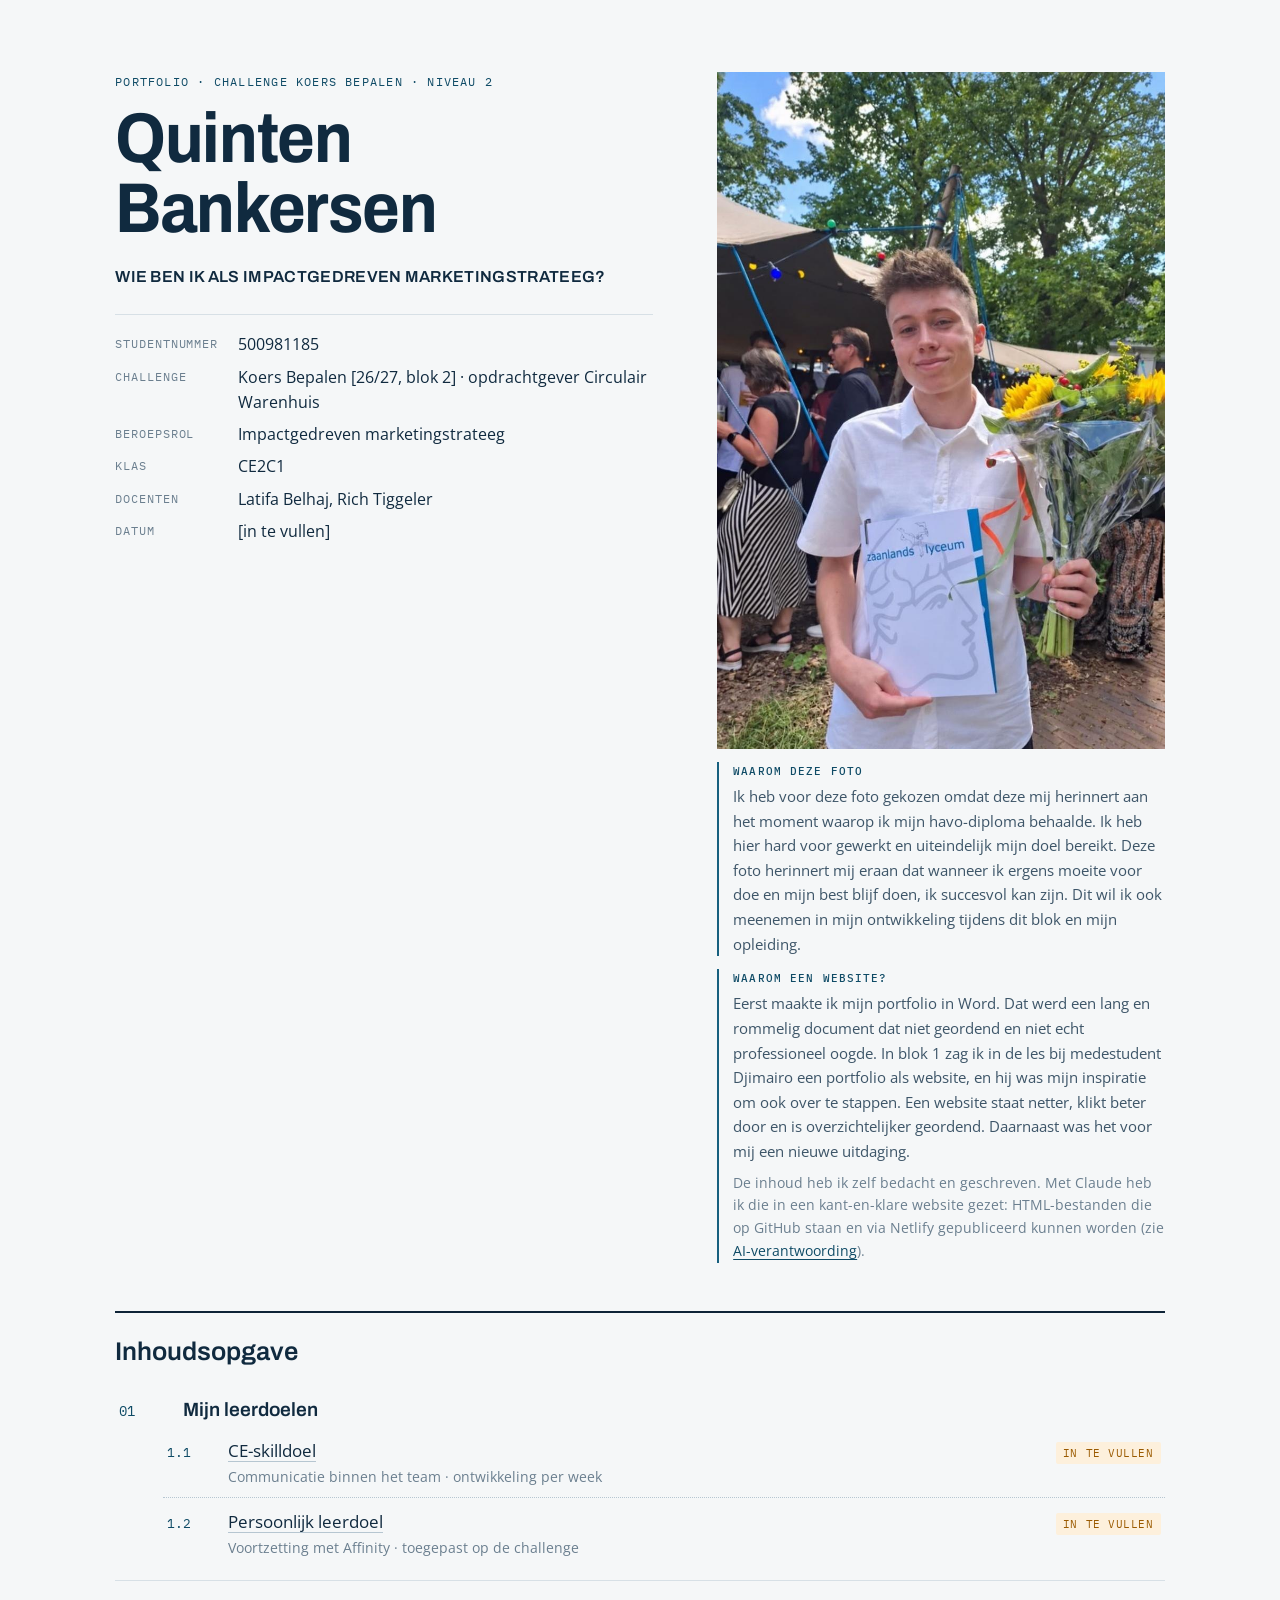
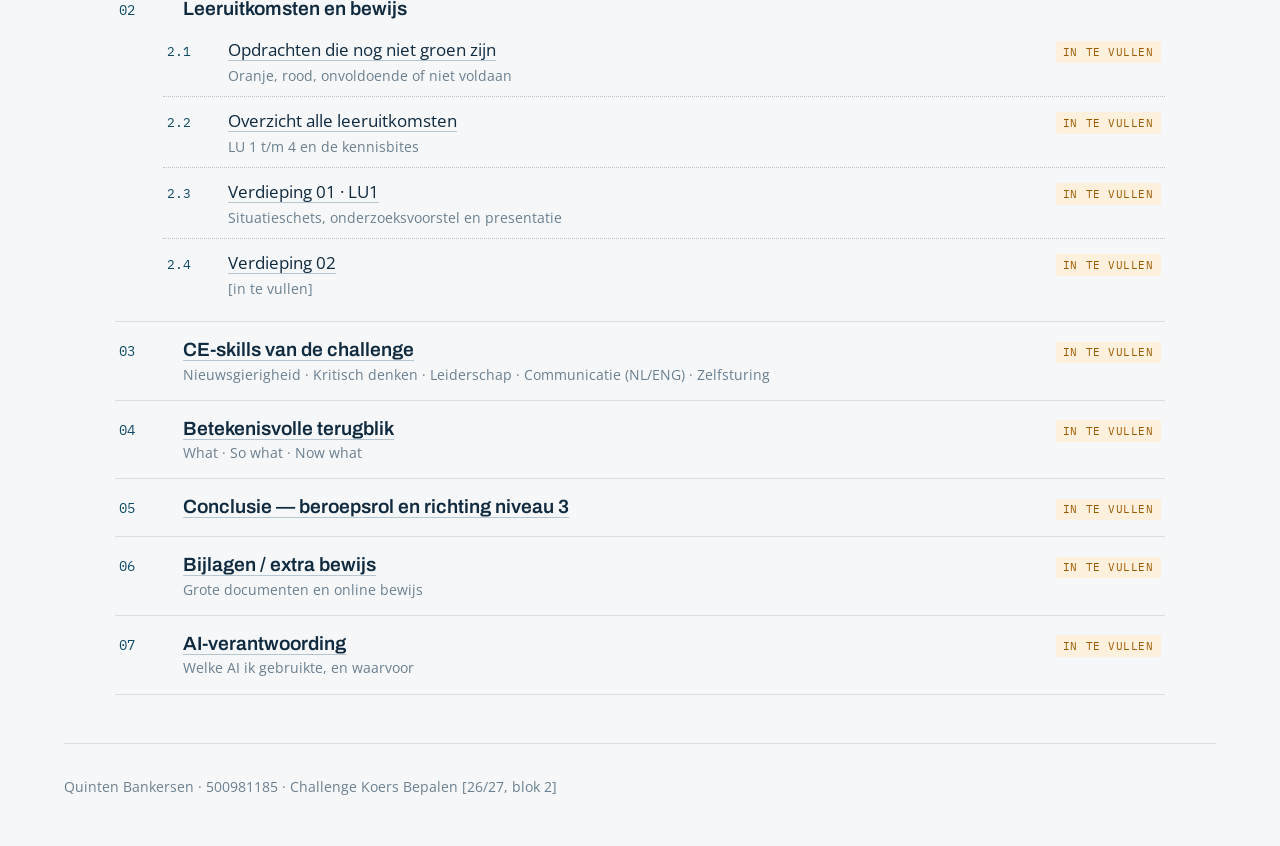
<file: index.html>
<!doctype html>
<html lang="nl">
<head>
<meta charset="utf-8">
<meta name="viewport" content="width=device-width, initial-scale=1, viewport-fit=cover">
<title>Portfolio Quinten Bankersen · blok 2</title>
<link rel="preconnect" href="https://fonts.googleapis.com">
<link rel="preconnect" href="https://fonts.gstatic.com" crossorigin>
<link rel="stylesheet" href="https://fonts.googleapis.com/css2?family=Archivo:wdth,wght@75..100,400..700&family=IBM+Plex+Mono:wght@400;500&family=Open+Sans:ital,wght@0,400;0,600;0,700;1,400&display=swap">
<link rel="stylesheet" href="assets/styles.css">
</head>
<body class="home">
<main class="home__main">
  <section class="whoami" aria-labelledby="home-title">
    <div class="whoami__text">
      <p class="hero__meta">Portfolio · Challenge Koers Bepalen · niveau 2</p>
      <h1 id="home-title">Quinten Bankersen</h1>
      <p class="hero__q">Wie ben ik als impactgedreven marketingstrateeg?</p>
      <dl class="facts">
        <dt>Studentnummer</dt><dd>500981185</dd>
        <dt>Challenge</dt><dd>Koers Bepalen [26/27, blok 2] · opdrachtgever Circulair Warenhuis</dd>
        <dt>Beroepsrol</dt><dd>Impactgedreven marketingstrateeg</dd>
        <dt>Klas</dt><dd>CE2C1</dd>
        <dt>Docenten</dt><dd>Latifa Belhaj, Rich Tiggeler</dd>
        <dt>Datum</dt><dd>[in te vullen]</dd>
      </dl>
    </div>
    <figure class="hero__photo">
      <button class="shot" type="button"><img src="img/voorblad-foto.jpg" width="847" height="1280" alt="Quinten met zijn havo-diploma van het Zaanlands Lyceum en een bos zonnebloemen"></button>
      <figcaption><b>Waarom deze foto</b>Ik heb voor deze foto gekozen omdat deze mij herinnert aan het moment waarop ik mijn havo-diploma behaalde. Ik heb hier hard voor gewerkt en uiteindelijk mijn doel bereikt. Deze foto herinnert mij eraan dat wanneer ik ergens moeite voor doe en mijn best blijf doen, ik succesvol kan zijn. Dit wil ik ook meenemen in mijn ontwikkeling tijdens dit blok en mijn opleiding.</figcaption>
      <div class="hero__why"><b>Waarom een website?</b><p>Eerst maakte ik mijn portfolio in Word. Dat werd een lang en rommelig document dat niet geordend en niet echt professioneel oogde. In blok 1 zag ik in de les bij medestudent Djimairo een portfolio als website, en hij was mijn inspiratie om ook over te stappen. Een website staat netter, klikt beter door en is overzichtelijker geordend. Daarnaast was het voor mij een nieuwe uitdaging.</p><p class="hero__how">De inhoud heb ik zelf bedacht en geschreven. Met Claude heb ik die in een kant-en-klare website gezet: HTML-bestanden die op GitHub staan en via Netlify gepubliceerd kunnen worden (zie <a href="ai-verantwoording.html">AI-verantwoording</a>).</p></div>
    </figure>
  </section>
  <section class="contents" aria-labelledby="toc-title">
    <h2 id="toc-title">Inhoudsopgave</h2>
    <ol class="toc-home"><li class="toc-ch"><div class="toc-ch__row toc-ch__row--head"><span class="toc-ch__n">01</span><span class="toc-ch__t">Mijn leerdoelen</span></div><ul class="toc-sub"><li><a href="ce-skilldoel.html"><span class="toc-sub__n">1.1</span><span class="toc-sub__t"><span class="u">CE-skilldoel</span><small>Communicatie binnen het team · ontwikkeling per week</small></span><span class="pill pill--part">In te vullen</span></a></li><li><a href="persoonlijk-leerdoel.html"><span class="toc-sub__n">1.2</span><span class="toc-sub__t"><span class="u">Persoonlijk leerdoel</span><small>Voortzetting met Affinity · toegepast op de challenge</small></span><span class="pill pill--part">In te vullen</span></a></li></ul></li><li class="toc-ch"><div class="toc-ch__row toc-ch__row--head"><span class="toc-ch__n">02</span><span class="toc-ch__t">Leeruitkomsten en bewijs</span></div><ul class="toc-sub"><li><a href="niet-groen.html"><span class="toc-sub__n">2.1</span><span class="toc-sub__t"><span class="u">Opdrachten die nog niet groen zijn</span><small>Oranje, rood, onvoldoende of niet voldaan</small></span><span class="pill pill--part">In te vullen</span></a></li><li><a href="leeruitkomsten.html"><span class="toc-sub__n">2.2</span><span class="toc-sub__t"><span class="u">Overzicht alle leeruitkomsten</span><small>LU 1 t/m 4 en de kennisbites</small></span><span class="pill pill--part">In te vullen</span></a></li><li><a href="verdieping-01.html"><span class="toc-sub__n">2.3</span><span class="toc-sub__t"><span class="u">Verdieping 01 · LU1</span><small>Situatieschets, onderzoeksvoorstel en presentatie</small></span><span class="pill pill--part">In te vullen</span></a></li><li><a href="verdieping-02.html"><span class="toc-sub__n">2.4</span><span class="toc-sub__t"><span class="u">Verdieping 02</span><small>[in te vullen]</small></span><span class="pill pill--part">In te vullen</span></a></li></ul></li><li class="toc-ch"><a class="toc-ch__row" href="ce-skills.html"><span class="toc-ch__n">03</span><span class="toc-ch__t"><span class="u">CE-skills van de challenge</span><small>Nieuwsgierigheid · Kritisch denken · Leiderschap · Communicatie (NL/ENG) · Zelfsturing</small></span><span class="pill pill--part">In te vullen</span></a></li><li class="toc-ch"><a class="toc-ch__row" href="terugblik.html"><span class="toc-ch__n">04</span><span class="toc-ch__t"><span class="u">Betekenisvolle terugblik</span><small>What · So what · Now what</small></span><span class="pill pill--part">In te vullen</span></a></li><li class="toc-ch"><a class="toc-ch__row" href="conclusie.html"><span class="toc-ch__n">05</span><span class="toc-ch__t"><span class="u">Conclusie — beroepsrol en richting niveau 3</span></span><span class="pill pill--part">In te vullen</span></a></li><li class="toc-ch"><a class="toc-ch__row" href="bijlagen.html"><span class="toc-ch__n">06</span><span class="toc-ch__t"><span class="u">Bijlagen / extra bewijs</span><small>Grote documenten en online bewijs</small></span><span class="pill pill--part">In te vullen</span></a></li><li class="toc-ch"><a class="toc-ch__row" href="ai-verantwoording.html"><span class="toc-ch__n">07</span><span class="toc-ch__t"><span class="u">AI-verantwoording</span><small>Welke AI ik gebruikte, en waarvoor</small></span><span class="pill pill--part">In te vullen</span></a></li></ol>
  </section>
</main>
<footer class="site">Quinten Bankersen · 500981185 · Challenge Koers Bepalen [26/27, blok 2]</footer>
<div class="lightbox" id="lightbox" role="dialog" aria-modal="true" aria-label="Afbeelding vergroot" hidden>
  <div class="lightbox__bar"><span id="lightbox-cap"></span><span class="lightbox__btns"><button type="button" id="lightbox-zoom">Ware grootte</button><button type="button" id="lightbox-close">Sluiten</button></span></div>
  <div class="lightbox__stage"><img id="lightbox-img" alt=""></div>
</div>
<script src="assets/script.js"></script>
</body>
</html>
</file>
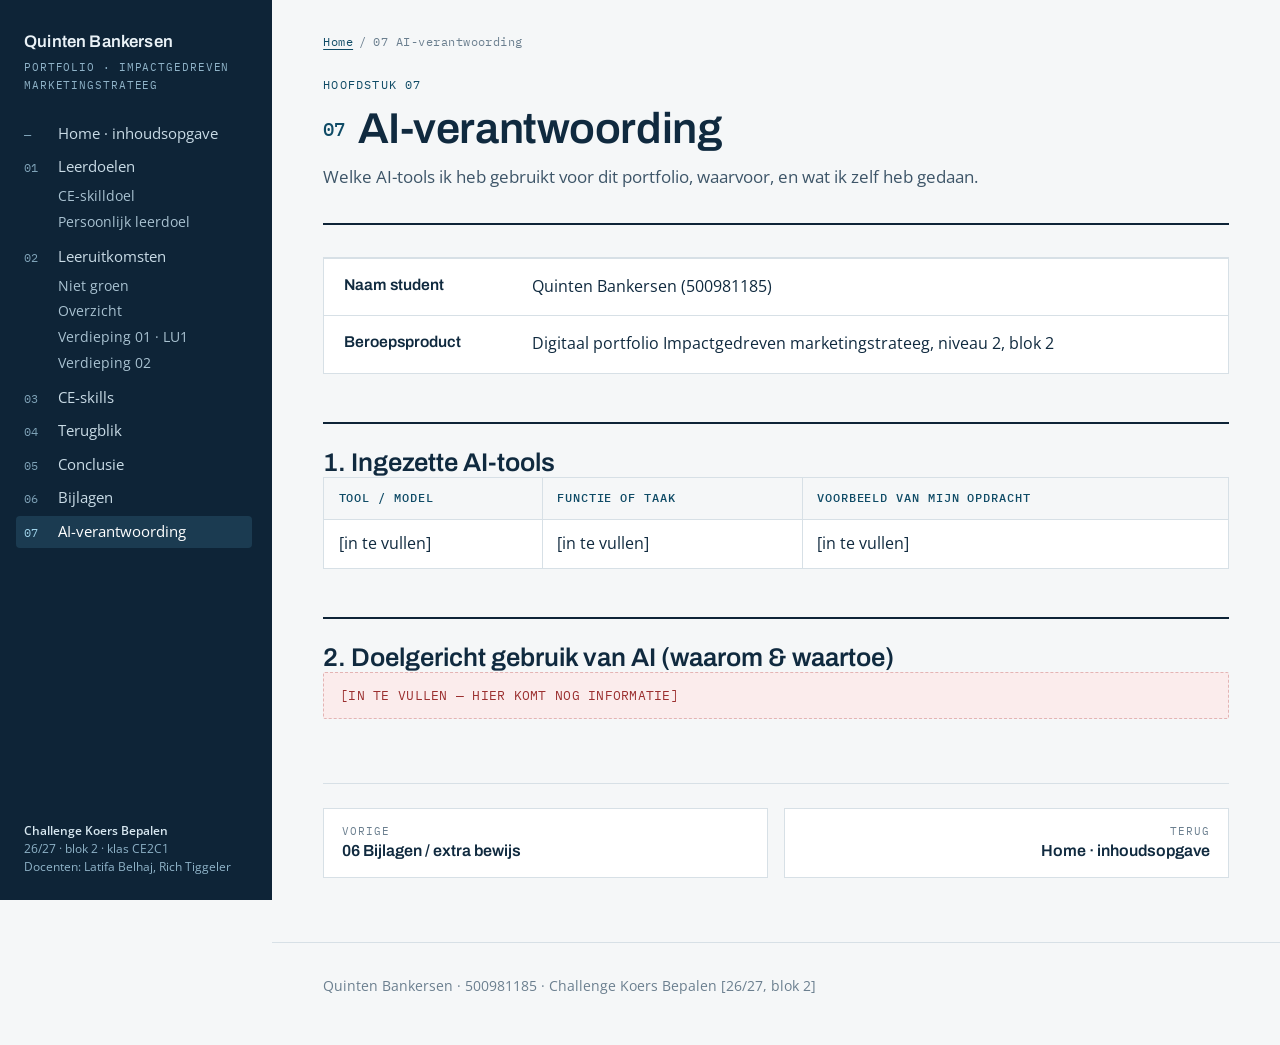
<file: ai-verantwoording.html>
<!doctype html>
<html lang="nl">
<head>
<meta charset="utf-8">
<meta name="viewport" content="width=device-width, initial-scale=1, viewport-fit=cover">
<title>AI-verantwoording · Portfolio Quinten Bankersen</title>
<link rel="preconnect" href="https://fonts.googleapis.com">
<link rel="preconnect" href="https://fonts.gstatic.com" crossorigin>
<link rel="stylesheet" href="https://fonts.googleapis.com/css2?family=Archivo:wdth,wght@75..100,400..700&family=IBM+Plex+Mono:wght@400;500&family=Open+Sans:ital,wght@0,400;0,600;0,700;1,400&display=swap">
<link rel="stylesheet" href="assets/styles.css">
</head>
<body class="has-rail">
<header class="topbar">
  <div class="topbar__left"><a class="topbar__name" href="index.html">Quinten Bankersen</a><span class="topbar__where">07 · AI-verantwoording</span></div>
  <button class="menu-btn" id="menu-btn" type="button" aria-controls="rail" aria-expanded="false">Menu</button>
</header>
<nav class="rail" id="rail" aria-label="Hoofdstukken">
  <div class="rail__id"><a class="rail__name" href="index.html">Quinten Bankersen</a><span class="rail__sub">Portfolio · Impactgedreven marketingstrateeg</span></div>
  <ul class="toc"><li><a href="index.html"><span class="n">—</span><span>Home · inhoudsopgave</span></a></li><li><a href="ce-skilldoel.html"><span class="n">01</span><span>Leerdoelen</span></a><ul class="toc__sub"><li><a href="ce-skilldoel.html">CE-skilldoel</a></li><li><a href="persoonlijk-leerdoel.html">Persoonlijk leerdoel</a></li></ul></li><li><a href="niet-groen.html"><span class="n">02</span><span>Leeruitkomsten</span></a><ul class="toc__sub"><li><a href="niet-groen.html">Niet groen</a></li><li><a href="leeruitkomsten.html">Overzicht</a></li><li><a href="verdieping-01.html">Verdieping 01 · LU1</a></li><li><a href="verdieping-02.html">Verdieping 02</a></li></ul></li><li><a href="ce-skills.html"><span class="n">03</span><span>CE-skills</span></a></li><li><a href="terugblik.html"><span class="n">04</span><span>Terugblik</span></a></li><li><a href="conclusie.html"><span class="n">05</span><span>Conclusie</span></a></li><li><a href="bijlagen.html"><span class="n">06</span><span>Bijlagen</span></a></li><li><a href="ai-verantwoording.html" class="is-active" aria-current="page"><span class="n">07</span><span>AI-verantwoording</span></a></li></ul>
  <div class="rail__foot"><strong>Challenge Koers Bepalen</strong><br>26/27 · blok 2 · klas CE2C1<br>Docenten: Latifa Belhaj, Rich Tiggeler</div>
</nav>
<main>
  <nav class="crumbs" aria-label="Kruimelpad"><a href="index.html">Home</a><span>/</span><span>07 AI-verantwoording</span></nav>
  <header class="page__head">
    <span class="eyebrow">Hoofdstuk 07</span>
    <h1><span class="page__num">07</span> AI-verantwoording</h1>
    
    <p class="lede">Welke AI-tools ik heb gebruikt voor dit portfolio, waarvoor, en wat ik zelf heb gedaan.</p>
  </header>
  
  <div class="lu"><div class="fields">
  <div class="field"><span class="field__k">Naam student</span><div class="field__v"><p>Quinten Bankersen (500981185)</p></div></div>
  <div class="field"><span class="field__k">Beroepsproduct</span><div class="field__v"><p>Digitaal portfolio Impactgedreven marketingstrateeg, niveau 2, blok 2</p></div></div>
</div></div>
<h2 class="block-title">1. Ingezette AI-tools</h2>
<div class="table-wrap"><table class="plain plain--cols"><thead><tr><th>Tool / model</th><th>Functie of taak</th><th>Voorbeeld van mijn opdracht</th></tr></thead><tbody>
<tr><td>[in te vullen]</td><td>[in te vullen]</td><td>[in te vullen]</td></tr>
</tbody></table></div>
<h2 class="block-title">2. Doelgericht gebruik van AI (waarom &amp; waartoe)</h2>
<div class="missing"><p>[IN TE VULLEN — HIER KOMT NOG INFORMATIE]</p></div>
  <nav class="pager" aria-label="Vorige en volgende pagina"><a class="pager__prev" href="bijlagen.html"><span>Vorige</span>06 Bijlagen / extra bewijs</a><a class="pager__next" href="index.html"><span>Terug</span>Home · inhoudsopgave</a></nav>
</main>
<footer class="site">Quinten Bankersen · 500981185 · Challenge Koers Bepalen [26/27, blok 2]</footer>
<div class="lightbox" id="lightbox" role="dialog" aria-modal="true" aria-label="Afbeelding vergroot" hidden>
  <div class="lightbox__bar"><span id="lightbox-cap"></span><span class="lightbox__btns"><button type="button" id="lightbox-zoom">Ware grootte</button><button type="button" id="lightbox-close">Sluiten</button></span></div>
  <div class="lightbox__stage"><img id="lightbox-img" alt=""></div>
</div>
<script src="assets/script.js"></script>
</body>
</html>
</file>
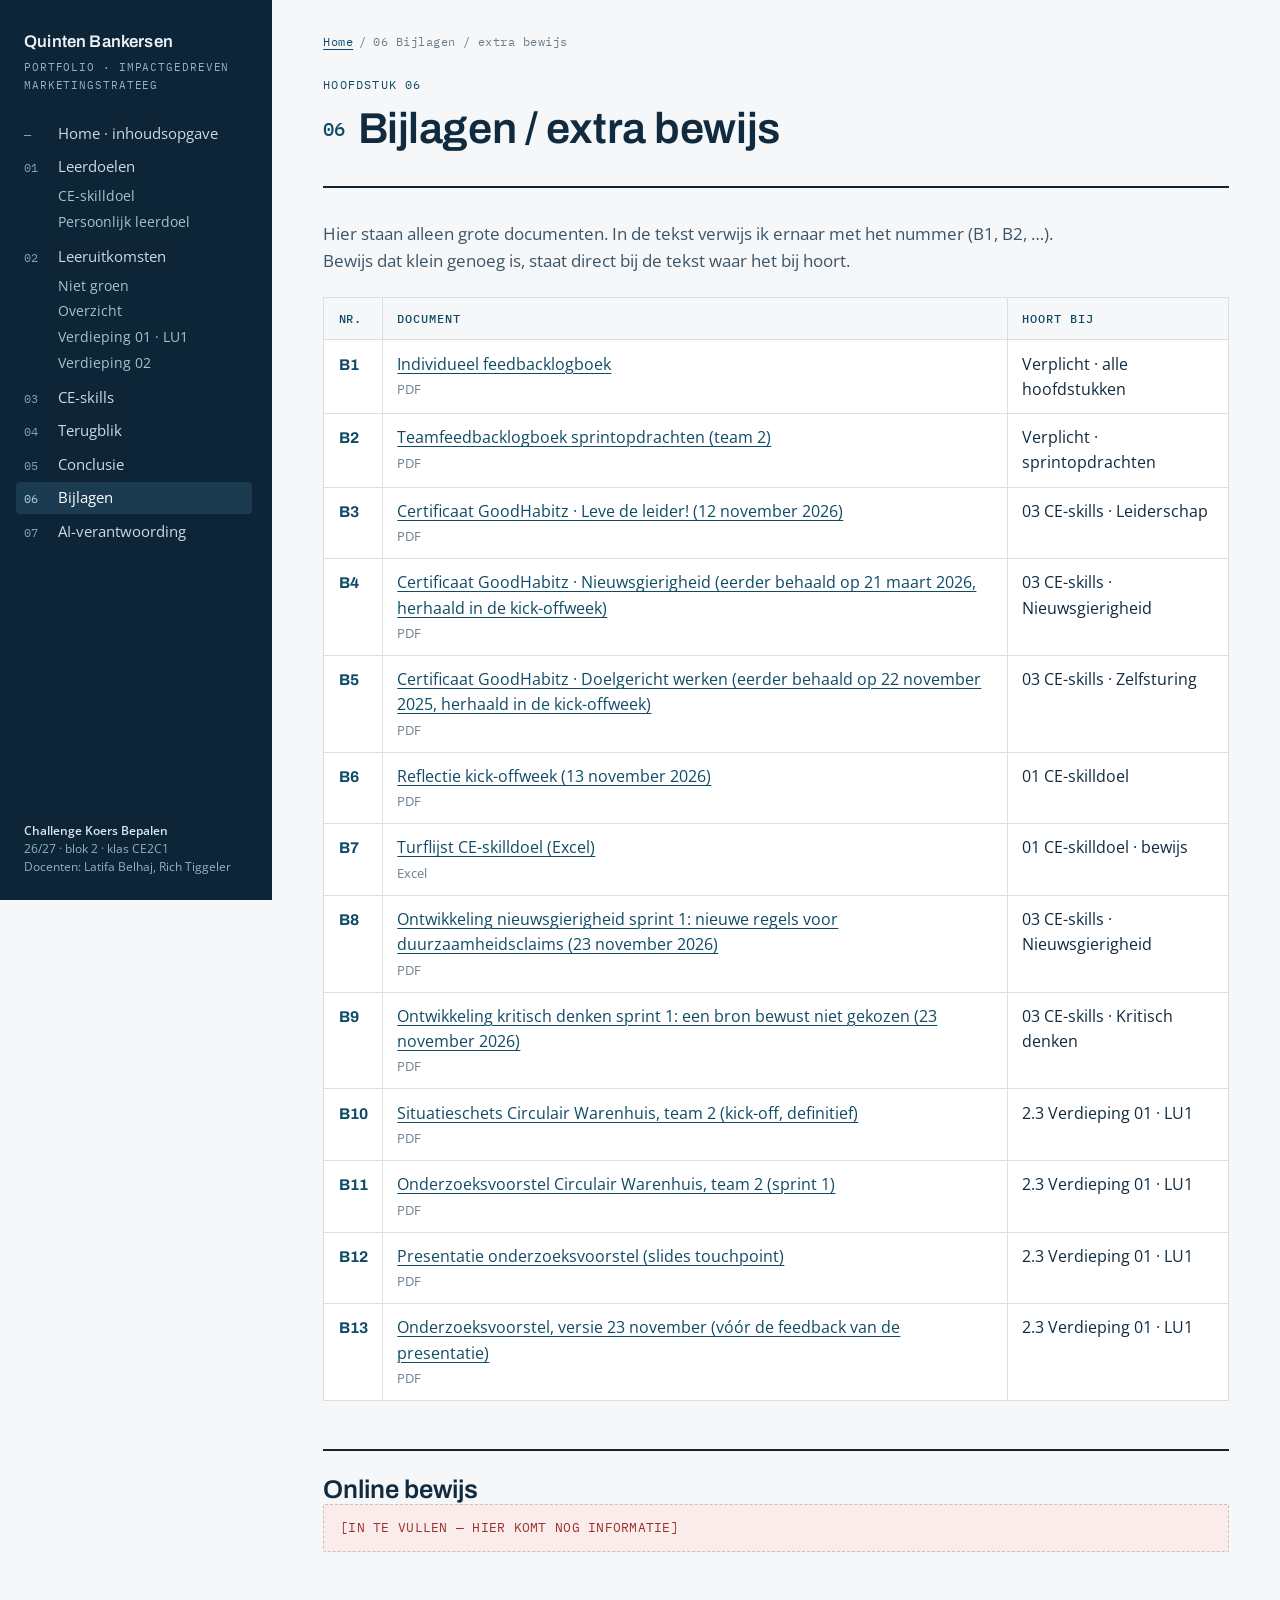
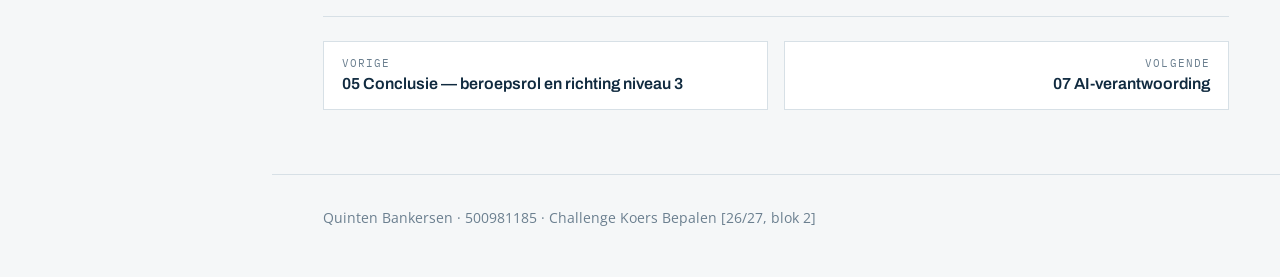
<file: bijlagen.html>
<!doctype html>
<html lang="nl">
<head>
<meta charset="utf-8">
<meta name="viewport" content="width=device-width, initial-scale=1, viewport-fit=cover">
<title>Bijlagen · Portfolio Quinten Bankersen</title>
<link rel="preconnect" href="https://fonts.googleapis.com">
<link rel="preconnect" href="https://fonts.gstatic.com" crossorigin>
<link rel="stylesheet" href="https://fonts.googleapis.com/css2?family=Archivo:wdth,wght@75..100,400..700&family=IBM+Plex+Mono:wght@400;500&family=Open+Sans:ital,wght@0,400;0,600;0,700;1,400&display=swap">
<link rel="stylesheet" href="assets/styles.css">
</head>
<body class="has-rail">
<header class="topbar">
  <div class="topbar__left"><a class="topbar__name" href="index.html">Quinten Bankersen</a><span class="topbar__where">06 · Bijlagen</span></div>
  <button class="menu-btn" id="menu-btn" type="button" aria-controls="rail" aria-expanded="false">Menu</button>
</header>
<nav class="rail" id="rail" aria-label="Hoofdstukken">
  <div class="rail__id"><a class="rail__name" href="index.html">Quinten Bankersen</a><span class="rail__sub">Portfolio · Impactgedreven marketingstrateeg</span></div>
  <ul class="toc"><li><a href="index.html"><span class="n">—</span><span>Home · inhoudsopgave</span></a></li><li><a href="ce-skilldoel.html"><span class="n">01</span><span>Leerdoelen</span></a><ul class="toc__sub"><li><a href="ce-skilldoel.html">CE-skilldoel</a></li><li><a href="persoonlijk-leerdoel.html">Persoonlijk leerdoel</a></li></ul></li><li><a href="niet-groen.html"><span class="n">02</span><span>Leeruitkomsten</span></a><ul class="toc__sub"><li><a href="niet-groen.html">Niet groen</a></li><li><a href="leeruitkomsten.html">Overzicht</a></li><li><a href="verdieping-01.html">Verdieping 01 · LU1</a></li><li><a href="verdieping-02.html">Verdieping 02</a></li></ul></li><li><a href="ce-skills.html"><span class="n">03</span><span>CE-skills</span></a></li><li><a href="terugblik.html"><span class="n">04</span><span>Terugblik</span></a></li><li><a href="conclusie.html"><span class="n">05</span><span>Conclusie</span></a></li><li><a href="bijlagen.html" class="is-active" aria-current="page"><span class="n">06</span><span>Bijlagen</span></a></li><li><a href="ai-verantwoording.html"><span class="n">07</span><span>AI-verantwoording</span></a></li></ul>
  <div class="rail__foot"><strong>Challenge Koers Bepalen</strong><br>26/27 · blok 2 · klas CE2C1<br>Docenten: Latifa Belhaj, Rich Tiggeler</div>
</nav>
<main>
  <nav class="crumbs" aria-label="Kruimelpad"><a href="index.html">Home</a><span>/</span><span>06 Bijlagen / extra bewijs</span></nav>
  <header class="page__head">
    <span class="eyebrow">Hoofdstuk 06</span>
    <h1><span class="page__num">06</span> Bijlagen / extra bewijs</h1>
    
    
  </header>
  
  <p class="block-lede">Hier staan alleen grote documenten. In de tekst verwijs ik ernaar met het nummer (B1, B2, …). Bewijs dat klein genoeg is, staat direct bij de tekst waar het bij hoort.</p><div class="table-wrap"><table class="plain plain--cols bijlagen-table"><thead><tr><th>Nr.</th><th>Document</th><th>Hoort bij</th></tr></thead><tbody><tr id="b1"><td class="bcode">B1</td><td><a href="bijlagen/B1-individueel-feedbacklogboek.pdf" target="_blank" rel="noopener">Individueel feedbacklogboek</a><small>PDF</small></td><td>Verplicht · alle hoofdstukken</td></tr><tr id="b2"><td class="bcode">B2</td><td><a href="bijlagen/B2-teamfeedbacklogboek.pdf" target="_blank" rel="noopener">Teamfeedbacklogboek sprintopdrachten (team 2)</a><small>PDF</small></td><td>Verplicht · sprintopdrachten</td></tr><tr id="b3"><td class="bcode">B3</td><td><a href="bijlagen/B3-goodhabitz-leve-de-leider.pdf" target="_blank" rel="noopener">Certificaat GoodHabitz · Leve de leider! (12 november 2026)</a><small>PDF</small></td><td>03 CE-skills · Leiderschap</td></tr><tr id="b4"><td class="bcode">B4</td><td><a href="bijlagen/B4-goodhabitz-nieuwsgierigheid.pdf" target="_blank" rel="noopener">Certificaat GoodHabitz · Nieuwsgierigheid (eerder behaald op 21 maart 2026, herhaald in de kick-offweek)</a><small>PDF</small></td><td>03 CE-skills · Nieuwsgierigheid</td></tr><tr id="b5"><td class="bcode">B5</td><td><a href="bijlagen/B5-goodhabitz-doelgericht-werken.pdf" target="_blank" rel="noopener">Certificaat GoodHabitz · Doelgericht werken (eerder behaald op 22 november 2025, herhaald in de kick-offweek)</a><small>PDF</small></td><td>03 CE-skills · Zelfsturing</td></tr><tr id="b6"><td class="bcode">B6</td><td><a href="bijlagen/B6-reflectie-kick-offweek.pdf" target="_blank" rel="noopener">Reflectie kick-offweek (13 november 2026)</a><small>PDF</small></td><td>01 CE-skilldoel</td></tr><tr id="b7"><td class="bcode">B7</td><td><a href="bijlagen/turflijst-ce-skilldoel.xlsx" target="_blank" rel="noopener">Turflijst CE-skilldoel (Excel)</a><small>Excel</small></td><td>01 CE-skilldoel · bewijs</td></tr><tr id="b8"><td class="bcode">B8</td><td><a href="bijlagen/B8-ontwikkeling-nieuwsgierigheid.pdf" target="_blank" rel="noopener">Ontwikkeling nieuwsgierigheid sprint 1: nieuwe regels voor duurzaamheidsclaims (23 november 2026)</a><small>PDF</small></td><td>03 CE-skills · Nieuwsgierigheid</td></tr><tr id="b9"><td class="bcode">B9</td><td><a href="bijlagen/B9-ontwikkeling-kritisch-denken.pdf" target="_blank" rel="noopener">Ontwikkeling kritisch denken sprint 1: een bron bewust niet gekozen (23 november 2026)</a><small>PDF</small></td><td>03 CE-skills · Kritisch denken</td></tr><tr id="b10"><td class="bcode">B10</td><td><a href="bijlagen/B10-situatieschets.pdf" target="_blank" rel="noopener">Situatieschets Circulair Warenhuis, team 2 (kick-off, definitief)</a><small>PDF</small></td><td>2.3 Verdieping 01 · LU1</td></tr><tr id="b11"><td class="bcode">B11</td><td><a href="bijlagen/B11-onderzoeksvoorstel.pdf" target="_blank" rel="noopener">Onderzoeksvoorstel Circulair Warenhuis, team 2 (sprint 1)</a><small>PDF</small></td><td>2.3 Verdieping 01 · LU1</td></tr><tr id="b12"><td class="bcode">B12</td><td><a href="bijlagen/B12-presentatie-onderzoeksvoorstel.pdf" target="_blank" rel="noopener">Presentatie onderzoeksvoorstel (slides touchpoint)</a><small>PDF</small></td><td>2.3 Verdieping 01 · LU1</td></tr><tr id="b13"><td class="bcode">B13</td><td><a href="bijlagen/B13-onderzoeksvoorstel-23-november.pdf" target="_blank" rel="noopener">Onderzoeksvoorstel, versie 23 november (vóór de feedback van de presentatie)</a><small>PDF</small></td><td>2.3 Verdieping 01 · LU1</td></tr></tbody></table></div><h2 class="block-title" id="online">Online bewijs</h2><div class="missing"><p>[IN TE VULLEN — HIER KOMT NOG INFORMATIE]</p></div>
  <nav class="pager" aria-label="Vorige en volgende pagina"><a class="pager__prev" href="conclusie.html"><span>Vorige</span>05 Conclusie — beroepsrol en richting niveau 3</a><a class="pager__next" href="ai-verantwoording.html"><span>Volgende</span>07 AI-verantwoording</a></nav>
</main>
<footer class="site">Quinten Bankersen · 500981185 · Challenge Koers Bepalen [26/27, blok 2]</footer>
<div class="lightbox" id="lightbox" role="dialog" aria-modal="true" aria-label="Afbeelding vergroot" hidden>
  <div class="lightbox__bar"><span id="lightbox-cap"></span><span class="lightbox__btns"><button type="button" id="lightbox-zoom">Ware grootte</button><button type="button" id="lightbox-close">Sluiten</button></span></div>
  <div class="lightbox__stage"><img id="lightbox-img" alt=""></div>
</div>
<script src="assets/script.js"></script>
</body>
</html>
</file>
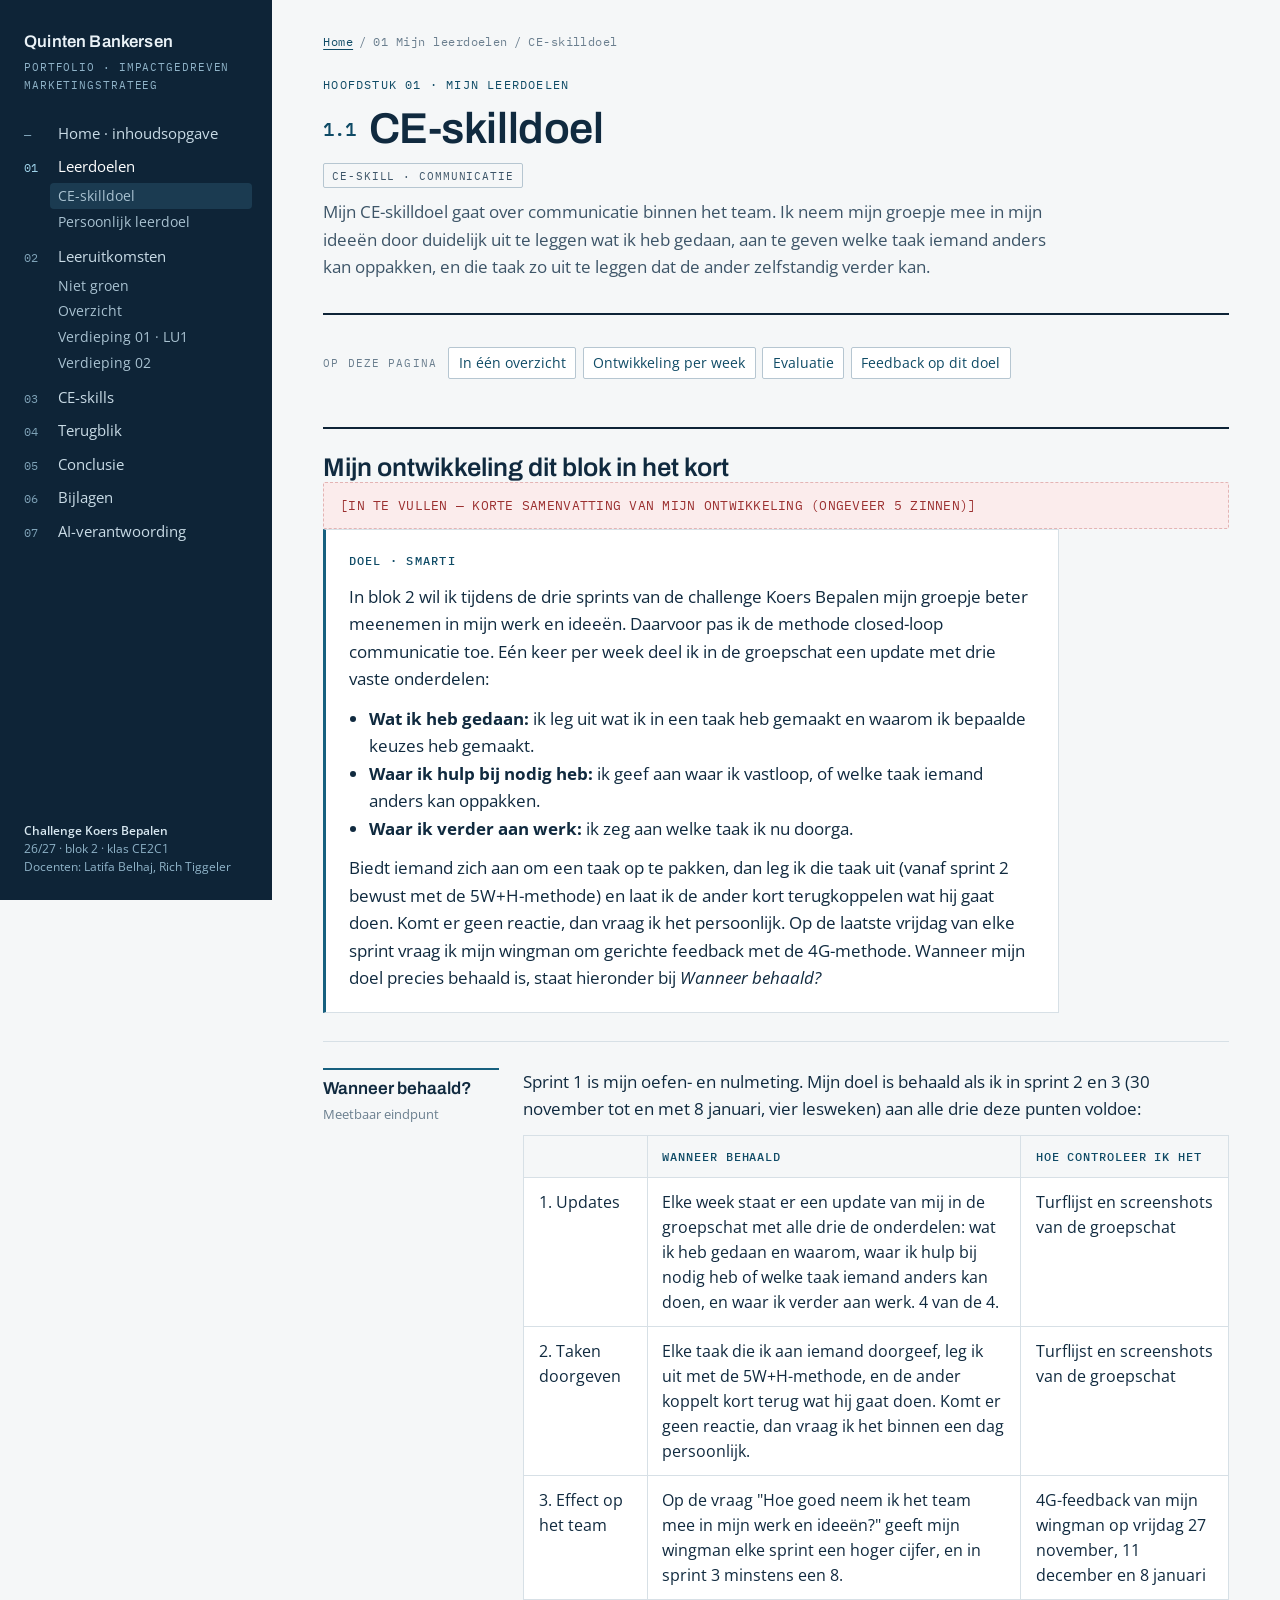
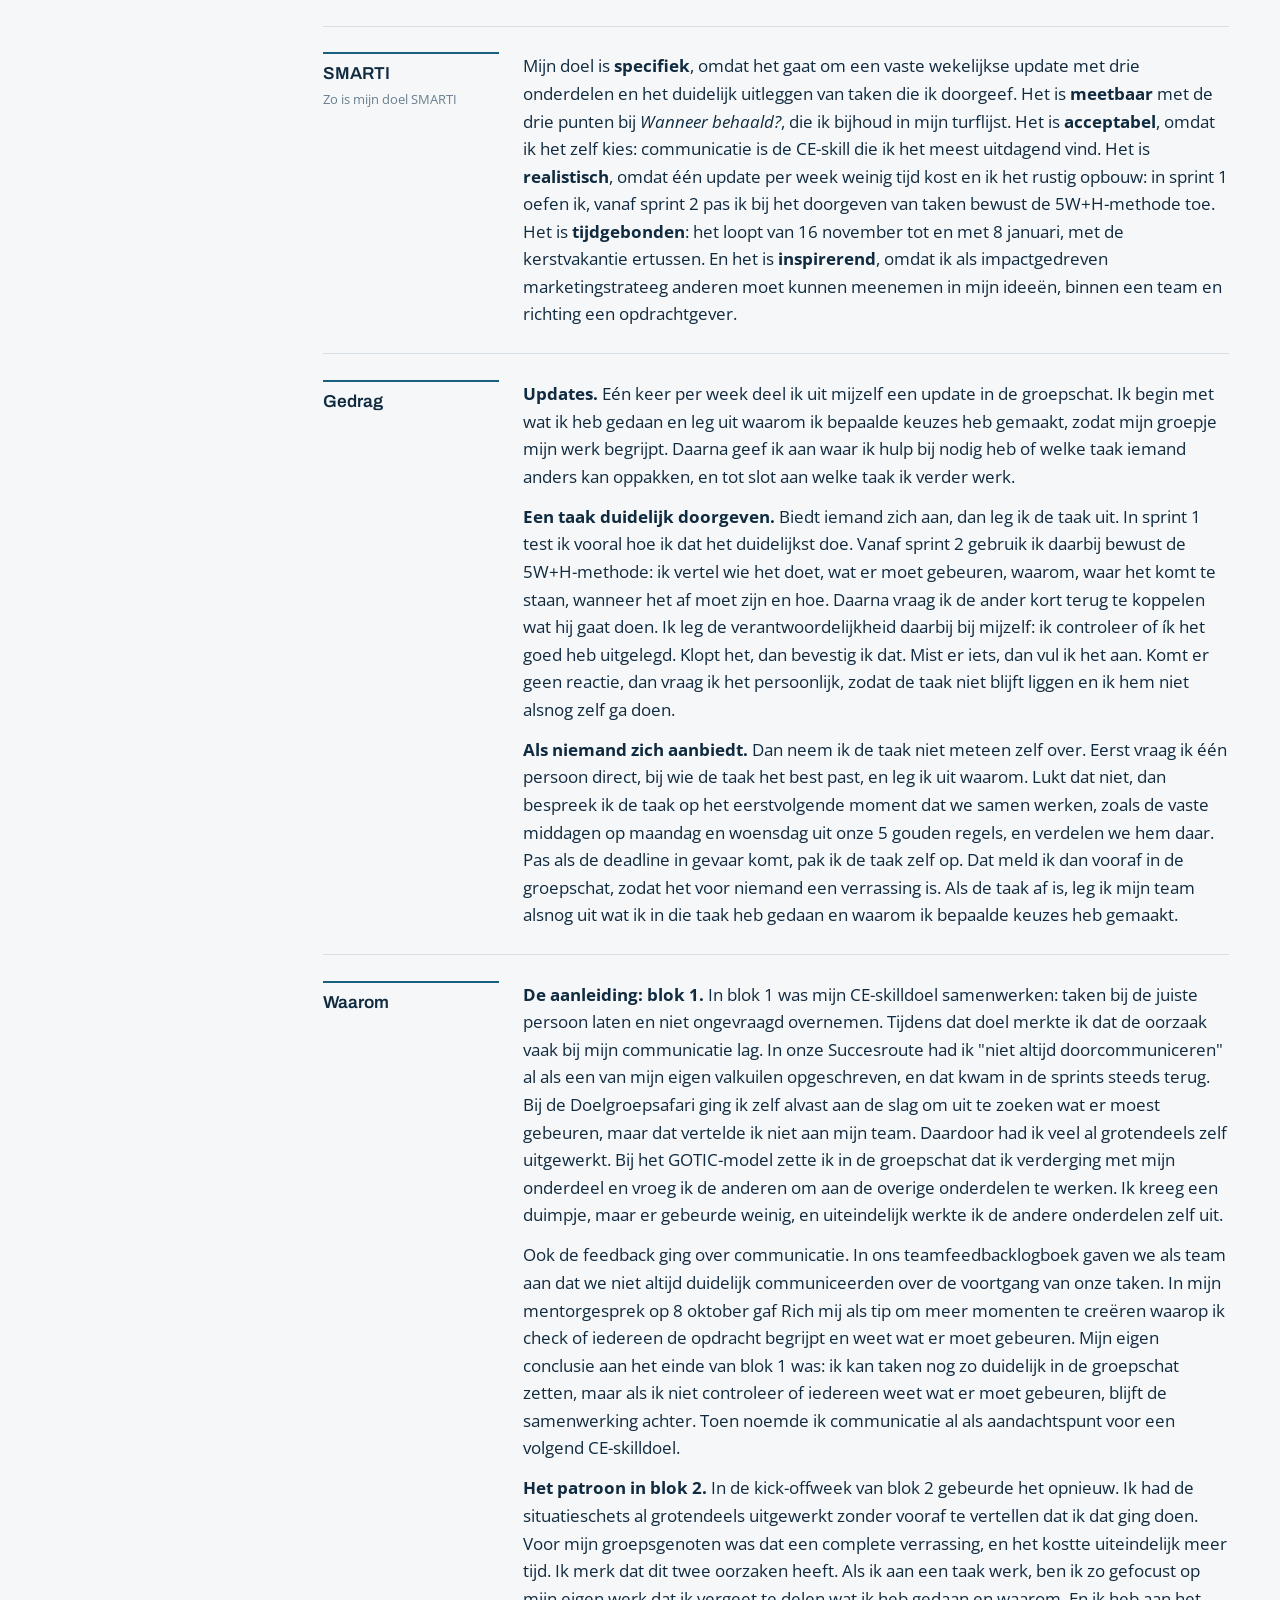
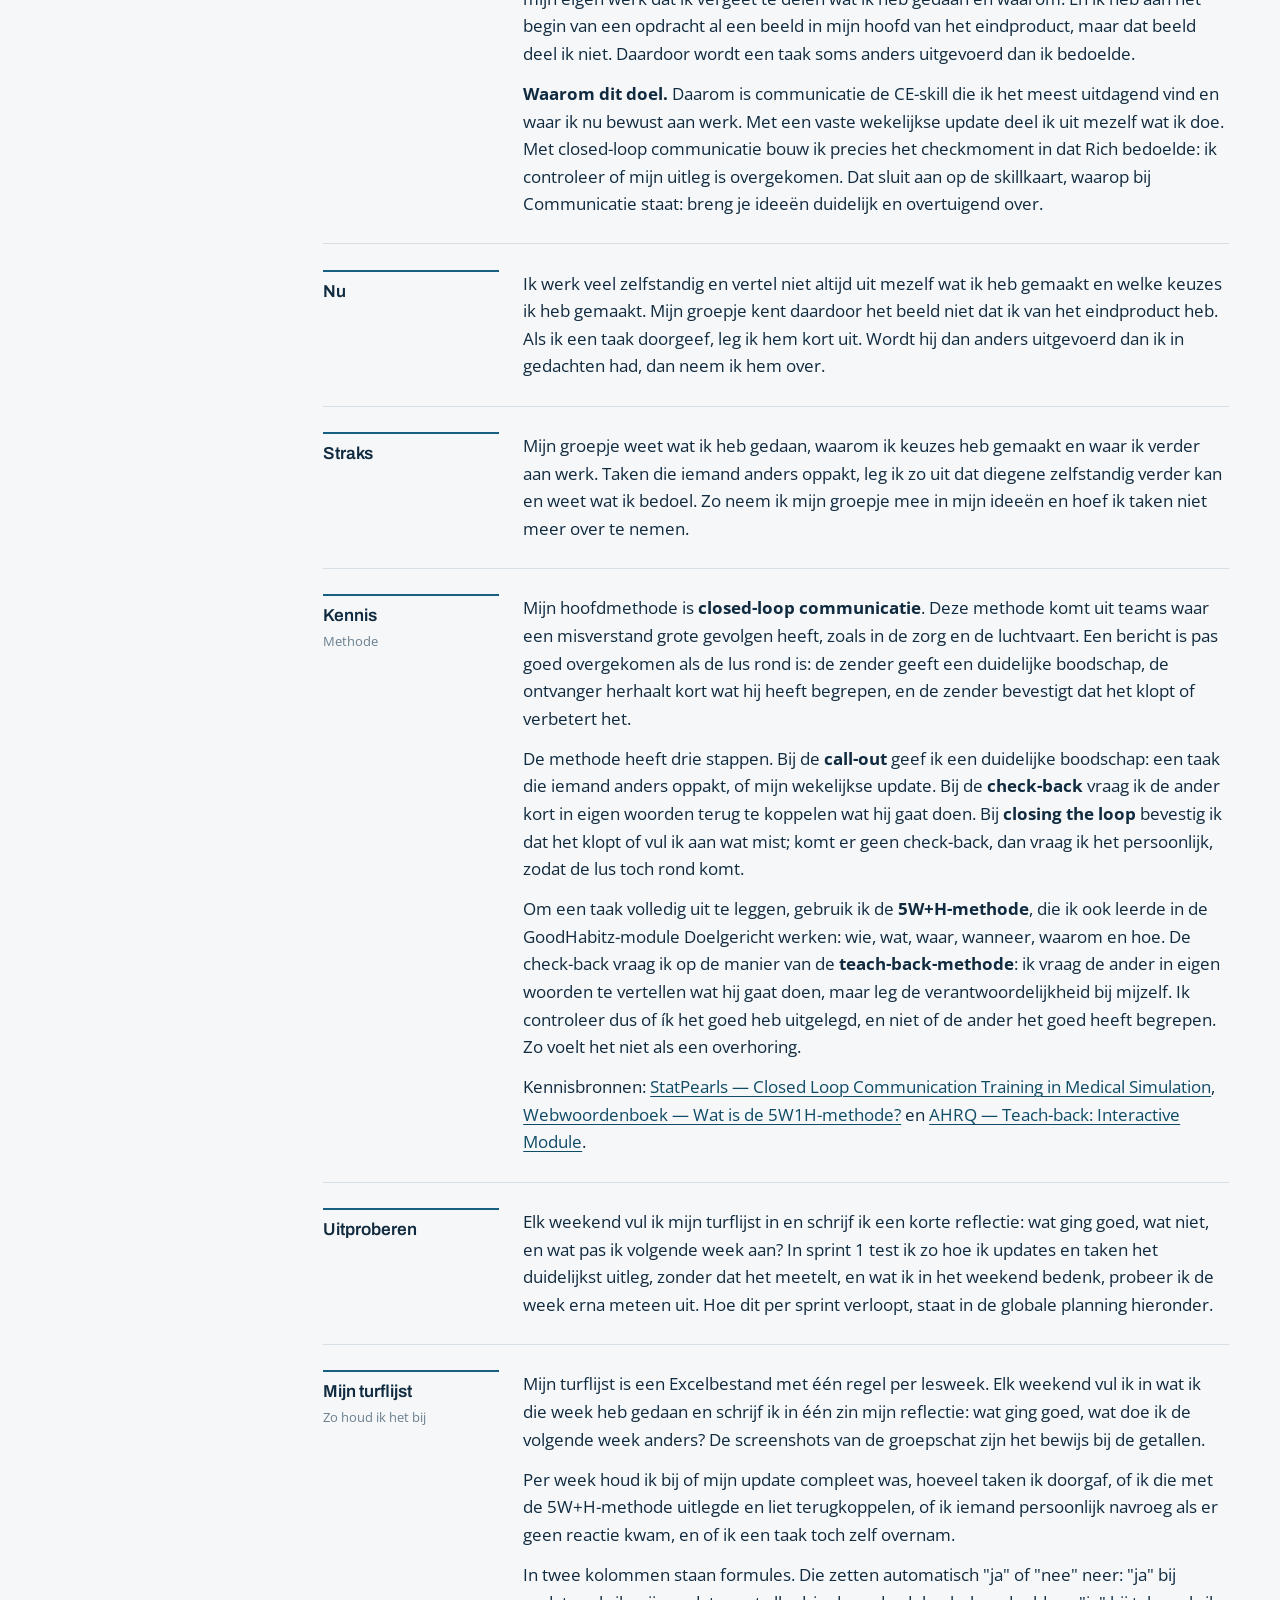
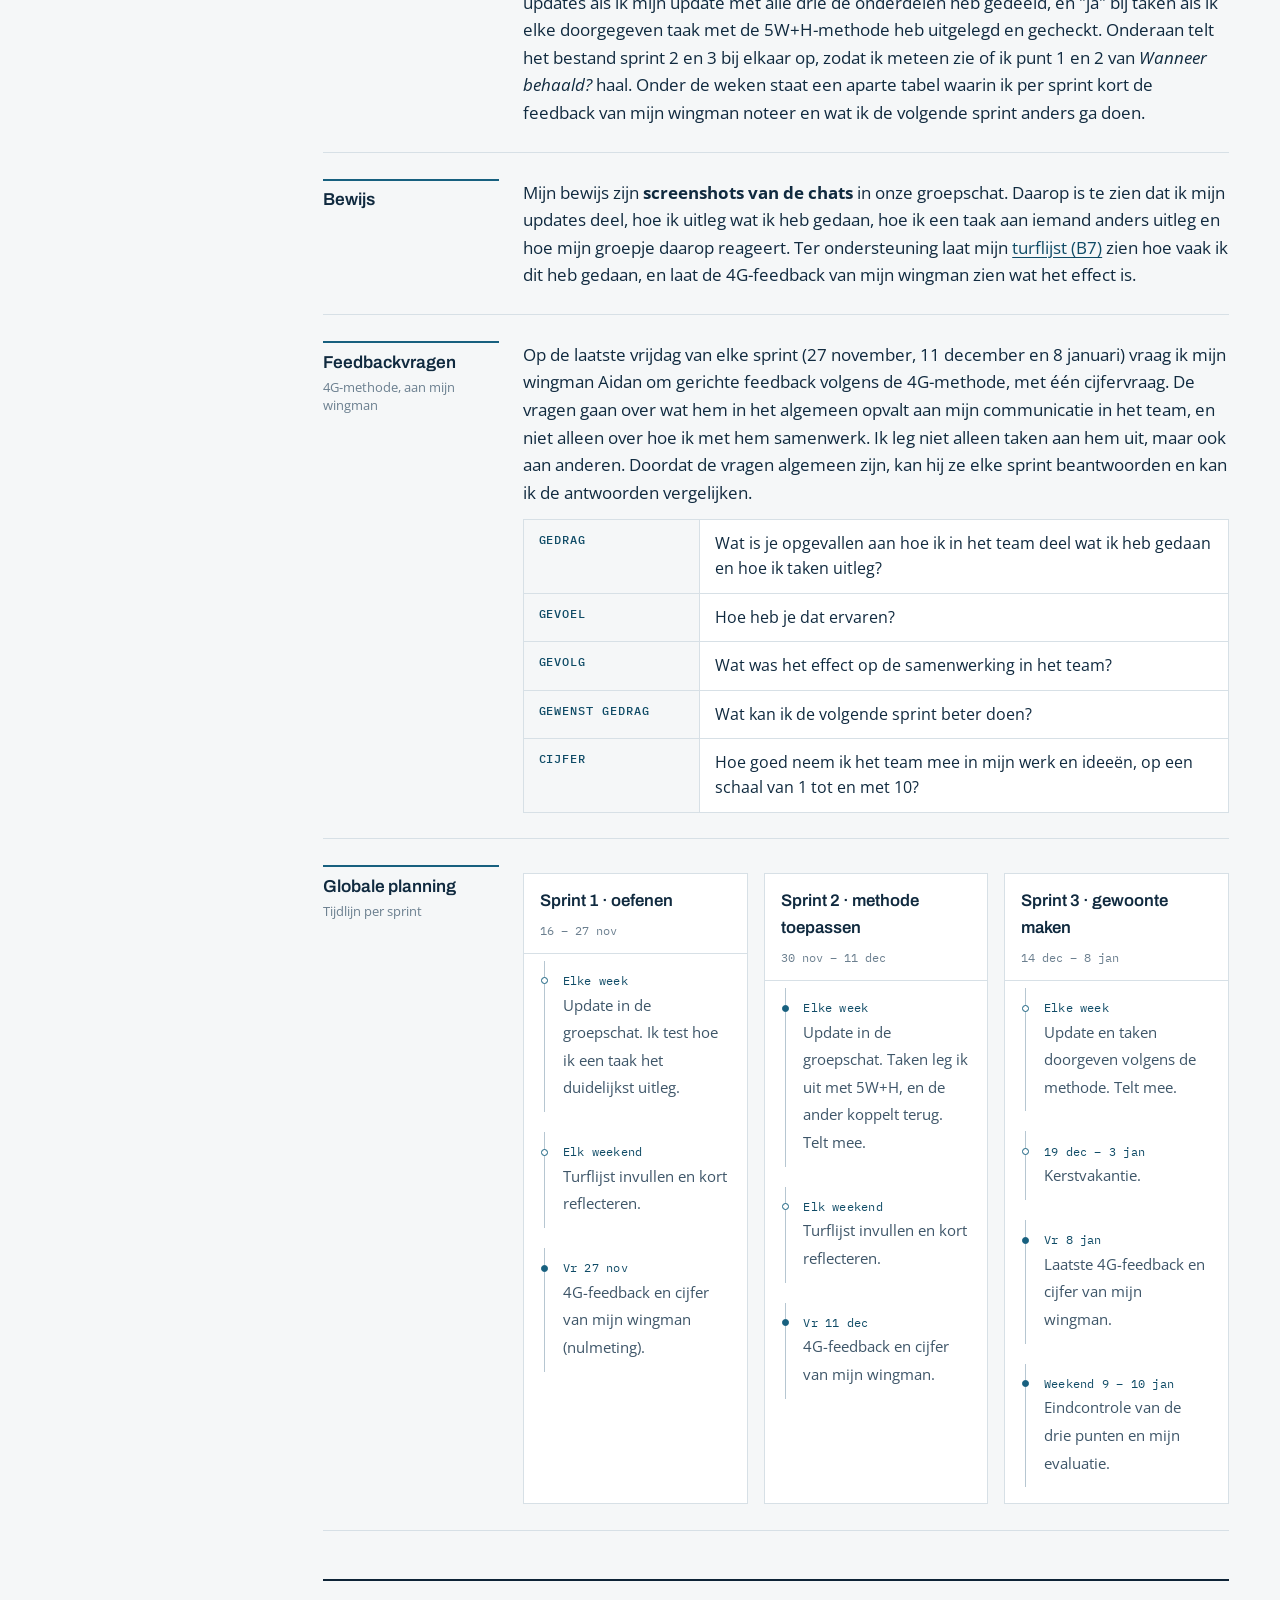
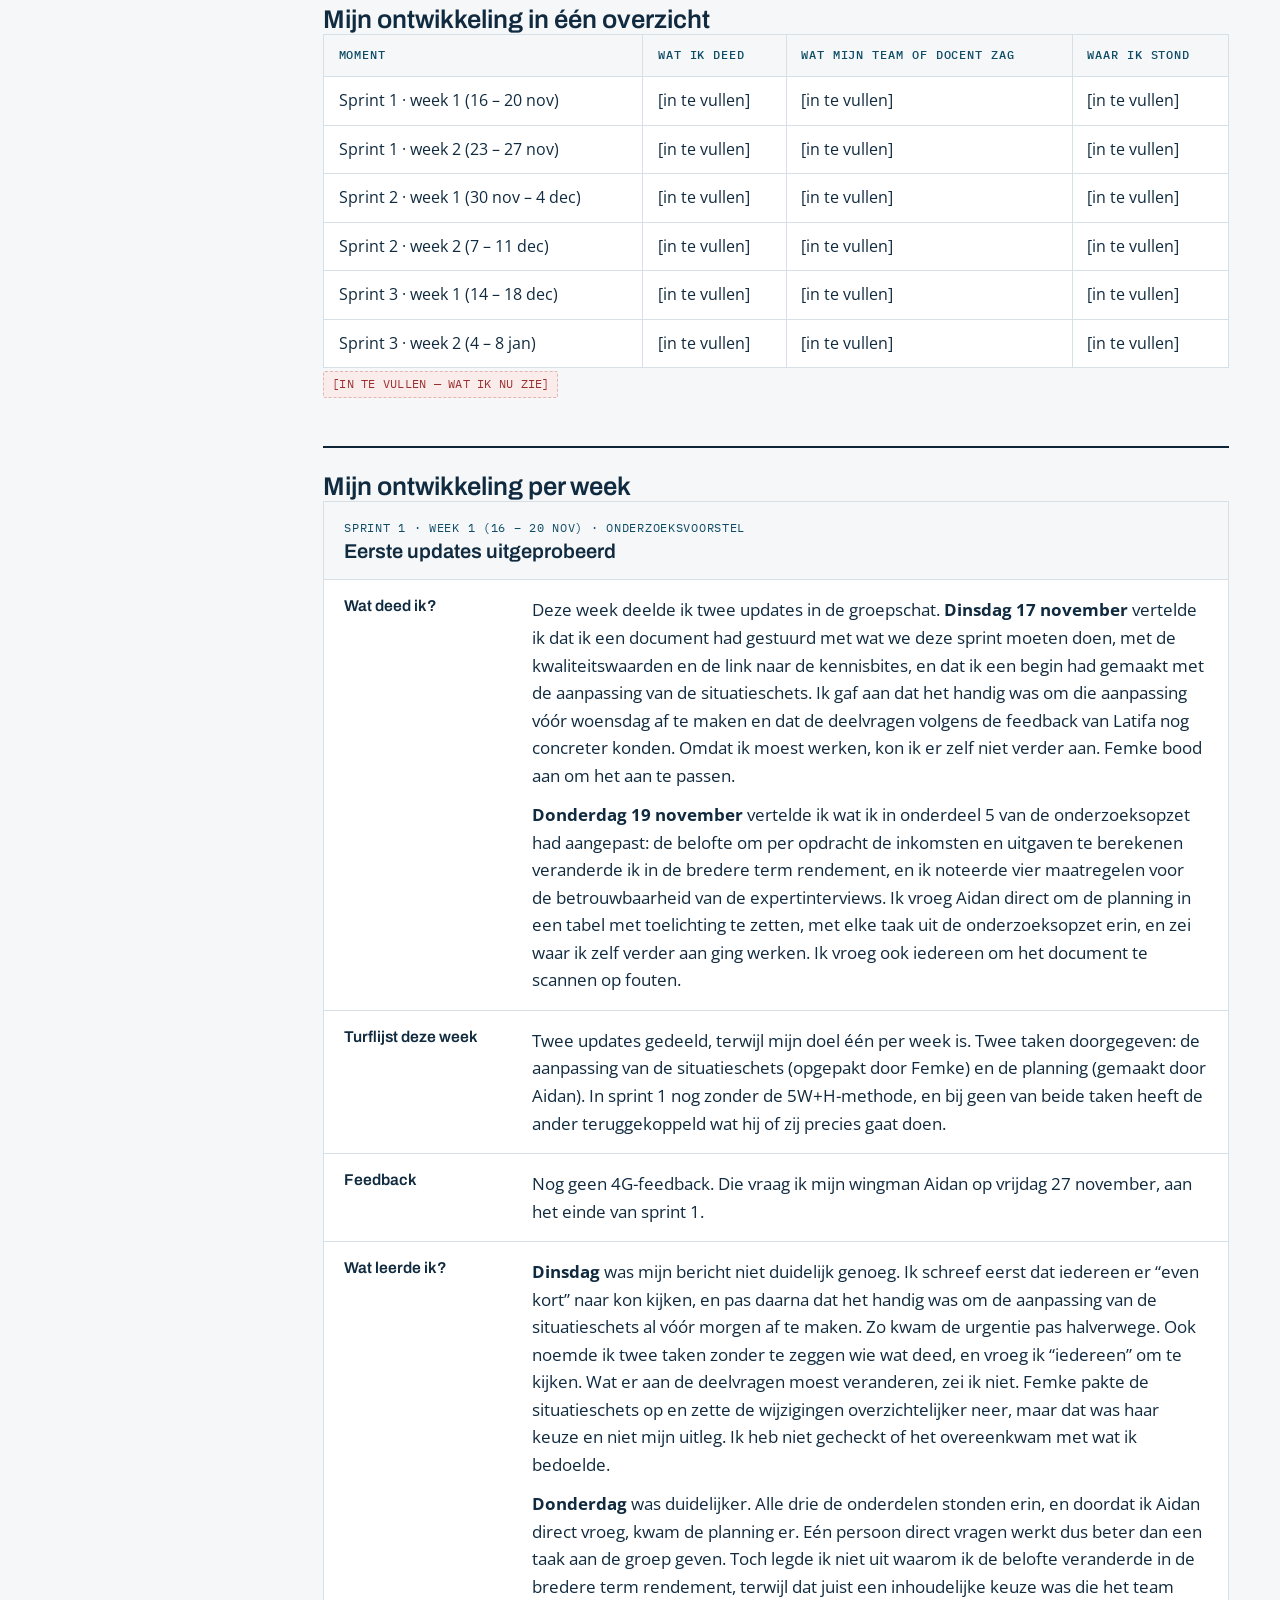
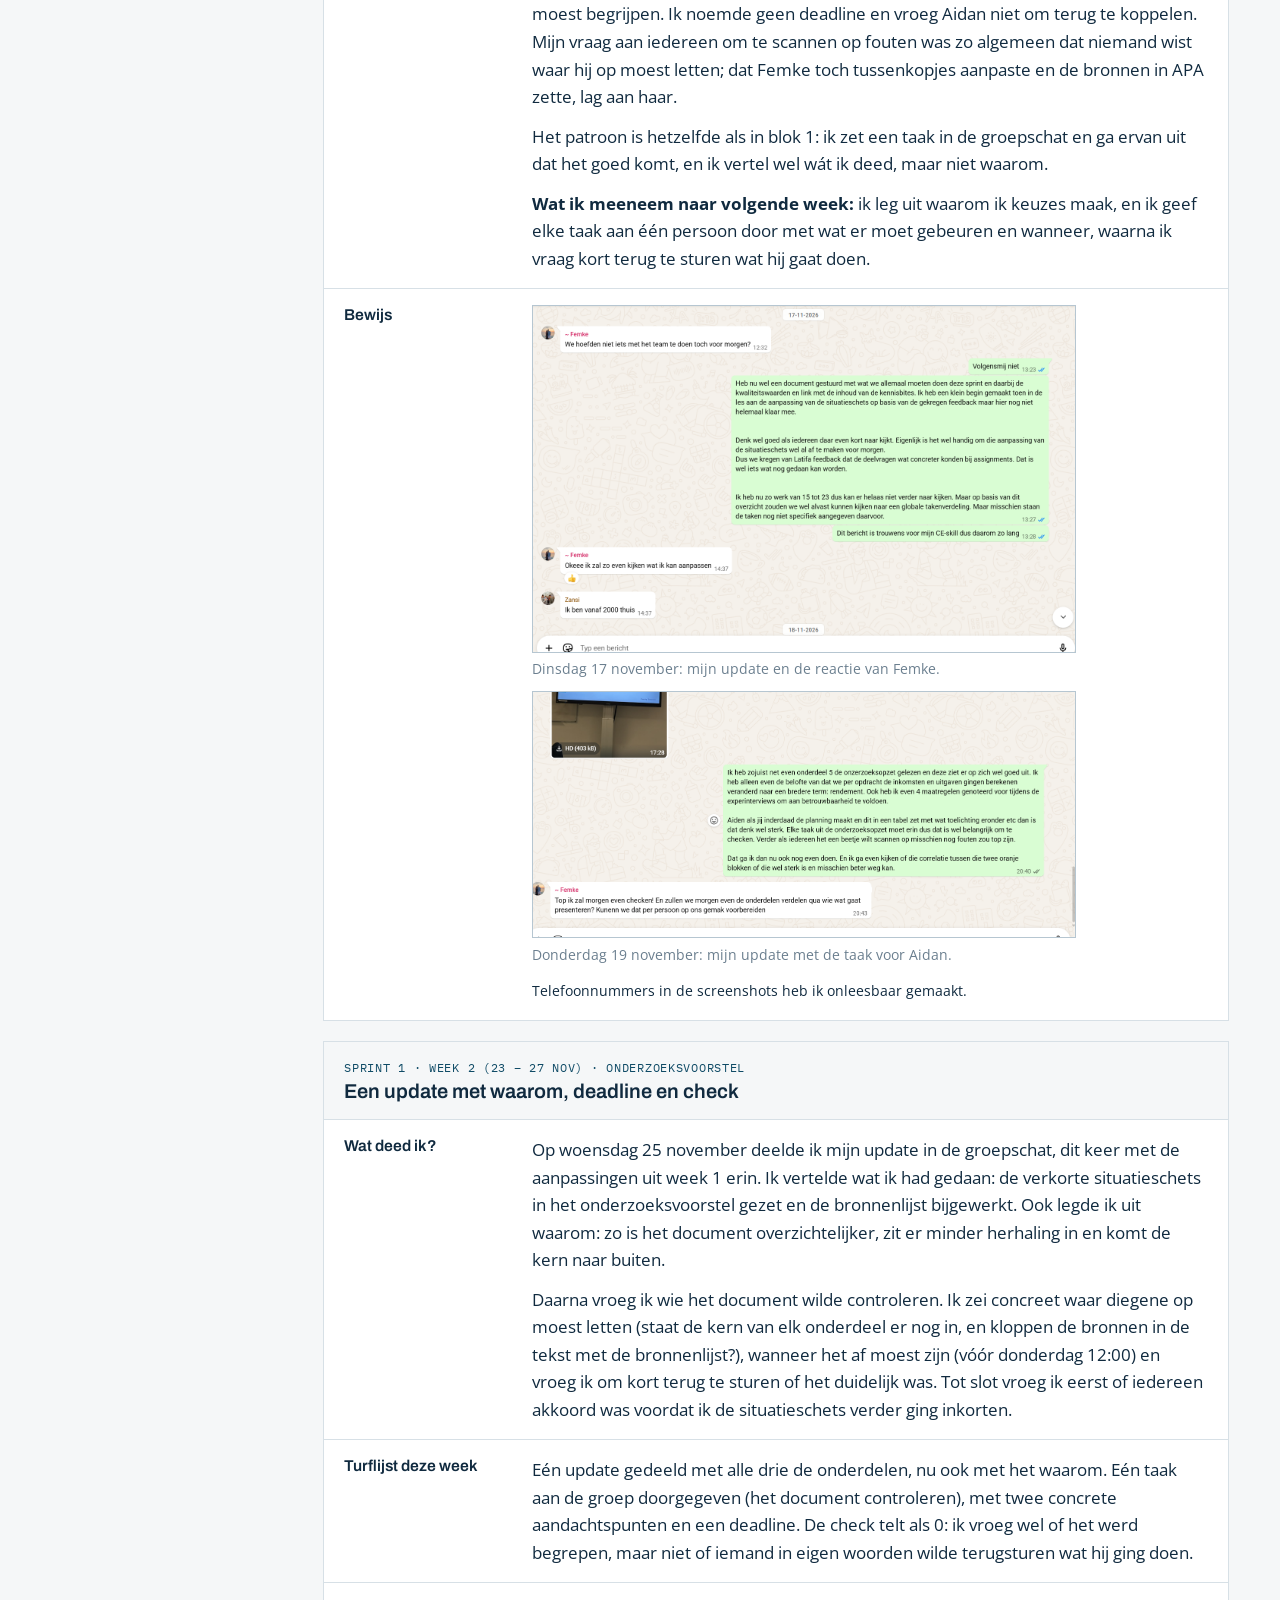
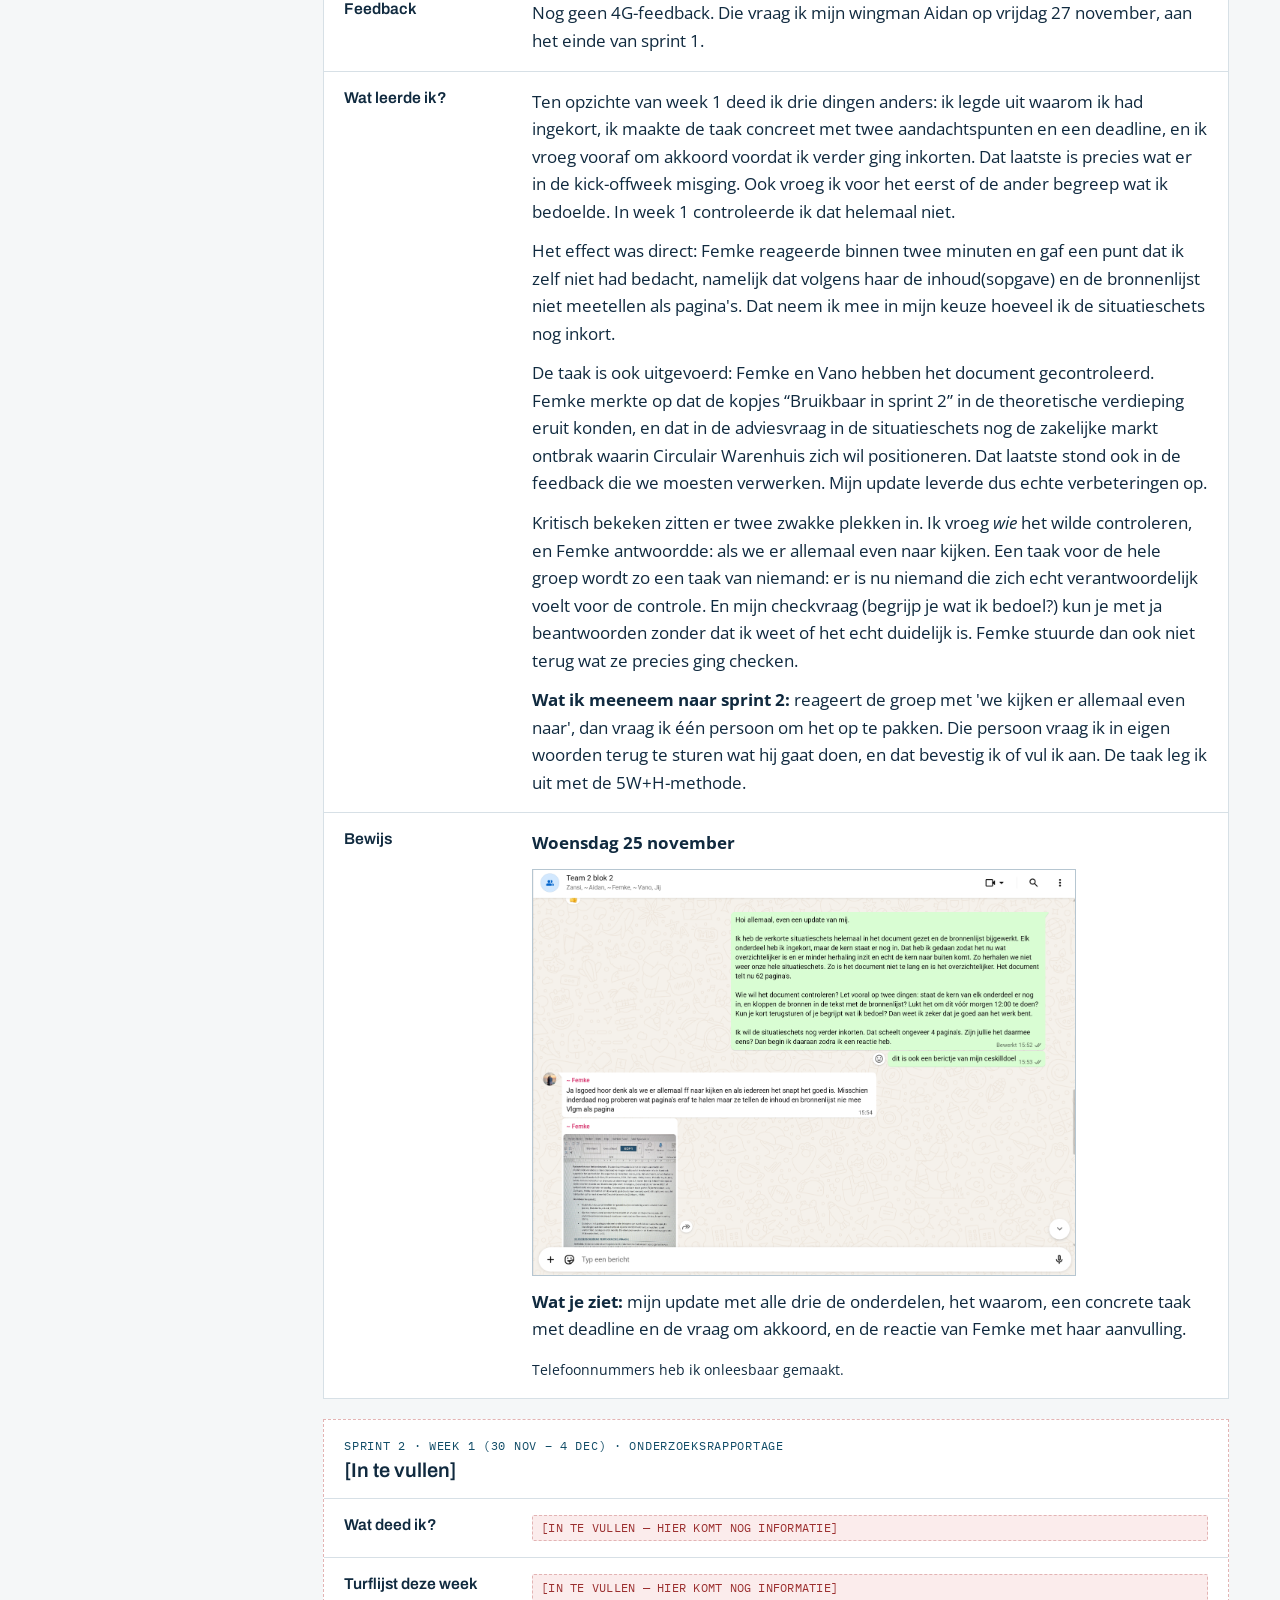
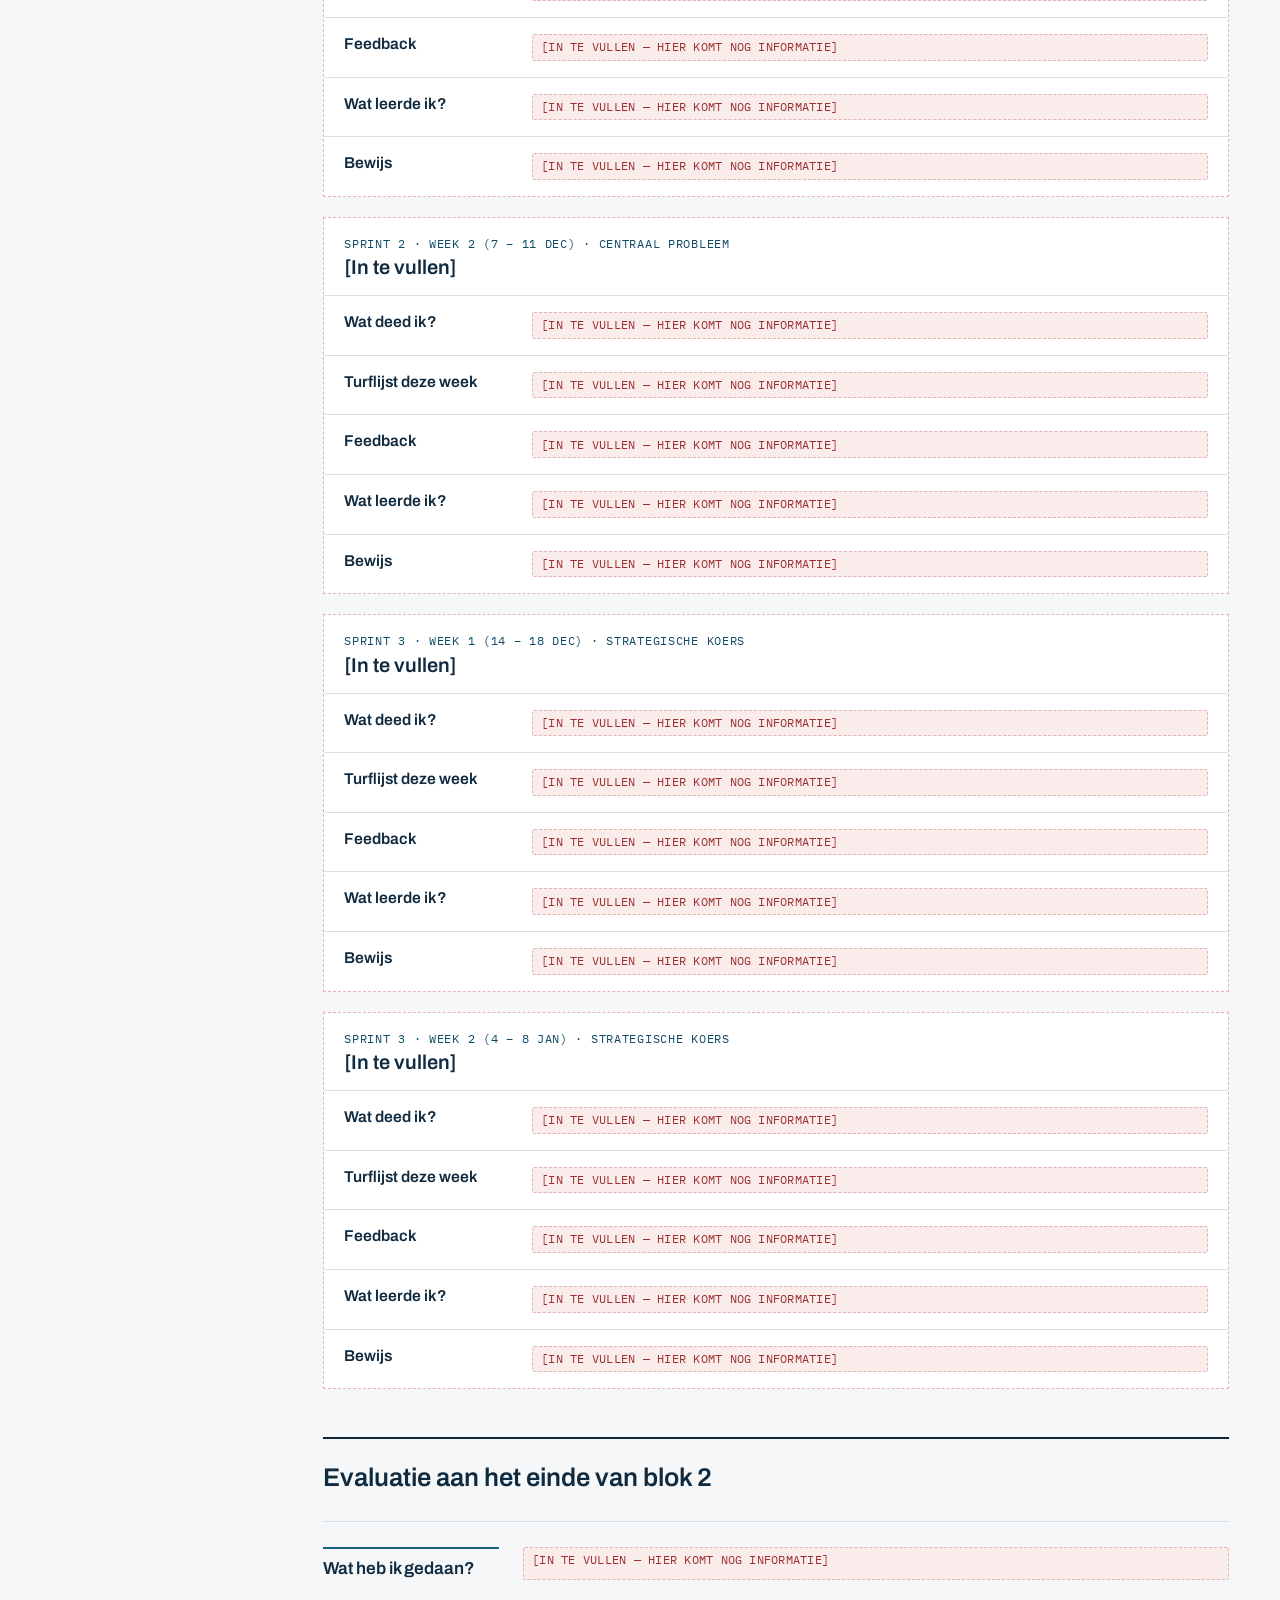
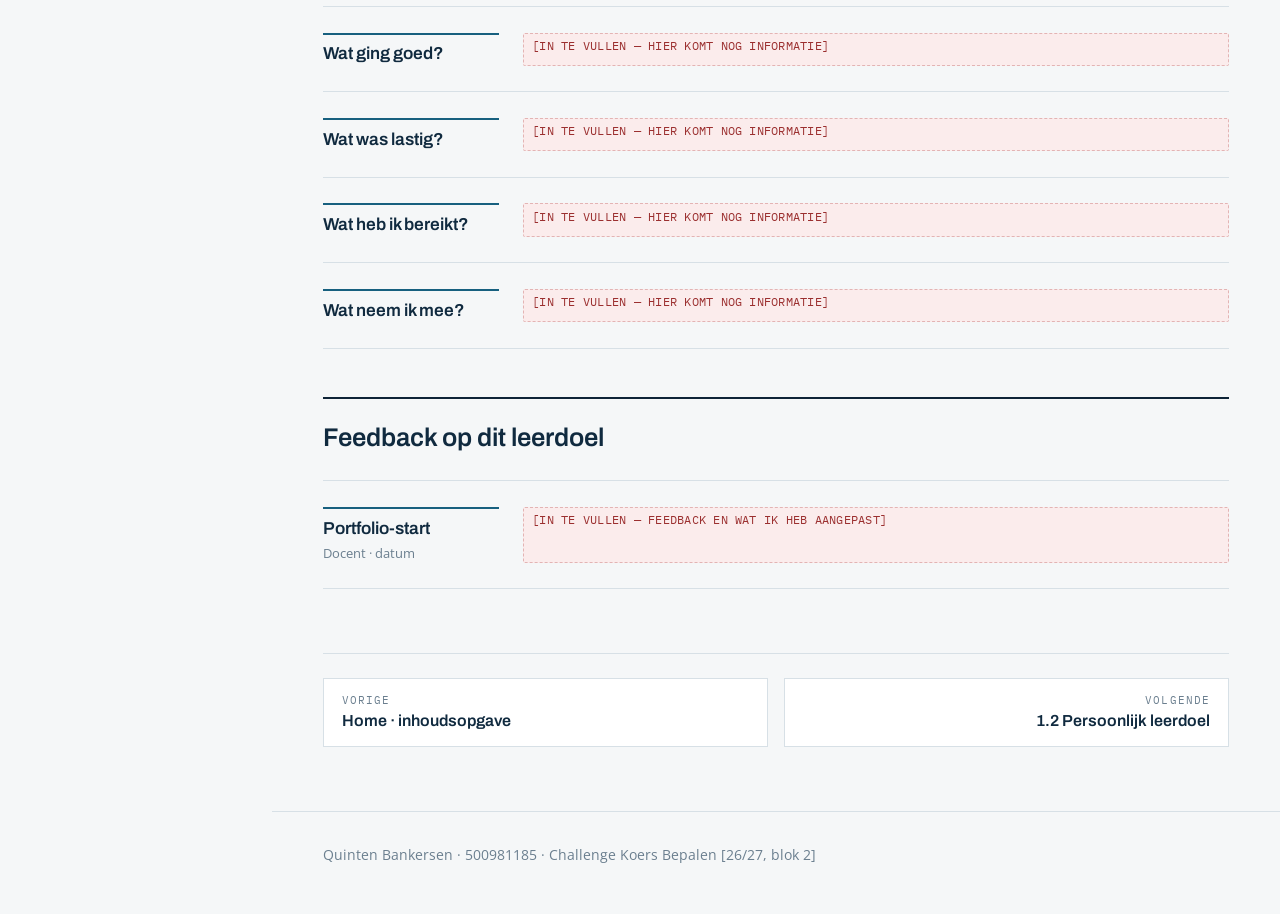
<file: ce-skilldoel.html>
<!doctype html>
<html lang="nl">
<head>
<meta charset="utf-8">
<meta name="viewport" content="width=device-width, initial-scale=1, viewport-fit=cover">
<title>CE-skilldoel · Portfolio Quinten Bankersen</title>
<link rel="preconnect" href="https://fonts.googleapis.com">
<link rel="preconnect" href="https://fonts.gstatic.com" crossorigin>
<link rel="stylesheet" href="https://fonts.googleapis.com/css2?family=Archivo:wdth,wght@75..100,400..700&family=IBM+Plex+Mono:wght@400;500&family=Open+Sans:ital,wght@0,400;0,600;0,700;1,400&display=swap">
<link rel="stylesheet" href="assets/styles.css">
</head>
<body class="has-rail">
<header class="topbar">
  <div class="topbar__left"><a class="topbar__name" href="index.html">Quinten Bankersen</a><span class="topbar__where">01 · CE-skilldoel</span></div>
  <button class="menu-btn" id="menu-btn" type="button" aria-controls="rail" aria-expanded="false">Menu</button>
</header>
<nav class="rail" id="rail" aria-label="Hoofdstukken">
  <div class="rail__id"><a class="rail__name" href="index.html">Quinten Bankersen</a><span class="rail__sub">Portfolio · Impactgedreven marketingstrateeg</span></div>
  <ul class="toc"><li><a href="index.html"><span class="n">—</span><span>Home · inhoudsopgave</span></a></li><li><a href="ce-skilldoel.html" class="is-open"><span class="n">01</span><span>Leerdoelen</span></a><ul class="toc__sub"><li><a href="ce-skilldoel.html" class="is-active" aria-current="page">CE-skilldoel</a></li><li><a href="persoonlijk-leerdoel.html">Persoonlijk leerdoel</a></li></ul></li><li><a href="niet-groen.html"><span class="n">02</span><span>Leeruitkomsten</span></a><ul class="toc__sub"><li><a href="niet-groen.html">Niet groen</a></li><li><a href="leeruitkomsten.html">Overzicht</a></li><li><a href="verdieping-01.html">Verdieping 01 · LU1</a></li><li><a href="verdieping-02.html">Verdieping 02</a></li></ul></li><li><a href="ce-skills.html"><span class="n">03</span><span>CE-skills</span></a></li><li><a href="terugblik.html"><span class="n">04</span><span>Terugblik</span></a></li><li><a href="conclusie.html"><span class="n">05</span><span>Conclusie</span></a></li><li><a href="bijlagen.html"><span class="n">06</span><span>Bijlagen</span></a></li><li><a href="ai-verantwoording.html"><span class="n">07</span><span>AI-verantwoording</span></a></li></ul>
  <div class="rail__foot"><strong>Challenge Koers Bepalen</strong><br>26/27 · blok 2 · klas CE2C1<br>Docenten: Latifa Belhaj, Rich Tiggeler</div>
</nav>
<main>
  <nav class="crumbs" aria-label="Kruimelpad"><a href="index.html">Home</a><span>/</span><span>01 Mijn leerdoelen</span><span>/</span><span>CE-skilldoel</span></nav>
  <header class="page__head">
    <span class="eyebrow">Hoofdstuk 01 · Mijn leerdoelen</span>
    <h1><span class="page__num">1.1</span> CE-skilldoel</h1>
    <span class="kind">CE-skill · Communicatie</span>
    <p class="lede">Mijn CE-skilldoel gaat over communicatie binnen het team. Ik neem mijn groepje mee in mijn ideeën door duidelijk uit te leggen wat ik heb gedaan, aan te geven welke taak iemand anders kan oppakken, en die taak zo uit te leggen dat de ander zelfstandig verder kan.</p>
  </header>
  <nav class="onpage" aria-label="Op deze pagina"><span class="onpage__label">Op deze pagina</span><a href="#overzicht-ontwikkeling">In één overzicht</a><a href="#ontwikkeling">Ontwikkeling per week</a><a href="#evaluatie">Evaluatie</a><a href="#feedback-doel">Feedback op dit doel</a></nav>
  <section class="block" id="in-het-kort"><h2 class="block-title">Mijn ontwikkeling dit blok in het kort</h2><div class="missing"><p>[IN TE VULLEN — KORTE SAMENVATTING VAN MIJN ONTWIKKELING (ONGEVEER 5 ZINNEN)]</p></div></section><div class="goal"><span class="goal__label">Doel · SMARTI</span><p>In blok 2 wil ik tijdens de drie sprints van de challenge Koers Bepalen mijn groepje beter meenemen in mijn werk en ideeën. Daarvoor pas ik de methode closed-loop communicatie toe. Eén keer per week deel ik in de groepschat een update met drie vaste onderdelen:</p><ul><li><b>Wat ik heb gedaan:</b> ik leg uit wat ik in een taak heb gemaakt en waarom ik bepaalde keuzes heb gemaakt.</li><li><b>Waar ik hulp bij nodig heb:</b> ik geef aan waar ik vastloop, of welke taak iemand anders kan oppakken.</li><li><b>Waar ik verder aan werk:</b> ik zeg aan welke taak ik nu doorga.</li></ul><p>Biedt iemand zich aan om een taak op te pakken, dan leg ik die taak uit (vanaf sprint 2 bewust met de 5W+H-methode) en laat ik de ander kort terugkoppelen wat hij gaat doen. Komt er geen reactie, dan vraag ik het persoonlijk. Op de laatste vrijdag van elke sprint vraag ik mijn wingman om gerichte feedback met de 4G-methode. Wanneer mijn doel precies behaald is, staat hieronder bij <em>Wanneer behaald?</em></p></div><div class="rows">
      <div class="row">
        <div class="row__label">Wanneer behaald?<small>Meetbaar eindpunt</small></div>
        <div class="row__body"><p>Sprint 1 is mijn oefen- en nulmeting. Mijn doel is behaald als ik in sprint 2 en 3 (30 november tot en met 8 januari, vier lesweken) aan alle drie deze punten voldoe:</p><div class="table-wrap"><table class="plain plain--cols"><thead><tr><th></th><th>Wanneer behaald</th><th>Hoe controleer ik het</th></tr></thead><tbody><tr><td>1. Updates</td><td>Elke week staat er een update van mij in de groepschat met alle drie de onderdelen: wat ik heb gedaan en waarom, waar ik hulp bij nodig heb of welke taak iemand anders kan doen, en waar ik verder aan werk. 4 van de 4.</td><td>Turflijst en screenshots van de groepschat</td></tr><tr><td>2. Taken doorgeven</td><td>Elke taak die ik aan iemand doorgeef, leg ik uit met de 5W+H-methode, en de ander koppelt kort terug wat hij gaat doen. Komt er geen reactie, dan vraag ik het binnen een dag persoonlijk.</td><td>Turflijst en screenshots van de groepschat</td></tr><tr><td>3. Effect op het team</td><td>Op de vraag "Hoe goed neem ik het team mee in mijn werk en ideeën?" geeft mijn wingman elke sprint een hoger cijfer, en in sprint 3 minstens een 8.</td><td>4G-feedback van mijn wingman op vrijdag 27 november, 11 december en 8 januari</td></tr></tbody></table></div></div>
      </div>
      <div class="row">
        <div class="row__label">SMARTI<small>Zo is mijn doel SMARTI</small></div>
        <div class="row__body"><p>Mijn doel is <b>specifiek</b>, omdat het gaat om een vaste wekelijkse update met drie onderdelen en het duidelijk uitleggen van taken die ik doorgeef. Het is <b>meetbaar</b> met de drie punten bij <em>Wanneer behaald?</em>, die ik bijhoud in mijn turflijst. Het is <b>acceptabel</b>, omdat ik het zelf kies: communicatie is de CE-skill die ik het meest uitdagend vind. Het is <b>realistisch</b>, omdat één update per week weinig tijd kost en ik het rustig opbouw: in sprint 1 oefen ik, vanaf sprint 2 pas ik bij het doorgeven van taken bewust de 5W+H-methode toe. Het is <b>tijdgebonden</b>: het loopt van 16 november tot en met 8 januari, met de kerstvakantie ertussen. En het is <b>inspirerend</b>, omdat ik als impactgedreven marketingstrateeg anderen moet kunnen meenemen in mijn ideeën, binnen een team en richting een opdrachtgever.</p></div>
      </div>
      <div class="row">
        <div class="row__label">Gedrag</div>
        <div class="row__body"><p><b>Updates.</b> Eén keer per week deel ik uit mijzelf een update in de groepschat. Ik begin met wat ik heb gedaan en leg uit waarom ik bepaalde keuzes heb gemaakt, zodat mijn groepje mijn werk begrijpt. Daarna geef ik aan waar ik hulp bij nodig heb of welke taak iemand anders kan oppakken, en tot slot aan welke taak ik verder werk.</p><p><b>Een taak duidelijk doorgeven.</b> Biedt iemand zich aan, dan leg ik de taak uit. In sprint 1 test ik vooral hoe ik dat het duidelijkst doe. Vanaf sprint 2 gebruik ik daarbij bewust de 5W+H-methode: ik vertel wie het doet, wat er moet gebeuren, waarom, waar het komt te staan, wanneer het af moet zijn en hoe. Daarna vraag ik de ander kort terug te koppelen wat hij gaat doen. Ik leg de verantwoordelijkheid daarbij bij mijzelf: ik controleer of ík het goed heb uitgelegd. Klopt het, dan bevestig ik dat. Mist er iets, dan vul ik het aan. Komt er geen reactie, dan vraag ik het persoonlijk, zodat de taak niet blijft liggen en ik hem niet alsnog zelf ga doen.</p><p><b>Als niemand zich aanbiedt.</b> Dan neem ik de taak niet meteen zelf over. Eerst vraag ik één persoon direct, bij wie de taak het best past, en leg ik uit waarom. Lukt dat niet, dan bespreek ik de taak op het eerstvolgende moment dat we samen werken, zoals de vaste middagen op maandag en woensdag uit onze 5 gouden regels, en verdelen we hem daar. Pas als de deadline in gevaar komt, pak ik de taak zelf op. Dat meld ik dan vooraf in de groepschat, zodat het voor niemand een verrassing is. Als de taak af is, leg ik mijn team alsnog uit wat ik in die taak heb gedaan en waarom ik bepaalde keuzes heb gemaakt.</p></div>
      </div>
      <div class="row">
        <div class="row__label">Waarom</div>
        <div class="row__body"><p><b>De aanleiding: blok 1.</b> In blok 1 was mijn CE-skilldoel samenwerken: taken bij de juiste persoon laten en niet ongevraagd overnemen. Tijdens dat doel merkte ik dat de oorzaak vaak bij mijn communicatie lag. In onze Succesroute had ik "niet altijd doorcommuniceren" al als een van mijn eigen valkuilen opgeschreven, en dat kwam in de sprints steeds terug. Bij de Doelgroepsafari ging ik zelf alvast aan de slag om uit te zoeken wat er moest gebeuren, maar dat vertelde ik niet aan mijn team. Daardoor had ik veel al grotendeels zelf uitgewerkt. Bij het GOTIC-model zette ik in de groepschat dat ik verderging met mijn onderdeel en vroeg ik de anderen om aan de overige onderdelen te werken. Ik kreeg een duimpje, maar er gebeurde weinig, en uiteindelijk werkte ik de andere onderdelen zelf uit.</p><p>Ook de feedback ging over communicatie. In ons teamfeedbacklogboek gaven we als team aan dat we niet altijd duidelijk communiceerden over de voortgang van onze taken. In mijn mentorgesprek op 8 oktober gaf Rich mij als tip om meer momenten te creëren waarop ik check of iedereen de opdracht begrijpt en weet wat er moet gebeuren. Mijn eigen conclusie aan het einde van blok 1 was: ik kan taken nog zo duidelijk in de groepschat zetten, maar als ik niet controleer of iedereen weet wat er moet gebeuren, blijft de samenwerking achter. Toen noemde ik communicatie al als aandachtspunt voor een volgend CE-skilldoel.</p><p><b>Het patroon in blok 2.</b> In de kick-offweek van blok 2 gebeurde het opnieuw. Ik had de situatieschets al grotendeels uitgewerkt zonder vooraf te vertellen dat ik dat ging doen. Voor mijn groepsgenoten was dat een complete verrassing, en het kostte uiteindelijk meer tijd. Ik merk dat dit twee oorzaken heeft. Als ik aan een taak werk, ben ik zo gefocust op mijn eigen werk dat ik vergeet te delen wat ik heb gedaan en waarom. En ik heb aan het begin van een opdracht al een beeld in mijn hoofd van het eindproduct, maar dat beeld deel ik niet. Daardoor wordt een taak soms anders uitgevoerd dan ik bedoelde.</p><p><b>Waarom dit doel.</b> Daarom is communicatie de CE-skill die ik het meest uitdagend vind en waar ik nu bewust aan werk. Met een vaste wekelijkse update deel ik uit mezelf wat ik doe. Met closed-loop communicatie bouw ik precies het checkmoment in dat Rich bedoelde: ik controleer of mijn uitleg is overgekomen. Dat sluit aan op de skillkaart, waarop bij Communicatie staat: breng je ideeën duidelijk en overtuigend over.</p></div>
      </div>
      <div class="row">
        <div class="row__label">Nu</div>
        <div class="row__body"><p>Ik werk veel zelfstandig en vertel niet altijd uit mezelf wat ik heb gemaakt en welke keuzes ik heb gemaakt. Mijn groepje kent daardoor het beeld niet dat ik van het eindproduct heb. Als ik een taak doorgeef, leg ik hem kort uit. Wordt hij dan anders uitgevoerd dan ik in gedachten had, dan neem ik hem over.</p></div>
      </div>
      <div class="row">
        <div class="row__label">Straks</div>
        <div class="row__body"><p>Mijn groepje weet wat ik heb gedaan, waarom ik keuzes heb gemaakt en waar ik verder aan werk. Taken die iemand anders oppakt, leg ik zo uit dat diegene zelfstandig verder kan en weet wat ik bedoel. Zo neem ik mijn groepje mee in mijn ideeën en hoef ik taken niet meer over te nemen.</p></div>
      </div>
      <div class="row">
        <div class="row__label">Kennis<small>Methode</small></div>
        <div class="row__body"><p>Mijn hoofdmethode is <b>closed-loop communicatie</b>. Deze methode komt uit teams waar een misverstand grote gevolgen heeft, zoals in de zorg en de luchtvaart. Een bericht is pas goed overgekomen als de lus rond is: de zender geeft een duidelijke boodschap, de ontvanger herhaalt kort wat hij heeft begrepen, en de zender bevestigt dat het klopt of verbetert het.</p><p>De methode heeft drie stappen. Bij de <b>call-out</b> geef ik een duidelijke boodschap: een taak die iemand anders oppakt, of mijn wekelijkse update. Bij de <b>check-back</b> vraag ik de ander kort in eigen woorden terug te koppelen wat hij gaat doen. Bij <b>closing the loop</b> bevestig ik dat het klopt of vul ik aan wat mist; komt er geen check-back, dan vraag ik het persoonlijk, zodat de lus toch rond komt.</p><p>Om een taak volledig uit te leggen, gebruik ik de <b>5W+H-methode</b>, die ik ook leerde in de GoodHabitz-module Doelgericht werken: wie, wat, waar, wanneer, waarom en hoe. De check-back vraag ik op de manier van de <b>teach-back-methode</b>: ik vraag de ander in eigen woorden te vertellen wat hij gaat doen, maar leg de verantwoordelijkheid bij mijzelf. Ik controleer dus of ík het goed heb uitgelegd, en niet of de ander het goed heeft begrepen. Zo voelt het niet als een overhoring.</p><p>Kennisbronnen: <a href="https://www.statpearls.com/point-of-care/63796" target="_blank" rel="noopener">StatPearls — Closed Loop Communication Training in Medical Simulation</a>, <a href="https://webwoordenboek.nl/kenniscentrum/wat-is-de-5w1h-methode" target="_blank" rel="noopener">Webwoordenboek — Wat is de 5W1H-methode?</a> en <a href="https://www.ahrq.gov/patient-safety/reports/engage/interventions/teachback-mod.html" target="_blank" rel="noopener">AHRQ — Teach-back: Interactive Module</a>.</p></div>
      </div>
      <div class="row">
        <div class="row__label">Uitproberen</div>
        <div class="row__body"><p>Elk weekend vul ik mijn turflijst in en schrijf ik een korte reflectie: wat ging goed, wat niet, en wat pas ik volgende week aan? In sprint 1 test ik zo hoe ik updates en taken het duidelijkst uitleg, zonder dat het meetelt, en wat ik in het weekend bedenk, probeer ik de week erna meteen uit. Hoe dit per sprint verloopt, staat in de globale planning hieronder.</p></div>
      </div>
      <div class="row">
        <div class="row__label">Mijn turflijst<small>Zo houd ik het bij</small></div>
        <div class="row__body"><p>Mijn turflijst is een Excelbestand met één regel per lesweek. Elk weekend vul ik in wat ik die week heb gedaan en schrijf ik in één zin mijn reflectie: wat ging goed, wat doe ik de volgende week anders? De screenshots van de groepschat zijn het bewijs bij de getallen.</p><p>Per week houd ik bij of mijn update compleet was, hoeveel taken ik doorgaf, of ik die met de 5W+H-methode uitlegde en liet terugkoppelen, of ik iemand persoonlijk navroeg als er geen reactie kwam, en of ik een taak toch zelf overnam.</p><p>In twee kolommen staan formules. Die zetten automatisch "ja" of "nee" neer: "ja" bij updates als ik mijn update met alle drie de onderdelen heb gedeeld, en "ja" bij taken als ik elke doorgegeven taak met de 5W+H-methode heb uitgelegd en gecheckt. Onderaan telt het bestand sprint 2 en 3 bij elkaar op, zodat ik meteen zie of ik punt 1 en 2 van <em>Wanneer behaald?</em> haal. Onder de weken staat een aparte tabel waarin ik per sprint kort de feedback van mijn wingman noteer en wat ik de volgende sprint anders ga doen.</p></div>
      </div>
      <div class="row">
        <div class="row__label">Bewijs</div>
        <div class="row__body"><p>Mijn bewijs zijn <b>screenshots van de chats</b> in onze groepschat. Daarop is te zien dat ik mijn updates deel, hoe ik uitleg wat ik heb gedaan, hoe ik een taak aan iemand anders uitleg en hoe mijn groepje daarop reageert. Ter ondersteuning laat mijn <a href="bijlagen/turflijst-ce-skilldoel.xlsx">turflijst (B7)</a> zien hoe vaak ik dit heb gedaan, en laat de 4G-feedback van mijn wingman zien wat het effect is.</p></div>
      </div>
      <div class="row">
        <div class="row__label">Feedbackvragen<small>4G-methode, aan mijn wingman</small></div>
        <div class="row__body"><p>Op de laatste vrijdag van elke sprint (27 november, 11 december en 8 januari) vraag ik mijn wingman Aidan om gerichte feedback volgens de 4G-methode, met één cijfervraag. De vragen gaan over wat hem in het algemeen opvalt aan mijn communicatie in het team, en niet alleen over hoe ik met hem samenwerk. Ik leg niet alleen taken aan hem uit, maar ook aan anderen. Doordat de vragen algemeen zijn, kan hij ze elke sprint beantwoorden en kan ik de antwoorden vergelijken.</p><div class="table-wrap"><table class="plain"><tbody><tr><th scope="row">Gedrag</th><td>Wat is je opgevallen aan hoe ik in het team deel wat ik heb gedaan en hoe ik taken uitleg?</td></tr><tr><th scope="row">Gevoel</th><td>Hoe heb je dat ervaren?</td></tr><tr><th scope="row">Gevolg</th><td>Wat was het effect op de samenwerking in het team?</td></tr><tr><th scope="row">Gewenst gedrag</th><td>Wat kan ik de volgende sprint beter doen?</td></tr><tr><th scope="row">Cijfer</th><td>Hoe goed neem ik het team mee in mijn werk en ideeën, op een schaal van 1 tot en met 10?</td></tr></tbody></table></div></div>
      </div>
      <div class="row">
        <div class="row__label">Globale planning<small>Tijdlijn per sprint</small></div>
        <div class="row__body" style="max-width:none"><div class="timeline"><section class="sprint" aria-label="Sprint 1 · oefenen"><div class="sprint__head"><h5>Sprint 1 · oefenen</h5><span>16 – 27 nov</span></div><ol class="steps"><li><span class="when">Elke week</span><span class="what">Update in de groepschat. Ik test hoe ik een taak het duidelijkst uitleg.</span></li><li><span class="when">Elk weekend</span><span class="what">Turflijst invullen en kort reflecteren.</span></li><li class="key"><span class="when">Vr 27 nov</span><span class="what">4G-feedback en cijfer van mijn wingman (nulmeting).</span></li></ol></section><section class="sprint" aria-label="Sprint 2 · methode toepassen"><div class="sprint__head"><h5>Sprint 2 · methode toepassen</h5><span>30 nov – 11 dec</span></div><ol class="steps"><li class="key"><span class="when">Elke week</span><span class="what">Update in de groepschat. Taken leg ik uit met 5W+H, en de ander koppelt terug. Telt mee.</span></li><li><span class="when">Elk weekend</span><span class="what">Turflijst invullen en kort reflecteren.</span></li><li class="key"><span class="when">Vr 11 dec</span><span class="what">4G-feedback en cijfer van mijn wingman.</span></li></ol></section><section class="sprint" aria-label="Sprint 3 · gewoonte maken"><div class="sprint__head"><h5>Sprint 3 · gewoonte maken</h5><span>14 dec – 8 jan</span></div><ol class="steps"><li><span class="when">Elke week</span><span class="what">Update en taken doorgeven volgens de methode. Telt mee.</span></li><li><span class="when">19 dec – 3 jan</span><span class="what">Kerstvakantie.</span></li><li class="key"><span class="when">Vr 8 jan</span><span class="what">Laatste 4G-feedback en cijfer van mijn wingman.</span></li><li class="key"><span class="when">Weekend 9 – 10 jan</span><span class="what">Eindcontrole van de drie punten en mijn evaluatie.</span></li></ol></section></div></div>
      </div>
</div><section class="block" id="overzicht-ontwikkeling"><h2 class="block-title">Mijn ontwikkeling in één overzicht</h2><div class="table-wrap"><table class="plain plain--cols"><thead><tr><th>Moment</th><th>Wat ik deed</th><th>Wat mijn team of docent zag</th><th>Waar ik stond</th></tr></thead><tbody><tr><td>Sprint 1 · week 1 (16 – 20 nov)</td><td>[in te vullen]</td><td>[in te vullen]</td><td>[in te vullen]</td></tr><tr><td>Sprint 1 · week 2 (23 – 27 nov)</td><td>[in te vullen]</td><td>[in te vullen]</td><td>[in te vullen]</td></tr><tr><td>Sprint 2 · week 1 (30 nov – 4 dec)</td><td>[in te vullen]</td><td>[in te vullen]</td><td>[in te vullen]</td></tr><tr><td>Sprint 2 · week 2 (7 – 11 dec)</td><td>[in te vullen]</td><td>[in te vullen]</td><td>[in te vullen]</td></tr><tr><td>Sprint 3 · week 1 (14 – 18 dec)</td><td>[in te vullen]</td><td>[in te vullen]</td><td>[in te vullen]</td></tr><tr><td>Sprint 3 · week 2 (4 – 8 jan)</td><td>[in te vullen]</td><td>[in te vullen]</td><td>[in te vullen]</td></tr></tbody></table></div><p><span class="missing missing--inline">[IN TE VULLEN — WAT IK NU ZIE]</span></p></section><section class="block" id="ontwikkeling"><h2 class="block-title">Mijn ontwikkeling per week</h2><div class="weeks"><article class="week" id="s1w1">
  <header class="week__head"><span class="week__when">Sprint 1 · week 1 (16 – 20 nov) · onderzoeksvoorstel</span><h3>Eerste updates uitgeprobeerd</h3></header>
  <div class="week__rows"><div class="week__row"><span class="week__k">Wat deed ik?</span><div class="week__v"><p>Deze week deelde ik twee updates in de groepschat. <b>Dinsdag 17 november</b> vertelde ik dat ik een document had gestuurd met wat we deze sprint moeten doen, met de kwaliteitswaarden en de link naar de kennisbites, en dat ik een begin had gemaakt met de aanpassing van de situatieschets. Ik gaf aan dat het handig was om die aanpassing vóór woensdag af te maken en dat de deelvragen volgens de feedback van Latifa nog concreter konden. Omdat ik moest werken, kon ik er zelf niet verder aan. Femke bood aan om het aan te passen.</p><p><b>Donderdag 19 november</b> vertelde ik wat ik in onderdeel 5 van de onderzoeksopzet had aangepast: de belofte om per opdracht de inkomsten en uitgaven te berekenen veranderde ik in de bredere term rendement, en ik noteerde vier maatregelen voor de betrouwbaarheid van de expertinterviews. Ik vroeg Aidan direct om de planning in een tabel met toelichting te zetten, met elke taak uit de onderzoeksopzet erin, en zei waar ik zelf verder aan ging werken. Ik vroeg ook iedereen om het document te scannen op fouten.</p></div></div><div class="week__row"><span class="week__k">Turflijst deze week</span><div class="week__v"><p>Twee updates gedeeld, terwijl mijn doel één per week is. Twee taken doorgegeven: de aanpassing van de situatieschets (opgepakt door Femke) en de planning (gemaakt door Aidan). In sprint 1 nog zonder de 5W+H-methode, en bij geen van beide taken heeft de ander teruggekoppeld wat hij of zij precies gaat doen.</p></div></div><div class="week__row"><span class="week__k">Feedback</span><div class="week__v"><p>Nog geen 4G-feedback. Die vraag ik mijn wingman Aidan op vrijdag 27 november, aan het einde van sprint 1.</p></div></div><div class="week__row"><span class="week__k">Wat leerde ik?</span><div class="week__v"><p><b>Dinsdag</b> was mijn bericht niet duidelijk genoeg. Ik schreef eerst dat iedereen er “even kort” naar kon kijken, en pas daarna dat het handig was om de aanpassing van de situatieschets al vóór morgen af te maken. Zo kwam de urgentie pas halverwege. Ook noemde ik twee taken zonder te zeggen wie wat deed, en vroeg ik “iedereen” om te kijken. Wat er aan de deelvragen moest veranderen, zei ik niet. Femke pakte de situatieschets op en zette de wijzigingen overzichtelijker neer, maar dat was haar keuze en niet mijn uitleg. Ik heb niet gecheckt of het overeenkwam met wat ik bedoelde.</p><p><b>Donderdag</b> was duidelijker. Alle drie de onderdelen stonden erin, en doordat ik Aidan direct vroeg, kwam de planning er. Eén persoon direct vragen werkt dus beter dan een taak aan de groep geven. Toch legde ik niet uit waarom ik de belofte veranderde in de bredere term rendement, terwijl dat juist een inhoudelijke keuze was die het team moest begrijpen. Ik noemde geen deadline en vroeg Aidan niet om terug te koppelen. Mijn vraag aan iedereen om te scannen op fouten was zo algemeen dat niemand wist waar hij op moest letten; dat Femke toch tussenkopjes aanpaste en de bronnen in APA zette, lag aan haar.</p><p>Het patroon is hetzelfde als in blok 1: ik zet een taak in de groepschat en ga ervan uit dat het goed komt, en ik vertel wel wát ik deed, maar niet waarom.</p><p><b>Wat ik meeneem naar volgende week:</b> ik leg uit waarom ik keuzes maak, en ik geef elke taak aan één persoon door met wat er moet gebeuren en wanneer, waarna ik vraag kort terug te sturen wat hij gaat doen.</p></div></div><div class="week__row"><span class="week__k">Bewijs</span><div class="week__v"><figure class="evfig"><button class="shot" type="button"><img src="img/ev/ce-s1w1-dinsdag.png" width="1430" height="912" loading="lazy" alt="Screenshot groepschat dinsdag 17 november"></button><figcaption>Dinsdag 17 november: mijn update en de reactie van Femke.</figcaption></figure><figure class="evfig"><button class="shot" type="button"><img src="img/ev/ce-s1w1-donderdag.png" width="1415" height="642" loading="lazy" alt="Screenshot groepschat donderdag 19 november"></button><figcaption>Donderdag 19 november: mijn update met de taak voor Aidan.</figcaption></figure><p><small>Telefoonnummers in de screenshots heb ik onleesbaar gemaakt.</small></p></div></div></div>
</article><article class="week" id="s1w2">
  <header class="week__head"><span class="week__when">Sprint 1 · week 2 (23 – 27 nov) · onderzoeksvoorstel</span><h3>Een update met waarom, deadline en check</h3></header>
  <div class="week__rows"><div class="week__row"><span class="week__k">Wat deed ik?</span><div class="week__v"><p>Op woensdag 25 november deelde ik mijn update in de groepschat, dit keer met de aanpassingen uit week 1 erin. Ik vertelde wat ik had gedaan: de verkorte situatieschets in het onderzoeksvoorstel gezet en de bronnenlijst bijgewerkt. Ook legde ik uit waarom: zo is het document overzichtelijker, zit er minder herhaling in en komt de kern naar buiten.</p><p>Daarna vroeg ik wie het document wilde controleren. Ik zei concreet waar diegene op moest letten (staat de kern van elk onderdeel er nog in, en kloppen de bronnen in de tekst met de bronnenlijst?), wanneer het af moest zijn (vóór donderdag 12:00) en vroeg ik om kort terug te sturen of het duidelijk was. Tot slot vroeg ik eerst of iedereen akkoord was voordat ik de situatieschets verder ging inkorten.</p></div></div><div class="week__row"><span class="week__k">Turflijst deze week</span><div class="week__v"><p>Eén update gedeeld met alle drie de onderdelen, nu ook met het waarom. Eén taak aan de groep doorgegeven (het document controleren), met twee concrete aandachtspunten en een deadline. De check telt als 0: ik vroeg wel of het werd begrepen, maar niet of iemand in eigen woorden wilde terugsturen wat hij ging doen.</p></div></div><div class="week__row"><span class="week__k">Feedback</span><div class="week__v"><p>Nog geen 4G-feedback. Die vraag ik mijn wingman Aidan op vrijdag 27 november, aan het einde van sprint 1.</p></div></div><div class="week__row"><span class="week__k">Wat leerde ik?</span><div class="week__v"><p>Ten opzichte van week 1 deed ik drie dingen anders: ik legde uit waarom ik had ingekort, ik maakte de taak concreet met twee aandachtspunten en een deadline, en ik vroeg vooraf om akkoord voordat ik verder ging inkorten. Dat laatste is precies wat er in de kick-offweek misging. Ook vroeg ik voor het eerst of de ander begreep wat ik bedoelde. In week 1 controleerde ik dat helemaal niet.</p><p>Het effect was direct: Femke reageerde binnen twee minuten en gaf een punt dat ik zelf niet had bedacht, namelijk dat volgens haar de inhoud(sopgave) en de bronnenlijst niet meetellen als pagina's. Dat neem ik mee in mijn keuze hoeveel ik de situatieschets nog inkort.</p><p>De taak is ook uitgevoerd: Femke en Vano hebben het document gecontroleerd. Femke merkte op dat de kopjes “Bruikbaar in sprint 2” in de theoretische verdieping eruit konden, en dat in de adviesvraag in de situatieschets nog de zakelijke markt ontbrak waarin Circulair Warenhuis zich wil positioneren. Dat laatste stond ook in de feedback die we moesten verwerken. Mijn update leverde dus echte verbeteringen op.</p><p>Kritisch bekeken zitten er twee zwakke plekken in. Ik vroeg <em>wie</em> het wilde controleren, en Femke antwoordde: als we er allemaal even naar kijken. Een taak voor de hele groep wordt zo een taak van niemand: er is nu niemand die zich echt verantwoordelijk voelt voor de controle. En mijn checkvraag (begrijp je wat ik bedoel?) kun je met ja beantwoorden zonder dat ik weet of het echt duidelijk is. Femke stuurde dan ook niet terug wat ze precies ging checken.</p><p><b>Wat ik meeneem naar sprint 2:</b> reageert de groep met 'we kijken er allemaal even naar', dan vraag ik één persoon om het op te pakken. Die persoon vraag ik in eigen woorden terug te sturen wat hij gaat doen, en dat bevestig ik of vul ik aan. De taak leg ik uit met de 5W+H-methode.</p></div></div><div class="week__row"><span class="week__k">Bewijs</span><div class="week__v"><p><b>Woensdag 25 november</b></p><figure class="evfig"><button class="shot" type="button"><img src="img/ev/ce-s1w2-update.png" width="1445" height="1080" loading="lazy" alt="Groepschat 25 november: mijn update en de reactie van Femke"></button></figure><p><b>Wat je ziet:</b> mijn update met alle drie de onderdelen, het waarom, een concrete taak met deadline en de vraag om akkoord, en de reactie van Femke met haar aanvulling.</p><p><small>Telefoonnummers heb ik onleesbaar gemaakt.</small></p></div></div></div>
</article><article class="week week--miss" id="s2w1">
  <header class="week__head"><span class="week__when">Sprint 2 · week 1 (30 nov – 4 dec) · onderzoeksrapportage</span><h3>[In te vullen]</h3></header>
  <div class="week__rows"><div class="week__row"><span class="week__k">Wat deed ik?</span><div class="week__v"><span class="missing missing--inline">[IN TE VULLEN — HIER KOMT NOG INFORMATIE]</span></div></div><div class="week__row"><span class="week__k">Turflijst deze week</span><div class="week__v"><span class="missing missing--inline">[IN TE VULLEN — HIER KOMT NOG INFORMATIE]</span></div></div><div class="week__row"><span class="week__k">Feedback</span><div class="week__v"><span class="missing missing--inline">[IN TE VULLEN — HIER KOMT NOG INFORMATIE]</span></div></div><div class="week__row"><span class="week__k">Wat leerde ik?</span><div class="week__v"><span class="missing missing--inline">[IN TE VULLEN — HIER KOMT NOG INFORMATIE]</span></div></div><div class="week__row"><span class="week__k">Bewijs</span><div class="week__v"><span class="missing missing--inline">[IN TE VULLEN — HIER KOMT NOG INFORMATIE]</span></div></div></div>
</article><article class="week week--miss" id="s2w2">
  <header class="week__head"><span class="week__when">Sprint 2 · week 2 (7 – 11 dec) · centraal probleem</span><h3>[In te vullen]</h3></header>
  <div class="week__rows"><div class="week__row"><span class="week__k">Wat deed ik?</span><div class="week__v"><span class="missing missing--inline">[IN TE VULLEN — HIER KOMT NOG INFORMATIE]</span></div></div><div class="week__row"><span class="week__k">Turflijst deze week</span><div class="week__v"><span class="missing missing--inline">[IN TE VULLEN — HIER KOMT NOG INFORMATIE]</span></div></div><div class="week__row"><span class="week__k">Feedback</span><div class="week__v"><span class="missing missing--inline">[IN TE VULLEN — HIER KOMT NOG INFORMATIE]</span></div></div><div class="week__row"><span class="week__k">Wat leerde ik?</span><div class="week__v"><span class="missing missing--inline">[IN TE VULLEN — HIER KOMT NOG INFORMATIE]</span></div></div><div class="week__row"><span class="week__k">Bewijs</span><div class="week__v"><span class="missing missing--inline">[IN TE VULLEN — HIER KOMT NOG INFORMATIE]</span></div></div></div>
</article><article class="week week--miss" id="s3w1">
  <header class="week__head"><span class="week__when">Sprint 3 · week 1 (14 – 18 dec) · strategische koers</span><h3>[In te vullen]</h3></header>
  <div class="week__rows"><div class="week__row"><span class="week__k">Wat deed ik?</span><div class="week__v"><span class="missing missing--inline">[IN TE VULLEN — HIER KOMT NOG INFORMATIE]</span></div></div><div class="week__row"><span class="week__k">Turflijst deze week</span><div class="week__v"><span class="missing missing--inline">[IN TE VULLEN — HIER KOMT NOG INFORMATIE]</span></div></div><div class="week__row"><span class="week__k">Feedback</span><div class="week__v"><span class="missing missing--inline">[IN TE VULLEN — HIER KOMT NOG INFORMATIE]</span></div></div><div class="week__row"><span class="week__k">Wat leerde ik?</span><div class="week__v"><span class="missing missing--inline">[IN TE VULLEN — HIER KOMT NOG INFORMATIE]</span></div></div><div class="week__row"><span class="week__k">Bewijs</span><div class="week__v"><span class="missing missing--inline">[IN TE VULLEN — HIER KOMT NOG INFORMATIE]</span></div></div></div>
</article><article class="week week--miss" id="s3w2">
  <header class="week__head"><span class="week__when">Sprint 3 · week 2 (4 – 8 jan) · strategische koers</span><h3>[In te vullen]</h3></header>
  <div class="week__rows"><div class="week__row"><span class="week__k">Wat deed ik?</span><div class="week__v"><span class="missing missing--inline">[IN TE VULLEN — HIER KOMT NOG INFORMATIE]</span></div></div><div class="week__row"><span class="week__k">Turflijst deze week</span><div class="week__v"><span class="missing missing--inline">[IN TE VULLEN — HIER KOMT NOG INFORMATIE]</span></div></div><div class="week__row"><span class="week__k">Feedback</span><div class="week__v"><span class="missing missing--inline">[IN TE VULLEN — HIER KOMT NOG INFORMATIE]</span></div></div><div class="week__row"><span class="week__k">Wat leerde ik?</span><div class="week__v"><span class="missing missing--inline">[IN TE VULLEN — HIER KOMT NOG INFORMATIE]</span></div></div><div class="week__row"><span class="week__k">Bewijs</span><div class="week__v"><span class="missing missing--inline">[IN TE VULLEN — HIER KOMT NOG INFORMATIE]</span></div></div></div>
</article></div></section><section class="block" id="evaluatie"><h2 class="block-title">Evaluatie aan het einde van blok 2</h2><div class="rows">      <div class="row">
        <div class="row__label">Wat heb ik gedaan?</div>
        <div class="row__body"><span class="missing missing--inline">[IN TE VULLEN — HIER KOMT NOG INFORMATIE]</span></div>
      </div>      <div class="row">
        <div class="row__label">Wat ging goed?</div>
        <div class="row__body"><span class="missing missing--inline">[IN TE VULLEN — HIER KOMT NOG INFORMATIE]</span></div>
      </div>      <div class="row">
        <div class="row__label">Wat was lastig?</div>
        <div class="row__body"><span class="missing missing--inline">[IN TE VULLEN — HIER KOMT NOG INFORMATIE]</span></div>
      </div>      <div class="row">
        <div class="row__label">Wat heb ik bereikt?</div>
        <div class="row__body"><span class="missing missing--inline">[IN TE VULLEN — HIER KOMT NOG INFORMATIE]</span></div>
      </div>      <div class="row">
        <div class="row__label">Wat neem ik mee?</div>
        <div class="row__body"><span class="missing missing--inline">[IN TE VULLEN — HIER KOMT NOG INFORMATIE]</span></div>
      </div></div></section><section class="block" id="feedback-doel"><h2 class="block-title">Feedback op dit leerdoel</h2><div class="rows">      <div class="row">
        <div class="row__label">Portfolio-start<small>Docent · datum</small></div>
        <div class="row__body"><span class="missing missing--inline">[IN TE VULLEN — FEEDBACK EN WAT IK HEB AANGEPAST]</span></div>
      </div></div></section>
  <nav class="pager" aria-label="Vorige en volgende pagina"><a class="pager__prev" href="index.html"><span>Vorige</span>Home · inhoudsopgave</a><a class="pager__next" href="persoonlijk-leerdoel.html"><span>Volgende</span>1.2 Persoonlijk leerdoel</a></nav>
</main>
<footer class="site">Quinten Bankersen · 500981185 · Challenge Koers Bepalen [26/27, blok 2]</footer>
<div class="lightbox" id="lightbox" role="dialog" aria-modal="true" aria-label="Afbeelding vergroot" hidden>
  <div class="lightbox__bar"><span id="lightbox-cap"></span><span class="lightbox__btns"><button type="button" id="lightbox-zoom">Ware grootte</button><button type="button" id="lightbox-close">Sluiten</button></span></div>
  <div class="lightbox__stage"><img id="lightbox-img" alt=""></div>
</div>
<script src="assets/script.js"></script>
</body>
</html>
</file>
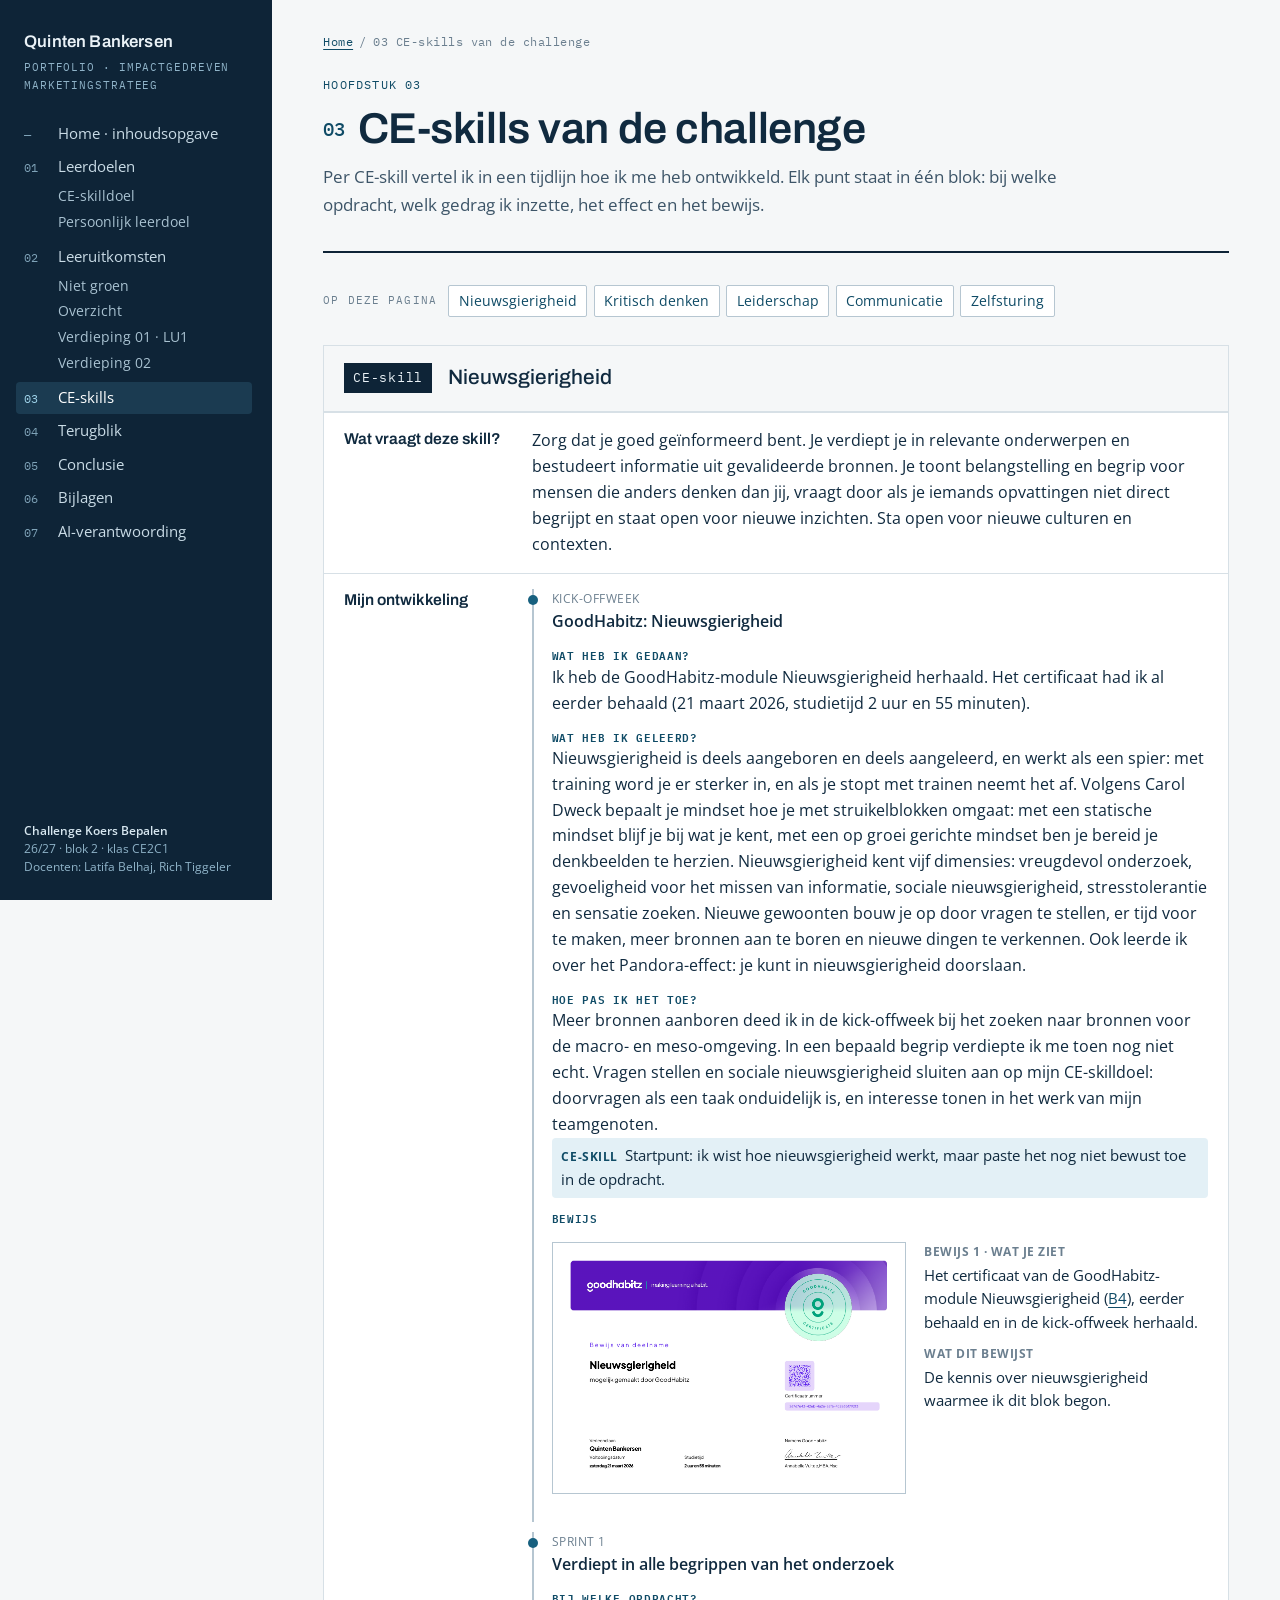
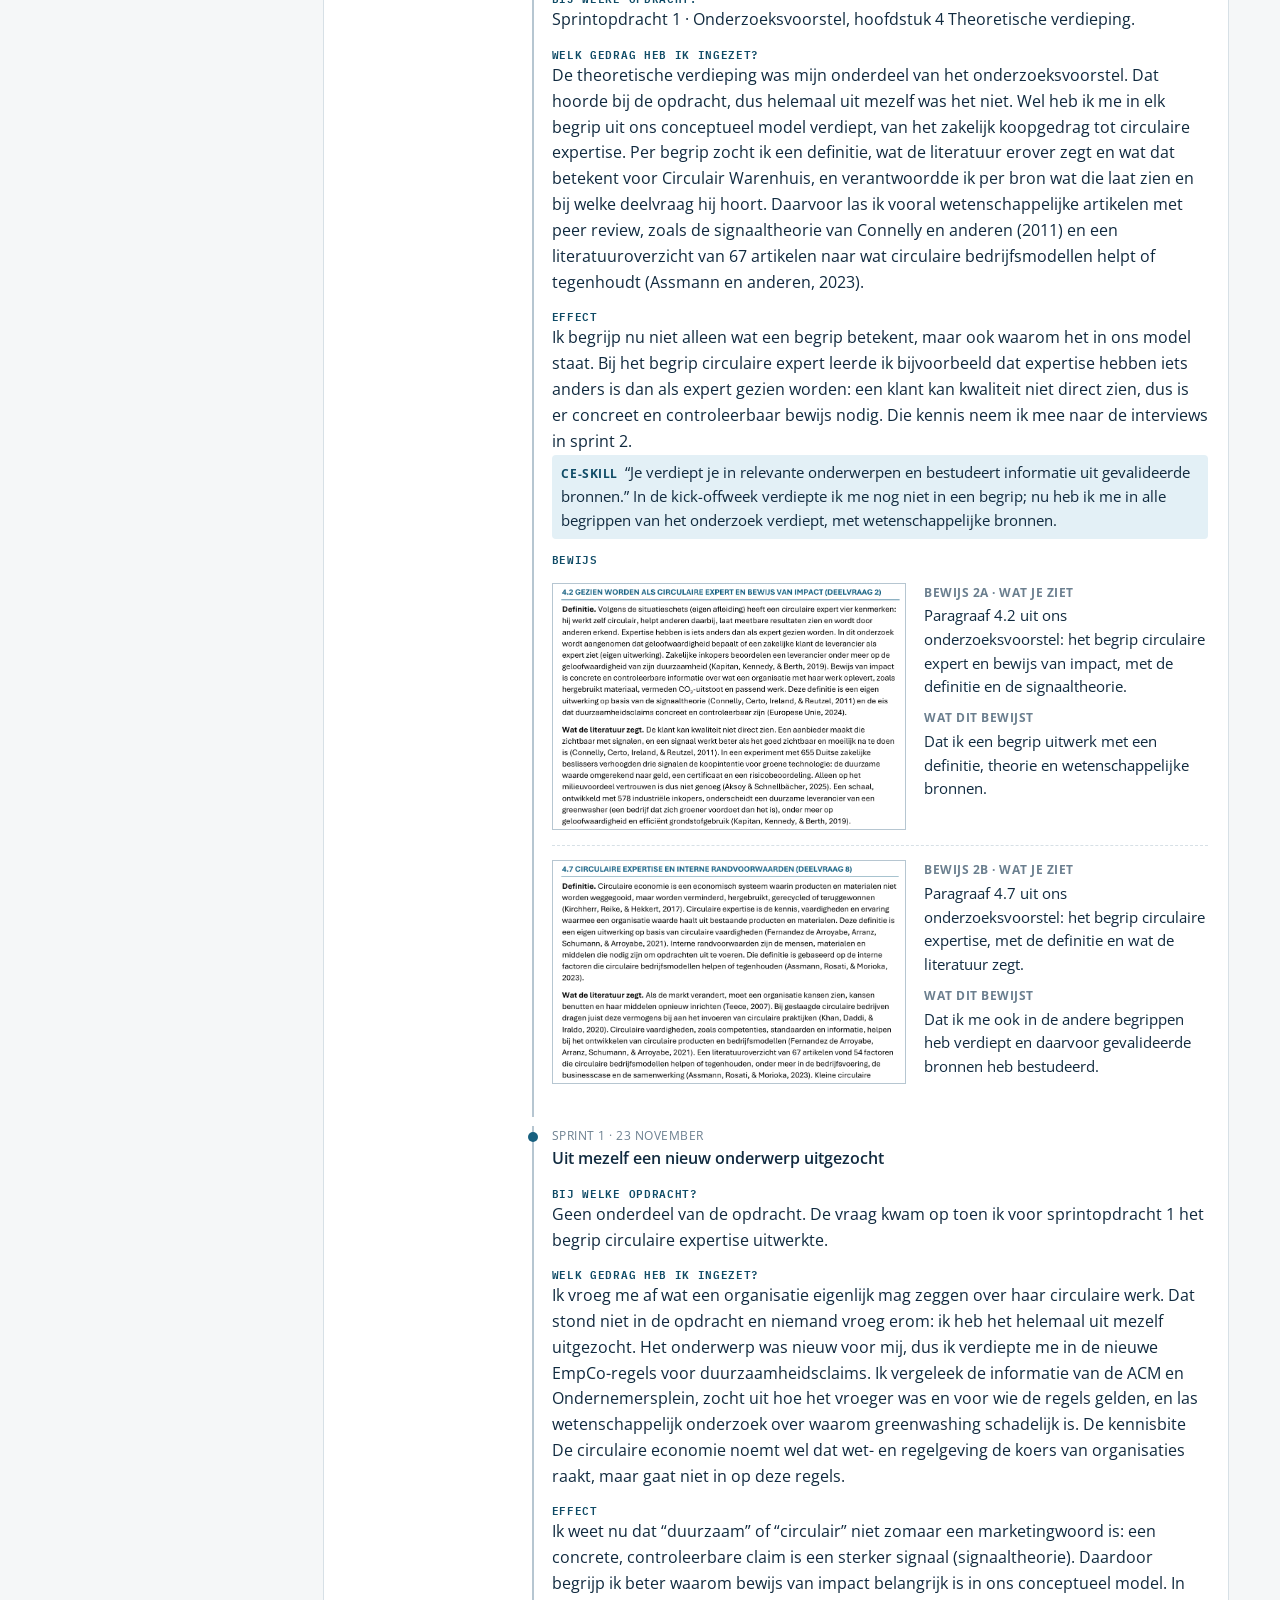
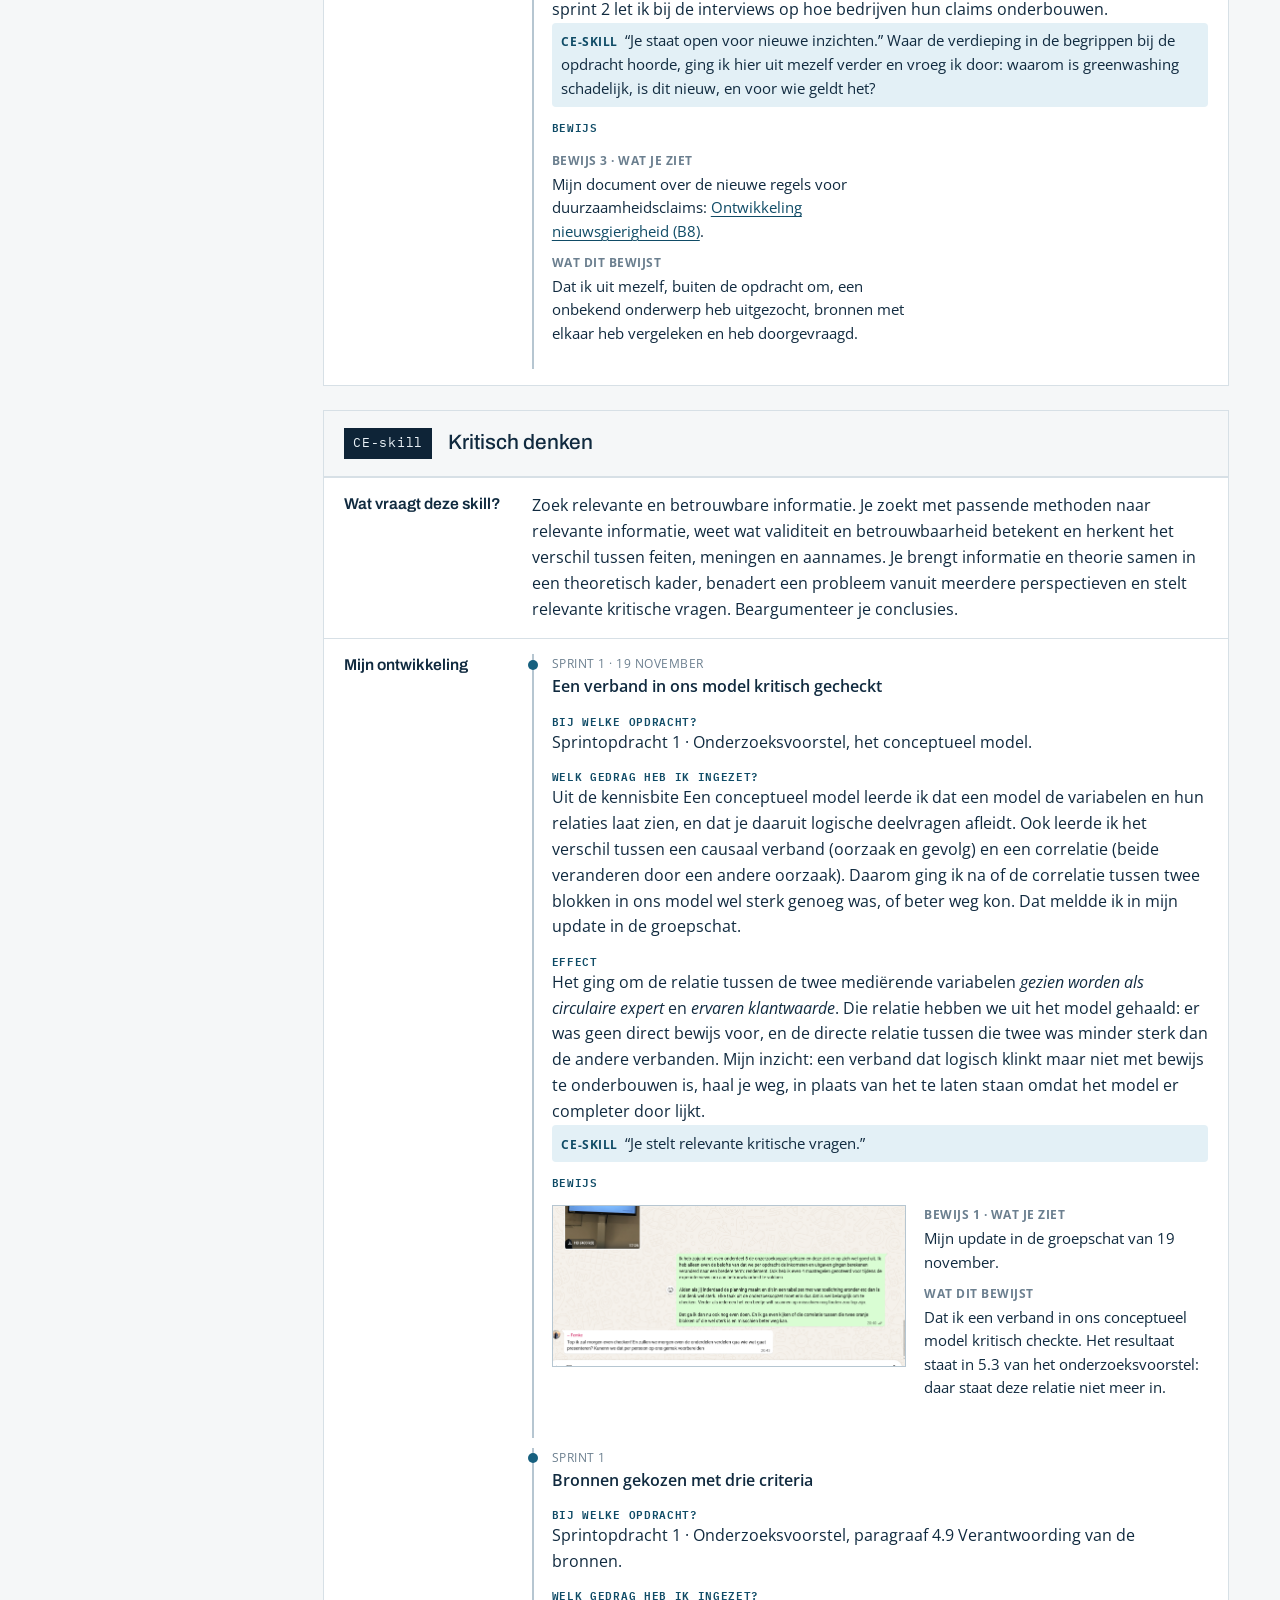
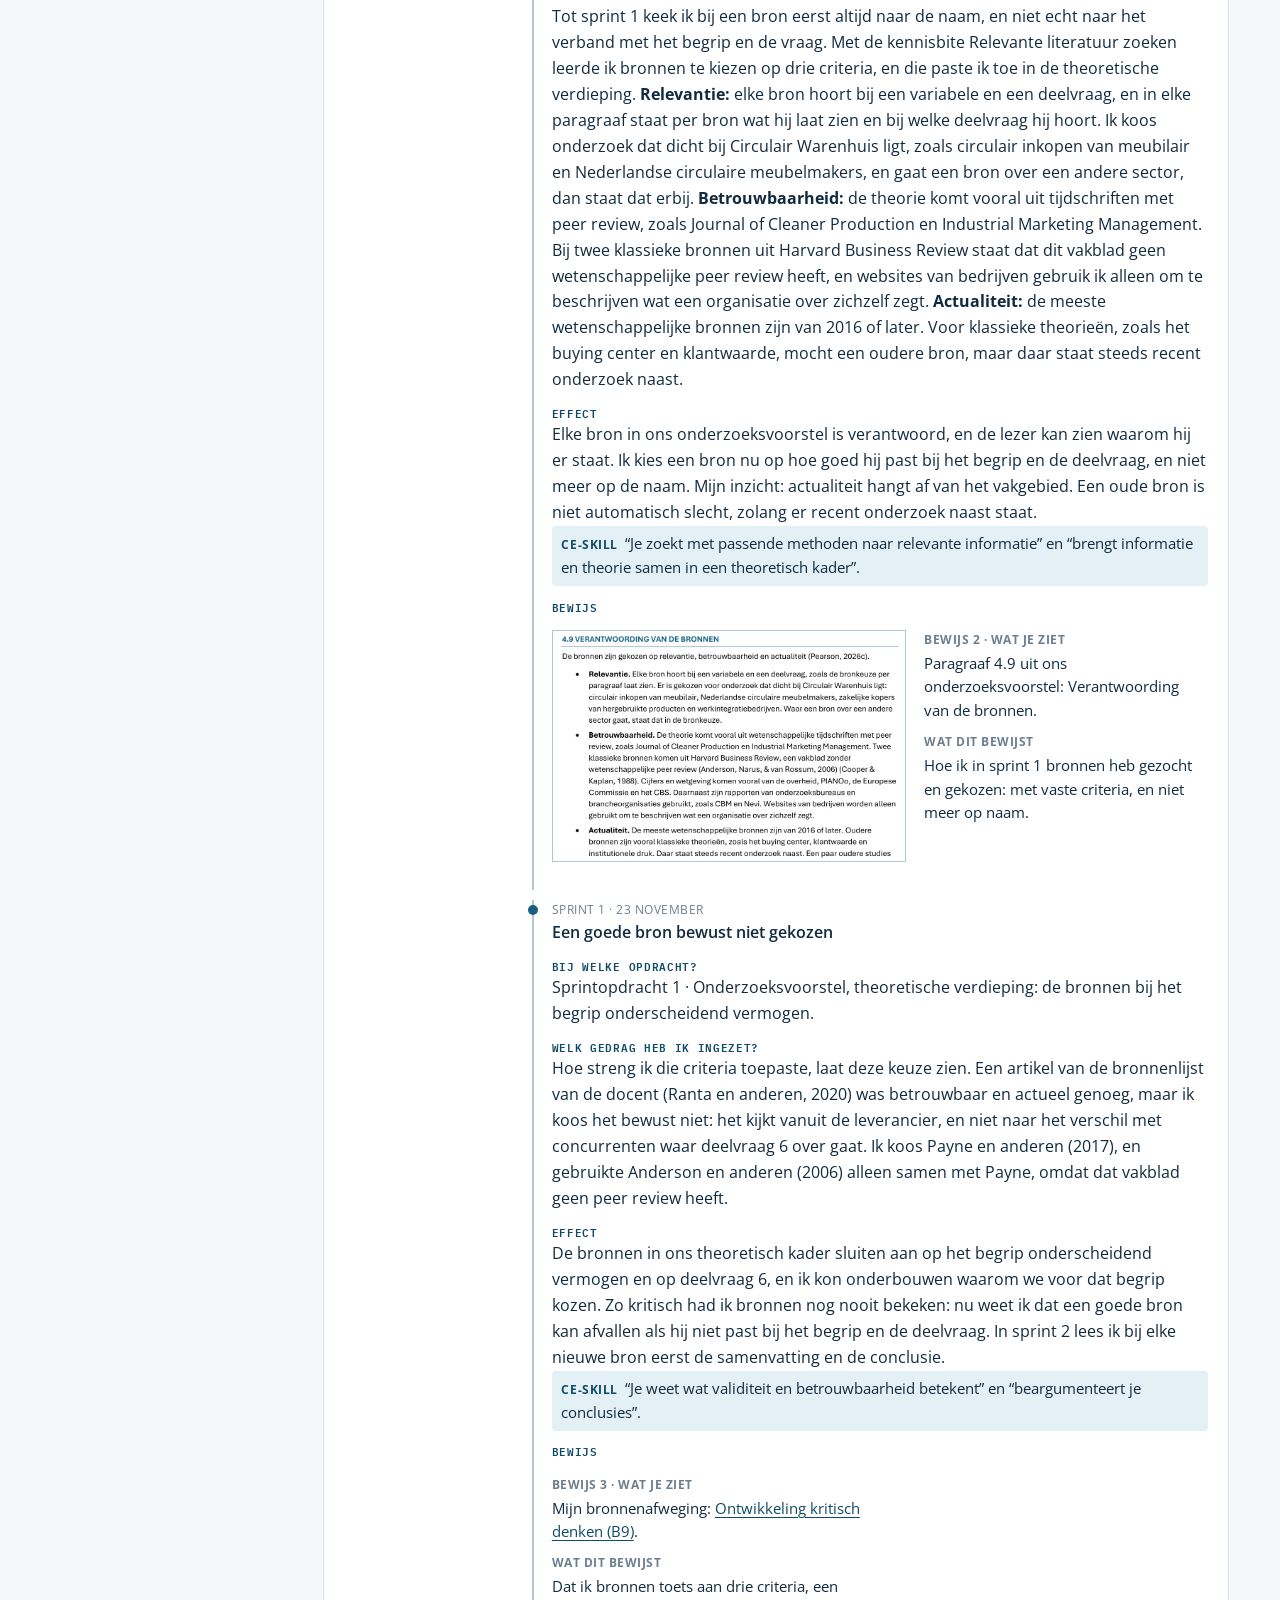
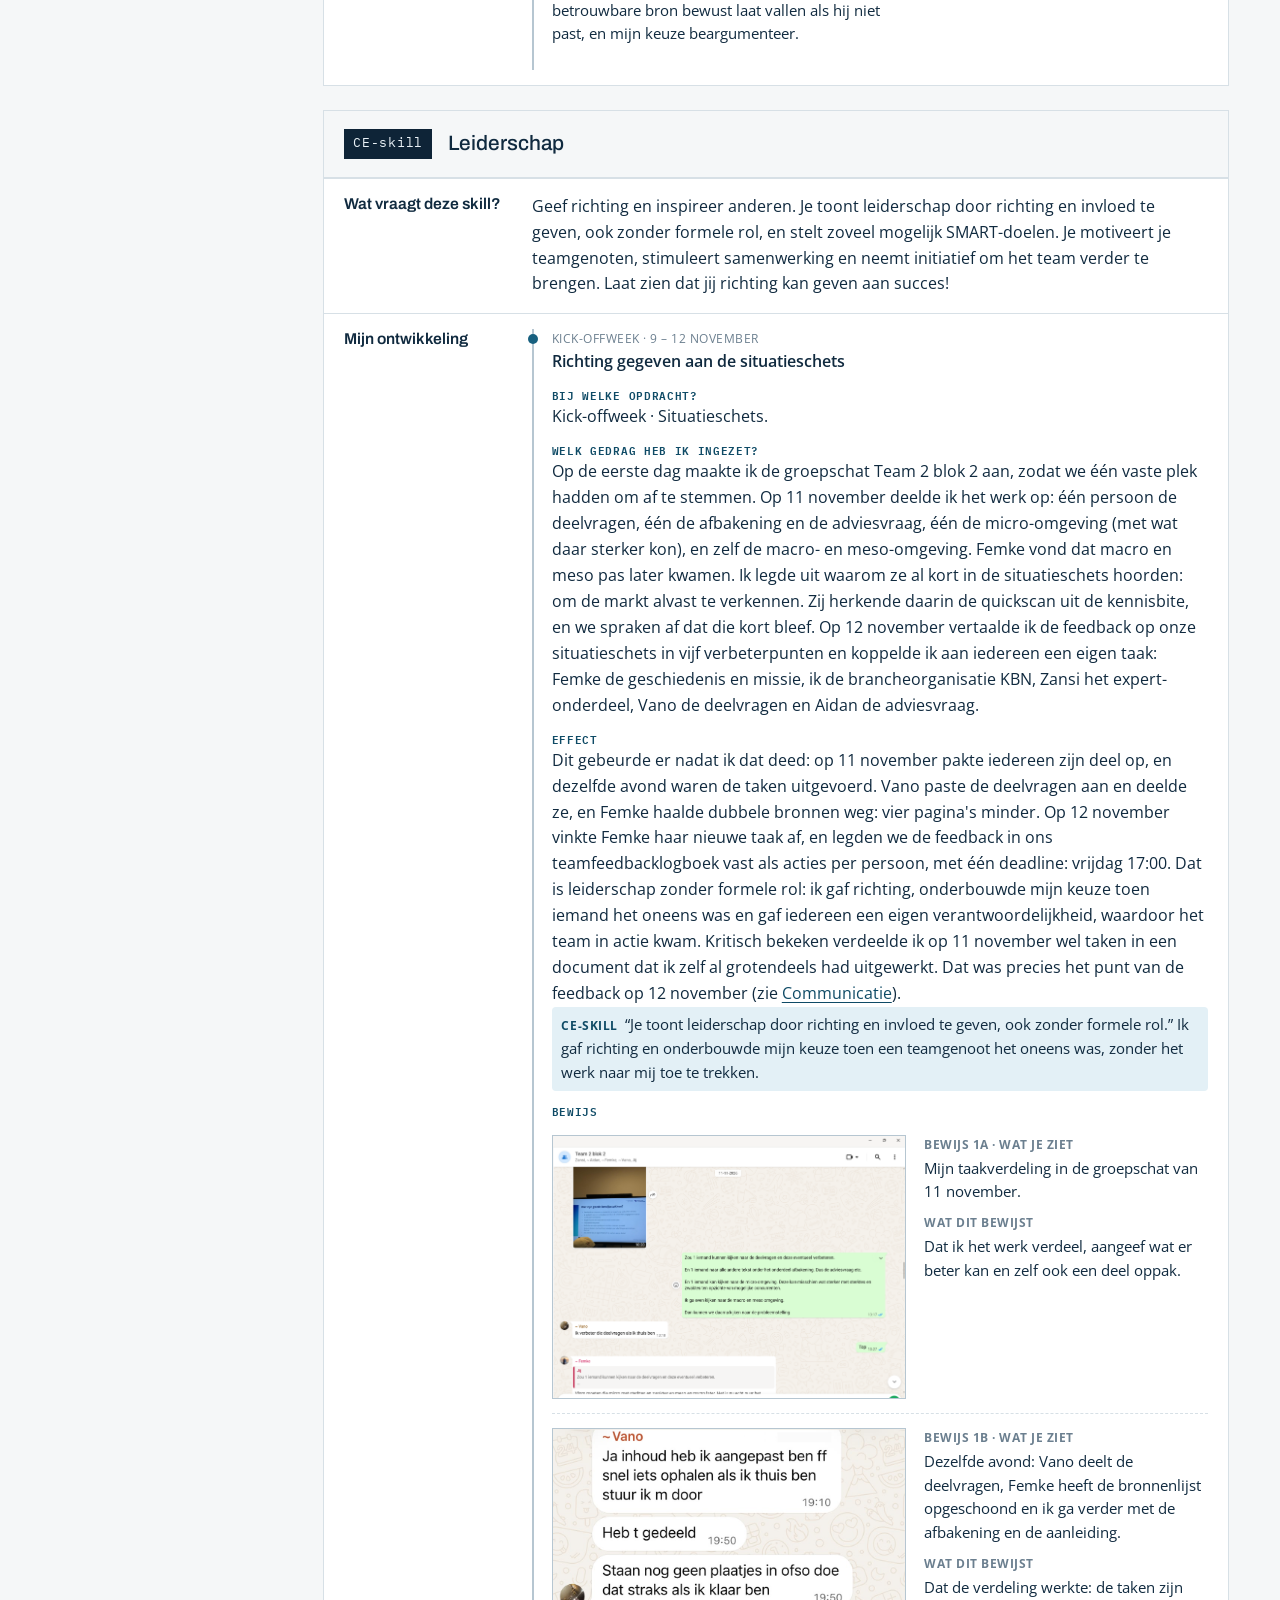
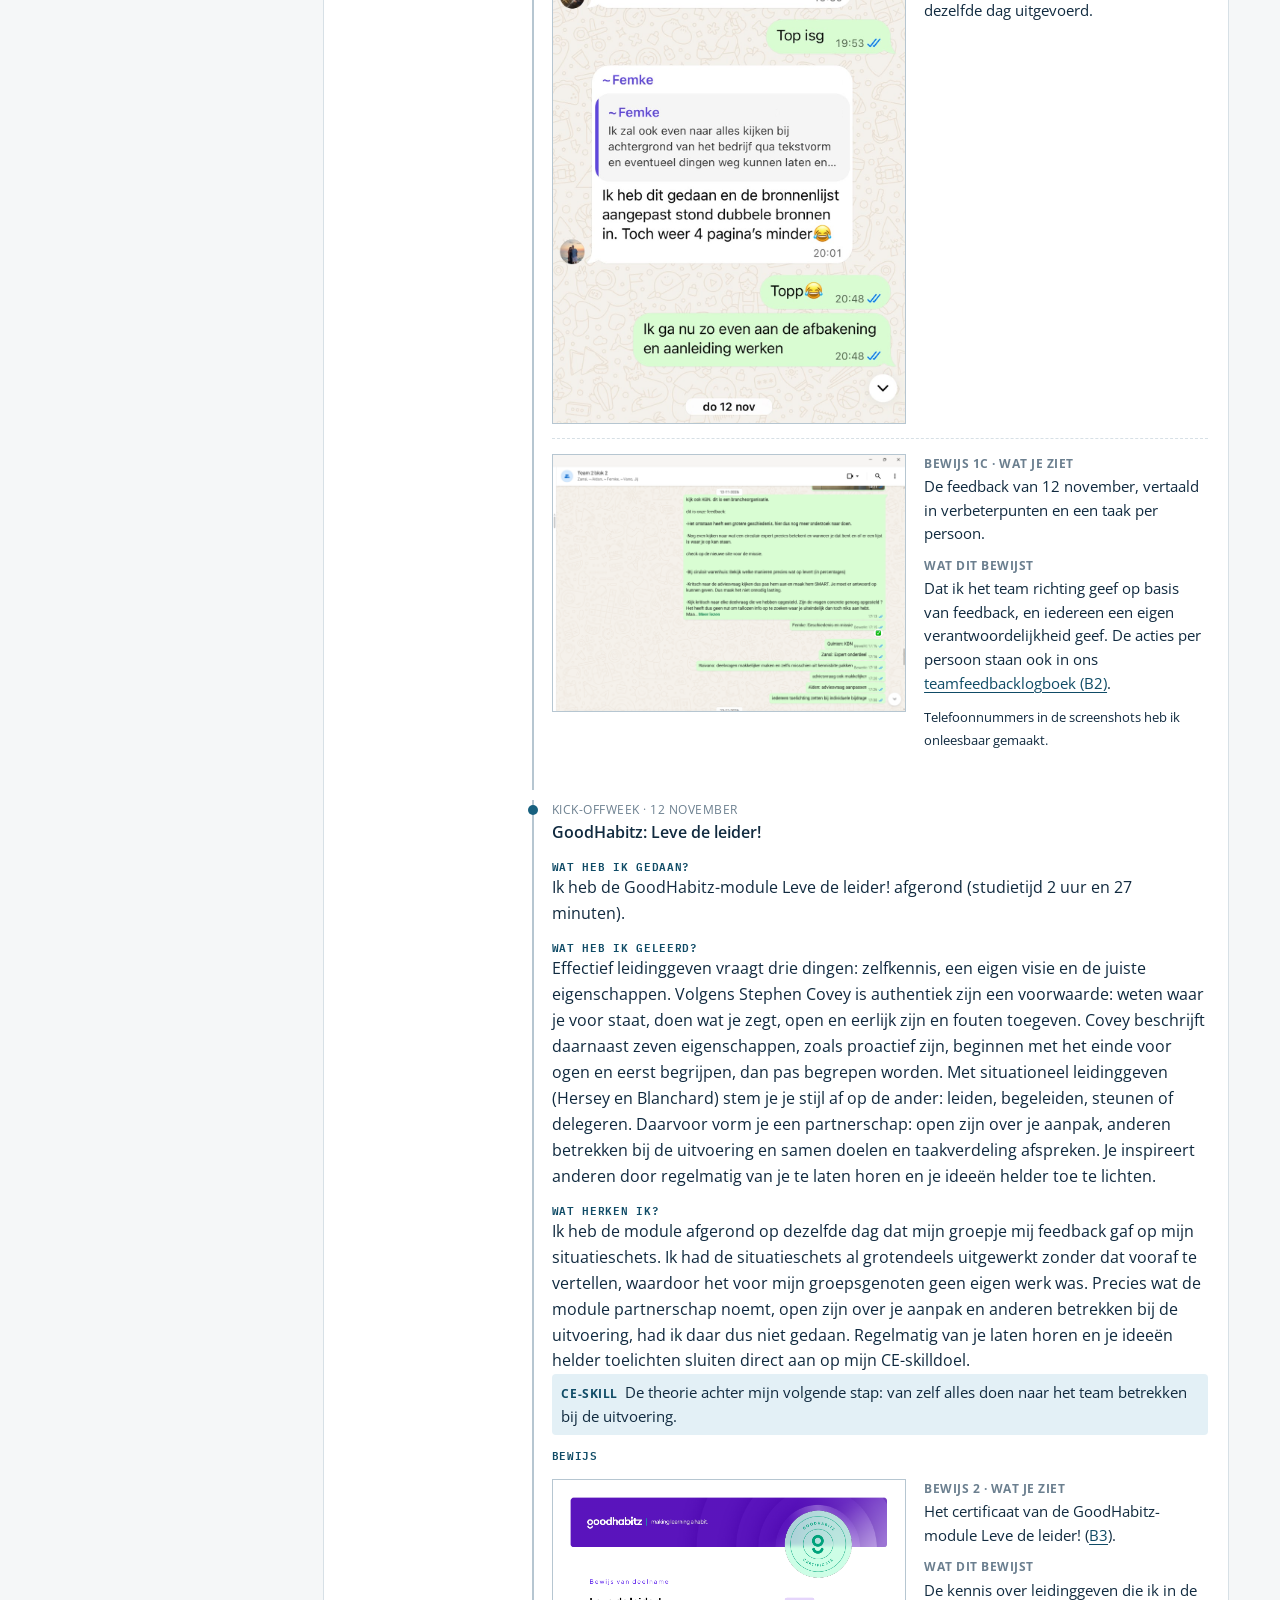
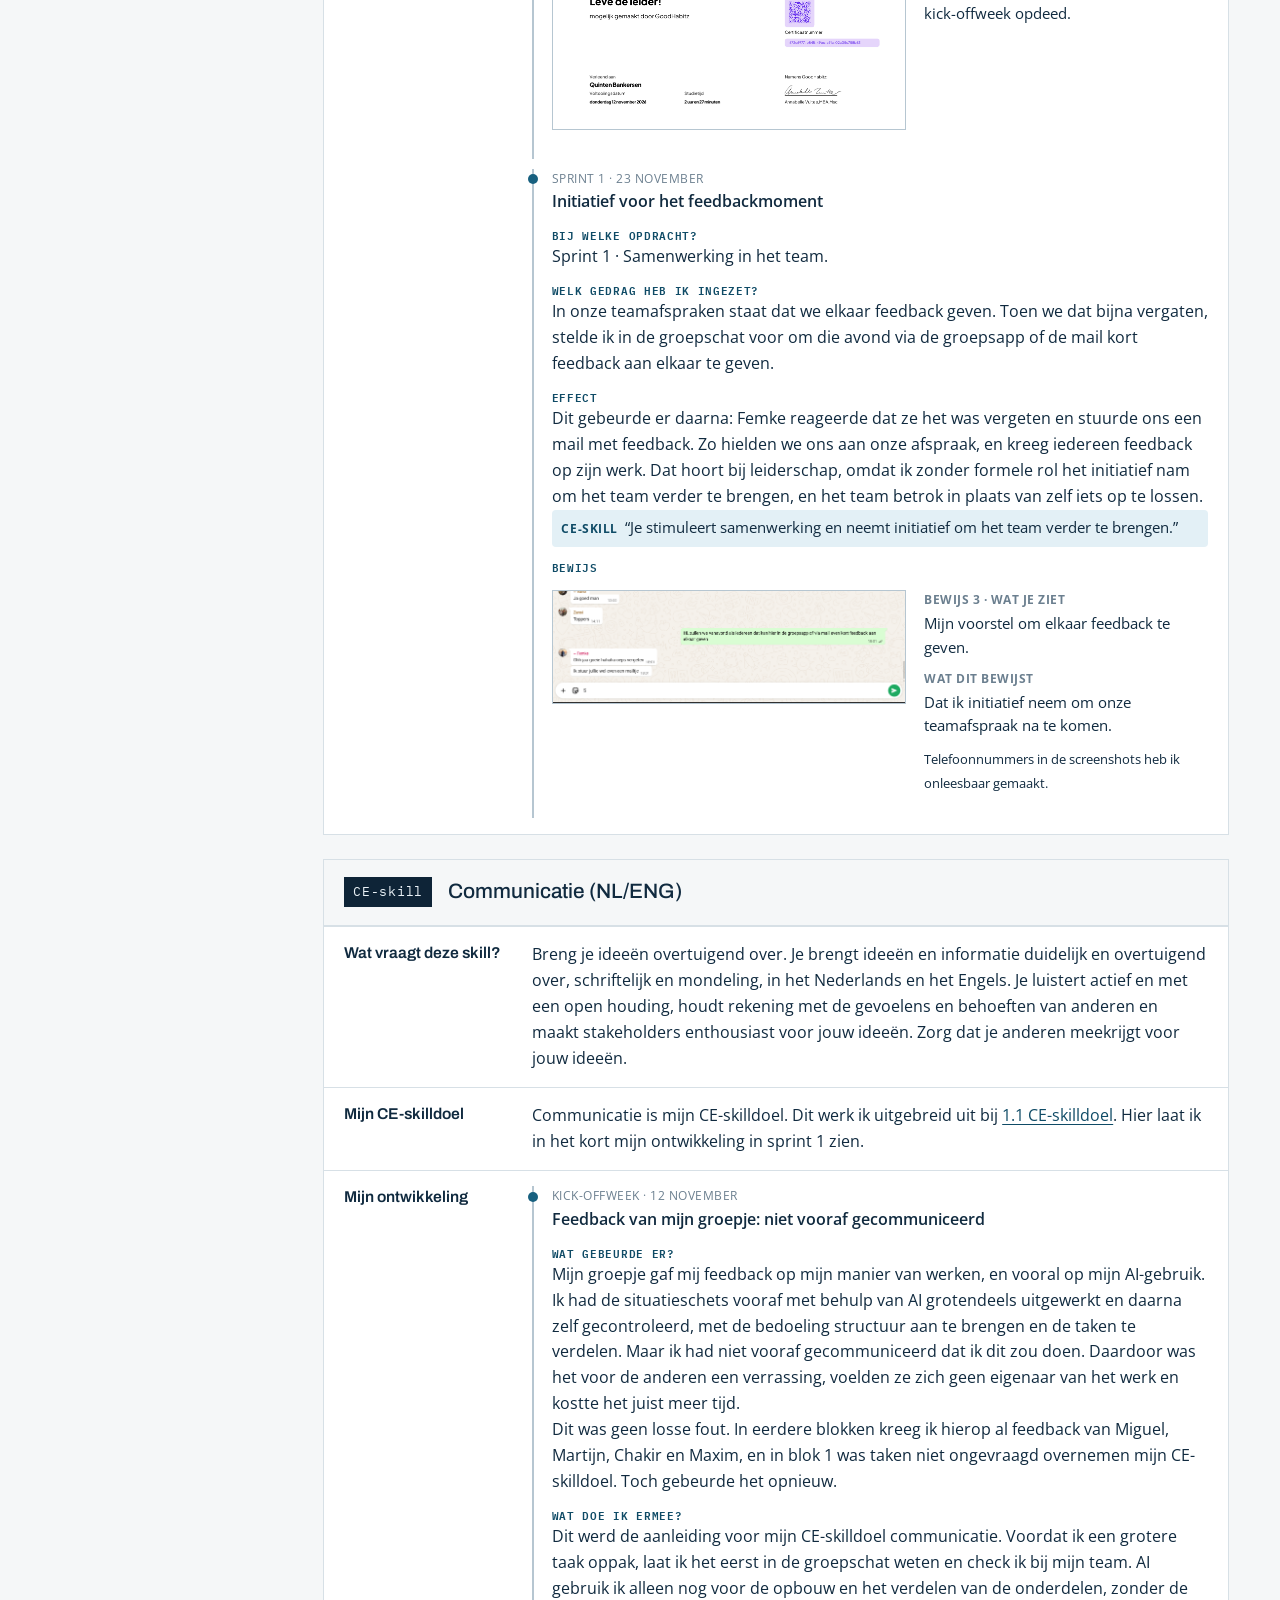
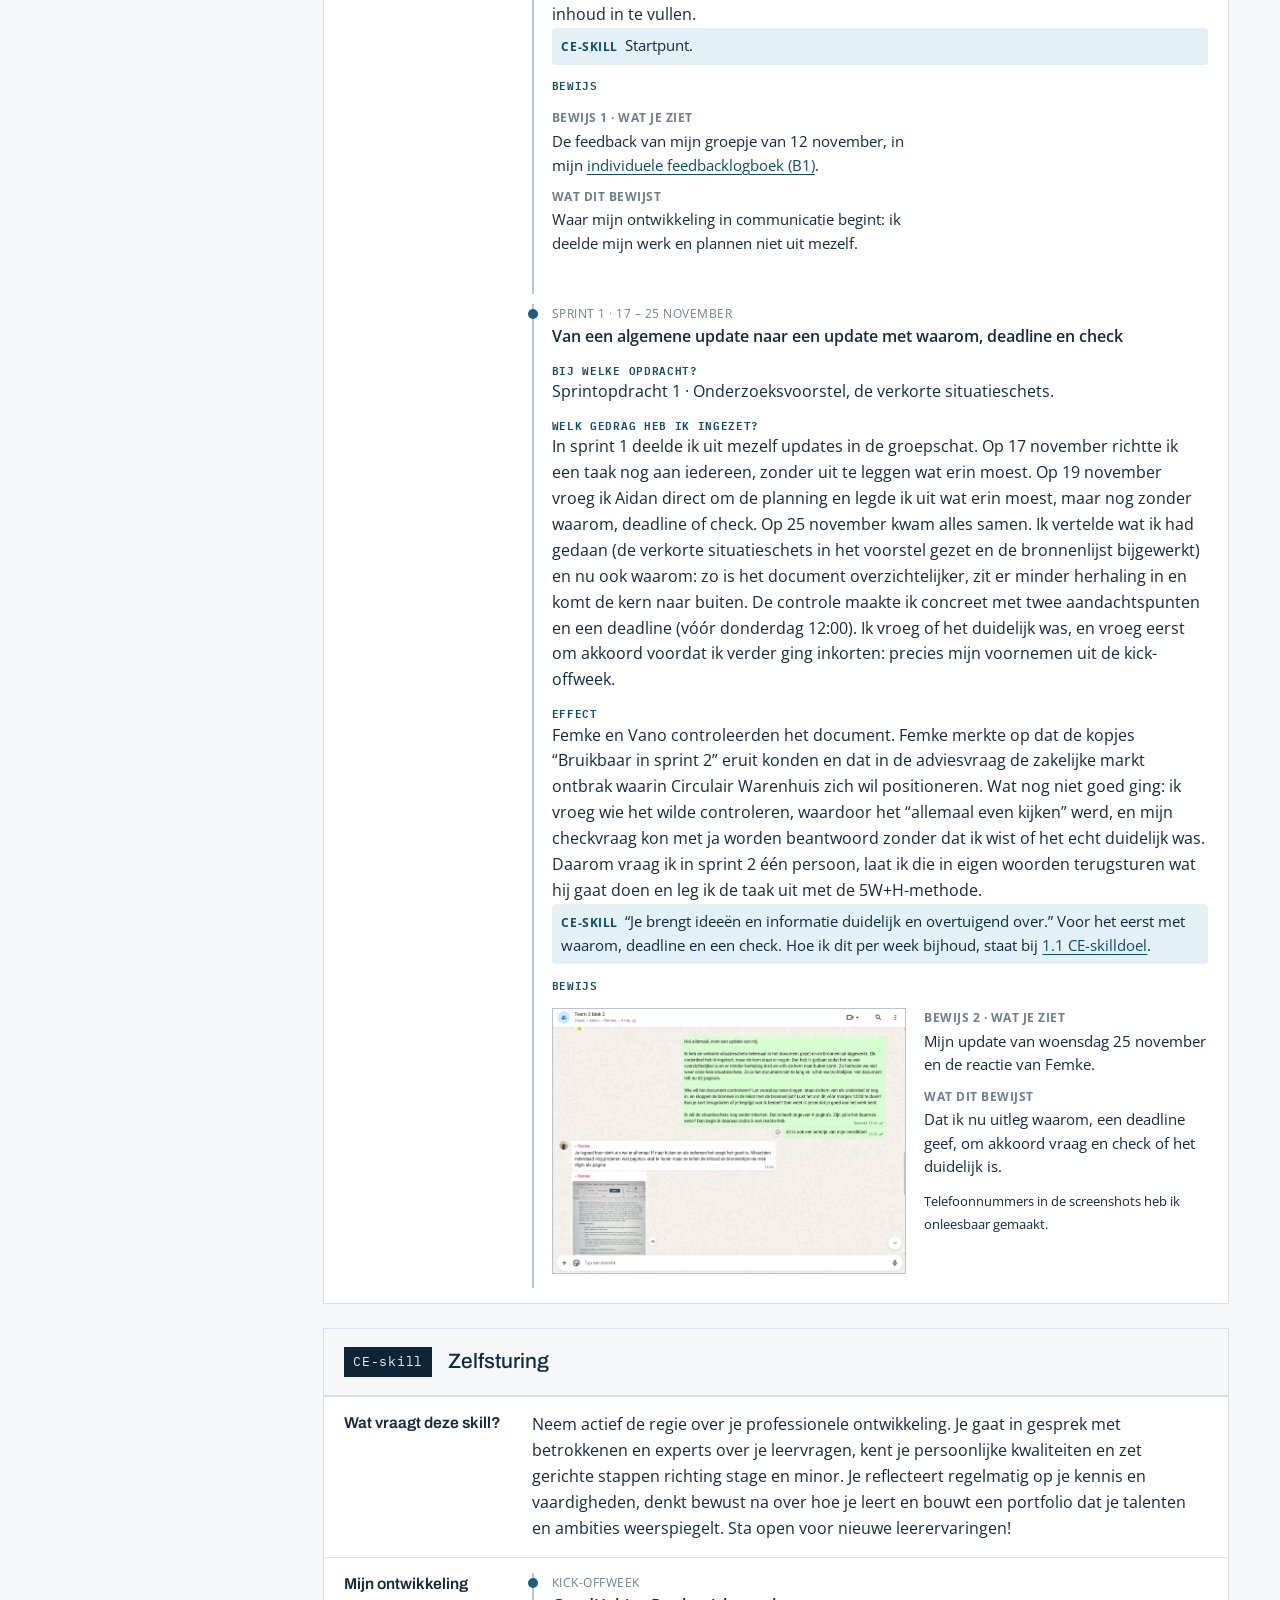
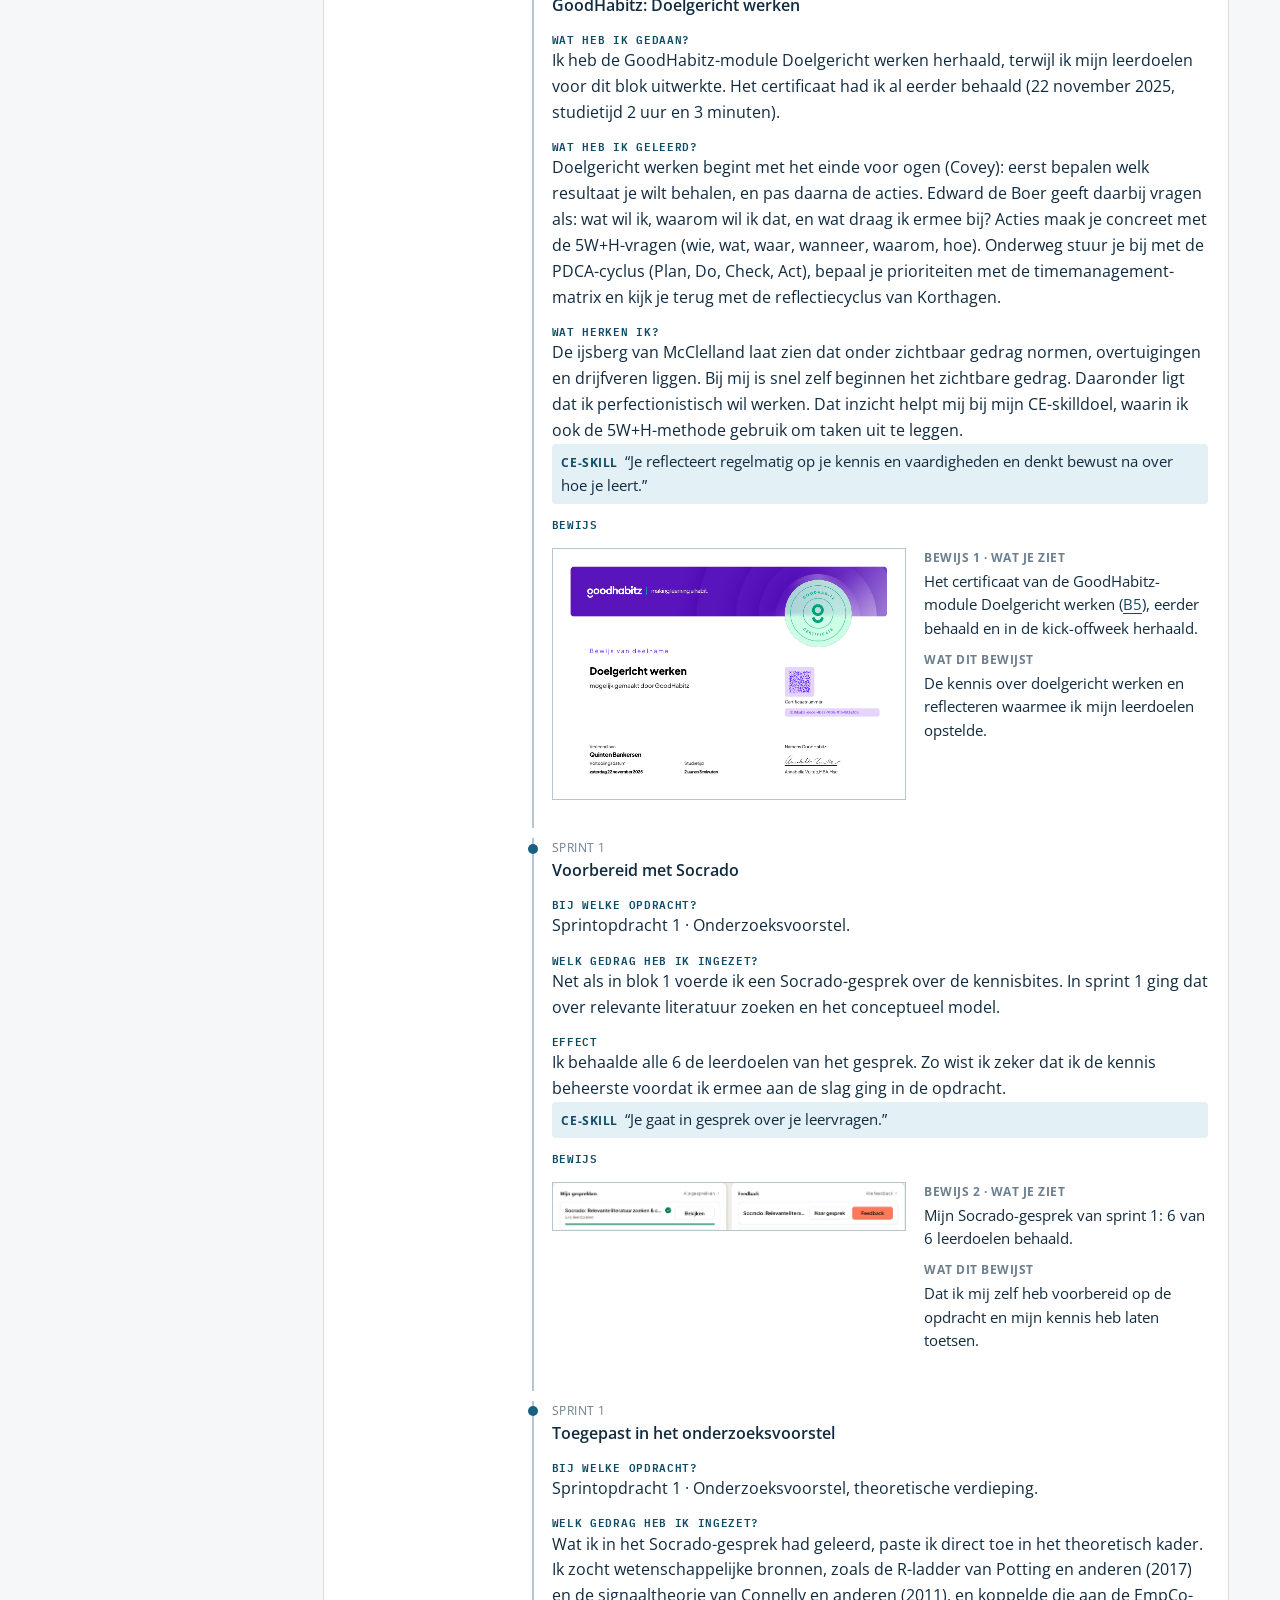
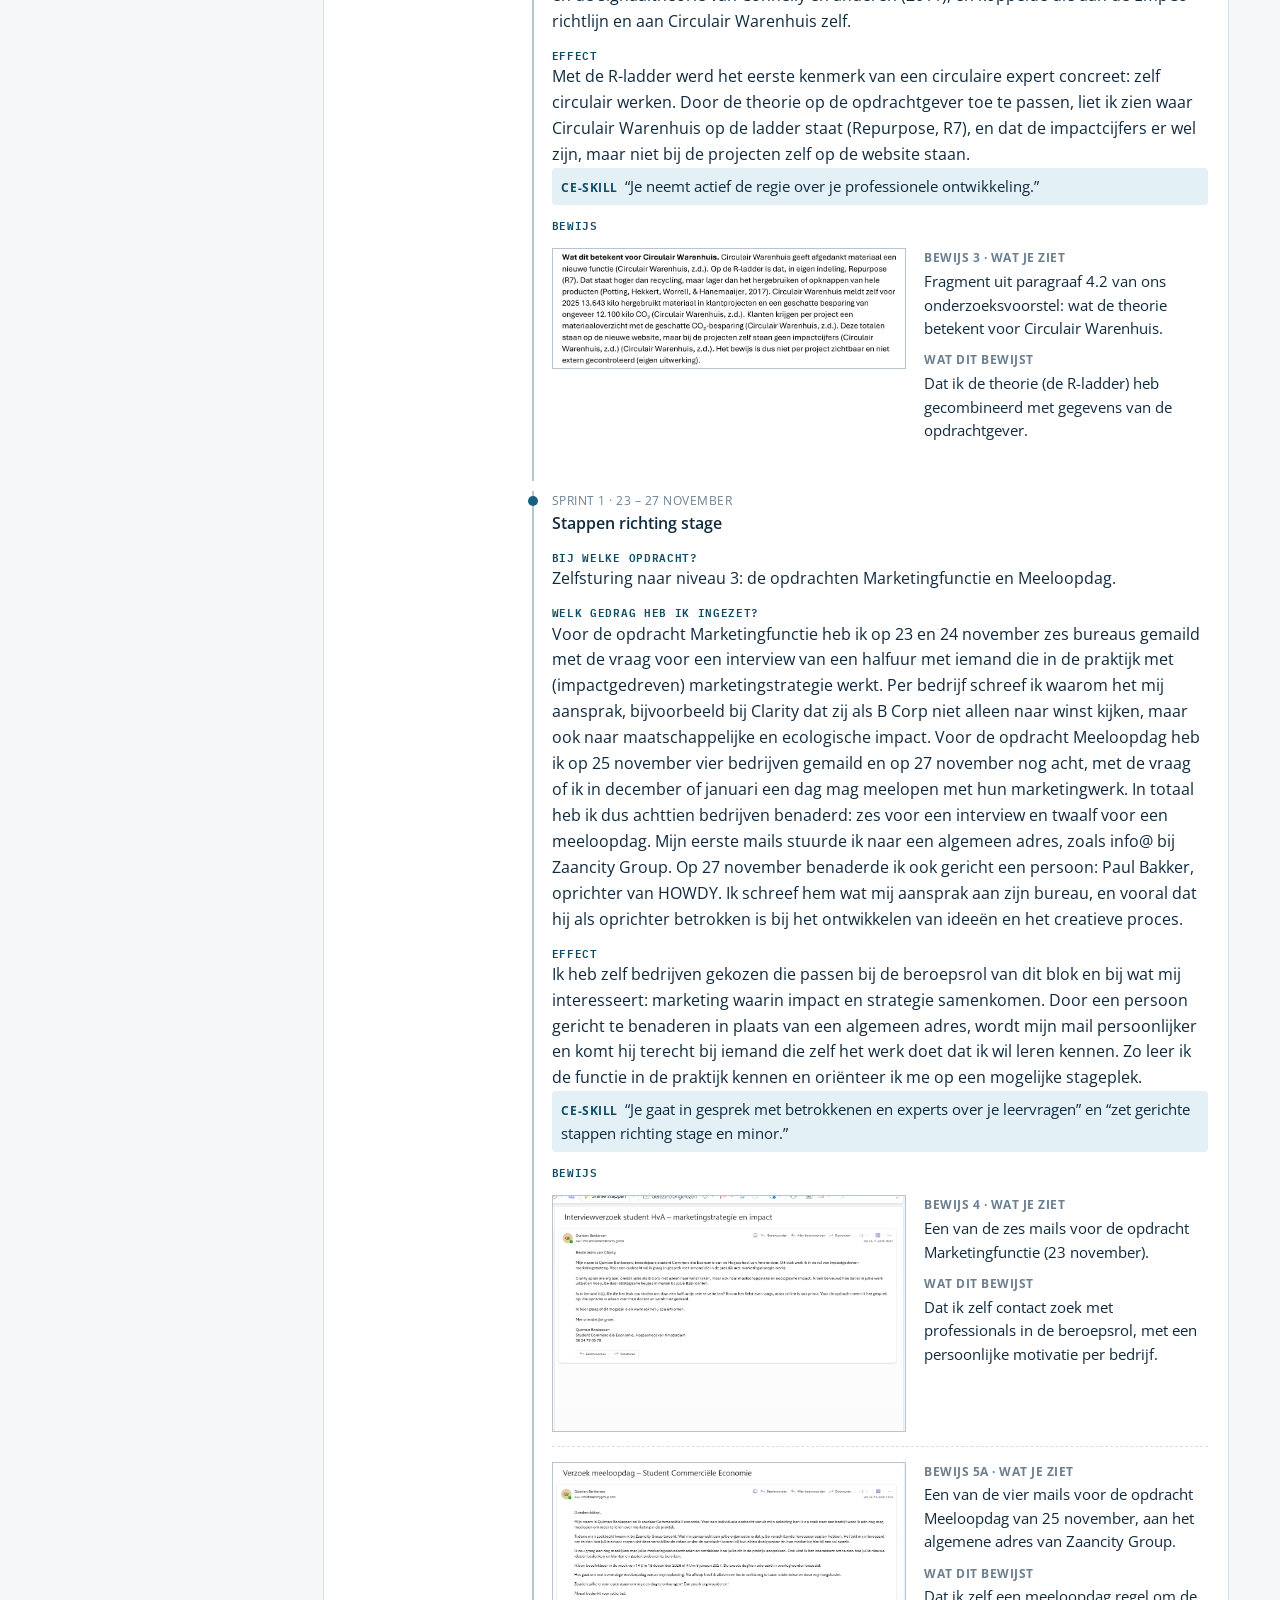
<file: ce-skills.html>
<!doctype html>
<html lang="nl">
<head>
<meta charset="utf-8">
<meta name="viewport" content="width=device-width, initial-scale=1, viewport-fit=cover">
<title>CE-skills · Portfolio Quinten Bankersen</title>
<link rel="preconnect" href="https://fonts.googleapis.com">
<link rel="preconnect" href="https://fonts.gstatic.com" crossorigin>
<link rel="stylesheet" href="https://fonts.googleapis.com/css2?family=Archivo:wdth,wght@75..100,400..700&family=IBM+Plex+Mono:wght@400;500&family=Open+Sans:ital,wght@0,400;0,600;0,700;1,400&display=swap">
<link rel="stylesheet" href="assets/styles.css">
</head>
<body class="has-rail">
<header class="topbar">
  <div class="topbar__left"><a class="topbar__name" href="index.html">Quinten Bankersen</a><span class="topbar__where">03 · CE-skills</span></div>
  <button class="menu-btn" id="menu-btn" type="button" aria-controls="rail" aria-expanded="false">Menu</button>
</header>
<nav class="rail" id="rail" aria-label="Hoofdstukken">
  <div class="rail__id"><a class="rail__name" href="index.html">Quinten Bankersen</a><span class="rail__sub">Portfolio · Impactgedreven marketingstrateeg</span></div>
  <ul class="toc"><li><a href="index.html"><span class="n">—</span><span>Home · inhoudsopgave</span></a></li><li><a href="ce-skilldoel.html"><span class="n">01</span><span>Leerdoelen</span></a><ul class="toc__sub"><li><a href="ce-skilldoel.html">CE-skilldoel</a></li><li><a href="persoonlijk-leerdoel.html">Persoonlijk leerdoel</a></li></ul></li><li><a href="niet-groen.html"><span class="n">02</span><span>Leeruitkomsten</span></a><ul class="toc__sub"><li><a href="niet-groen.html">Niet groen</a></li><li><a href="leeruitkomsten.html">Overzicht</a></li><li><a href="verdieping-01.html">Verdieping 01 · LU1</a></li><li><a href="verdieping-02.html">Verdieping 02</a></li></ul></li><li><a href="ce-skills.html" class="is-active" aria-current="page"><span class="n">03</span><span>CE-skills</span></a></li><li><a href="terugblik.html"><span class="n">04</span><span>Terugblik</span></a></li><li><a href="conclusie.html"><span class="n">05</span><span>Conclusie</span></a></li><li><a href="bijlagen.html"><span class="n">06</span><span>Bijlagen</span></a></li><li><a href="ai-verantwoording.html"><span class="n">07</span><span>AI-verantwoording</span></a></li></ul>
  <div class="rail__foot"><strong>Challenge Koers Bepalen</strong><br>26/27 · blok 2 · klas CE2C1<br>Docenten: Latifa Belhaj, Rich Tiggeler</div>
</nav>
<main>
  <nav class="crumbs" aria-label="Kruimelpad"><a href="index.html">Home</a><span>/</span><span>03 CE-skills van de challenge</span></nav>
  <header class="page__head">
    <span class="eyebrow">Hoofdstuk 03</span>
    <h1><span class="page__num">03</span> CE-skills van de challenge</h1>
    
    <p class="lede">Per CE-skill vertel ik in een tijdlijn hoe ik me heb ontwikkeld. Elk punt staat in één blok: bij welke opdracht, welk gedrag ik inzette, het effect en het bewijs.</p>
  </header>
  <nav class="onpage" aria-label="Op deze pagina"><span class="onpage__label">Op deze pagina</span><a href="#nieuwsgierigheid">Nieuwsgierigheid</a><a href="#kritisch-denken">Kritisch denken</a><a href="#leiderschap">Leiderschap</a><a href="#communicatie">Communicatie</a><a href="#zelfsturing">Zelfsturing</a></nav>
  <div class="lu skill" id="nieuwsgierigheid">
  <div class="lu__head"><span class="lu__code">CE-skill</span><div><p class="lu__text lu__text--name">Nieuwsgierigheid</p></div></div>
  <div class="fields"><div class="field"><span class="field__k">Wat vraagt deze skill?</span><div class="field__v"><p>Zorg dat je goed geïnformeerd bent. Je verdiept je in relevante onderwerpen en bestudeert informatie uit gevalideerde bronnen. Je toont belangstelling en begrip voor mensen die anders denken dan jij, vraagt door als je iemands opvattingen niet direct begrijpt en staat open voor nieuwe inzichten. Sta open voor nieuwe culturen en contexten.</p></div></div><div class="field"><span class="field__k">Mijn ontwikkeling</span><div class="field__v"><div class="sstep"><p class="sstep__when">Kick-offweek</p><p class="sstep__t">GoodHabitz: Nieuwsgierigheid</p><span class="sstep__k">Wat heb ik gedaan?</span><p>Ik heb de GoodHabitz-module Nieuwsgierigheid herhaald. Het certificaat had ik al eerder behaald (21 maart 2026, studietijd 2 uur en 55 minuten).</p><span class="sstep__k">Wat heb ik geleerd?</span><p>Nieuwsgierigheid is deels aangeboren en deels aangeleerd, en werkt als een spier: met training word je er sterker in, en als je stopt met trainen neemt het af. Volgens Carol Dweck bepaalt je mindset hoe je met struikelblokken omgaat: met een statische mindset blijf je bij wat je kent, met een op groei gerichte mindset ben je bereid je denkbeelden te herzien. Nieuwsgierigheid kent vijf dimensies: vreugdevol onderzoek, gevoeligheid voor het missen van informatie, sociale nieuwsgierigheid, stresstolerantie en sensatie zoeken. Nieuwe gewoonten bouw je op door vragen te stellen, er tijd voor te maken, meer bronnen aan te boren en nieuwe dingen te verkennen. Ook leerde ik over het Pandora-effect: je kunt in nieuwsgierigheid doorslaan.</p><span class="sstep__k">Hoe pas ik het toe?</span><p>Meer bronnen aanboren deed ik in de kick-offweek bij het zoeken naar bronnen voor de macro- en meso-omgeving. In een bepaald begrip verdiepte ik me toen nog niet echt. Vragen stellen en sociale nieuwsgierigheid sluiten aan op mijn CE-skilldoel: doorvragen als een taak onduidelijk is, en interesse tonen in het werk van mijn teamgenoten.</p><p class="sstep__ce"><b>CE-skill</b>Startpunt: ik wist hoe nieuwsgierigheid werkt, maar paste het nog niet bewust toe in de opdracht.</p><span class="sstep__k">Bewijs</span><div class="evitem"><figure class="evfig "><button class="shot" type="button"><img src="img/ev/B4-goodhabitz-nieuwsgierigheid.png" width="702" height="497" loading="lazy" alt="Certificaat GoodHabitz Nieuwsgierigheid"></button></figure><div class="evitem__txt"><p><b>Bewijs 1 · Wat je ziet</b>Het certificaat van de GoodHabitz-module Nieuwsgierigheid (<a href="bijlagen.html#b4">B4</a>), eerder behaald en in de kick-offweek herhaald.</p><p><b>Wat dit bewijst</b>De kennis over nieuwsgierigheid waarmee ik dit blok begon.</p></div></div></div><div class="sstep"><p class="sstep__when">Sprint 1</p><p class="sstep__t">Verdiept in alle begrippen van het onderzoek</p><span class="sstep__k">Bij welke opdracht?</span><p>Sprintopdracht 1 · Onderzoeksvoorstel, hoofdstuk 4 Theoretische verdieping.</p><span class="sstep__k">Welk gedrag heb ik ingezet?</span><p>De theoretische verdieping was mijn onderdeel van het onderzoeksvoorstel. Dat hoorde bij de opdracht, dus helemaal uit mezelf was het niet. Wel heb ik me in elk begrip uit ons conceptueel model verdiept, van het zakelijk koopgedrag tot circulaire expertise. Per begrip zocht ik een definitie, wat de literatuur erover zegt en wat dat betekent voor Circulair Warenhuis, en verantwoordde ik per bron wat die laat zien en bij welke deelvraag hij hoort. Daarvoor las ik vooral wetenschappelijke artikelen met peer review, zoals de signaaltheorie van Connelly en anderen (2011) en een literatuuroverzicht van 67 artikelen naar wat circulaire bedrijfsmodellen helpt of tegenhoudt (Assmann en anderen, 2023).</p><span class="sstep__k">Effect</span><p>Ik begrijp nu niet alleen wat een begrip betekent, maar ook waarom het in ons model staat. Bij het begrip circulaire expert leerde ik bijvoorbeeld dat expertise hebben iets anders is dan als expert gezien worden: een klant kan kwaliteit niet direct zien, dus is er concreet en controleerbaar bewijs nodig. Die kennis neem ik mee naar de interviews in sprint 2.</p><p class="sstep__ce"><b>CE-skill</b>“Je verdiept je in relevante onderwerpen en bestudeert informatie uit gevalideerde bronnen.” In de kick-offweek verdiepte ik me nog niet in een begrip; nu heb ik me in alle begrippen van het onderzoek verdiept, met wetenschappelijke bronnen.</p><span class="sstep__k">Bewijs</span><div class="evitem"><figure class="evfig "><button class="shot" type="button"><img src="img/ev/nieuwsgierigheid-theorie-1.png" width="989" height="689" loading="lazy" alt="Onderzoeksvoorstel paragraaf 4.2: definitie circulaire expert, bewijs van impact en signaaltheorie"></button></figure><div class="evitem__txt"><p><b>Bewijs 2a · Wat je ziet</b>Paragraaf 4.2 uit ons onderzoeksvoorstel: het begrip circulaire expert en bewijs van impact, met de definitie en de signaaltheorie.</p><p><b>Wat dit bewijst</b>Dat ik een begrip uitwerk met een definitie, theorie en wetenschappelijke bronnen.</p></div></div><div class="evitem"><figure class="evfig "><button class="shot" type="button"><img src="img/ev/nieuwsgierigheid-theorie-2.png" width="992" height="624" loading="lazy" alt="Onderzoeksvoorstel paragraaf 4.7: definitie circulaire expertise en literatuur"></button></figure><div class="evitem__txt"><p><b>Bewijs 2b · Wat je ziet</b>Paragraaf 4.7 uit ons onderzoeksvoorstel: het begrip circulaire expertise, met de definitie en wat de literatuur zegt.</p><p><b>Wat dit bewijst</b>Dat ik me ook in de andere begrippen heb verdiept en daarvoor gevalideerde bronnen heb bestudeerd.</p></div></div></div><div class="sstep"><p class="sstep__when">Sprint 1 · 23 november</p><p class="sstep__t">Uit mezelf een nieuw onderwerp uitgezocht</p><span class="sstep__k">Bij welke opdracht?</span><p>Geen onderdeel van de opdracht. De vraag kwam op toen ik voor sprintopdracht 1 het begrip circulaire expertise uitwerkte.</p><span class="sstep__k">Welk gedrag heb ik ingezet?</span><p>Ik vroeg me af wat een organisatie eigenlijk mag zeggen over haar circulaire werk. Dat stond niet in de opdracht en niemand vroeg erom: ik heb het helemaal uit mezelf uitgezocht. Het onderwerp was nieuw voor mij, dus ik verdiepte me in de nieuwe EmpCo-regels voor duurzaamheidsclaims. Ik vergeleek de informatie van de ACM en Ondernemersplein, zocht uit hoe het vroeger was en voor wie de regels gelden, en las wetenschappelijk onderzoek over waarom greenwashing schadelijk is. De kennisbite De circulaire economie noemt wel dat wet- en regelgeving de koers van organisaties raakt, maar gaat niet in op deze regels.</p><span class="sstep__k">Effect</span><p>Ik weet nu dat “duurzaam” of “circulair” niet zomaar een marketingwoord is: een concrete, controleerbare claim is een sterker signaal (signaaltheorie). Daardoor begrijp ik beter waarom bewijs van impact belangrijk is in ons conceptueel model. In sprint 2 let ik bij de interviews op hoe bedrijven hun claims onderbouwen.</p><p class="sstep__ce"><b>CE-skill</b>“Je staat open voor nieuwe inzichten.” Waar de verdieping in de begrippen bij de opdracht hoorde, ging ik hier uit mezelf verder en vroeg ik door: waarom is greenwashing schadelijk, is dit nieuw, en voor wie geldt het?</p><span class="sstep__k">Bewijs</span><div class="evitem"><div class="evitem__txt"><p><b>Bewijs 3 · Wat je ziet</b>Mijn document over de nieuwe regels voor duurzaamheidsclaims: <a href="bijlagen/B8-ontwikkeling-nieuwsgierigheid.pdf" target="_blank" rel="noopener">Ontwikkeling nieuwsgierigheid (B8)</a>.</p><p><b>Wat dit bewijst</b>Dat ik uit mezelf, buiten de opdracht om, een onbekend onderwerp heb uitgezocht, bronnen met elkaar heb vergeleken en heb doorgevraagd.</p></div></div></div></div></div></div>
</div>
<div class="lu skill" id="kritisch-denken">
  <div class="lu__head"><span class="lu__code">CE-skill</span><div><p class="lu__text lu__text--name">Kritisch denken</p></div></div>
  <div class="fields"><div class="field"><span class="field__k">Wat vraagt deze skill?</span><div class="field__v"><p>Zoek relevante en betrouwbare informatie. Je zoekt met passende methoden naar relevante informatie, weet wat validiteit en betrouwbaarheid betekent en herkent het verschil tussen feiten, meningen en aannames. Je brengt informatie en theorie samen in een theoretisch kader, benadert een probleem vanuit meerdere perspectieven en stelt relevante kritische vragen. Beargumenteer je conclusies.</p></div></div><div class="field"><span class="field__k">Mijn ontwikkeling</span><div class="field__v"><div class="sstep"><p class="sstep__when">Sprint 1 · 19 november</p><p class="sstep__t">Een verband in ons model kritisch gecheckt</p><span class="sstep__k">Bij welke opdracht?</span><p>Sprintopdracht 1 · Onderzoeksvoorstel, het conceptueel model.</p><span class="sstep__k">Welk gedrag heb ik ingezet?</span><p>Uit de kennisbite Een conceptueel model leerde ik dat een model de variabelen en hun relaties laat zien, en dat je daaruit logische deelvragen afleidt. Ook leerde ik het verschil tussen een causaal verband (oorzaak en gevolg) en een correlatie (beide veranderen door een andere oorzaak). Daarom ging ik na of de correlatie tussen twee blokken in ons model wel sterk genoeg was, of beter weg kon. Dat meldde ik in mijn update in de groepschat.</p><span class="sstep__k">Effect</span><p>Het ging om de relatie tussen de twee mediërende variabelen <em>gezien worden als circulaire expert</em> en <em>ervaren klantwaarde</em>. Die relatie hebben we uit het model gehaald: er was geen direct bewijs voor, en de directe relatie tussen die twee was minder sterk dan de andere verbanden. Mijn inzicht: een verband dat logisch klinkt maar niet met bewijs te onderbouwen is, haal je weg, in plaats van het te laten staan omdat het model er completer door lijkt.</p><p class="sstep__ce"><b>CE-skill</b>“Je stelt relevante kritische vragen.”</p><span class="sstep__k">Bewijs</span><div class="evitem"><figure class="evfig "><button class="shot" type="button"><img src="img/ev/ce-s1w1-donderdag.png" width="1415" height="642" loading="lazy" alt="Groepschat 19 november: correlatie tussen twee blokken checken"></button></figure><div class="evitem__txt"><p><b>Bewijs 1 · Wat je ziet</b>Mijn update in de groepschat van 19 november.</p><p><b>Wat dit bewijst</b>Dat ik een verband in ons conceptueel model kritisch checkte. Het resultaat staat in 5.3 van het onderzoeksvoorstel: daar staat deze relatie niet meer in.</p></div></div></div><div class="sstep"><p class="sstep__when">Sprint 1</p><p class="sstep__t">Bronnen gekozen met drie criteria</p><span class="sstep__k">Bij welke opdracht?</span><p>Sprintopdracht 1 · Onderzoeksvoorstel, paragraaf 4.9 Verantwoording van de bronnen.</p><span class="sstep__k">Welk gedrag heb ik ingezet?</span><p>Tot sprint 1 keek ik bij een bron eerst altijd naar de naam, en niet echt naar het verband met het begrip en de vraag. Met de kennisbite Relevante literatuur zoeken leerde ik bronnen te kiezen op drie criteria, en die paste ik toe in de theoretische verdieping. <b>Relevantie:</b> elke bron hoort bij een variabele en een deelvraag, en in elke paragraaf staat per bron wat hij laat zien en bij welke deelvraag hij hoort. Ik koos onderzoek dat dicht bij Circulair Warenhuis ligt, zoals circulair inkopen van meubilair en Nederlandse circulaire meubelmakers, en gaat een bron over een andere sector, dan staat dat erbij. <b>Betrouwbaarheid:</b> de theorie komt vooral uit tijdschriften met peer review, zoals Journal of Cleaner Production en Industrial Marketing Management. Bij twee klassieke bronnen uit Harvard Business Review staat dat dit vakblad geen wetenschappelijke peer review heeft, en websites van bedrijven gebruik ik alleen om te beschrijven wat een organisatie over zichzelf zegt. <b>Actualiteit:</b> de meeste wetenschappelijke bronnen zijn van 2016 of later. Voor klassieke theorieën, zoals het buying center en klantwaarde, mocht een oudere bron, maar daar staat steeds recent onderzoek naast.</p><span class="sstep__k">Effect</span><p>Elke bron in ons onderzoeksvoorstel is verantwoord, en de lezer kan zien waarom hij er staat. Ik kies een bron nu op hoe goed hij past bij het begrip en de deelvraag, en niet meer op de naam. Mijn inzicht: actualiteit hangt af van het vakgebied. Een oude bron is niet automatisch slecht, zolang er recent onderzoek naast staat.</p><p class="sstep__ce"><b>CE-skill</b>“Je zoekt met passende methoden naar relevante informatie” en “brengt informatie en theorie samen in een theoretisch kader”.</p><span class="sstep__k">Bewijs</span><div class="evitem"><figure class="evfig "><button class="shot" type="button"><img src="img/ev/kritisch-verantwoording-bronnen-nieuw.png" width="992" height="645" loading="lazy" alt="Onderzoeksvoorstel paragraaf 4.9 Verantwoording van de bronnen"></button></figure><div class="evitem__txt"><p><b>Bewijs 2 · Wat je ziet</b>Paragraaf 4.9 uit ons onderzoeksvoorstel: Verantwoording van de bronnen.</p><p><b>Wat dit bewijst</b>Hoe ik in sprint 1 bronnen heb gezocht en gekozen: met vaste criteria, en niet meer op naam.</p></div></div></div><div class="sstep"><p class="sstep__when">Sprint 1 · 23 november</p><p class="sstep__t">Een goede bron bewust niet gekozen</p><span class="sstep__k">Bij welke opdracht?</span><p>Sprintopdracht 1 · Onderzoeksvoorstel, theoretische verdieping: de bronnen bij het begrip onderscheidend vermogen.</p><span class="sstep__k">Welk gedrag heb ik ingezet?</span><p>Hoe streng ik die criteria toepaste, laat deze keuze zien. Een artikel van de bronnenlijst van de docent (Ranta en anderen, 2020) was betrouwbaar en actueel genoeg, maar ik koos het bewust niet: het kijkt vanuit de leverancier, en niet naar het verschil met concurrenten waar deelvraag 6 over gaat. Ik koos Payne en anderen (2017), en gebruikte Anderson en anderen (2006) alleen samen met Payne, omdat dat vakblad geen peer review heeft.</p><span class="sstep__k">Effect</span><p>De bronnen in ons theoretisch kader sluiten aan op het begrip onderscheidend vermogen en op deelvraag 6, en ik kon onderbouwen waarom we voor dat begrip kozen. Zo kritisch had ik bronnen nog nooit bekeken: nu weet ik dat een goede bron kan afvallen als hij niet past bij het begrip en de deelvraag. In sprint 2 lees ik bij elke nieuwe bron eerst de samenvatting en de conclusie.</p><p class="sstep__ce"><b>CE-skill</b>“Je weet wat validiteit en betrouwbaarheid betekent” en “beargumenteert je conclusies”.</p><span class="sstep__k">Bewijs</span><div class="evitem"><div class="evitem__txt"><p><b>Bewijs 3 · Wat je ziet</b>Mijn bronnenafweging: <a href="bijlagen/B9-ontwikkeling-kritisch-denken.pdf" target="_blank" rel="noopener">Ontwikkeling kritisch denken (B9)</a>.</p><p><b>Wat dit bewijst</b>Dat ik bronnen toets aan drie criteria, een betrouwbare bron bewust laat vallen als hij niet past, en mijn keuze beargumenteer.</p></div></div></div></div></div></div>
</div>
<div class="lu skill" id="leiderschap">
  <div class="lu__head"><span class="lu__code">CE-skill</span><div><p class="lu__text lu__text--name">Leiderschap</p></div></div>
  <div class="fields"><div class="field"><span class="field__k">Wat vraagt deze skill?</span><div class="field__v"><p>Geef richting en inspireer anderen. Je toont leiderschap door richting en invloed te geven, ook zonder formele rol, en stelt zoveel mogelijk SMART-doelen. Je motiveert je teamgenoten, stimuleert samenwerking en neemt initiatief om het team verder te brengen. Laat zien dat jij richting kan geven aan succes!</p></div></div><div class="field"><span class="field__k">Mijn ontwikkeling</span><div class="field__v"><div class="sstep"><p class="sstep__when">Kick-offweek · 9 – 12 november</p><p class="sstep__t">Richting gegeven aan de situatieschets</p><span class="sstep__k">Bij welke opdracht?</span><p>Kick-offweek · Situatieschets.</p><span class="sstep__k">Welk gedrag heb ik ingezet?</span><p>Op de eerste dag maakte ik de groepschat Team 2 blok 2 aan, zodat we één vaste plek hadden om af te stemmen. Op 11 november deelde ik het werk op: één persoon de deelvragen, één de afbakening en de adviesvraag, één de micro-omgeving (met wat daar sterker kon), en zelf de macro- en meso-omgeving. Femke vond dat macro en meso pas later kwamen. Ik legde uit waarom ze al kort in de situatieschets hoorden: om de markt alvast te verkennen. Zij herkende daarin de quickscan uit de kennisbite, en we spraken af dat die kort bleef. Op 12 november vertaalde ik de feedback op onze situatieschets in vijf verbeterpunten en koppelde ik aan iedereen een eigen taak: Femke de geschiedenis en missie, ik de brancheorganisatie KBN, Zansi het expert-onderdeel, Vano de deelvragen en Aidan de adviesvraag.</p><span class="sstep__k">Effect</span><p>Dit gebeurde er nadat ik dat deed: op 11 november pakte iedereen zijn deel op, en dezelfde avond waren de taken uitgevoerd. Vano paste de deelvragen aan en deelde ze, en Femke haalde dubbele bronnen weg: vier pagina's minder. Op 12 november vinkte Femke haar nieuwe taak af, en legden we de feedback in ons teamfeedbacklogboek vast als acties per persoon, met één deadline: vrijdag 17:00. Dat is leiderschap zonder formele rol: ik gaf richting, onderbouwde mijn keuze toen iemand het oneens was en gaf iedereen een eigen verantwoordelijkheid, waardoor het team in actie kwam. Kritisch bekeken verdeelde ik op 11 november wel taken in een document dat ik zelf al grotendeels had uitgewerkt. Dat was precies het punt van de feedback op 12 november (zie <a href="#communicatie">Communicatie</a>).</p><p class="sstep__ce"><b>CE-skill</b>“Je toont leiderschap door richting en invloed te geven, ook zonder formele rol.” Ik gaf richting en onderbouwde mijn keuze toen een teamgenoot het oneens was, zonder het werk naar mij toe te trekken.</p><span class="sstep__k">Bewijs</span><div class="evitem"><figure class="evfig "><button class="shot" type="button"><img src="img/ev/leiderschap-taakverdeling-11nov.png" width="1451" height="1077" loading="lazy" alt="Groepschat 11 november: taakverdeling"></button></figure><div class="evitem__txt"><p><b>Bewijs 1a · Wat je ziet</b>Mijn taakverdeling in de groepschat van 11 november.</p><p><b>Wat dit bewijst</b>Dat ik het werk verdeel, aangeef wat er beter kan en zelf ook een deel oppak.</p></div></div><div class="evitem"><figure class="evfig "><button class="shot" type="button"><img src="img/ev/leiderschap-11nov-uitgevoerd.png" width="942" height="1585" loading="lazy" alt="Groepschat 11 november: taken uitgevoerd"></button></figure><div class="evitem__txt"><p><b>Bewijs 1b · Wat je ziet</b>Dezelfde avond: Vano deelt de deelvragen, Femke heeft de bronnenlijst opgeschoond en ik ga verder met de afbakening en de aanleiding.</p><p><b>Wat dit bewijst</b>Dat de verdeling werkte: de taken zijn dezelfde dag uitgevoerd.</p></div></div><div class="evitem"><figure class="evfig "><button class="shot" type="button"><img src="img/ev/leiderschap-feedback-taken-12nov.png" width="1460" height="1061" loading="lazy" alt="Groepschat 12 november: feedback vertaald naar taken"></button></figure><div class="evitem__txt"><p><b>Bewijs 1c · Wat je ziet</b>De feedback van 12 november, vertaald in verbeterpunten en een taak per persoon.</p><p><b>Wat dit bewijst</b>Dat ik het team richting geef op basis van feedback, en iedereen een eigen verantwoordelijkheid geef. De acties per persoon staan ook in ons <a href="bijlagen/B2-teamfeedbacklogboek.pdf" target="_blank" rel="noopener">teamfeedbacklogboek (B2)</a>.</p><p><small>Telefoonnummers in de screenshots heb ik onleesbaar gemaakt.</small></p></div></div></div><div class="sstep"><p class="sstep__when">Kick-offweek · 12 november</p><p class="sstep__t">GoodHabitz: Leve de leider!</p><span class="sstep__k">Wat heb ik gedaan?</span><p>Ik heb de GoodHabitz-module Leve de leider! afgerond (studietijd 2 uur en 27 minuten).</p><span class="sstep__k">Wat heb ik geleerd?</span><p>Effectief leidinggeven vraagt drie dingen: zelfkennis, een eigen visie en de juiste eigenschappen. Volgens Stephen Covey is authentiek zijn een voorwaarde: weten waar je voor staat, doen wat je zegt, open en eerlijk zijn en fouten toegeven. Covey beschrijft daarnaast zeven eigenschappen, zoals proactief zijn, beginnen met het einde voor ogen en eerst begrijpen, dan pas begrepen worden. Met situationeel leidinggeven (Hersey en Blanchard) stem je je stijl af op de ander: leiden, begeleiden, steunen of delegeren. Daarvoor vorm je een partnerschap: open zijn over je aanpak, anderen betrekken bij de uitvoering en samen doelen en taakverdeling afspreken. Je inspireert anderen door regelmatig van je te laten horen en je ideeën helder toe te lichten.</p><span class="sstep__k">Wat herken ik?</span><p>Ik heb de module afgerond op dezelfde dag dat mijn groepje mij feedback gaf op mijn situatieschets. Ik had de situatieschets al grotendeels uitgewerkt zonder dat vooraf te vertellen, waardoor het voor mijn groepsgenoten geen eigen werk was. Precies wat de module partnerschap noemt, open zijn over je aanpak en anderen betrekken bij de uitvoering, had ik daar dus niet gedaan. Regelmatig van je laten horen en je ideeën helder toelichten sluiten direct aan op mijn CE-skilldoel.</p><p class="sstep__ce"><b>CE-skill</b>De theorie achter mijn volgende stap: van zelf alles doen naar het team betrekken bij de uitvoering.</p><span class="sstep__k">Bewijs</span><div class="evitem"><figure class="evfig "><button class="shot" type="button"><img src="img/ev/B3-goodhabitz-leve-de-leider.png" width="702" height="497" loading="lazy" alt="Certificaat GoodHabitz Leve de leider!"></button></figure><div class="evitem__txt"><p><b>Bewijs 2 · Wat je ziet</b>Het certificaat van de GoodHabitz-module Leve de leider! (<a href="bijlagen.html#b3">B3</a>).</p><p><b>Wat dit bewijst</b>De kennis over leidinggeven die ik in de kick-offweek opdeed.</p></div></div></div><div class="sstep"><p class="sstep__when">Sprint 1 · 23 november</p><p class="sstep__t">Initiatief voor het feedbackmoment</p><span class="sstep__k">Bij welke opdracht?</span><p>Sprint 1 · Samenwerking in het team.</p><span class="sstep__k">Welk gedrag heb ik ingezet?</span><p>In onze teamafspraken staat dat we elkaar feedback geven. Toen we dat bijna vergaten, stelde ik in de groepschat voor om die avond via de groepsapp of de mail kort feedback aan elkaar te geven.</p><span class="sstep__k">Effect</span><p>Dit gebeurde er daarna: Femke reageerde dat ze het was vergeten en stuurde ons een mail met feedback. Zo hielden we ons aan onze afspraak, en kreeg iedereen feedback op zijn werk. Dat hoort bij leiderschap, omdat ik zonder formele rol het initiatief nam om het team verder te brengen, en het team betrok in plaats van zelf iets op te lossen.</p><p class="sstep__ce"><b>CE-skill</b>“Je stimuleert samenwerking en neemt initiatief om het team verder te brengen.”</p><span class="sstep__k">Bewijs</span><div class="evitem"><figure class="evfig "><button class="shot" type="button"><img src="img/ev/leiderschap-feedbackmoment.png" width="1442" height="458" loading="lazy" alt="Groepschat 23 november: voorstel om feedback te geven"></button></figure><div class="evitem__txt"><p><b>Bewijs 3 · Wat je ziet</b>Mijn voorstel om elkaar feedback te geven.</p><p><b>Wat dit bewijst</b>Dat ik initiatief neem om onze teamafspraak na te komen.</p><p><small>Telefoonnummers in de screenshots heb ik onleesbaar gemaakt.</small></p></div></div></div></div></div></div>
</div>
<div class="lu skill" id="communicatie">
  <div class="lu__head"><span class="lu__code">CE-skill</span><div><p class="lu__text lu__text--name">Communicatie (NL/ENG)</p></div></div>
  <div class="fields"><div class="field"><span class="field__k">Wat vraagt deze skill?</span><div class="field__v"><p>Breng je ideeën overtuigend over. Je brengt ideeën en informatie duidelijk en overtuigend over, schriftelijk en mondeling, in het Nederlands en het Engels. Je luistert actief en met een open houding, houdt rekening met de gevoelens en behoeften van anderen en maakt stakeholders enthousiast voor jouw ideeën. Zorg dat je anderen meekrijgt voor jouw ideeën.</p></div></div><div class="field"><span class="field__k">Mijn CE-skilldoel</span><div class="field__v"><p>Communicatie is mijn CE-skilldoel. Dit werk ik uitgebreid uit bij <a href="ce-skilldoel.html">1.1 CE-skilldoel</a>. Hier laat ik in het kort mijn ontwikkeling in sprint 1 zien.</p></div></div><div class="field"><span class="field__k">Mijn ontwikkeling</span><div class="field__v"><div class="sstep"><p class="sstep__when">Kick-offweek · 12 november</p><p class="sstep__t">Feedback van mijn groepje: niet vooraf gecommuniceerd</p><span class="sstep__k">Wat gebeurde er?</span><p>Mijn groepje gaf mij feedback op mijn manier van werken, en vooral op mijn AI-gebruik. Ik had de situatieschets vooraf met behulp van AI grotendeels uitgewerkt en daarna zelf gecontroleerd, met de bedoeling structuur aan te brengen en de taken te verdelen. Maar ik had niet vooraf gecommuniceerd dat ik dit zou doen. Daardoor was het voor de anderen een verrassing, voelden ze zich geen eigenaar van het werk en kostte het juist meer tijd.</p><p>Dit was geen losse fout. In eerdere blokken kreeg ik hierop al feedback van Miguel, Martijn, Chakir en Maxim, en in blok 1 was taken niet ongevraagd overnemen mijn CE-skilldoel. Toch gebeurde het opnieuw.</p><span class="sstep__k">Wat doe ik ermee?</span><p>Dit werd de aanleiding voor mijn CE-skilldoel communicatie. Voordat ik een grotere taak oppak, laat ik het eerst in de groepschat weten en check ik bij mijn team. AI gebruik ik alleen nog voor de opbouw en het verdelen van de onderdelen, zonder de inhoud in te vullen.</p><p class="sstep__ce"><b>CE-skill</b>Startpunt.</p><span class="sstep__k">Bewijs</span><div class="evitem"><div class="evitem__txt"><p><b>Bewijs 1 · Wat je ziet</b>De feedback van mijn groepje van 12 november, in mijn <a href="bijlagen/B1-individueel-feedbacklogboek.pdf" target="_blank" rel="noopener">individuele feedbacklogboek (B1)</a>.</p><p><b>Wat dit bewijst</b>Waar mijn ontwikkeling in communicatie begint: ik deelde mijn werk en plannen niet uit mezelf.</p></div></div></div><div class="sstep"><p class="sstep__when">Sprint 1 · 17 – 25 november</p><p class="sstep__t">Van een algemene update naar een update met waarom, deadline en check</p><span class="sstep__k">Bij welke opdracht?</span><p>Sprintopdracht 1 · Onderzoeksvoorstel, de verkorte situatieschets.</p><span class="sstep__k">Welk gedrag heb ik ingezet?</span><p>In sprint 1 deelde ik uit mezelf updates in de groepschat. Op 17 november richtte ik een taak nog aan iedereen, zonder uit te leggen wat erin moest. Op 19 november vroeg ik Aidan direct om de planning en legde ik uit wat erin moest, maar nog zonder waarom, deadline of check. Op 25 november kwam alles samen. Ik vertelde wat ik had gedaan (de verkorte situatieschets in het voorstel gezet en de bronnenlijst bijgewerkt) en nu ook waarom: zo is het document overzichtelijker, zit er minder herhaling in en komt de kern naar buiten. De controle maakte ik concreet met twee aandachtspunten en een deadline (vóór donderdag 12:00). Ik vroeg of het duidelijk was, en vroeg eerst om akkoord voordat ik verder ging inkorten: precies mijn voornemen uit de kick-offweek.</p><span class="sstep__k">Effect</span><p>Femke en Vano controleerden het document. Femke merkte op dat de kopjes “Bruikbaar in sprint 2” eruit konden en dat in de adviesvraag de zakelijke markt ontbrak waarin Circulair Warenhuis zich wil positioneren. Wat nog niet goed ging: ik vroeg wie het wilde controleren, waardoor het “allemaal even kijken” werd, en mijn checkvraag kon met ja worden beantwoord zonder dat ik wist of het echt duidelijk was. Daarom vraag ik in sprint 2 één persoon, laat ik die in eigen woorden terugsturen wat hij gaat doen en leg ik de taak uit met de 5W+H-methode.</p><p class="sstep__ce"><b>CE-skill</b>“Je brengt ideeën en informatie duidelijk en overtuigend over.” Voor het eerst met waarom, deadline en een check. Hoe ik dit per week bijhoud, staat bij <a href="ce-skilldoel.html">1.1 CE-skilldoel</a>.</p><span class="sstep__k">Bewijs</span><div class="evitem"><figure class="evfig "><button class="shot" type="button"><img src="img/ev/ce-s1w2-update.png" width="1445" height="1080" loading="lazy" alt="Groepschat 25 november: update met waarom, deadline en check"></button></figure><div class="evitem__txt"><p><b>Bewijs 2 · Wat je ziet</b>Mijn update van woensdag 25 november en de reactie van Femke.</p><p><b>Wat dit bewijst</b>Dat ik nu uitleg waarom, een deadline geef, om akkoord vraag en check of het duidelijk is.</p><p><small>Telefoonnummers in de screenshots heb ik onleesbaar gemaakt.</small></p></div></div></div></div></div></div>
</div>
<div class="lu skill" id="zelfsturing">
  <div class="lu__head"><span class="lu__code">CE-skill</span><div><p class="lu__text lu__text--name">Zelfsturing</p></div></div>
  <div class="fields"><div class="field"><span class="field__k">Wat vraagt deze skill?</span><div class="field__v"><p>Neem actief de regie over je professionele ontwikkeling. Je gaat in gesprek met betrokkenen en experts over je leervragen, kent je persoonlijke kwaliteiten en zet gerichte stappen richting stage en minor. Je reflecteert regelmatig op je kennis en vaardigheden, denkt bewust na over hoe je leert en bouwt een portfolio dat je talenten en ambities weerspiegelt. Sta open voor nieuwe leerervaringen!</p></div></div><div class="field"><span class="field__k">Mijn ontwikkeling</span><div class="field__v"><div class="sstep"><p class="sstep__when">Kick-offweek</p><p class="sstep__t">GoodHabitz: Doelgericht werken</p><span class="sstep__k">Wat heb ik gedaan?</span><p>Ik heb de GoodHabitz-module Doelgericht werken herhaald, terwijl ik mijn leerdoelen voor dit blok uitwerkte. Het certificaat had ik al eerder behaald (22 november 2025, studietijd 2 uur en 3 minuten).</p><span class="sstep__k">Wat heb ik geleerd?</span><p>Doelgericht werken begint met het einde voor ogen (Covey): eerst bepalen welk resultaat je wilt behalen, en pas daarna de acties. Edward de Boer geeft daarbij vragen als: wat wil ik, waarom wil ik dat, en wat draag ik ermee bij? Acties maak je concreet met de 5W+H-vragen (wie, wat, waar, wanneer, waarom, hoe). Onderweg stuur je bij met de PDCA-cyclus (Plan, Do, Check, Act), bepaal je prioriteiten met de timemanagement-matrix en kijk je terug met de reflectiecyclus van Korthagen.</p><span class="sstep__k">Wat herken ik?</span><p>De ijsberg van McClelland laat zien dat onder zichtbaar gedrag normen, overtuigingen en drijfveren liggen. Bij mij is snel zelf beginnen het zichtbare gedrag. Daaronder ligt dat ik perfectionistisch wil werken. Dat inzicht helpt mij bij mijn CE-skilldoel, waarin ik ook de 5W+H-methode gebruik om taken uit te leggen.</p><p class="sstep__ce"><b>CE-skill</b>“Je reflecteert regelmatig op je kennis en vaardigheden en denkt bewust na over hoe je leert.”</p><span class="sstep__k">Bewijs</span><div class="evitem"><figure class="evfig "><button class="shot" type="button"><img src="img/ev/B5-goodhabitz-doelgericht-werken.png" width="702" height="497" loading="lazy" alt="Certificaat GoodHabitz Doelgericht werken"></button></figure><div class="evitem__txt"><p><b>Bewijs 1 · Wat je ziet</b>Het certificaat van de GoodHabitz-module Doelgericht werken (<a href="bijlagen.html#b5">B5</a>), eerder behaald en in de kick-offweek herhaald.</p><p><b>Wat dit bewijst</b>De kennis over doelgericht werken en reflecteren waarmee ik mijn leerdoelen opstelde.</p></div></div></div><div class="sstep"><p class="sstep__when">Sprint 1</p><p class="sstep__t">Voorbereid met Socrado</p><span class="sstep__k">Bij welke opdracht?</span><p>Sprintopdracht 1 · Onderzoeksvoorstel.</p><span class="sstep__k">Welk gedrag heb ik ingezet?</span><p>Net als in blok 1 voerde ik een Socrado-gesprek over de kennisbites. In sprint 1 ging dat over relevante literatuur zoeken en het conceptueel model.</p><span class="sstep__k">Effect</span><p>Ik behaalde alle 6 de leerdoelen van het gesprek. Zo wist ik zeker dat ik de kennis beheerste voordat ik ermee aan de slag ging in de opdracht.</p><p class="sstep__ce"><b>CE-skill</b>“Je gaat in gesprek over je leervragen.”</p><span class="sstep__k">Bewijs</span><div class="evitem"><figure class="evfig "><button class="shot" type="button"><img src="img/ev/zelfsturing-socrado-s1.png" width="1494" height="197" loading="lazy" alt="Socrado: Relevante literatuur zoeken en conceptueel model, 6 van 6 leerdoelen"></button></figure><div class="evitem__txt"><p><b>Bewijs 2 · Wat je ziet</b>Mijn Socrado-gesprek van sprint 1: 6 van 6 leerdoelen behaald.</p><p><b>Wat dit bewijst</b>Dat ik mij zelf heb voorbereid op de opdracht en mijn kennis heb laten toetsen.</p></div></div></div><div class="sstep"><p class="sstep__when">Sprint 1</p><p class="sstep__t">Toegepast in het onderzoeksvoorstel</p><span class="sstep__k">Bij welke opdracht?</span><p>Sprintopdracht 1 · Onderzoeksvoorstel, theoretische verdieping.</p><span class="sstep__k">Welk gedrag heb ik ingezet?</span><p>Wat ik in het Socrado-gesprek had geleerd, paste ik direct toe in het theoretisch kader. Ik zocht wetenschappelijke bronnen, zoals de R-ladder van Potting en anderen (2017) en de signaaltheorie van Connelly en anderen (2011), en koppelde die aan de EmpCo-richtlijn en aan Circulair Warenhuis zelf.</p><span class="sstep__k">Effect</span><p>Met de R-ladder werd het eerste kenmerk van een circulaire expert concreet: zelf circulair werken. Door de theorie op de opdrachtgever toe te passen, liet ik zien waar Circulair Warenhuis op de ladder staat (Repurpose, R7), en dat de impactcijfers er wel zijn, maar niet bij de projecten zelf op de website staan.</p><p class="sstep__ce"><b>CE-skill</b>“Je neemt actief de regie over je professionele ontwikkeling.”</p><span class="sstep__k">Bewijs</span><div class="evitem"><figure class="evfig "><button class="shot" type="button"><img src="img/ev/zelfsturing-onderzoeksvoorstel-nieuw.png" width="993" height="335" loading="lazy" alt="Fragment onderzoeksvoorstel 4.2: Circulair Warenhuis op de R-ladder en de impactcijfers"></button></figure><div class="evitem__txt"><p><b>Bewijs 3 · Wat je ziet</b>Fragment uit paragraaf 4.2 van ons onderzoeksvoorstel: wat de theorie betekent voor Circulair Warenhuis.</p><p><b>Wat dit bewijst</b>Dat ik de theorie (de R-ladder) heb gecombineerd met gegevens van de opdrachtgever.</p></div></div></div><div class="sstep"><p class="sstep__when">Sprint 1 · 23 – 27 november</p><p class="sstep__t">Stappen richting stage</p><span class="sstep__k">Bij welke opdracht?</span><p>Zelfsturing naar niveau 3: de opdrachten Marketingfunctie en Meeloopdag.</p><span class="sstep__k">Welk gedrag heb ik ingezet?</span><p>Voor de opdracht Marketingfunctie heb ik op 23 en 24 november zes bureaus gemaild met de vraag voor een interview van een halfuur met iemand die in de praktijk met (impactgedreven) marketingstrategie werkt. Per bedrijf schreef ik waarom het mij aansprak, bijvoorbeeld bij Clarity dat zij als B Corp niet alleen naar winst kijken, maar ook naar maatschappelijke en ecologische impact. Voor de opdracht Meeloopdag heb ik op 25 november vier bedrijven gemaild en op 27 november nog acht, met de vraag of ik in december of januari een dag mag meelopen met hun marketingwerk. In totaal heb ik dus achttien bedrijven benaderd: zes voor een interview en twaalf voor een meeloopdag. Mijn eerste mails stuurde ik naar een algemeen adres, zoals info@ bij Zaancity Group. Op 27 november benaderde ik ook gericht een persoon: Paul Bakker, oprichter van HOWDY. Ik schreef hem wat mij aansprak aan zijn bureau, en vooral dat hij als oprichter betrokken is bij het ontwikkelen van ideeën en het creatieve proces.</p><span class="sstep__k">Effect</span><p>Ik heb zelf bedrijven gekozen die passen bij de beroepsrol van dit blok en bij wat mij interesseert: marketing waarin impact en strategie samenkomen. Door een persoon gericht te benaderen in plaats van een algemeen adres, wordt mijn mail persoonlijker en komt hij terecht bij iemand die zelf het werk doet dat ik wil leren kennen. Zo leer ik de functie in de praktijk kennen en oriënteer ik me op een mogelijke stageplek.</p><p class="sstep__ce"><b>CE-skill</b>“Je gaat in gesprek met betrokkenen en experts over je leervragen” en “zet gerichte stappen richting stage en minor.”</p><span class="sstep__k">Bewijs</span><div class="evitem"><figure class="evfig "><button class="shot" type="button"><img src="img/ev/zelfsturing-mail-interview.png" width="1147" height="762" loading="lazy" alt="Mail aan Clarity: interviewverzoek over marketingstrategie en impact"></button></figure><div class="evitem__txt"><p><b>Bewijs 4 · Wat je ziet</b>Een van de zes mails voor de opdracht Marketingfunctie (23 november).</p><p><b>Wat dit bewijst</b>Dat ik zelf contact zoek met professionals in de beroepsrol, met een persoonlijke motivatie per bedrijf.</p></div></div><div class="evitem"><figure class="evfig "><button class="shot" type="button"><img src="img/ev/zelfsturing-mail-meeloopdag.png" width="1140" height="753" loading="lazy" alt="Mail aan Zaancity Group: verzoek meeloopdag"></button></figure><div class="evitem__txt"><p><b>Bewijs 5a · Wat je ziet</b>Een van de vier mails voor de opdracht Meeloopdag van 25 november, aan het algemene adres van Zaancity Group.</p><p><b>Wat dit bewijst</b>Dat ik zelf een meeloopdag regel om de praktijk van marketing te zien.</p></div></div><div class="evitem"><figure class="evfig "><button class="shot" type="button"><img src="img/ev/zelfsturing-mail-howdy.png" width="1137" height="815" loading="lazy" alt="Mail aan Paul Bakker, oprichter van HOWDY: verzoek meeloopdag"></button></figure><div class="evitem__txt"><p><b>Bewijs 5b · Wat je ziet</b>Een van de acht mails van 27 november: aan Paul Bakker, oprichter van HOWDY.</p><p><b>Wat dit bewijst</b>Dat ik een stap verder ga: ik benader een persoon gericht, en maak in de mail duidelijk waarom juist zijn werk mij aanspreekt.</p></div></div></div></div></div></div>
</div>
  <nav class="pager" aria-label="Vorige en volgende pagina"><a class="pager__prev" href="verdieping-02.html"><span>Vorige</span>2.4 Verdieping 02</a><a class="pager__next" href="terugblik.html"><span>Volgende</span>04 Betekenisvolle terugblik</a></nav>
</main>
<footer class="site">Quinten Bankersen · 500981185 · Challenge Koers Bepalen [26/27, blok 2]</footer>
<div class="lightbox" id="lightbox" role="dialog" aria-modal="true" aria-label="Afbeelding vergroot" hidden>
  <div class="lightbox__bar"><span id="lightbox-cap"></span><span class="lightbox__btns"><button type="button" id="lightbox-zoom">Ware grootte</button><button type="button" id="lightbox-close">Sluiten</button></span></div>
  <div class="lightbox__stage"><img id="lightbox-img" alt=""></div>
</div>
<script src="assets/script.js"></script>
</body>
</html>
</file>
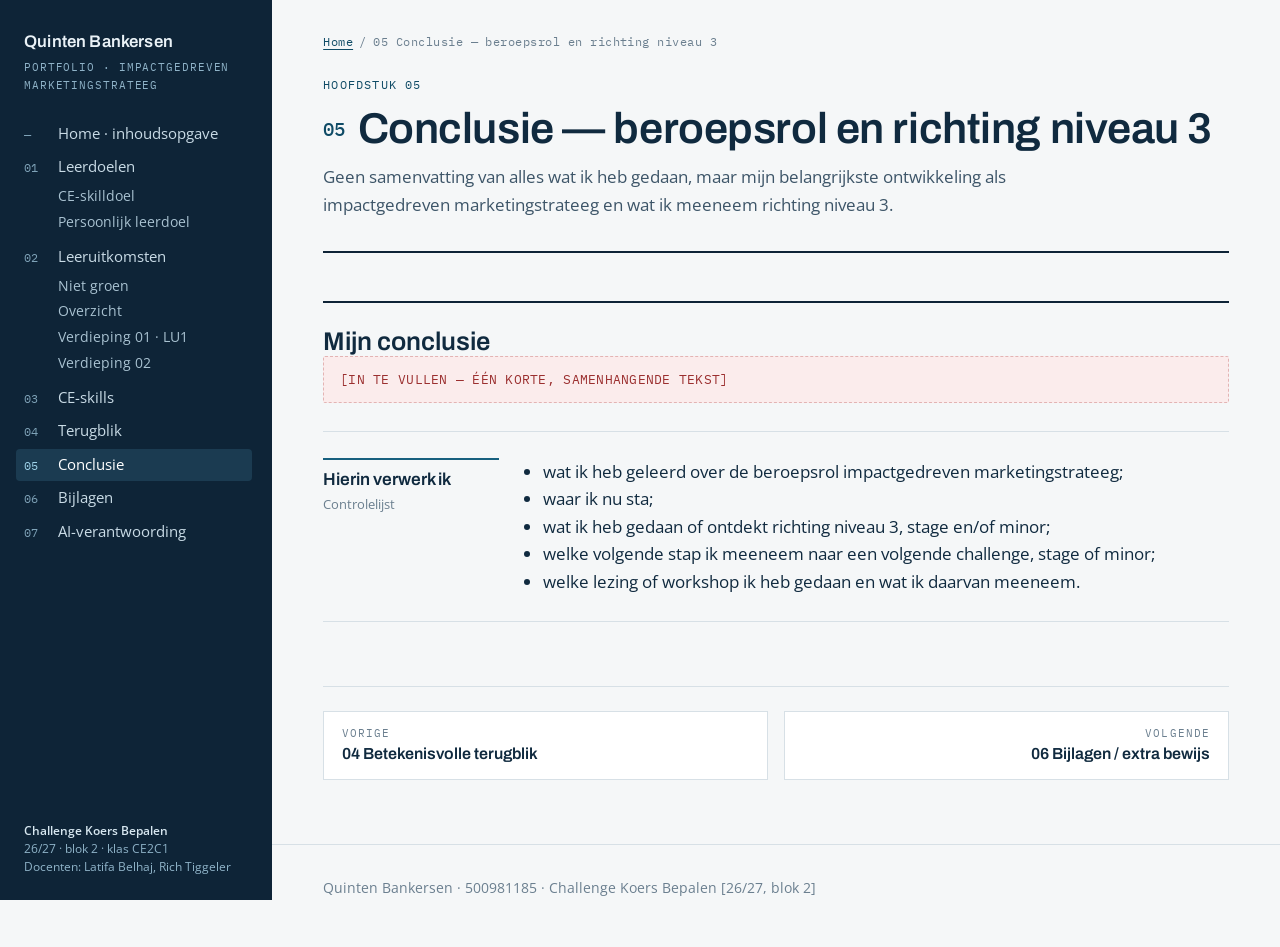
<file: conclusie.html>
<!doctype html>
<html lang="nl">
<head>
<meta charset="utf-8">
<meta name="viewport" content="width=device-width, initial-scale=1, viewport-fit=cover">
<title>Conclusie · Portfolio Quinten Bankersen</title>
<link rel="preconnect" href="https://fonts.googleapis.com">
<link rel="preconnect" href="https://fonts.gstatic.com" crossorigin>
<link rel="stylesheet" href="https://fonts.googleapis.com/css2?family=Archivo:wdth,wght@75..100,400..700&family=IBM+Plex+Mono:wght@400;500&family=Open+Sans:ital,wght@0,400;0,600;0,700;1,400&display=swap">
<link rel="stylesheet" href="assets/styles.css">
</head>
<body class="has-rail">
<header class="topbar">
  <div class="topbar__left"><a class="topbar__name" href="index.html">Quinten Bankersen</a><span class="topbar__where">05 · Conclusie</span></div>
  <button class="menu-btn" id="menu-btn" type="button" aria-controls="rail" aria-expanded="false">Menu</button>
</header>
<nav class="rail" id="rail" aria-label="Hoofdstukken">
  <div class="rail__id"><a class="rail__name" href="index.html">Quinten Bankersen</a><span class="rail__sub">Portfolio · Impactgedreven marketingstrateeg</span></div>
  <ul class="toc"><li><a href="index.html"><span class="n">—</span><span>Home · inhoudsopgave</span></a></li><li><a href="ce-skilldoel.html"><span class="n">01</span><span>Leerdoelen</span></a><ul class="toc__sub"><li><a href="ce-skilldoel.html">CE-skilldoel</a></li><li><a href="persoonlijk-leerdoel.html">Persoonlijk leerdoel</a></li></ul></li><li><a href="niet-groen.html"><span class="n">02</span><span>Leeruitkomsten</span></a><ul class="toc__sub"><li><a href="niet-groen.html">Niet groen</a></li><li><a href="leeruitkomsten.html">Overzicht</a></li><li><a href="verdieping-01.html">Verdieping 01 · LU1</a></li><li><a href="verdieping-02.html">Verdieping 02</a></li></ul></li><li><a href="ce-skills.html"><span class="n">03</span><span>CE-skills</span></a></li><li><a href="terugblik.html"><span class="n">04</span><span>Terugblik</span></a></li><li><a href="conclusie.html" class="is-active" aria-current="page"><span class="n">05</span><span>Conclusie</span></a></li><li><a href="bijlagen.html"><span class="n">06</span><span>Bijlagen</span></a></li><li><a href="ai-verantwoording.html"><span class="n">07</span><span>AI-verantwoording</span></a></li></ul>
  <div class="rail__foot"><strong>Challenge Koers Bepalen</strong><br>26/27 · blok 2 · klas CE2C1<br>Docenten: Latifa Belhaj, Rich Tiggeler</div>
</nav>
<main>
  <nav class="crumbs" aria-label="Kruimelpad"><a href="index.html">Home</a><span>/</span><span>05 Conclusie — beroepsrol en richting niveau 3</span></nav>
  <header class="page__head">
    <span class="eyebrow">Hoofdstuk 05</span>
    <h1><span class="page__num">05</span> Conclusie — beroepsrol en richting niveau 3</h1>
    
    <p class="lede">Geen samenvatting van alles wat ik heb gedaan, maar mijn belangrijkste ontwikkeling als impactgedreven marketingstrateeg en wat ik meeneem richting niveau 3.</p>
  </header>
  
  <section class="block" id="conclusie-tekst"><h2 class="block-title">Mijn conclusie</h2><div class="missing"><p>[IN TE VULLEN — ÉÉN KORTE, SAMENHANGENDE TEKST]</p></div></section><div class="rows">      <div class="row">
        <div class="row__label">Hierin verwerk ik<small>Controlelijst</small></div>
        <div class="row__body"><ul><li>wat ik heb geleerd over de beroepsrol impactgedreven marketingstrateeg;</li><li>waar ik nu sta;</li><li>wat ik heb gedaan of ontdekt richting niveau 3, stage en/of minor;</li><li>welke volgende stap ik meeneem naar een volgende challenge, stage of minor;</li><li>welke lezing of workshop ik heb gedaan en wat ik daarvan meeneem.</li></ul></div>
      </div></div>
  <nav class="pager" aria-label="Vorige en volgende pagina"><a class="pager__prev" href="terugblik.html"><span>Vorige</span>04 Betekenisvolle terugblik</a><a class="pager__next" href="bijlagen.html"><span>Volgende</span>06 Bijlagen / extra bewijs</a></nav>
</main>
<footer class="site">Quinten Bankersen · 500981185 · Challenge Koers Bepalen [26/27, blok 2]</footer>
<div class="lightbox" id="lightbox" role="dialog" aria-modal="true" aria-label="Afbeelding vergroot" hidden>
  <div class="lightbox__bar"><span id="lightbox-cap"></span><span class="lightbox__btns"><button type="button" id="lightbox-zoom">Ware grootte</button><button type="button" id="lightbox-close">Sluiten</button></span></div>
  <div class="lightbox__stage"><img id="lightbox-img" alt=""></div>
</div>
<script src="assets/script.js"></script>
</body>
</html>
</file>
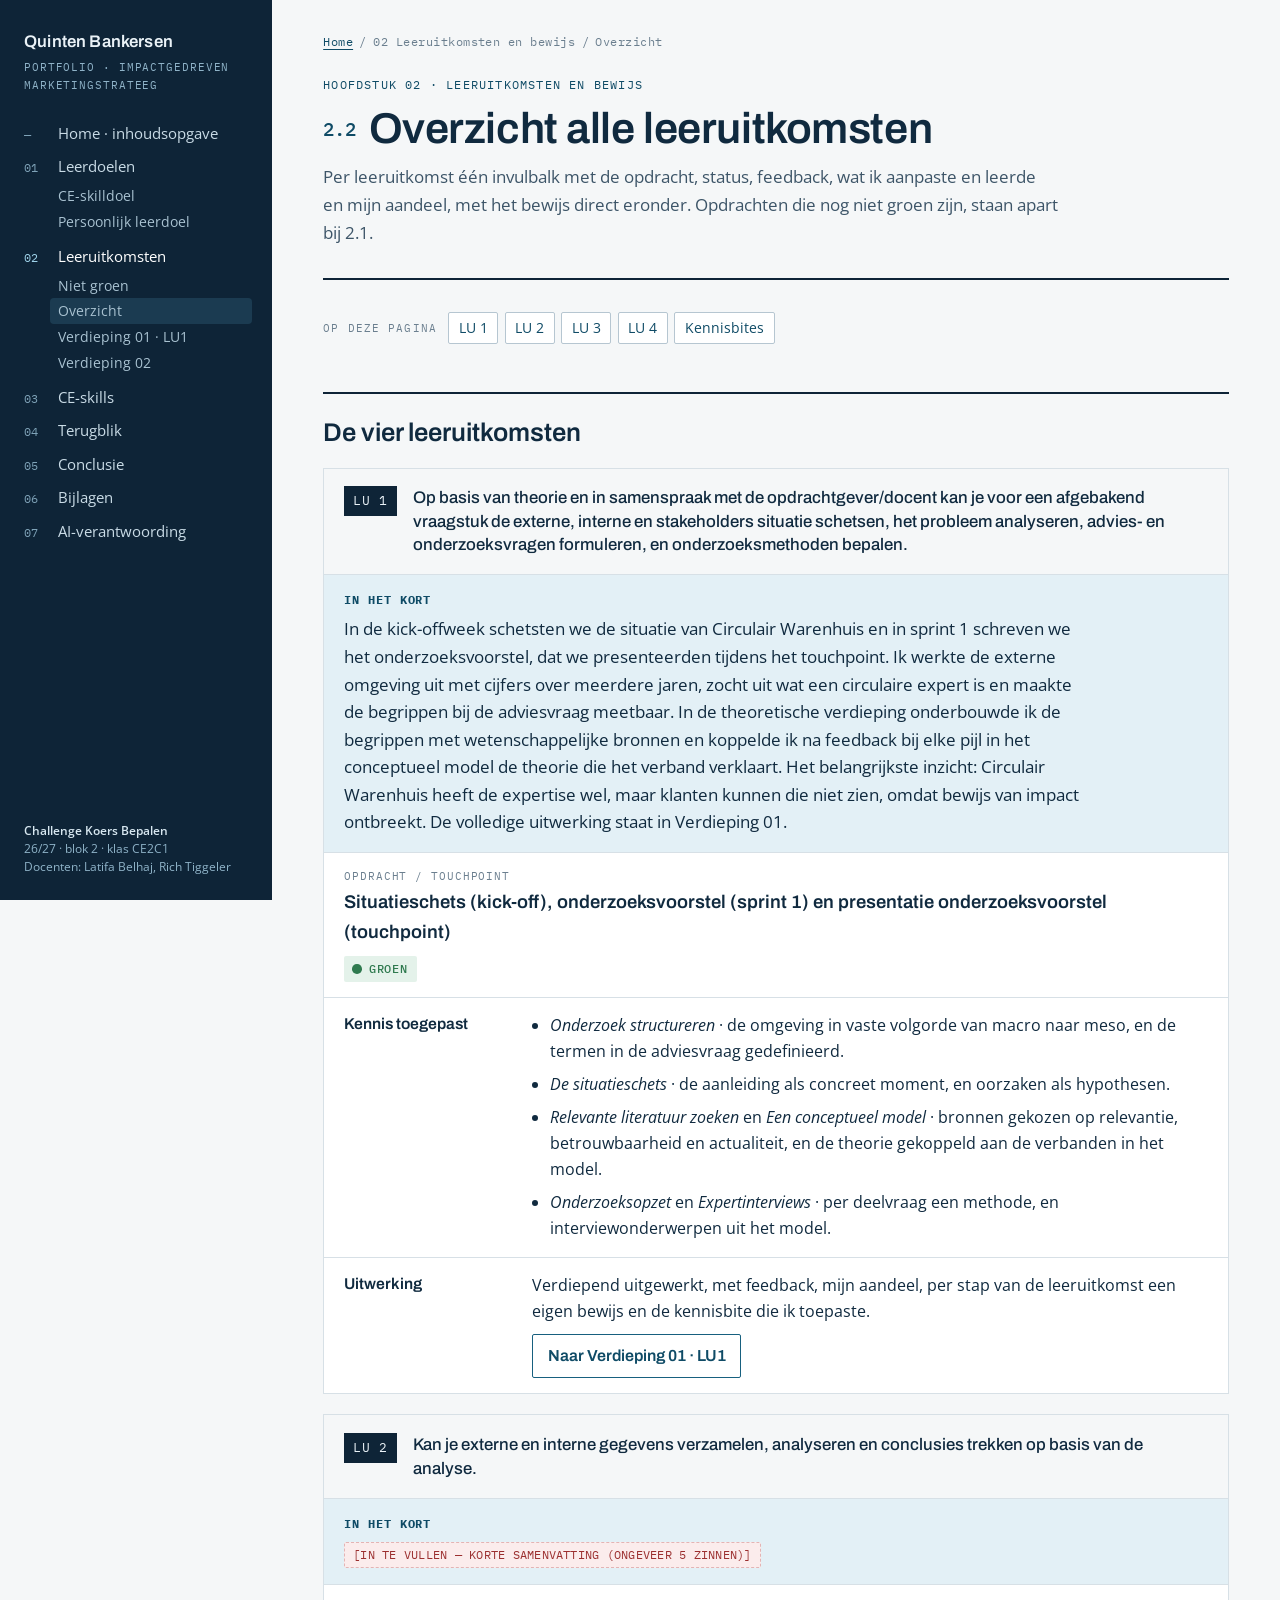
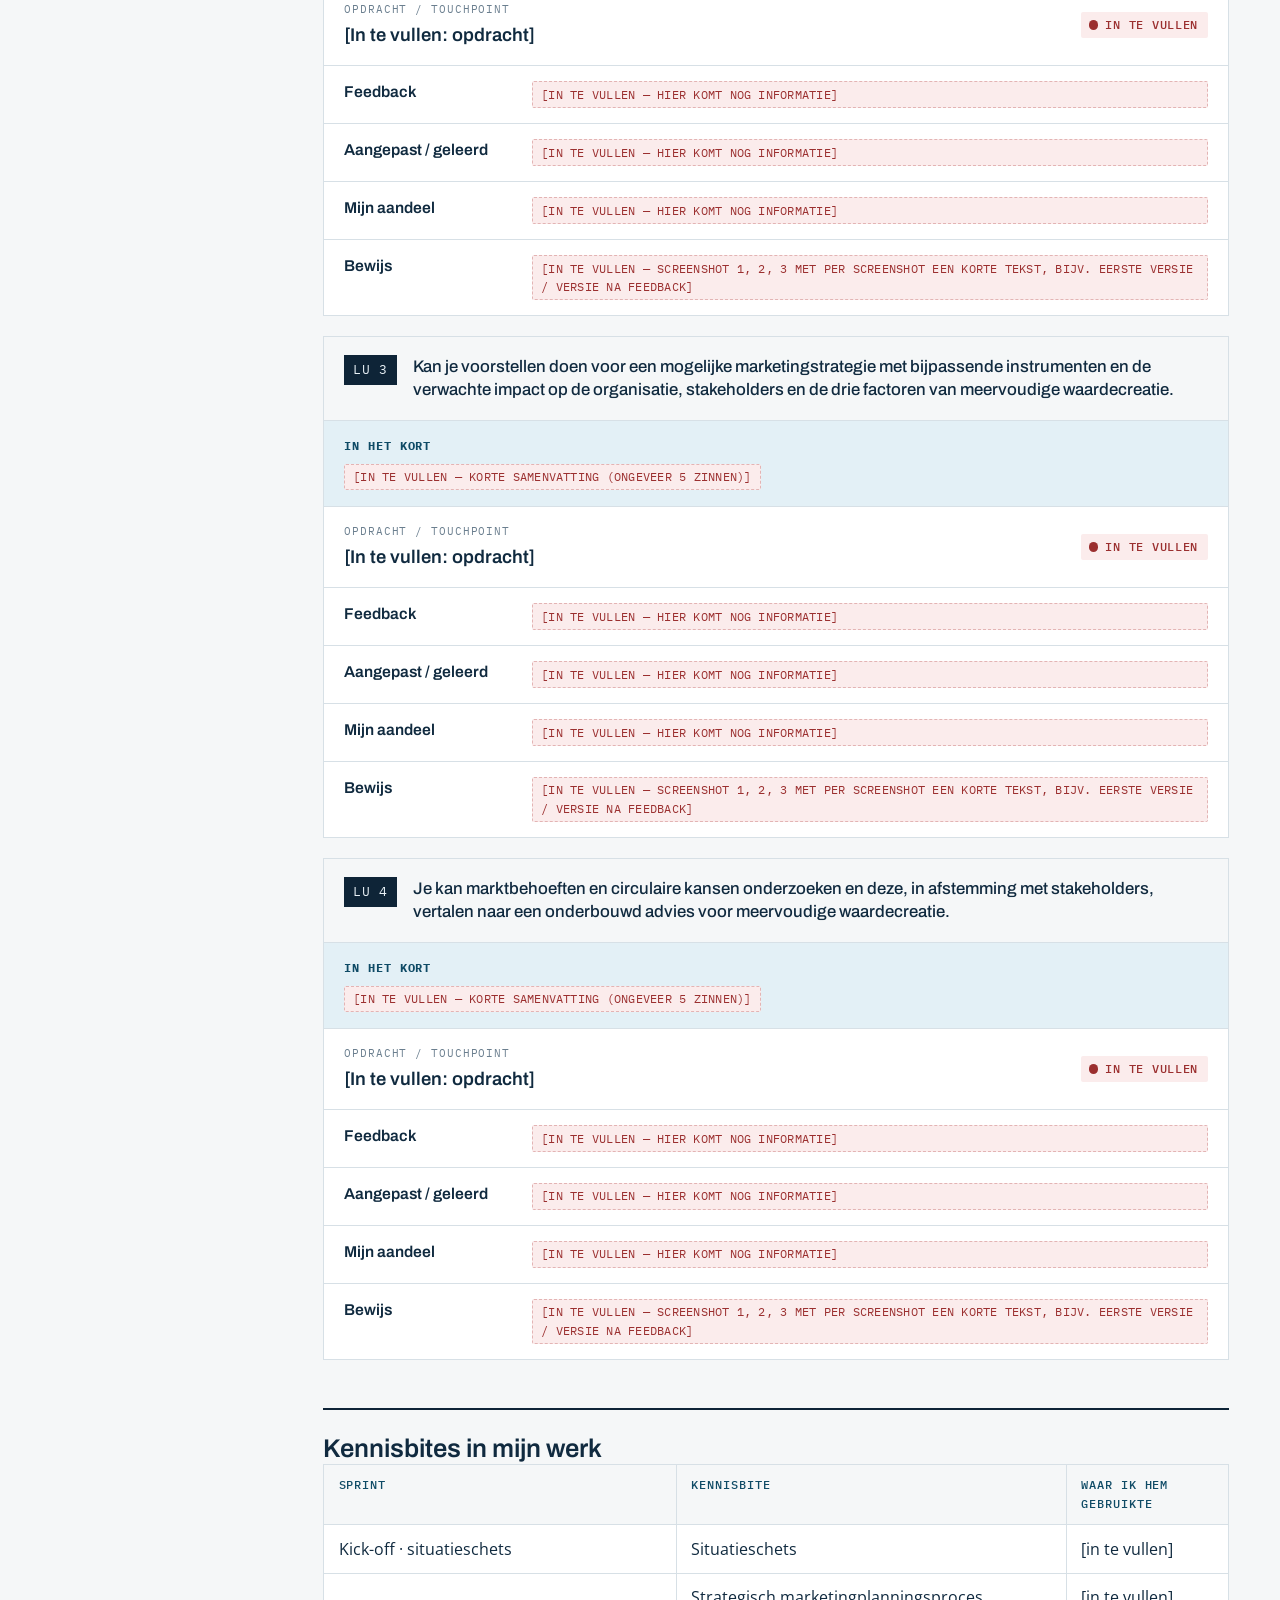
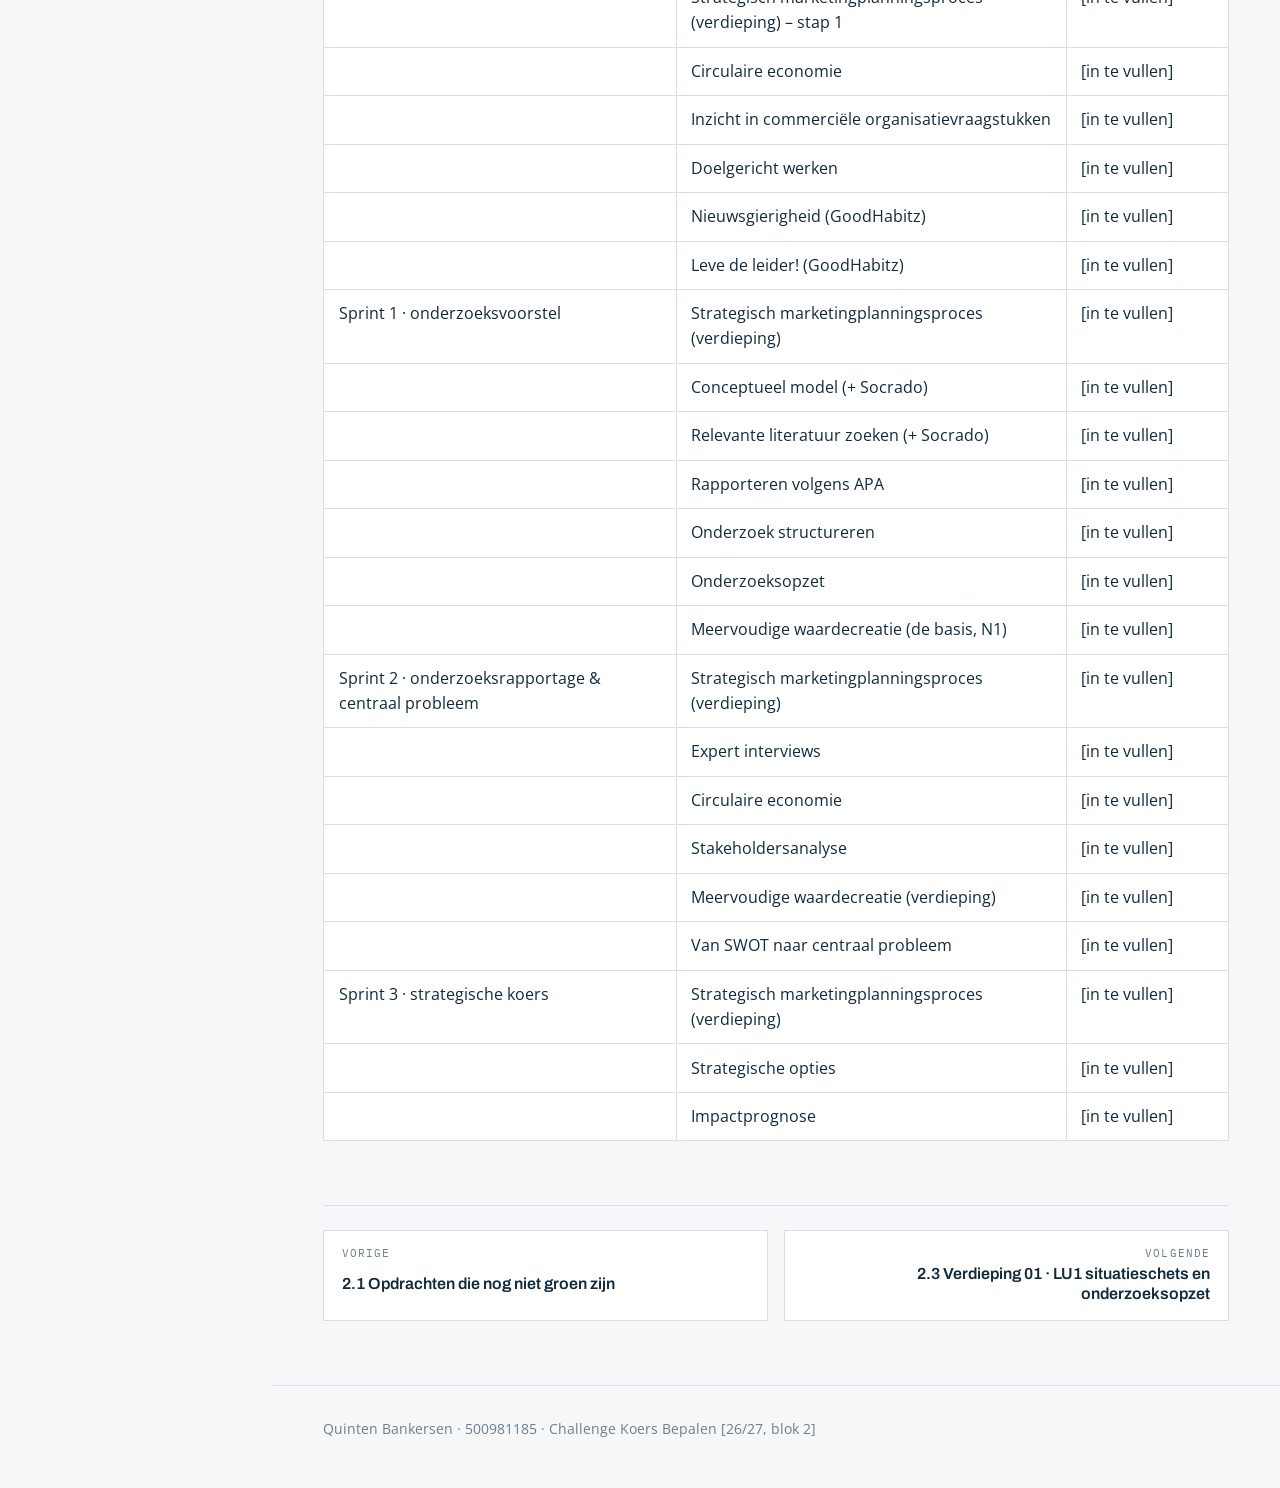
<file: leeruitkomsten.html>
<!doctype html>
<html lang="nl">
<head>
<meta charset="utf-8">
<meta name="viewport" content="width=device-width, initial-scale=1, viewport-fit=cover">
<title>Overzicht · Portfolio Quinten Bankersen</title>
<link rel="preconnect" href="https://fonts.googleapis.com">
<link rel="preconnect" href="https://fonts.gstatic.com" crossorigin>
<link rel="stylesheet" href="https://fonts.googleapis.com/css2?family=Archivo:wdth,wght@75..100,400..700&family=IBM+Plex+Mono:wght@400;500&family=Open+Sans:ital,wght@0,400;0,600;0,700;1,400&display=swap">
<link rel="stylesheet" href="assets/styles.css">
</head>
<body class="has-rail">
<header class="topbar">
  <div class="topbar__left"><a class="topbar__name" href="index.html">Quinten Bankersen</a><span class="topbar__where">02 · Overzicht</span></div>
  <button class="menu-btn" id="menu-btn" type="button" aria-controls="rail" aria-expanded="false">Menu</button>
</header>
<nav class="rail" id="rail" aria-label="Hoofdstukken">
  <div class="rail__id"><a class="rail__name" href="index.html">Quinten Bankersen</a><span class="rail__sub">Portfolio · Impactgedreven marketingstrateeg</span></div>
  <ul class="toc"><li><a href="index.html"><span class="n">—</span><span>Home · inhoudsopgave</span></a></li><li><a href="ce-skilldoel.html"><span class="n">01</span><span>Leerdoelen</span></a><ul class="toc__sub"><li><a href="ce-skilldoel.html">CE-skilldoel</a></li><li><a href="persoonlijk-leerdoel.html">Persoonlijk leerdoel</a></li></ul></li><li><a href="niet-groen.html" class="is-open"><span class="n">02</span><span>Leeruitkomsten</span></a><ul class="toc__sub"><li><a href="niet-groen.html">Niet groen</a></li><li><a href="leeruitkomsten.html" class="is-active" aria-current="page">Overzicht</a></li><li><a href="verdieping-01.html">Verdieping 01 · LU1</a></li><li><a href="verdieping-02.html">Verdieping 02</a></li></ul></li><li><a href="ce-skills.html"><span class="n">03</span><span>CE-skills</span></a></li><li><a href="terugblik.html"><span class="n">04</span><span>Terugblik</span></a></li><li><a href="conclusie.html"><span class="n">05</span><span>Conclusie</span></a></li><li><a href="bijlagen.html"><span class="n">06</span><span>Bijlagen</span></a></li><li><a href="ai-verantwoording.html"><span class="n">07</span><span>AI-verantwoording</span></a></li></ul>
  <div class="rail__foot"><strong>Challenge Koers Bepalen</strong><br>26/27 · blok 2 · klas CE2C1<br>Docenten: Latifa Belhaj, Rich Tiggeler</div>
</nav>
<main>
  <nav class="crumbs" aria-label="Kruimelpad"><a href="index.html">Home</a><span>/</span><span>02 Leeruitkomsten en bewijs</span><span>/</span><span>Overzicht</span></nav>
  <header class="page__head">
    <span class="eyebrow">Hoofdstuk 02 · Leeruitkomsten en bewijs</span>
    <h1><span class="page__num">2.2</span> Overzicht alle leeruitkomsten</h1>
    
    <p class="lede">Per leeruitkomst één invulbalk met de opdracht, status, feedback, wat ik aanpaste en leerde en mijn aandeel, met het bewijs direct eronder. Opdrachten die nog niet groen zijn, staan apart bij 2.1.</p>
  </header>
  <nav class="onpage" aria-label="Op deze pagina"><span class="onpage__label">Op deze pagina</span><a href="#lu1">LU 1</a><a href="#lu2">LU 2</a><a href="#lu3">LU 3</a><a href="#lu4">LU 4</a><a href="#kennisbites">Kennisbites</a></nav>
  <section class="block" id="leeruitkomsten-lijst"><h2 class="block-title">De vier leeruitkomsten</h2><div class="lu" id="lu1">
  <div class="lu__head"><span class="lu__code">LU 1</span><p class="lu__text">Op basis van theorie en in samenspraak met de opdrachtgever/docent kan je voor een afgebakend vraagstuk de externe, interne en stakeholders situatie schetsen, het probleem analyseren, advies- en onderzoeksvragen formuleren, en onderzoeksmethoden bepalen.</p></div>
  <div class="lu__sum"><b>In het kort</b><p>In de kick-offweek schetsten we de situatie van Circulair Warenhuis en in sprint 1 schreven we het onderzoeksvoorstel, dat we presenteerden tijdens het touchpoint. Ik werkte de externe omgeving uit met cijfers over meerdere jaren, zocht uit wat een circulaire expert is en maakte de begrippen bij de adviesvraag meetbaar. In de theoretische verdieping onderbouwde ik de begrippen met wetenschappelijke bronnen en koppelde ik na feedback bij elke pijl in het conceptueel model de theorie die het verband verklaart. Het belangrijkste inzicht: Circulair Warenhuis heeft de expertise wel, maar klanten kunnen die niet zien, omdat bewijs van impact ontbreekt. De volledige uitwerking staat in Verdieping 01.</p></div>
  <div class="task">
  <div class="task__bar"><p class="task__title"><small>Opdracht / touchpoint</small>Situatieschets (kick-off), onderzoeksvoorstel (sprint 1) en presentatie onderzoeksvoorstel (touchpoint)</p><span class="status status--groen">Groen</span></div>
  <div class="fields"><div class="field"><span class="field__k">Kennis toegepast</span><div class="field__v"><ul class="ticks">
  <li><em>Onderzoek structureren</em> · de omgeving in vaste volgorde van macro naar meso, en de termen in de adviesvraag gedefinieerd.</li>
  <li><em>De situatieschets</em> · de aanleiding als concreet moment, en oorzaken als hypothesen.</li>
  <li><em>Relevante literatuur zoeken</em> en <em>Een conceptueel model</em> · bronnen gekozen op relevantie, betrouwbaarheid en actualiteit, en de theorie gekoppeld aan de verbanden in het model.</li>
  <li><em>Onderzoeksopzet</em> en <em>Expertinterviews</em> · per deelvraag een methode, en interviewonderwerpen uit het model.</li>
  </ul></div></div><div class="field"><span class="field__k">Uitwerking</span><div class="field__v"><p>Verdiepend uitgewerkt, met feedback, mijn aandeel, per stap van de leeruitkomst een eigen bewijs en de kennisbite die ik toepaste.</p><p><a class="btn-link" href="verdieping-01.html">Naar Verdieping 01 · LU1</a></p></div></div></div>
</div>
</div>
<div class="lu" id="lu2">
  <div class="lu__head"><span class="lu__code">LU 2</span><p class="lu__text">Kan je externe en interne gegevens verzamelen, analyseren en conclusies trekken op basis van de analyse.</p></div>
  <div class="lu__sum"><b>In het kort</b><p><span class="missing missing--inline">[IN TE VULLEN — KORTE SAMENVATTING (ONGEVEER 5 ZINNEN)]</span></p></div>
  <div class="task">
  <div class="task__bar"><p class="task__title"><small>Opdracht / touchpoint</small>[In te vullen: opdracht]</p><span class="status status--leeg">In te vullen</span></div>
  <div class="fields"><div class="field"><span class="field__k">Feedback</span><div class="field__v"><span class="missing missing--inline">[IN TE VULLEN — HIER KOMT NOG INFORMATIE]</span></div></div><div class="field"><span class="field__k">Aangepast / geleerd</span><div class="field__v"><span class="missing missing--inline">[IN TE VULLEN — HIER KOMT NOG INFORMATIE]</span></div></div><div class="field"><span class="field__k">Mijn aandeel</span><div class="field__v"><span class="missing missing--inline">[IN TE VULLEN — HIER KOMT NOG INFORMATIE]</span></div></div><div class="field"><span class="field__k">Bewijs</span><div class="field__v"><span class="missing missing--inline">[IN TE VULLEN — SCREENSHOT 1, 2, 3 MET PER SCREENSHOT EEN KORTE TEKST, BIJV. EERSTE VERSIE / VERSIE NA FEEDBACK]</span></div></div></div>
</div>
</div>
<div class="lu" id="lu3">
  <div class="lu__head"><span class="lu__code">LU 3</span><p class="lu__text">Kan je voorstellen doen voor een mogelijke marketingstrategie met bijpassende instrumenten en de verwachte impact op de organisatie, stakeholders en de drie factoren van meervoudige waardecreatie.</p></div>
  <div class="lu__sum"><b>In het kort</b><p><span class="missing missing--inline">[IN TE VULLEN — KORTE SAMENVATTING (ONGEVEER 5 ZINNEN)]</span></p></div>
  <div class="task">
  <div class="task__bar"><p class="task__title"><small>Opdracht / touchpoint</small>[In te vullen: opdracht]</p><span class="status status--leeg">In te vullen</span></div>
  <div class="fields"><div class="field"><span class="field__k">Feedback</span><div class="field__v"><span class="missing missing--inline">[IN TE VULLEN — HIER KOMT NOG INFORMATIE]</span></div></div><div class="field"><span class="field__k">Aangepast / geleerd</span><div class="field__v"><span class="missing missing--inline">[IN TE VULLEN — HIER KOMT NOG INFORMATIE]</span></div></div><div class="field"><span class="field__k">Mijn aandeel</span><div class="field__v"><span class="missing missing--inline">[IN TE VULLEN — HIER KOMT NOG INFORMATIE]</span></div></div><div class="field"><span class="field__k">Bewijs</span><div class="field__v"><span class="missing missing--inline">[IN TE VULLEN — SCREENSHOT 1, 2, 3 MET PER SCREENSHOT EEN KORTE TEKST, BIJV. EERSTE VERSIE / VERSIE NA FEEDBACK]</span></div></div></div>
</div>
</div>
<div class="lu" id="lu4">
  <div class="lu__head"><span class="lu__code">LU 4</span><p class="lu__text">Je kan marktbehoeften en circulaire kansen onderzoeken en deze, in afstemming met stakeholders, vertalen naar een onderbouwd advies voor meervoudige waardecreatie.</p></div>
  <div class="lu__sum"><b>In het kort</b><p><span class="missing missing--inline">[IN TE VULLEN — KORTE SAMENVATTING (ONGEVEER 5 ZINNEN)]</span></p></div>
  <div class="task">
  <div class="task__bar"><p class="task__title"><small>Opdracht / touchpoint</small>[In te vullen: opdracht]</p><span class="status status--leeg">In te vullen</span></div>
  <div class="fields"><div class="field"><span class="field__k">Feedback</span><div class="field__v"><span class="missing missing--inline">[IN TE VULLEN — HIER KOMT NOG INFORMATIE]</span></div></div><div class="field"><span class="field__k">Aangepast / geleerd</span><div class="field__v"><span class="missing missing--inline">[IN TE VULLEN — HIER KOMT NOG INFORMATIE]</span></div></div><div class="field"><span class="field__k">Mijn aandeel</span><div class="field__v"><span class="missing missing--inline">[IN TE VULLEN — HIER KOMT NOG INFORMATIE]</span></div></div><div class="field"><span class="field__k">Bewijs</span><div class="field__v"><span class="missing missing--inline">[IN TE VULLEN — SCREENSHOT 1, 2, 3 MET PER SCREENSHOT EEN KORTE TEKST, BIJV. EERSTE VERSIE / VERSIE NA FEEDBACK]</span></div></div></div>
</div>
</div></section><section class="block" id="kennisbites"><h2 class="block-title">Kennisbites in mijn werk</h2><div class="table-wrap"><table class="plain plain--cols"><thead><tr><th>Sprint</th><th>Kennisbite</th><th>Waar ik hem gebruikte</th></tr></thead><tbody><tr><td>Kick-off · situatieschets</td><td>Situatieschets</td><td>[in te vullen]</td></tr><tr><td></td><td>Strategisch marketingplanningsproces (verdieping) – stap 1</td><td>[in te vullen]</td></tr><tr><td></td><td>Circulaire economie</td><td>[in te vullen]</td></tr><tr><td></td><td>Inzicht in commerciële organisatievraagstukken</td><td>[in te vullen]</td></tr><tr><td></td><td>Doelgericht werken</td><td>[in te vullen]</td></tr><tr><td></td><td>Nieuwsgierigheid (GoodHabitz)</td><td>[in te vullen]</td></tr><tr><td></td><td>Leve de leider! (GoodHabitz)</td><td>[in te vullen]</td></tr><tr><td>Sprint 1 · onderzoeksvoorstel</td><td>Strategisch marketingplanningsproces (verdieping)</td><td>[in te vullen]</td></tr><tr><td></td><td>Conceptueel model (+ Socrado)</td><td>[in te vullen]</td></tr><tr><td></td><td>Relevante literatuur zoeken (+ Socrado)</td><td>[in te vullen]</td></tr><tr><td></td><td>Rapporteren volgens APA</td><td>[in te vullen]</td></tr><tr><td></td><td>Onderzoek structureren</td><td>[in te vullen]</td></tr><tr><td></td><td>Onderzoeksopzet</td><td>[in te vullen]</td></tr><tr><td></td><td>Meervoudige waardecreatie (de basis, N1)</td><td>[in te vullen]</td></tr><tr><td>Sprint 2 · onderzoeksrapportage & centraal probleem</td><td>Strategisch marketingplanningsproces (verdieping)</td><td>[in te vullen]</td></tr><tr><td></td><td>Expert interviews</td><td>[in te vullen]</td></tr><tr><td></td><td>Circulaire economie</td><td>[in te vullen]</td></tr><tr><td></td><td>Stakeholdersanalyse</td><td>[in te vullen]</td></tr><tr><td></td><td>Meervoudige waardecreatie (verdieping)</td><td>[in te vullen]</td></tr><tr><td></td><td>Van SWOT naar centraal probleem</td><td>[in te vullen]</td></tr><tr><td>Sprint 3 · strategische koers</td><td>Strategisch marketingplanningsproces (verdieping)</td><td>[in te vullen]</td></tr><tr><td></td><td>Strategische opties</td><td>[in te vullen]</td></tr><tr><td></td><td>Impactprognose</td><td>[in te vullen]</td></tr></tbody></table></div></section>
  <nav class="pager" aria-label="Vorige en volgende pagina"><a class="pager__prev" href="niet-groen.html"><span>Vorige</span>2.1 Opdrachten die nog niet groen zijn</a><a class="pager__next" href="verdieping-01.html"><span>Volgende</span>2.3 Verdieping 01 · LU1 situatieschets en onderzoeksopzet</a></nav>
</main>
<footer class="site">Quinten Bankersen · 500981185 · Challenge Koers Bepalen [26/27, blok 2]</footer>
<div class="lightbox" id="lightbox" role="dialog" aria-modal="true" aria-label="Afbeelding vergroot" hidden>
  <div class="lightbox__bar"><span id="lightbox-cap"></span><span class="lightbox__btns"><button type="button" id="lightbox-zoom">Ware grootte</button><button type="button" id="lightbox-close">Sluiten</button></span></div>
  <div class="lightbox__stage"><img id="lightbox-img" alt=""></div>
</div>
<script src="assets/script.js"></script>
</body>
</html>
</file>
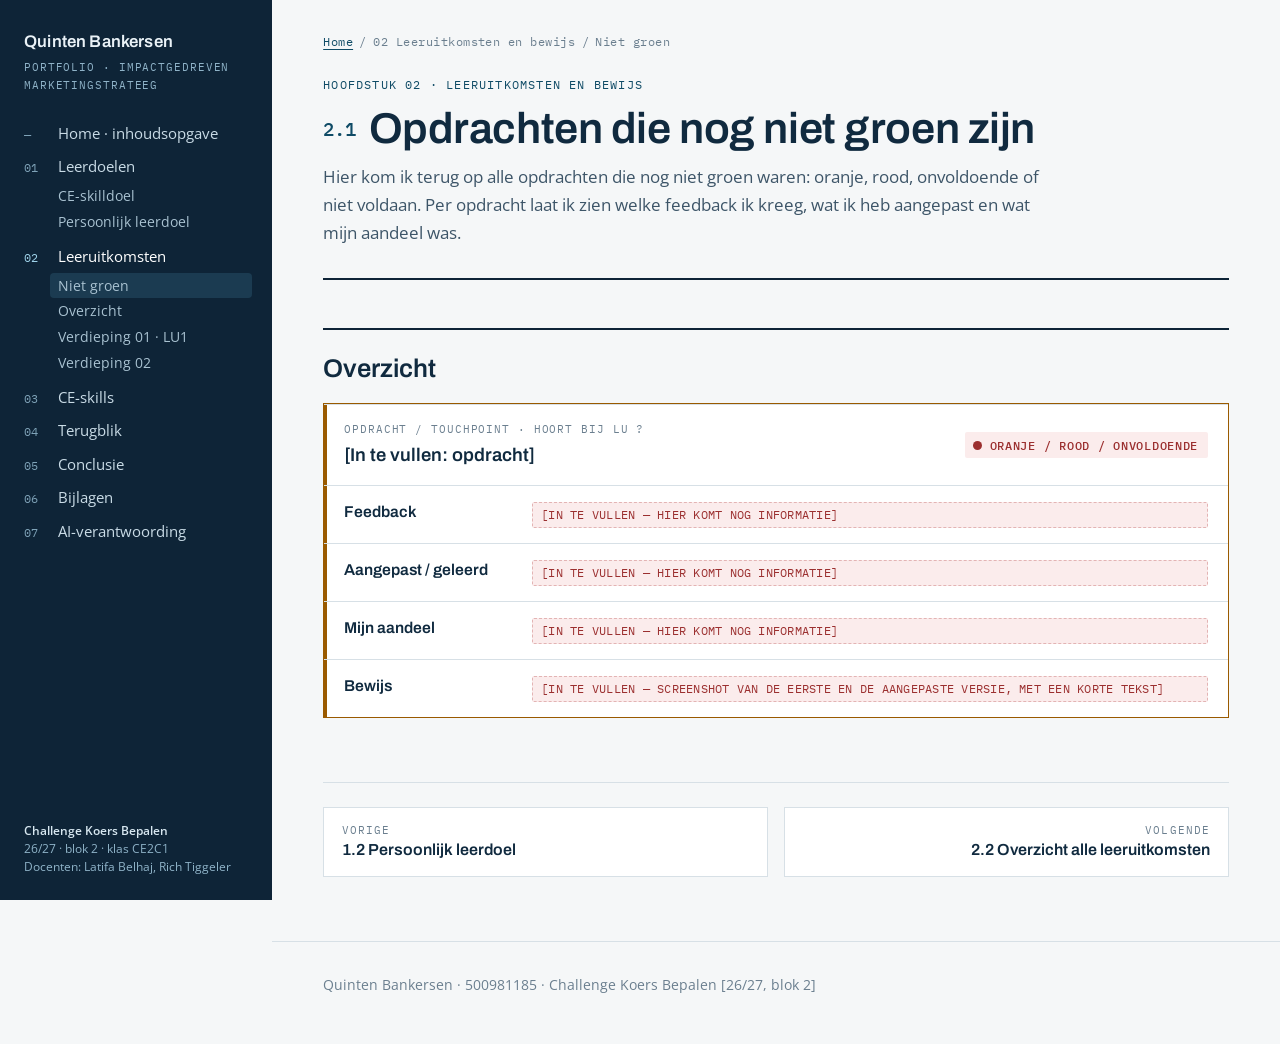
<file: niet-groen.html>
<!doctype html>
<html lang="nl">
<head>
<meta charset="utf-8">
<meta name="viewport" content="width=device-width, initial-scale=1, viewport-fit=cover">
<title>Niet groen · Portfolio Quinten Bankersen</title>
<link rel="preconnect" href="https://fonts.googleapis.com">
<link rel="preconnect" href="https://fonts.gstatic.com" crossorigin>
<link rel="stylesheet" href="https://fonts.googleapis.com/css2?family=Archivo:wdth,wght@75..100,400..700&family=IBM+Plex+Mono:wght@400;500&family=Open+Sans:ital,wght@0,400;0,600;0,700;1,400&display=swap">
<link rel="stylesheet" href="assets/styles.css">
</head>
<body class="has-rail">
<header class="topbar">
  <div class="topbar__left"><a class="topbar__name" href="index.html">Quinten Bankersen</a><span class="topbar__where">02 · Niet groen</span></div>
  <button class="menu-btn" id="menu-btn" type="button" aria-controls="rail" aria-expanded="false">Menu</button>
</header>
<nav class="rail" id="rail" aria-label="Hoofdstukken">
  <div class="rail__id"><a class="rail__name" href="index.html">Quinten Bankersen</a><span class="rail__sub">Portfolio · Impactgedreven marketingstrateeg</span></div>
  <ul class="toc"><li><a href="index.html"><span class="n">—</span><span>Home · inhoudsopgave</span></a></li><li><a href="ce-skilldoel.html"><span class="n">01</span><span>Leerdoelen</span></a><ul class="toc__sub"><li><a href="ce-skilldoel.html">CE-skilldoel</a></li><li><a href="persoonlijk-leerdoel.html">Persoonlijk leerdoel</a></li></ul></li><li><a href="niet-groen.html" class="is-open"><span class="n">02</span><span>Leeruitkomsten</span></a><ul class="toc__sub"><li><a href="niet-groen.html" class="is-active" aria-current="page">Niet groen</a></li><li><a href="leeruitkomsten.html">Overzicht</a></li><li><a href="verdieping-01.html">Verdieping 01 · LU1</a></li><li><a href="verdieping-02.html">Verdieping 02</a></li></ul></li><li><a href="ce-skills.html"><span class="n">03</span><span>CE-skills</span></a></li><li><a href="terugblik.html"><span class="n">04</span><span>Terugblik</span></a></li><li><a href="conclusie.html"><span class="n">05</span><span>Conclusie</span></a></li><li><a href="bijlagen.html"><span class="n">06</span><span>Bijlagen</span></a></li><li><a href="ai-verantwoording.html"><span class="n">07</span><span>AI-verantwoording</span></a></li></ul>
  <div class="rail__foot"><strong>Challenge Koers Bepalen</strong><br>26/27 · blok 2 · klas CE2C1<br>Docenten: Latifa Belhaj, Rich Tiggeler</div>
</nav>
<main>
  <nav class="crumbs" aria-label="Kruimelpad"><a href="index.html">Home</a><span>/</span><span>02 Leeruitkomsten en bewijs</span><span>/</span><span>Niet groen</span></nav>
  <header class="page__head">
    <span class="eyebrow">Hoofdstuk 02 · Leeruitkomsten en bewijs</span>
    <h1><span class="page__num">2.1</span> Opdrachten die nog niet groen zijn</h1>
    
    <p class="lede">Hier kom ik terug op alle opdrachten die nog niet groen waren: oranje, rood, onvoldoende of niet voldaan. Per opdracht laat ik zien welke feedback ik kreeg, wat ik heb aangepast en wat mijn aandeel was.</p>
  </header>
  
  <section class="block" id="niet-groen"><h2 class="block-title">Overzicht</h2><div class="lu lu--orange"><div class="task is-attention">
  <div class="task__bar"><p class="task__title"><small>Opdracht / touchpoint · hoort bij LU ?</small>[In te vullen: opdracht]</p><span class="status status--leeg">Oranje / rood / onvoldoende</span></div>
  <div class="fields"><div class="field"><span class="field__k">Feedback</span><div class="field__v"><span class="missing missing--inline">[IN TE VULLEN — HIER KOMT NOG INFORMATIE]</span></div></div><div class="field"><span class="field__k">Aangepast / geleerd</span><div class="field__v"><span class="missing missing--inline">[IN TE VULLEN — HIER KOMT NOG INFORMATIE]</span></div></div><div class="field"><span class="field__k">Mijn aandeel</span><div class="field__v"><span class="missing missing--inline">[IN TE VULLEN — HIER KOMT NOG INFORMATIE]</span></div></div><div class="field"><span class="field__k">Bewijs</span><div class="field__v"><span class="missing missing--inline">[IN TE VULLEN — SCREENSHOT VAN DE EERSTE EN DE AANGEPASTE VERSIE, MET EEN KORTE TEKST]</span></div></div></div>
</div></div></section>
  <nav class="pager" aria-label="Vorige en volgende pagina"><a class="pager__prev" href="persoonlijk-leerdoel.html"><span>Vorige</span>1.2 Persoonlijk leerdoel</a><a class="pager__next" href="leeruitkomsten.html"><span>Volgende</span>2.2 Overzicht alle leeruitkomsten</a></nav>
</main>
<footer class="site">Quinten Bankersen · 500981185 · Challenge Koers Bepalen [26/27, blok 2]</footer>
<div class="lightbox" id="lightbox" role="dialog" aria-modal="true" aria-label="Afbeelding vergroot" hidden>
  <div class="lightbox__bar"><span id="lightbox-cap"></span><span class="lightbox__btns"><button type="button" id="lightbox-zoom">Ware grootte</button><button type="button" id="lightbox-close">Sluiten</button></span></div>
  <div class="lightbox__stage"><img id="lightbox-img" alt=""></div>
</div>
<script src="assets/script.js"></script>
</body>
</html>
</file>
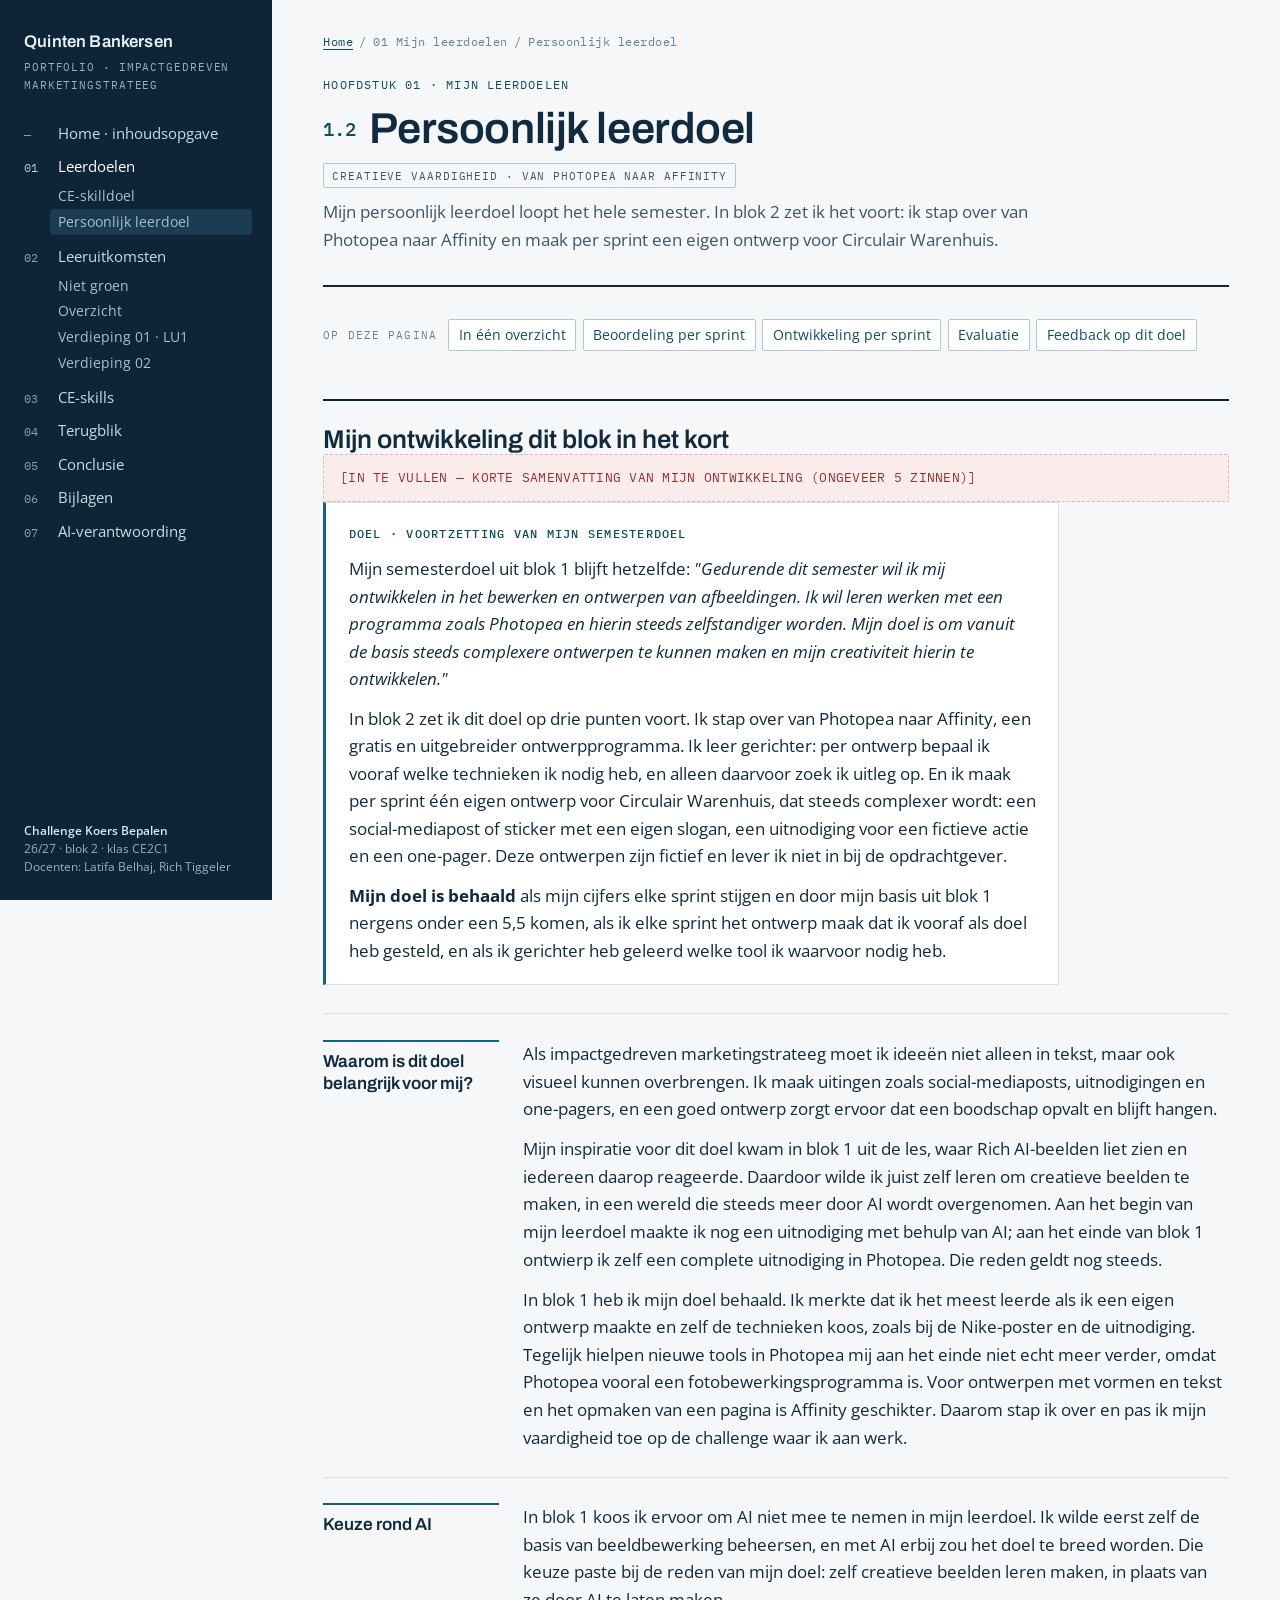
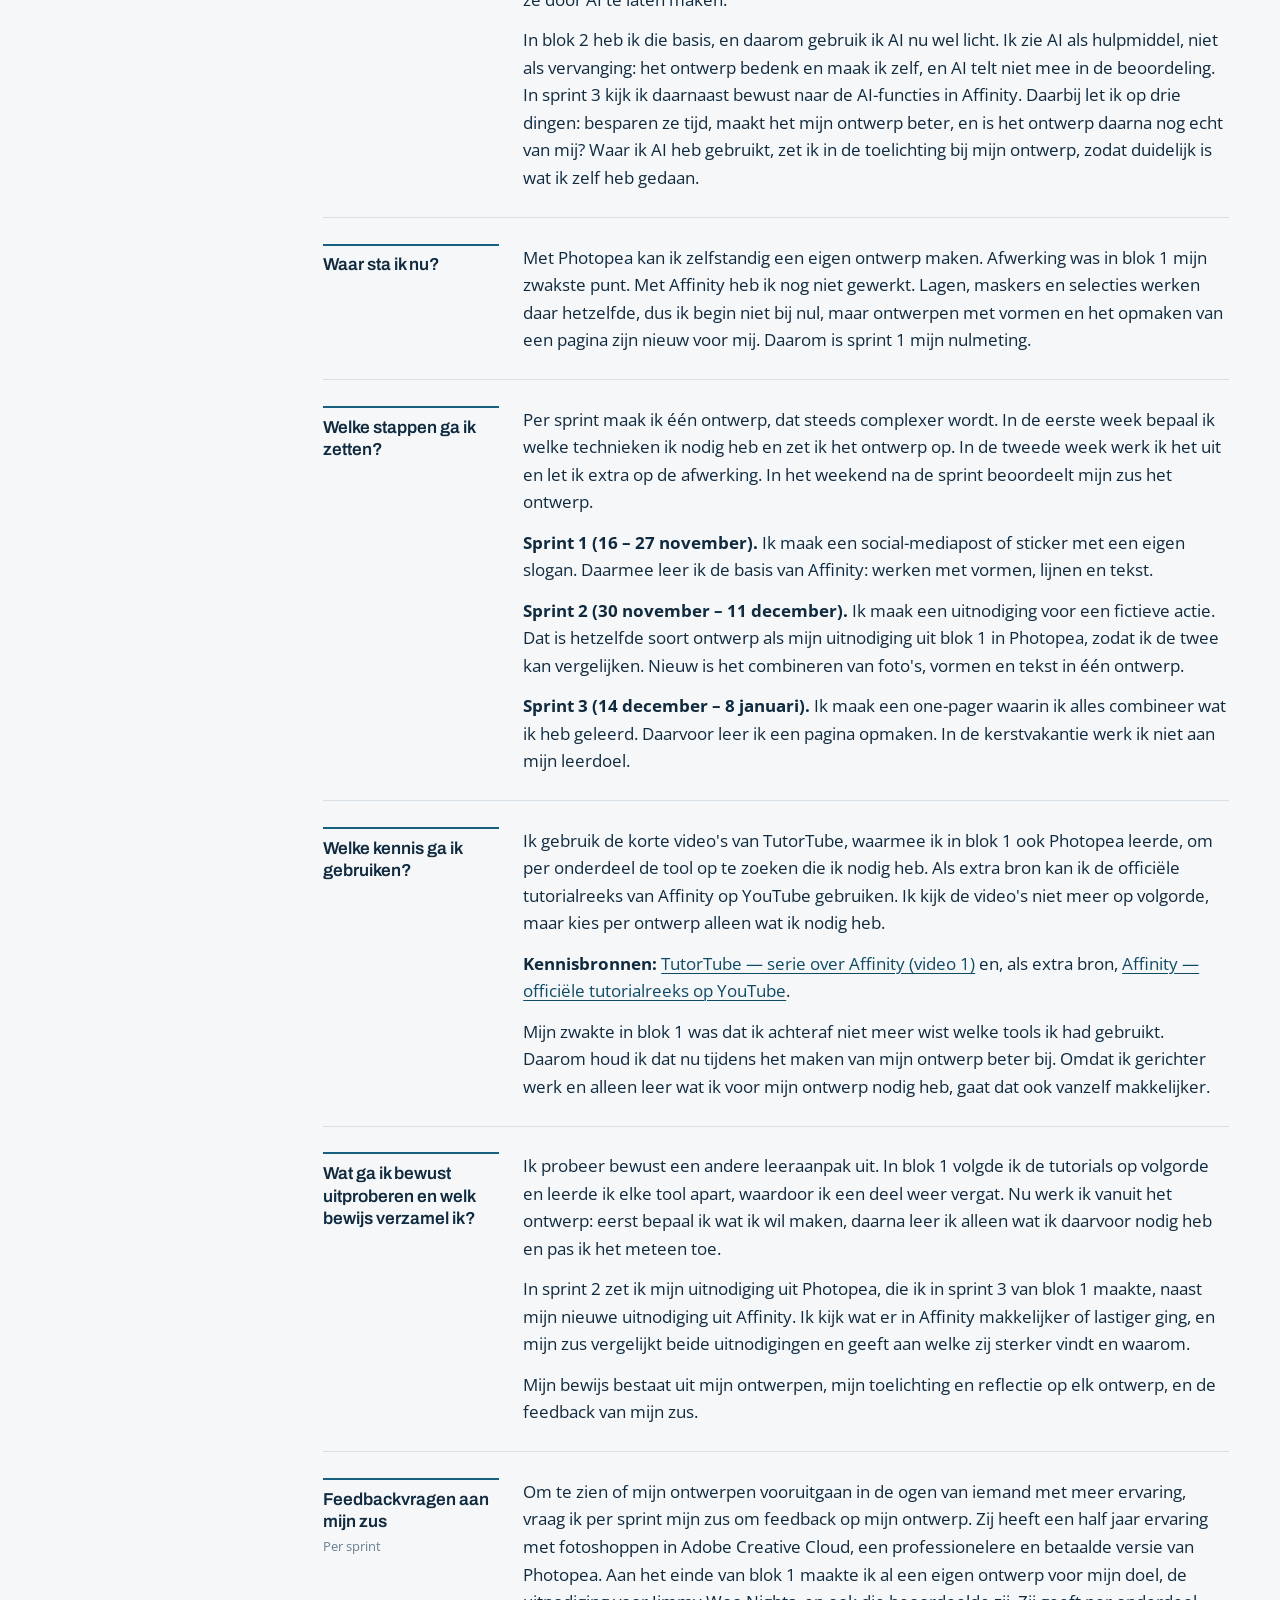
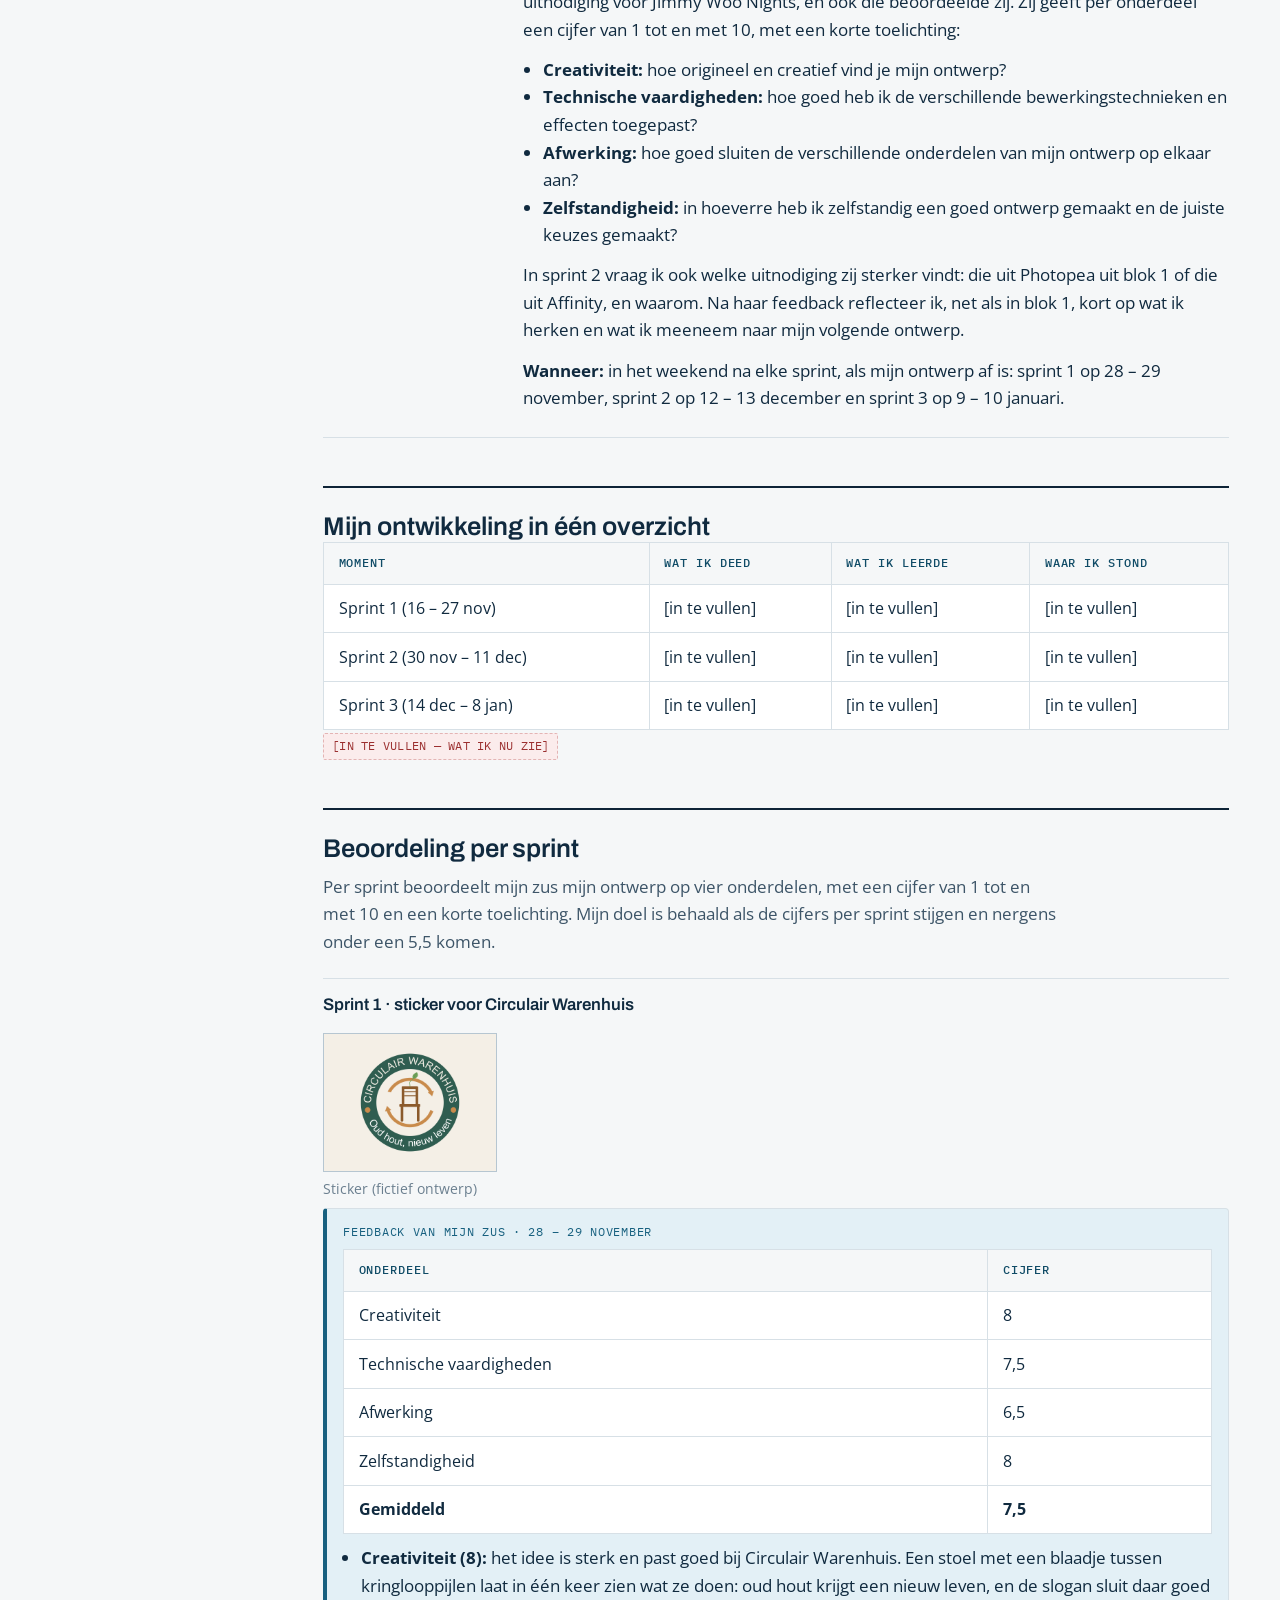
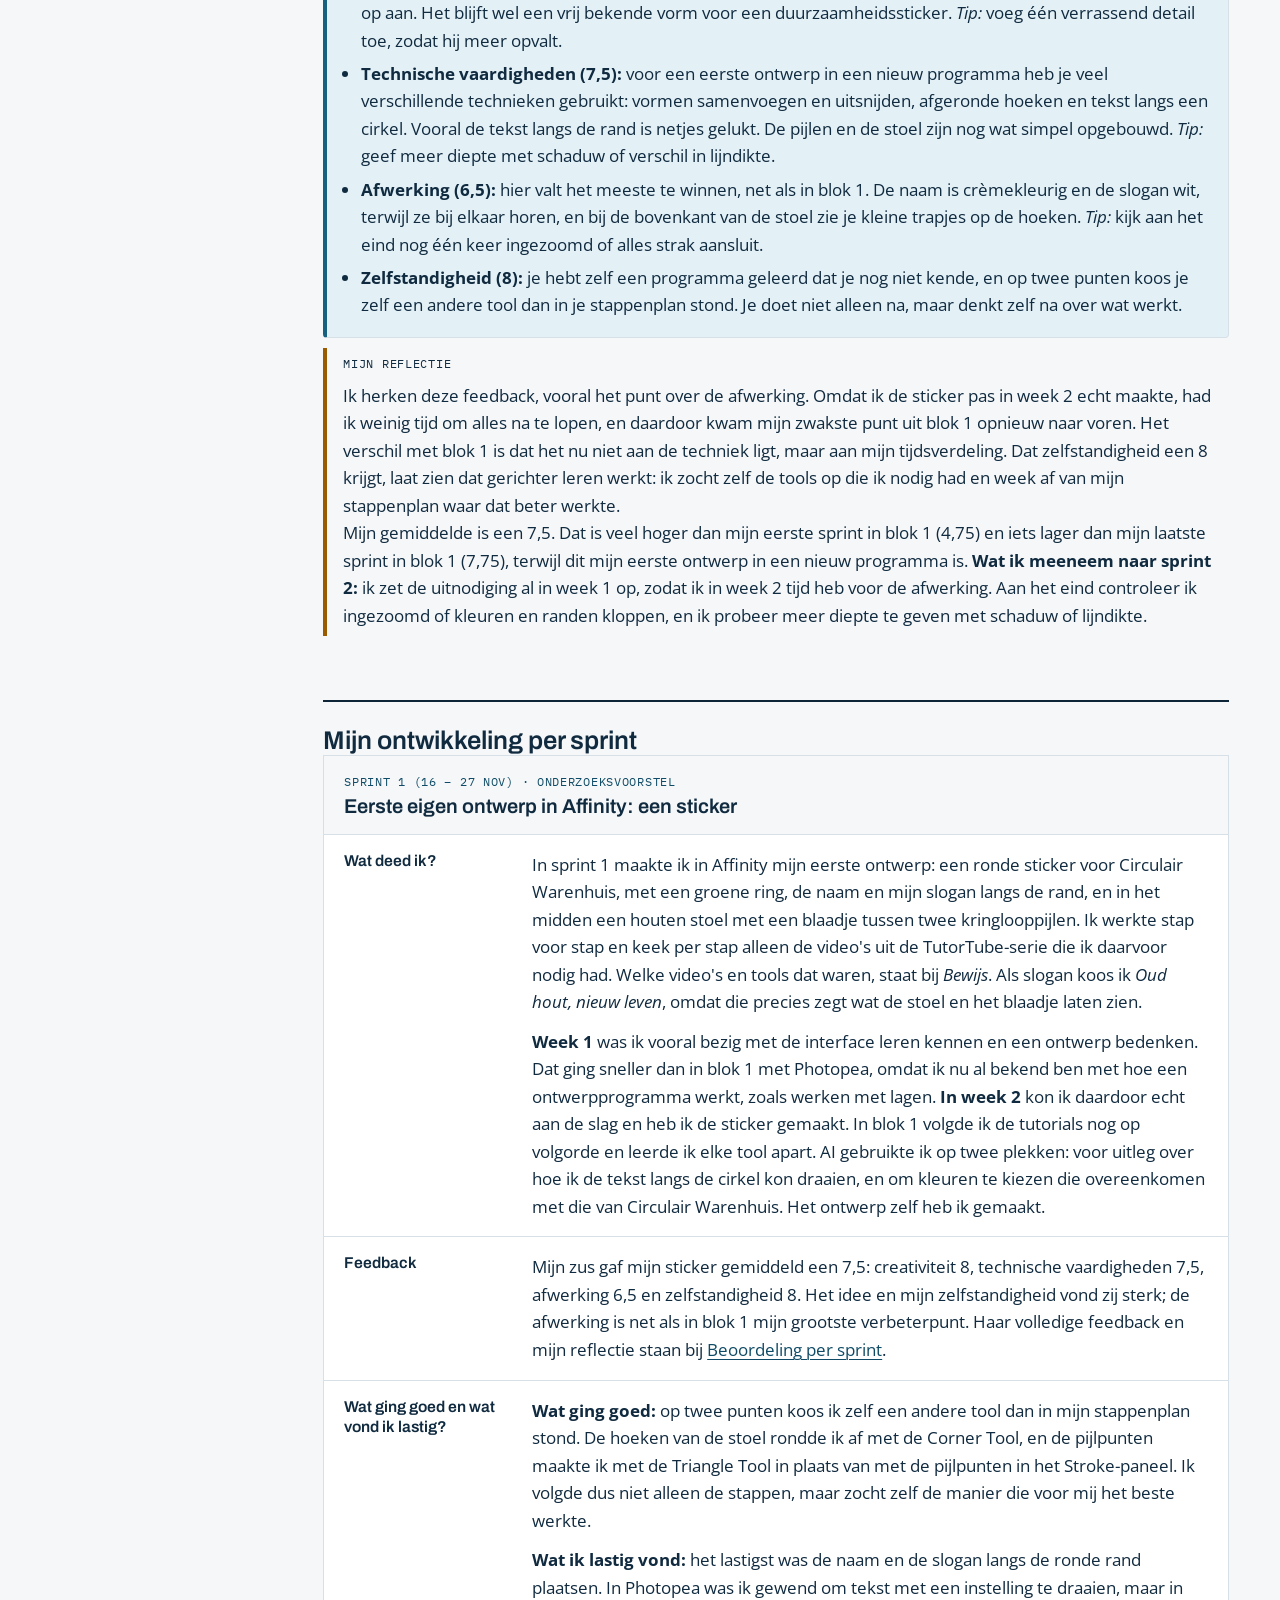
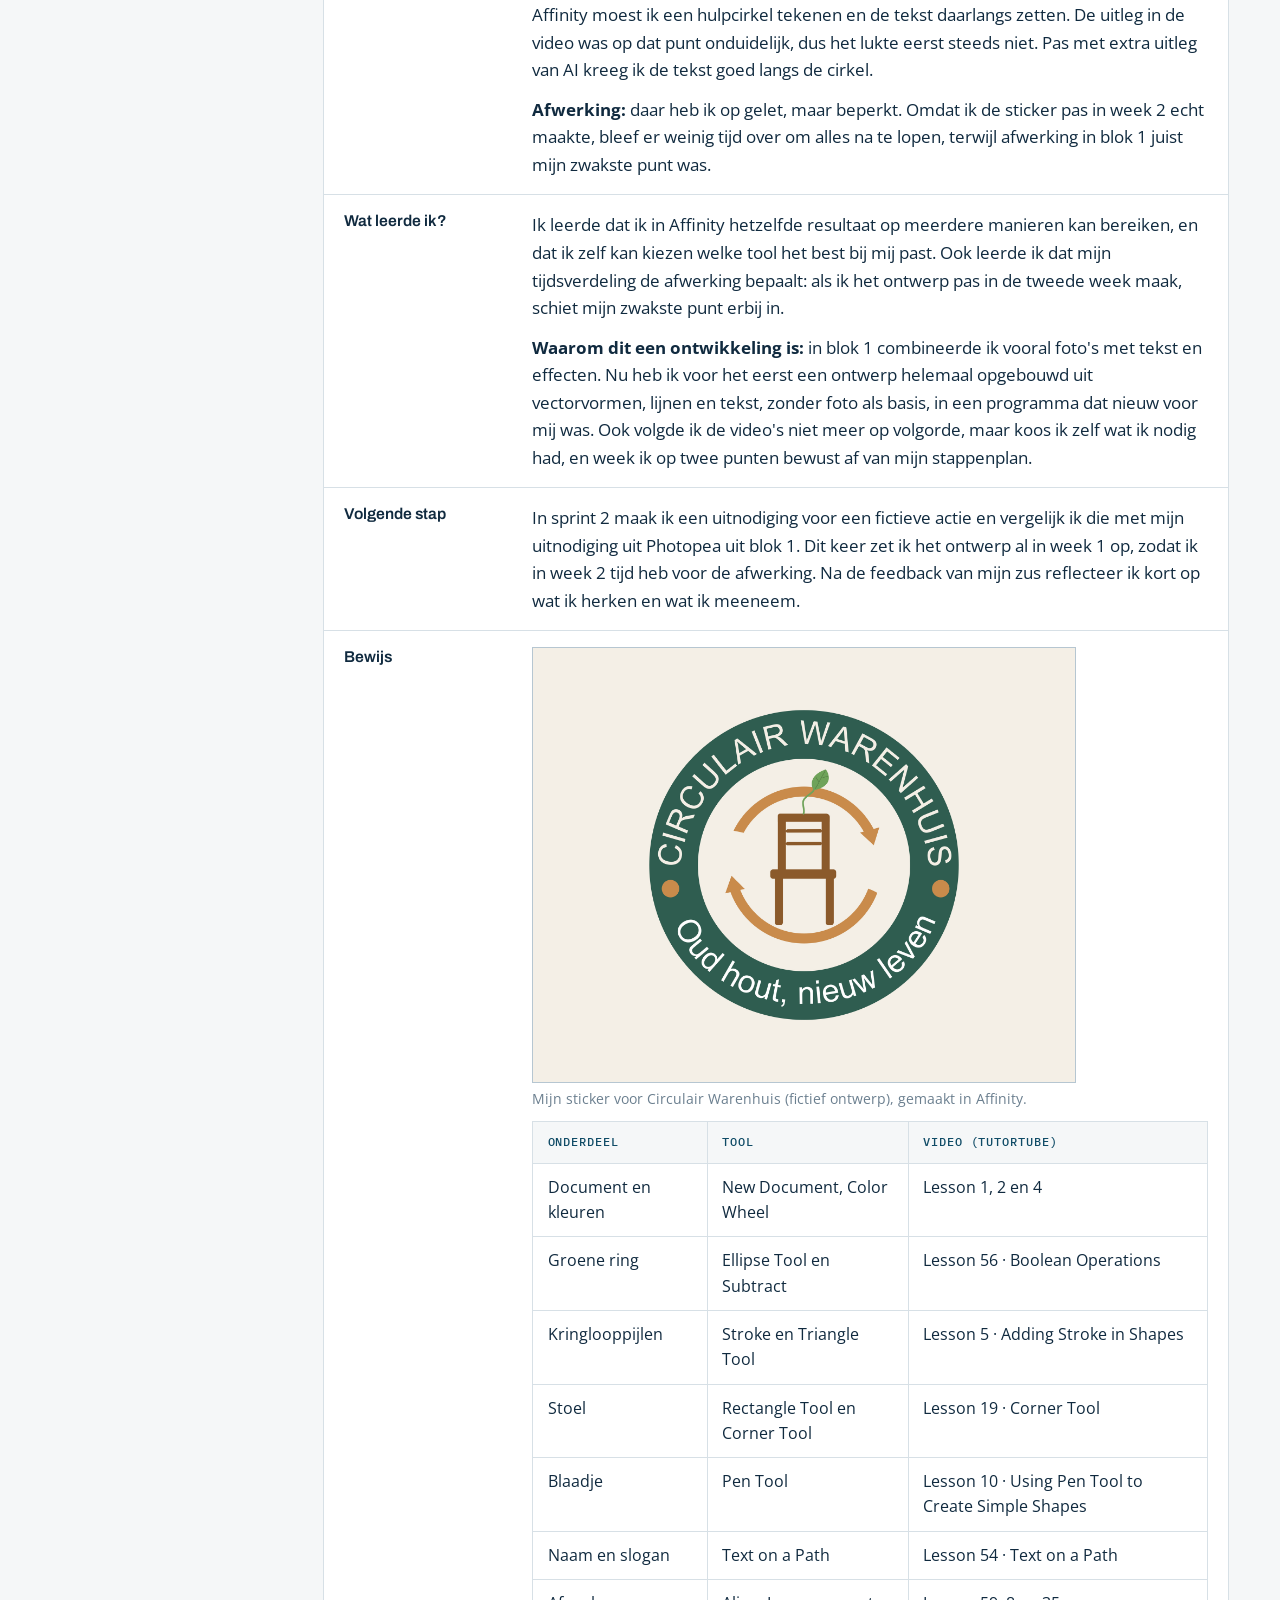
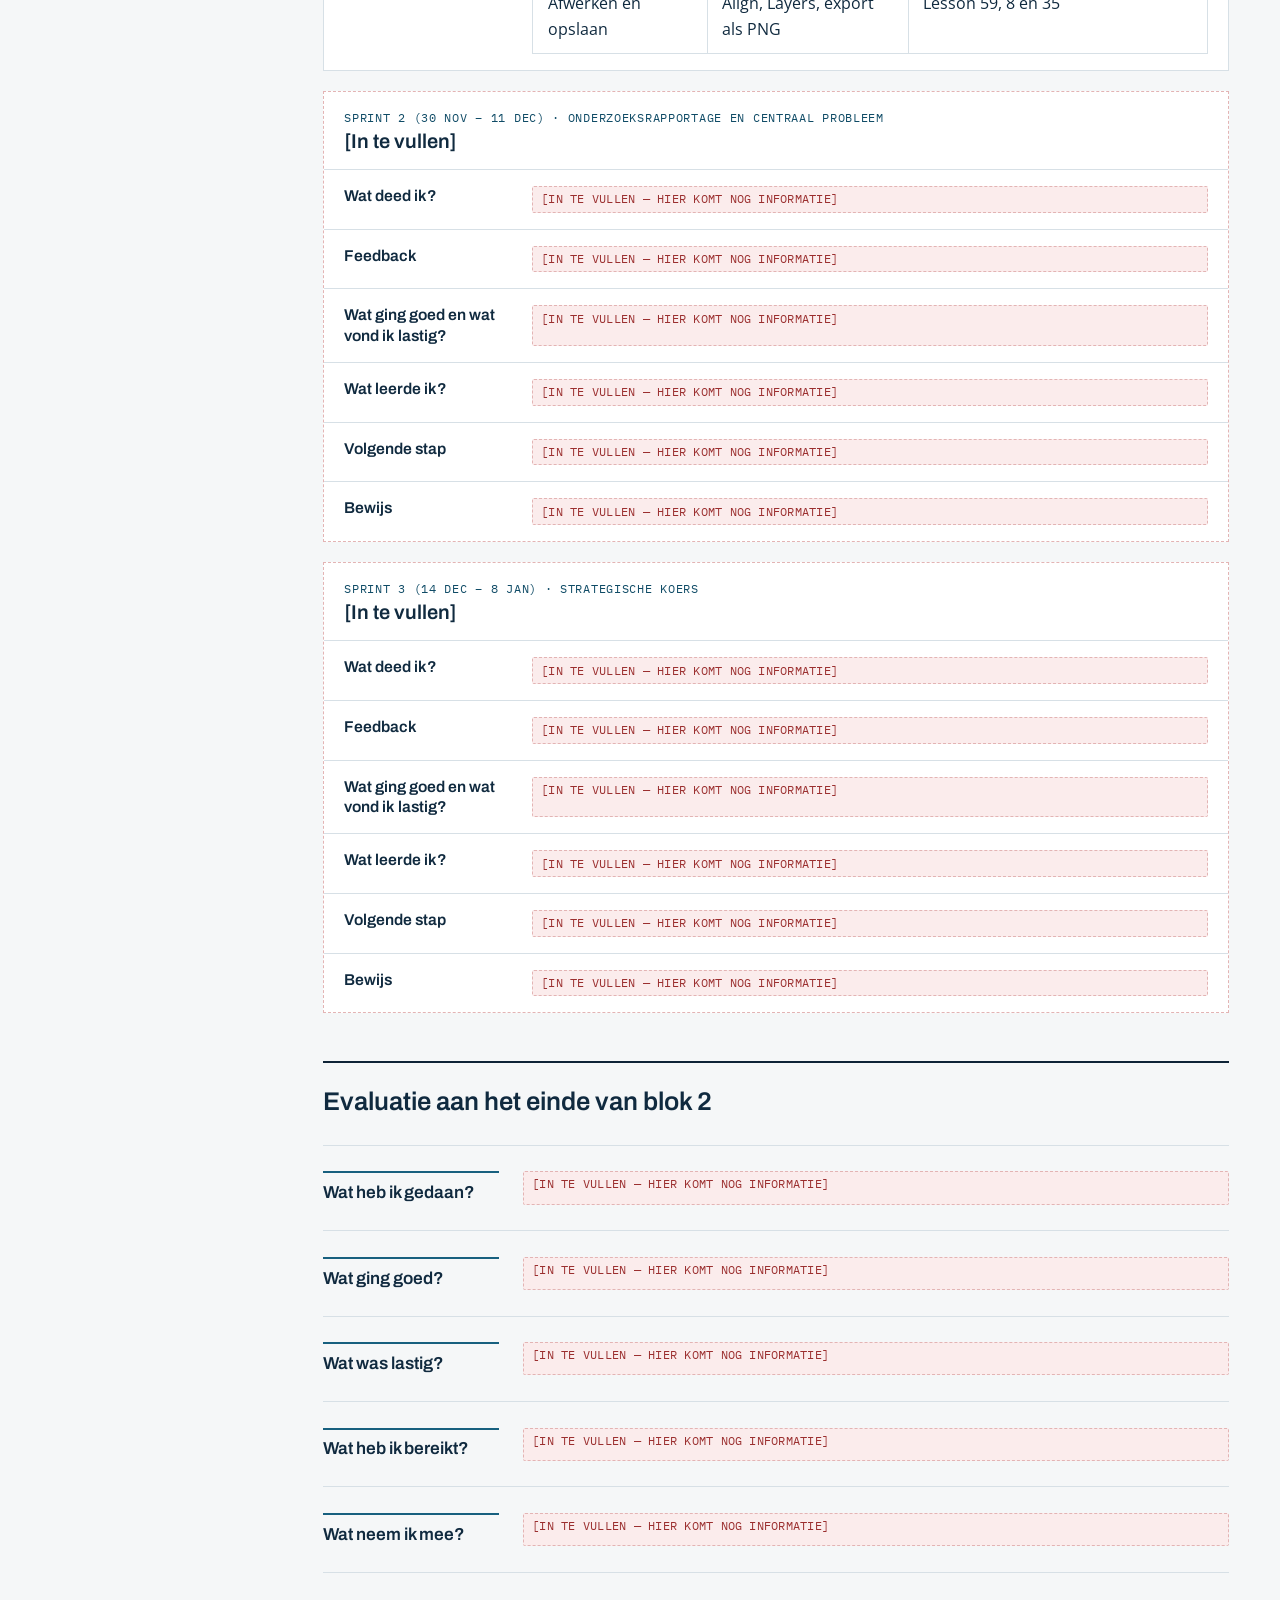
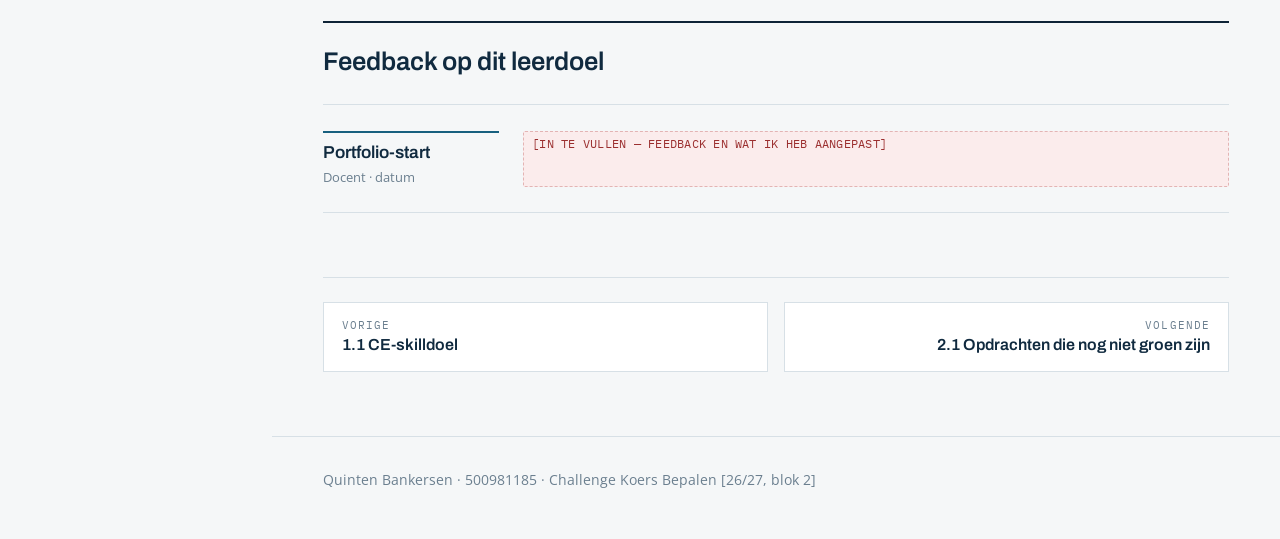
<file: persoonlijk-leerdoel.html>
<!doctype html>
<html lang="nl">
<head>
<meta charset="utf-8">
<meta name="viewport" content="width=device-width, initial-scale=1, viewport-fit=cover">
<title>Persoonlijk leerdoel · Portfolio Quinten Bankersen</title>
<link rel="preconnect" href="https://fonts.googleapis.com">
<link rel="preconnect" href="https://fonts.gstatic.com" crossorigin>
<link rel="stylesheet" href="https://fonts.googleapis.com/css2?family=Archivo:wdth,wght@75..100,400..700&family=IBM+Plex+Mono:wght@400;500&family=Open+Sans:ital,wght@0,400;0,600;0,700;1,400&display=swap">
<link rel="stylesheet" href="assets/styles.css">
</head>
<body class="has-rail">
<header class="topbar">
  <div class="topbar__left"><a class="topbar__name" href="index.html">Quinten Bankersen</a><span class="topbar__where">01 · Persoonlijk leerdoel</span></div>
  <button class="menu-btn" id="menu-btn" type="button" aria-controls="rail" aria-expanded="false">Menu</button>
</header>
<nav class="rail" id="rail" aria-label="Hoofdstukken">
  <div class="rail__id"><a class="rail__name" href="index.html">Quinten Bankersen</a><span class="rail__sub">Portfolio · Impactgedreven marketingstrateeg</span></div>
  <ul class="toc"><li><a href="index.html"><span class="n">—</span><span>Home · inhoudsopgave</span></a></li><li><a href="ce-skilldoel.html" class="is-open"><span class="n">01</span><span>Leerdoelen</span></a><ul class="toc__sub"><li><a href="ce-skilldoel.html">CE-skilldoel</a></li><li><a href="persoonlijk-leerdoel.html" class="is-active" aria-current="page">Persoonlijk leerdoel</a></li></ul></li><li><a href="niet-groen.html"><span class="n">02</span><span>Leeruitkomsten</span></a><ul class="toc__sub"><li><a href="niet-groen.html">Niet groen</a></li><li><a href="leeruitkomsten.html">Overzicht</a></li><li><a href="verdieping-01.html">Verdieping 01 · LU1</a></li><li><a href="verdieping-02.html">Verdieping 02</a></li></ul></li><li><a href="ce-skills.html"><span class="n">03</span><span>CE-skills</span></a></li><li><a href="terugblik.html"><span class="n">04</span><span>Terugblik</span></a></li><li><a href="conclusie.html"><span class="n">05</span><span>Conclusie</span></a></li><li><a href="bijlagen.html"><span class="n">06</span><span>Bijlagen</span></a></li><li><a href="ai-verantwoording.html"><span class="n">07</span><span>AI-verantwoording</span></a></li></ul>
  <div class="rail__foot"><strong>Challenge Koers Bepalen</strong><br>26/27 · blok 2 · klas CE2C1<br>Docenten: Latifa Belhaj, Rich Tiggeler</div>
</nav>
<main>
  <nav class="crumbs" aria-label="Kruimelpad"><a href="index.html">Home</a><span>/</span><span>01 Mijn leerdoelen</span><span>/</span><span>Persoonlijk leerdoel</span></nav>
  <header class="page__head">
    <span class="eyebrow">Hoofdstuk 01 · Mijn leerdoelen</span>
    <h1><span class="page__num">1.2</span> Persoonlijk leerdoel</h1>
    <span class="kind">Creatieve vaardigheid · van Photopea naar Affinity</span>
    <p class="lede">Mijn persoonlijk leerdoel loopt het hele semester. In blok 2 zet ik het voort: ik stap over van Photopea naar Affinity en maak per sprint een eigen ontwerp voor Circulair Warenhuis.</p>
  </header>
  <nav class="onpage" aria-label="Op deze pagina"><span class="onpage__label">Op deze pagina</span><a href="#overzicht-ontwikkeling">In één overzicht</a><a href="#beoordeling">Beoordeling per sprint</a><a href="#ontwikkeling">Ontwikkeling per sprint</a><a href="#evaluatie">Evaluatie</a><a href="#feedback-doel">Feedback op dit doel</a></nav>
  <section class="block" id="in-het-kort"><h2 class="block-title">Mijn ontwikkeling dit blok in het kort</h2><div class="missing"><p>[IN TE VULLEN — KORTE SAMENVATTING VAN MIJN ONTWIKKELING (ONGEVEER 5 ZINNEN)]</p></div></section><div class="goal"><span class="goal__label">Doel · voortzetting van mijn semesterdoel</span><p>Mijn semesterdoel uit blok 1 blijft hetzelfde: <em>"Gedurende dit semester wil ik mij ontwikkelen in het bewerken en ontwerpen van afbeeldingen. Ik wil leren werken met een programma zoals Photopea en hierin steeds zelfstandiger worden. Mijn doel is om vanuit de basis steeds complexere ontwerpen te kunnen maken en mijn creativiteit hierin te ontwikkelen."</em></p><p>In blok 2 zet ik dit doel op drie punten voort. Ik stap over van Photopea naar Affinity, een gratis en uitgebreider ontwerpprogramma. Ik leer gerichter: per ontwerp bepaal ik vooraf welke technieken ik nodig heb, en alleen daarvoor zoek ik uitleg op. En ik maak per sprint één eigen ontwerp voor Circulair Warenhuis, dat steeds complexer wordt: een social-mediapost of sticker met een eigen slogan, een uitnodiging voor een fictieve actie en een one-pager. Deze ontwerpen zijn fictief en lever ik niet in bij de opdrachtgever.</p><p><b>Mijn doel is behaald</b> als mijn cijfers elke sprint stijgen en door mijn basis uit blok 1 nergens onder een 5,5 komen, als ik elke sprint het ontwerp maak dat ik vooraf als doel heb gesteld, en als ik gerichter heb geleerd welke tool ik waarvoor nodig heb.</p></div><div class="rows">
      <div class="row">
        <div class="row__label">Waarom is dit doel belangrijk voor mij?</div>
        <div class="row__body"><p>Als impactgedreven marketingstrateeg moet ik ideeën niet alleen in tekst, maar ook visueel kunnen overbrengen. Ik maak uitingen zoals social-mediaposts, uitnodigingen en one-pagers, en een goed ontwerp zorgt ervoor dat een boodschap opvalt en blijft hangen.</p><p>Mijn inspiratie voor dit doel kwam in blok 1 uit de les, waar Rich AI-beelden liet zien en iedereen daarop reageerde. Daardoor wilde ik juist zelf leren om creatieve beelden te maken, in een wereld die steeds meer door AI wordt overgenomen. Aan het begin van mijn leerdoel maakte ik nog een uitnodiging met behulp van AI; aan het einde van blok 1 ontwierp ik zelf een complete uitnodiging in Photopea. Die reden geldt nog steeds.</p><p>In blok 1 heb ik mijn doel behaald. Ik merkte dat ik het meest leerde als ik een eigen ontwerp maakte en zelf de technieken koos, zoals bij de Nike-poster en de uitnodiging. Tegelijk hielpen nieuwe tools in Photopea mij aan het einde niet echt meer verder, omdat Photopea vooral een fotobewerkingsprogramma is. Voor ontwerpen met vormen en tekst en het opmaken van een pagina is Affinity geschikter. Daarom stap ik over en pas ik mijn vaardigheid toe op de challenge waar ik aan werk.</p></div>
      </div>
      <div class="row">
        <div class="row__label">Keuze rond AI</div>
        <div class="row__body"><p>In blok 1 koos ik ervoor om AI niet mee te nemen in mijn leerdoel. Ik wilde eerst zelf de basis van beeldbewerking beheersen, en met AI erbij zou het doel te breed worden. Die keuze paste bij de reden van mijn doel: zelf creatieve beelden leren maken, in plaats van ze door AI te laten maken.</p><p>In blok 2 heb ik die basis, en daarom gebruik ik AI nu wel licht. Ik zie AI als hulpmiddel, niet als vervanging: het ontwerp bedenk en maak ik zelf, en AI telt niet mee in de beoordeling. In sprint 3 kijk ik daarnaast bewust naar de AI-functies in Affinity. Daarbij let ik op drie dingen: besparen ze tijd, maakt het mijn ontwerp beter, en is het ontwerp daarna nog echt van mij? Waar ik AI heb gebruikt, zet ik in de toelichting bij mijn ontwerp, zodat duidelijk is wat ik zelf heb gedaan.</p></div>
      </div>
      <div class="row">
        <div class="row__label">Waar sta ik nu?</div>
        <div class="row__body"><p>Met Photopea kan ik zelfstandig een eigen ontwerp maken. Afwerking was in blok 1 mijn zwakste punt. Met Affinity heb ik nog niet gewerkt. Lagen, maskers en selecties werken daar hetzelfde, dus ik begin niet bij nul, maar ontwerpen met vormen en het opmaken van een pagina zijn nieuw voor mij. Daarom is sprint 1 mijn nulmeting.</p></div>
      </div>
      <div class="row">
        <div class="row__label">Welke stappen ga ik zetten?</div>
        <div class="row__body"><p>Per sprint maak ik één ontwerp, dat steeds complexer wordt. In de eerste week bepaal ik welke technieken ik nodig heb en zet ik het ontwerp op. In de tweede week werk ik het uit en let ik extra op de afwerking. In het weekend na de sprint beoordeelt mijn zus het ontwerp.</p><p><b>Sprint 1 (16 – 27 november).</b> Ik maak een social-mediapost of sticker met een eigen slogan. Daarmee leer ik de basis van Affinity: werken met vormen, lijnen en tekst.</p><p><b>Sprint 2 (30 november – 11 december).</b> Ik maak een uitnodiging voor een fictieve actie. Dat is hetzelfde soort ontwerp als mijn uitnodiging uit blok 1 in Photopea, zodat ik de twee kan vergelijken. Nieuw is het combineren van foto's, vormen en tekst in één ontwerp.</p><p><b>Sprint 3 (14 december – 8 januari).</b> Ik maak een one-pager waarin ik alles combineer wat ik heb geleerd. Daarvoor leer ik een pagina opmaken. In de kerstvakantie werk ik niet aan mijn leerdoel.</p></div>
      </div>
      <div class="row">
        <div class="row__label">Welke kennis ga ik gebruiken?</div>
        <div class="row__body"><p>Ik gebruik de korte video's van TutorTube, waarmee ik in blok 1 ook Photopea leerde, om per onderdeel de tool op te zoeken die ik nodig heb. Als extra bron kan ik de officiële tutorialreeks van Affinity op YouTube gebruiken. Ik kijk de video's niet meer op volgorde, maar kies per ontwerp alleen wat ik nodig heb.</p><p><b>Kennisbronnen:</b> <a href="https://youtu.be/gkY2brBKx8U" target="_blank" rel="noopener">TutorTube — serie over Affinity (video 1)</a> en, als extra bron, <a href="https://www.youtube.com/playlist?list=PLOM7NyLu2a5bf_Ezjymc9wpErzNqxUaG5" target="_blank" rel="noopener">Affinity — officiële tutorialreeks op YouTube</a>.</p><p>Mijn zwakte in blok 1 was dat ik achteraf niet meer wist welke tools ik had gebruikt. Daarom houd ik dat nu tijdens het maken van mijn ontwerp beter bij. Omdat ik gerichter werk en alleen leer wat ik voor mijn ontwerp nodig heb, gaat dat ook vanzelf makkelijker.</p></div>
      </div>
      <div class="row">
        <div class="row__label">Wat ga ik bewust uitproberen en welk bewijs verzamel ik?</div>
        <div class="row__body"><p>Ik probeer bewust een andere leeraanpak uit. In blok 1 volgde ik de tutorials op volgorde en leerde ik elke tool apart, waardoor ik een deel weer vergat. Nu werk ik vanuit het ontwerp: eerst bepaal ik wat ik wil maken, daarna leer ik alleen wat ik daarvoor nodig heb en pas ik het meteen toe.</p><p>In sprint 2 zet ik mijn uitnodiging uit Photopea, die ik in sprint 3 van blok 1 maakte, naast mijn nieuwe uitnodiging uit Affinity. Ik kijk wat er in Affinity makkelijker of lastiger ging, en mijn zus vergelijkt beide uitnodigingen en geeft aan welke zij sterker vindt en waarom.</p><p>Mijn bewijs bestaat uit mijn ontwerpen, mijn toelichting en reflectie op elk ontwerp, en de feedback van mijn zus.</p></div>
      </div>
      <div class="row">
        <div class="row__label">Feedbackvragen aan mijn zus<small>Per sprint</small></div>
        <div class="row__body"><p>Om te zien of mijn ontwerpen vooruitgaan in de ogen van iemand met meer ervaring, vraag ik per sprint mijn zus om feedback op mijn ontwerp. Zij heeft een half jaar ervaring met fotoshoppen in Adobe Creative Cloud, een professionelere en betaalde versie van Photopea. Aan het einde van blok 1 maakte ik al een eigen ontwerp voor mijn doel, de uitnodiging voor Jimmy Woo Nights, en ook die beoordeelde zij. Zij geeft per onderdeel een cijfer van 1 tot en met 10, met een korte toelichting:</p><ul><li><b>Creativiteit:</b> hoe origineel en creatief vind je mijn ontwerp?</li><li><b>Technische vaardigheden:</b> hoe goed heb ik de verschillende bewerkingstechnieken en effecten toegepast?</li><li><b>Afwerking:</b> hoe goed sluiten de verschillende onderdelen van mijn ontwerp op elkaar aan?</li><li><b>Zelfstandigheid:</b> in hoeverre heb ik zelfstandig een goed ontwerp gemaakt en de juiste keuzes gemaakt?</li></ul><p>In sprint 2 vraag ik ook welke uitnodiging zij sterker vindt: die uit Photopea uit blok 1 of die uit Affinity, en waarom. Na haar feedback reflecteer ik, net als in blok 1, kort op wat ik herken en wat ik meeneem naar mijn volgende ontwerp.</p><p><b>Wanneer:</b> in het weekend na elke sprint, als mijn ontwerp af is: sprint 1 op 28 – 29 november, sprint 2 op 12 – 13 december en sprint 3 op 9 – 10 januari.</p></div>
      </div>
</div><section class="block" id="overzicht-ontwikkeling"><h2 class="block-title">Mijn ontwikkeling in één overzicht</h2><div class="table-wrap"><table class="plain plain--cols"><thead><tr><th>Moment</th><th>Wat ik deed</th><th>Wat ik leerde</th><th>Waar ik stond</th></tr></thead><tbody><tr><td>Sprint 1 (16 – 27 nov)</td><td>[in te vullen]</td><td>[in te vullen]</td><td>[in te vullen]</td></tr><tr><td>Sprint 2 (30 nov – 11 dec)</td><td>[in te vullen]</td><td>[in te vullen]</td><td>[in te vullen]</td></tr><tr><td>Sprint 3 (14 dec – 8 jan)</td><td>[in te vullen]</td><td>[in te vullen]</td><td>[in te vullen]</td></tr></tbody></table></div><p><span class="missing missing--inline">[IN TE VULLEN — WAT IK NU ZIE]</span></p></section><section class="block" id="beoordeling"><h2 class="block-title">Beoordeling per sprint</h2><p class="block-lede">Per sprint beoordeelt mijn zus mijn ontwerp op vier onderdelen, met een cijfer van 1 tot en met 10 en een korte toelichting. Mijn doel is behaald als de cijfers per sprint stijgen en nergens onder een 5,5 komen.</p><div class="sprintbeo"><h3>Sprint 1 · sticker voor Circulair Warenhuis</h3><div class="sprintbeo__imgs"><figure class="evfig "><button class="shot" type="button"><img src="img/ev/pl-s1-sticker.png" width="2000" height="1600" loading="lazy" alt="Sticker Circulair Warenhuis"></button><figcaption>Sticker (fictief ontwerp)</figcaption></figure></div><div class="sprintbeo__zus"><p class="sprintbeo__tag">Feedback van mijn zus · 28 – 29 november</p><div class="table-wrap"><table class="plain plain--cols"><thead><tr><th>Onderdeel</th><th>Cijfer</th></tr></thead><tbody><tr><td>Creativiteit</td><td>8</td></tr><tr><td>Technische vaardigheden</td><td>7,5</td></tr><tr><td>Afwerking</td><td>6,5</td></tr><tr><td>Zelfstandigheid</td><td>8</td></tr><tr><td><b>Gemiddeld</b></td><td><b>7,5</b></td></tr></tbody></table></div><ul><li><b>Creativiteit (8):</b> het idee is sterk en past goed bij Circulair Warenhuis. Een stoel met een blaadje tussen kringlooppijlen laat in één keer zien wat ze doen: oud hout krijgt een nieuw leven, en de slogan sluit daar goed op aan. Het blijft wel een vrij bekende vorm voor een duurzaamheidssticker. <i>Tip:</i> voeg één verrassend detail toe, zodat hij meer opvalt.</li><li><b>Technische vaardigheden (7,5):</b> voor een eerste ontwerp in een nieuw programma heb je veel verschillende technieken gebruikt: vormen samenvoegen en uitsnijden, afgeronde hoeken en tekst langs een cirkel. Vooral de tekst langs de rand is netjes gelukt. De pijlen en de stoel zijn nog wat simpel opgebouwd. <i>Tip:</i> geef meer diepte met schaduw of verschil in lijndikte.</li><li><b>Afwerking (6,5):</b> hier valt het meeste te winnen, net als in blok 1. De naam is crèmekleurig en de slogan wit, terwijl ze bij elkaar horen, en bij de bovenkant van de stoel zie je kleine trapjes op de hoeken. <i>Tip:</i> kijk aan het eind nog één keer ingezoomd of alles strak aansluit.</li><li><b>Zelfstandigheid (8):</b> je hebt zelf een programma geleerd dat je nog niet kende, en op twee punten koos je zelf een andere tool dan in je stappenplan stond. Je doet niet alleen na, maar denkt zelf na over wat werkt.</li></ul></div><div class="sprintbeo__refl"><p class="sprintbeo__tag">Mijn reflectie</p><p>Ik herken deze feedback, vooral het punt over de afwerking. Omdat ik de sticker pas in week 2 echt maakte, had ik weinig tijd om alles na te lopen, en daardoor kwam mijn zwakste punt uit blok 1 opnieuw naar voren. Het verschil met blok 1 is dat het nu niet aan de techniek ligt, maar aan mijn tijdsverdeling. Dat zelfstandigheid een 8 krijgt, laat zien dat gerichter leren werkt: ik zocht zelf de tools op die ik nodig had en week af van mijn stappenplan waar dat beter werkte.</p><p>Mijn gemiddelde is een 7,5. Dat is veel hoger dan mijn eerste sprint in blok 1 (4,75) en iets lager dan mijn laatste sprint in blok 1 (7,75), terwijl dit mijn eerste ontwerp in een nieuw programma is. <b>Wat ik meeneem naar sprint 2:</b> ik zet de uitnodiging al in week 1 op, zodat ik in week 2 tijd heb voor de afwerking. Aan het eind controleer ik ingezoomd of kleuren en randen kloppen, en ik probeer meer diepte te geven met schaduw of lijndikte.</p></div></div></section><section class="block" id="ontwikkeling"><h2 class="block-title">Mijn ontwikkeling per sprint</h2><div class="weeks"><article class="week" id="s1">
  <header class="week__head"><span class="week__when">Sprint 1 (16 – 27 nov) · onderzoeksvoorstel</span><h3>Eerste eigen ontwerp in Affinity: een sticker</h3></header>
  <div class="week__rows"><div class="week__row"><span class="week__k">Wat deed ik?</span><div class="week__v"><p>In sprint 1 maakte ik in Affinity mijn eerste ontwerp: een ronde sticker voor Circulair Warenhuis, met een groene ring, de naam en mijn slogan langs de rand, en in het midden een houten stoel met een blaadje tussen twee kringlooppijlen. Ik werkte stap voor stap en keek per stap alleen de video's uit de TutorTube-serie die ik daarvoor nodig had. Welke video's en tools dat waren, staat bij <em>Bewijs</em>. Als slogan koos ik <em>Oud hout, nieuw leven</em>, omdat die precies zegt wat de stoel en het blaadje laten zien.</p><p><b>Week 1</b> was ik vooral bezig met de interface leren kennen en een ontwerp bedenken. Dat ging sneller dan in blok 1 met Photopea, omdat ik nu al bekend ben met hoe een ontwerpprogramma werkt, zoals werken met lagen. <b>In week 2</b> kon ik daardoor echt aan de slag en heb ik de sticker gemaakt. In blok 1 volgde ik de tutorials nog op volgorde en leerde ik elke tool apart. AI gebruikte ik op twee plekken: voor uitleg over hoe ik de tekst langs de cirkel kon draaien, en om kleuren te kiezen die overeenkomen met die van Circulair Warenhuis. Het ontwerp zelf heb ik gemaakt.</p></div></div><div class="week__row"><span class="week__k">Feedback</span><div class="week__v"><p>Mijn zus gaf mijn sticker gemiddeld een 7,5: creativiteit 8, technische vaardigheden 7,5, afwerking 6,5 en zelfstandigheid 8. Het idee en mijn zelfstandigheid vond zij sterk; de afwerking is net als in blok 1 mijn grootste verbeterpunt. Haar volledige feedback en mijn reflectie staan bij <a href="#beoordeling">Beoordeling per sprint</a>.</p></div></div><div class="week__row"><span class="week__k">Wat ging goed en wat vond ik lastig?</span><div class="week__v"><p><b>Wat ging goed:</b> op twee punten koos ik zelf een andere tool dan in mijn stappenplan stond. De hoeken van de stoel rondde ik af met de Corner Tool, en de pijlpunten maakte ik met de Triangle Tool in plaats van met de pijlpunten in het Stroke-paneel. Ik volgde dus niet alleen de stappen, maar zocht zelf de manier die voor mij het beste werkte.</p><p><b>Wat ik lastig vond:</b> het lastigst was de naam en de slogan langs de ronde rand plaatsen. In Photopea was ik gewend om tekst met een instelling te draaien, maar in Affinity moest ik een hulpcirkel tekenen en de tekst daarlangs zetten. De uitleg in de video was op dat punt onduidelijk, dus het lukte eerst steeds niet. Pas met extra uitleg van AI kreeg ik de tekst goed langs de cirkel.</p><p><b>Afwerking:</b> daar heb ik op gelet, maar beperkt. Omdat ik de sticker pas in week 2 echt maakte, bleef er weinig tijd over om alles na te lopen, terwijl afwerking in blok 1 juist mijn zwakste punt was.</p></div></div><div class="week__row"><span class="week__k">Wat leerde ik?</span><div class="week__v"><p>Ik leerde dat ik in Affinity hetzelfde resultaat op meerdere manieren kan bereiken, en dat ik zelf kan kiezen welke tool het best bij mij past. Ook leerde ik dat mijn tijdsverdeling de afwerking bepaalt: als ik het ontwerp pas in de tweede week maak, schiet mijn zwakste punt erbij in.</p><p><b>Waarom dit een ontwikkeling is:</b> in blok 1 combineerde ik vooral foto's met tekst en effecten. Nu heb ik voor het eerst een ontwerp helemaal opgebouwd uit vectorvormen, lijnen en tekst, zonder foto als basis, in een programma dat nieuw voor mij was. Ook volgde ik de video's niet meer op volgorde, maar koos ik zelf wat ik nodig had, en week ik op twee punten bewust af van mijn stappenplan.</p></div></div><div class="week__row"><span class="week__k">Volgende stap</span><div class="week__v"><p>In sprint 2 maak ik een uitnodiging voor een fictieve actie en vergelijk ik die met mijn uitnodiging uit Photopea uit blok 1. Dit keer zet ik het ontwerp al in week 1 op, zodat ik in week 2 tijd heb voor de afwerking. Na de feedback van mijn zus reflecteer ik kort op wat ik herken en wat ik meeneem.</p></div></div><div class="week__row"><span class="week__k">Bewijs</span><div class="week__v"><figure class="evfig"><button class="shot" type="button"><img src="img/ev/pl-s1-sticker.png" width="2000" height="1600" loading="lazy" alt="Sticker Circulair Warenhuis: groene ring met tekst, houten stoel met blaadje en kringlooppijlen"></button><figcaption>Mijn sticker voor Circulair Warenhuis (fictief ontwerp), gemaakt in Affinity.</figcaption></figure><div class="table-wrap"><table class="plain plain--cols"><thead><tr><th>Onderdeel</th><th>Tool</th><th>Video (TutorTube)</th></tr></thead><tbody><tr><td>Document en kleuren</td><td>New Document, Color Wheel</td><td>Lesson 1, 2 en 4</td></tr><tr><td>Groene ring</td><td>Ellipse Tool en Subtract</td><td>Lesson 56 · Boolean Operations</td></tr><tr><td>Kringlooppijlen</td><td>Stroke en Triangle Tool</td><td>Lesson 5 · Adding Stroke in Shapes</td></tr><tr><td>Stoel</td><td>Rectangle Tool en Corner Tool</td><td>Lesson 19 · Corner Tool</td></tr><tr><td>Blaadje</td><td>Pen Tool</td><td>Lesson 10 · Using Pen Tool to Create Simple Shapes</td></tr><tr><td>Naam en slogan</td><td>Text on a Path</td><td>Lesson 54 · Text on a Path</td></tr><tr><td>Afwerken en opslaan</td><td>Align, Layers, export als PNG</td><td>Lesson 59, 8 en 35</td></tr></tbody></table></div></div></div></div>
</article><article class="week week--miss" id="s2">
  <header class="week__head"><span class="week__when">Sprint 2 (30 nov – 11 dec) · onderzoeksrapportage en centraal probleem</span><h3>[In te vullen]</h3></header>
  <div class="week__rows"><div class="week__row"><span class="week__k">Wat deed ik?</span><div class="week__v"><span class="missing missing--inline">[IN TE VULLEN — HIER KOMT NOG INFORMATIE]</span></div></div><div class="week__row"><span class="week__k">Feedback</span><div class="week__v"><span class="missing missing--inline">[IN TE VULLEN — HIER KOMT NOG INFORMATIE]</span></div></div><div class="week__row"><span class="week__k">Wat ging goed en wat vond ik lastig?</span><div class="week__v"><span class="missing missing--inline">[IN TE VULLEN — HIER KOMT NOG INFORMATIE]</span></div></div><div class="week__row"><span class="week__k">Wat leerde ik?</span><div class="week__v"><span class="missing missing--inline">[IN TE VULLEN — HIER KOMT NOG INFORMATIE]</span></div></div><div class="week__row"><span class="week__k">Volgende stap</span><div class="week__v"><span class="missing missing--inline">[IN TE VULLEN — HIER KOMT NOG INFORMATIE]</span></div></div><div class="week__row"><span class="week__k">Bewijs</span><div class="week__v"><span class="missing missing--inline">[IN TE VULLEN — HIER KOMT NOG INFORMATIE]</span></div></div></div>
</article><article class="week week--miss" id="s3">
  <header class="week__head"><span class="week__when">Sprint 3 (14 dec – 8 jan) · strategische koers</span><h3>[In te vullen]</h3></header>
  <div class="week__rows"><div class="week__row"><span class="week__k">Wat deed ik?</span><div class="week__v"><span class="missing missing--inline">[IN TE VULLEN — HIER KOMT NOG INFORMATIE]</span></div></div><div class="week__row"><span class="week__k">Feedback</span><div class="week__v"><span class="missing missing--inline">[IN TE VULLEN — HIER KOMT NOG INFORMATIE]</span></div></div><div class="week__row"><span class="week__k">Wat ging goed en wat vond ik lastig?</span><div class="week__v"><span class="missing missing--inline">[IN TE VULLEN — HIER KOMT NOG INFORMATIE]</span></div></div><div class="week__row"><span class="week__k">Wat leerde ik?</span><div class="week__v"><span class="missing missing--inline">[IN TE VULLEN — HIER KOMT NOG INFORMATIE]</span></div></div><div class="week__row"><span class="week__k">Volgende stap</span><div class="week__v"><span class="missing missing--inline">[IN TE VULLEN — HIER KOMT NOG INFORMATIE]</span></div></div><div class="week__row"><span class="week__k">Bewijs</span><div class="week__v"><span class="missing missing--inline">[IN TE VULLEN — HIER KOMT NOG INFORMATIE]</span></div></div></div>
</article></div></section><section class="block" id="evaluatie"><h2 class="block-title">Evaluatie aan het einde van blok 2</h2><div class="rows">      <div class="row">
        <div class="row__label">Wat heb ik gedaan?</div>
        <div class="row__body"><span class="missing missing--inline">[IN TE VULLEN — HIER KOMT NOG INFORMATIE]</span></div>
      </div>      <div class="row">
        <div class="row__label">Wat ging goed?</div>
        <div class="row__body"><span class="missing missing--inline">[IN TE VULLEN — HIER KOMT NOG INFORMATIE]</span></div>
      </div>      <div class="row">
        <div class="row__label">Wat was lastig?</div>
        <div class="row__body"><span class="missing missing--inline">[IN TE VULLEN — HIER KOMT NOG INFORMATIE]</span></div>
      </div>      <div class="row">
        <div class="row__label">Wat heb ik bereikt?</div>
        <div class="row__body"><span class="missing missing--inline">[IN TE VULLEN — HIER KOMT NOG INFORMATIE]</span></div>
      </div>      <div class="row">
        <div class="row__label">Wat neem ik mee?</div>
        <div class="row__body"><span class="missing missing--inline">[IN TE VULLEN — HIER KOMT NOG INFORMATIE]</span></div>
      </div></div></section><section class="block" id="feedback-doel"><h2 class="block-title">Feedback op dit leerdoel</h2><div class="rows">      <div class="row">
        <div class="row__label">Portfolio-start<small>Docent · datum</small></div>
        <div class="row__body"><span class="missing missing--inline">[IN TE VULLEN — FEEDBACK EN WAT IK HEB AANGEPAST]</span></div>
      </div></div></section>
  <nav class="pager" aria-label="Vorige en volgende pagina"><a class="pager__prev" href="ce-skilldoel.html"><span>Vorige</span>1.1 CE-skilldoel</a><a class="pager__next" href="niet-groen.html"><span>Volgende</span>2.1 Opdrachten die nog niet groen zijn</a></nav>
</main>
<footer class="site">Quinten Bankersen · 500981185 · Challenge Koers Bepalen [26/27, blok 2]</footer>
<div class="lightbox" id="lightbox" role="dialog" aria-modal="true" aria-label="Afbeelding vergroot" hidden>
  <div class="lightbox__bar"><span id="lightbox-cap"></span><span class="lightbox__btns"><button type="button" id="lightbox-zoom">Ware grootte</button><button type="button" id="lightbox-close">Sluiten</button></span></div>
  <div class="lightbox__stage"><img id="lightbox-img" alt=""></div>
</div>
<script src="assets/script.js"></script>
</body>
</html>
</file>
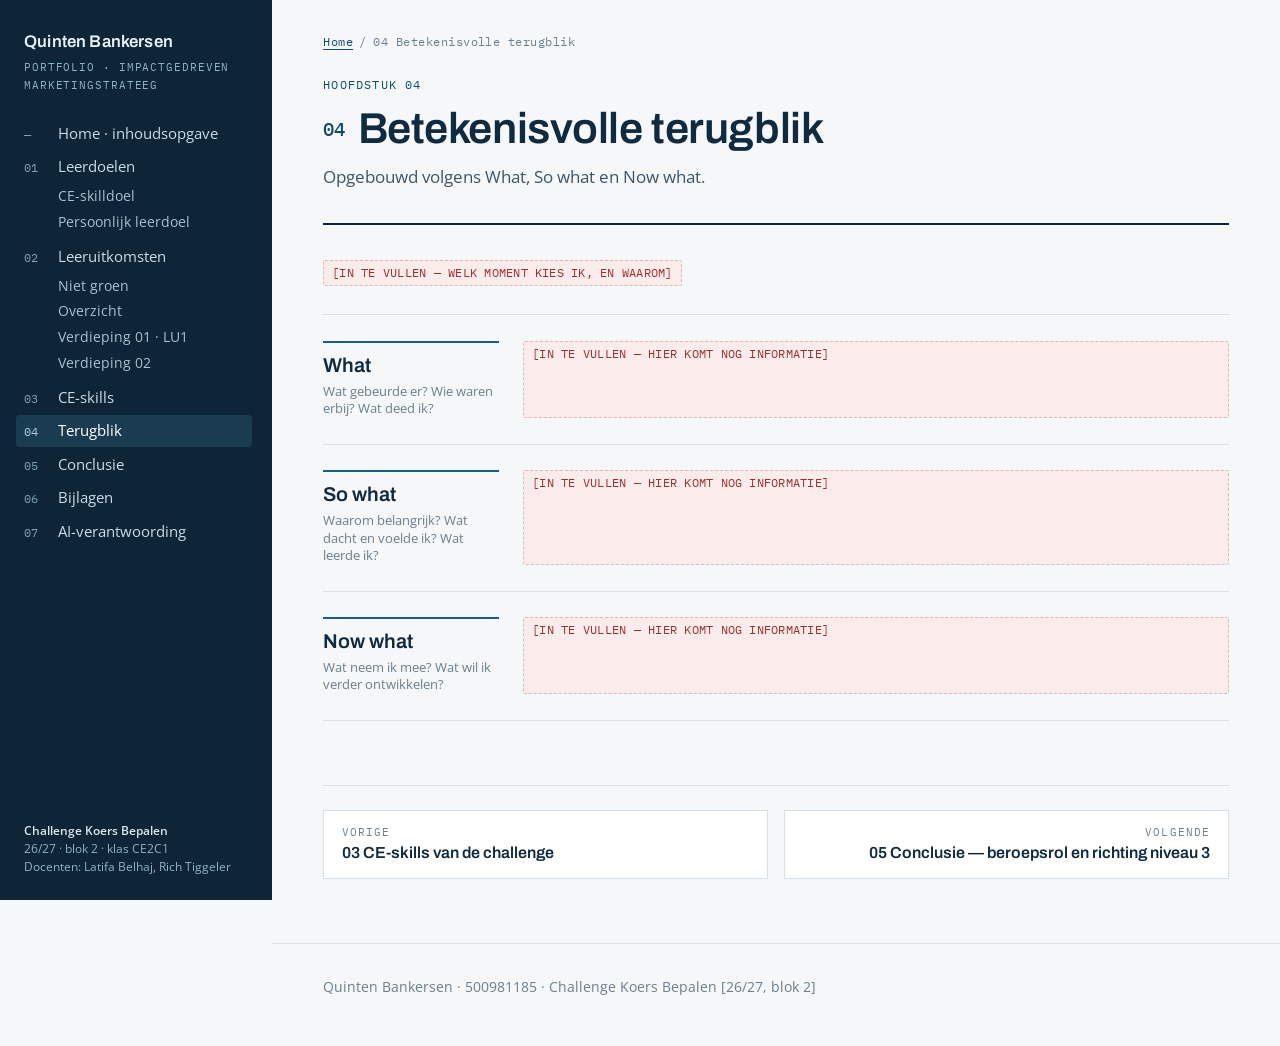
<file: terugblik.html>
<!doctype html>
<html lang="nl">
<head>
<meta charset="utf-8">
<meta name="viewport" content="width=device-width, initial-scale=1, viewport-fit=cover">
<title>Terugblik · Portfolio Quinten Bankersen</title>
<link rel="preconnect" href="https://fonts.googleapis.com">
<link rel="preconnect" href="https://fonts.gstatic.com" crossorigin>
<link rel="stylesheet" href="https://fonts.googleapis.com/css2?family=Archivo:wdth,wght@75..100,400..700&family=IBM+Plex+Mono:wght@400;500&family=Open+Sans:ital,wght@0,400;0,600;0,700;1,400&display=swap">
<link rel="stylesheet" href="assets/styles.css">
</head>
<body class="has-rail">
<header class="topbar">
  <div class="topbar__left"><a class="topbar__name" href="index.html">Quinten Bankersen</a><span class="topbar__where">04 · Terugblik</span></div>
  <button class="menu-btn" id="menu-btn" type="button" aria-controls="rail" aria-expanded="false">Menu</button>
</header>
<nav class="rail" id="rail" aria-label="Hoofdstukken">
  <div class="rail__id"><a class="rail__name" href="index.html">Quinten Bankersen</a><span class="rail__sub">Portfolio · Impactgedreven marketingstrateeg</span></div>
  <ul class="toc"><li><a href="index.html"><span class="n">—</span><span>Home · inhoudsopgave</span></a></li><li><a href="ce-skilldoel.html"><span class="n">01</span><span>Leerdoelen</span></a><ul class="toc__sub"><li><a href="ce-skilldoel.html">CE-skilldoel</a></li><li><a href="persoonlijk-leerdoel.html">Persoonlijk leerdoel</a></li></ul></li><li><a href="niet-groen.html"><span class="n">02</span><span>Leeruitkomsten</span></a><ul class="toc__sub"><li><a href="niet-groen.html">Niet groen</a></li><li><a href="leeruitkomsten.html">Overzicht</a></li><li><a href="verdieping-01.html">Verdieping 01 · LU1</a></li><li><a href="verdieping-02.html">Verdieping 02</a></li></ul></li><li><a href="ce-skills.html"><span class="n">03</span><span>CE-skills</span></a></li><li><a href="terugblik.html" class="is-active" aria-current="page"><span class="n">04</span><span>Terugblik</span></a></li><li><a href="conclusie.html"><span class="n">05</span><span>Conclusie</span></a></li><li><a href="bijlagen.html"><span class="n">06</span><span>Bijlagen</span></a></li><li><a href="ai-verantwoording.html"><span class="n">07</span><span>AI-verantwoording</span></a></li></ul>
  <div class="rail__foot"><strong>Challenge Koers Bepalen</strong><br>26/27 · blok 2 · klas CE2C1<br>Docenten: Latifa Belhaj, Rich Tiggeler</div>
</nav>
<main>
  <nav class="crumbs" aria-label="Kruimelpad"><a href="index.html">Home</a><span>/</span><span>04 Betekenisvolle terugblik</span></nav>
  <header class="page__head">
    <span class="eyebrow">Hoofdstuk 04</span>
    <h1><span class="page__num">04</span> Betekenisvolle terugblik</h1>
    
    <p class="lede">Opgebouwd volgens What, So what en Now what.</p>
  </header>
  
  <p class="block-lede"><span class="missing missing--inline">[IN TE VULLEN — WELK MOMENT KIES IK, EN WAAROM]</span></p>
<div class="rows rows--wwn">
      <div class="row">
        <div class="row__label">What<small>Wat gebeurde er? Wie waren erbij? Wat deed ik?</small></div>
        <div class="row__body"><span class="missing missing--inline">[IN TE VULLEN — HIER KOMT NOG INFORMATIE]</span></div>
      </div>
      <div class="row">
        <div class="row__label">So what<small>Waarom belangrijk? Wat dacht en voelde ik? Wat leerde ik?</small></div>
        <div class="row__body"><span class="missing missing--inline">[IN TE VULLEN — HIER KOMT NOG INFORMATIE]</span></div>
      </div>
      <div class="row">
        <div class="row__label">Now what<small>Wat neem ik mee? Wat wil ik verder ontwikkelen?</small></div>
        <div class="row__body"><span class="missing missing--inline">[IN TE VULLEN — HIER KOMT NOG INFORMATIE]</span></div>
      </div>
</div>
  <nav class="pager" aria-label="Vorige en volgende pagina"><a class="pager__prev" href="ce-skills.html"><span>Vorige</span>03 CE-skills van de challenge</a><a class="pager__next" href="conclusie.html"><span>Volgende</span>05 Conclusie — beroepsrol en richting niveau 3</a></nav>
</main>
<footer class="site">Quinten Bankersen · 500981185 · Challenge Koers Bepalen [26/27, blok 2]</footer>
<div class="lightbox" id="lightbox" role="dialog" aria-modal="true" aria-label="Afbeelding vergroot" hidden>
  <div class="lightbox__bar"><span id="lightbox-cap"></span><span class="lightbox__btns"><button type="button" id="lightbox-zoom">Ware grootte</button><button type="button" id="lightbox-close">Sluiten</button></span></div>
  <div class="lightbox__stage"><img id="lightbox-img" alt=""></div>
</div>
<script src="assets/script.js"></script>
</body>
</html>
</file>
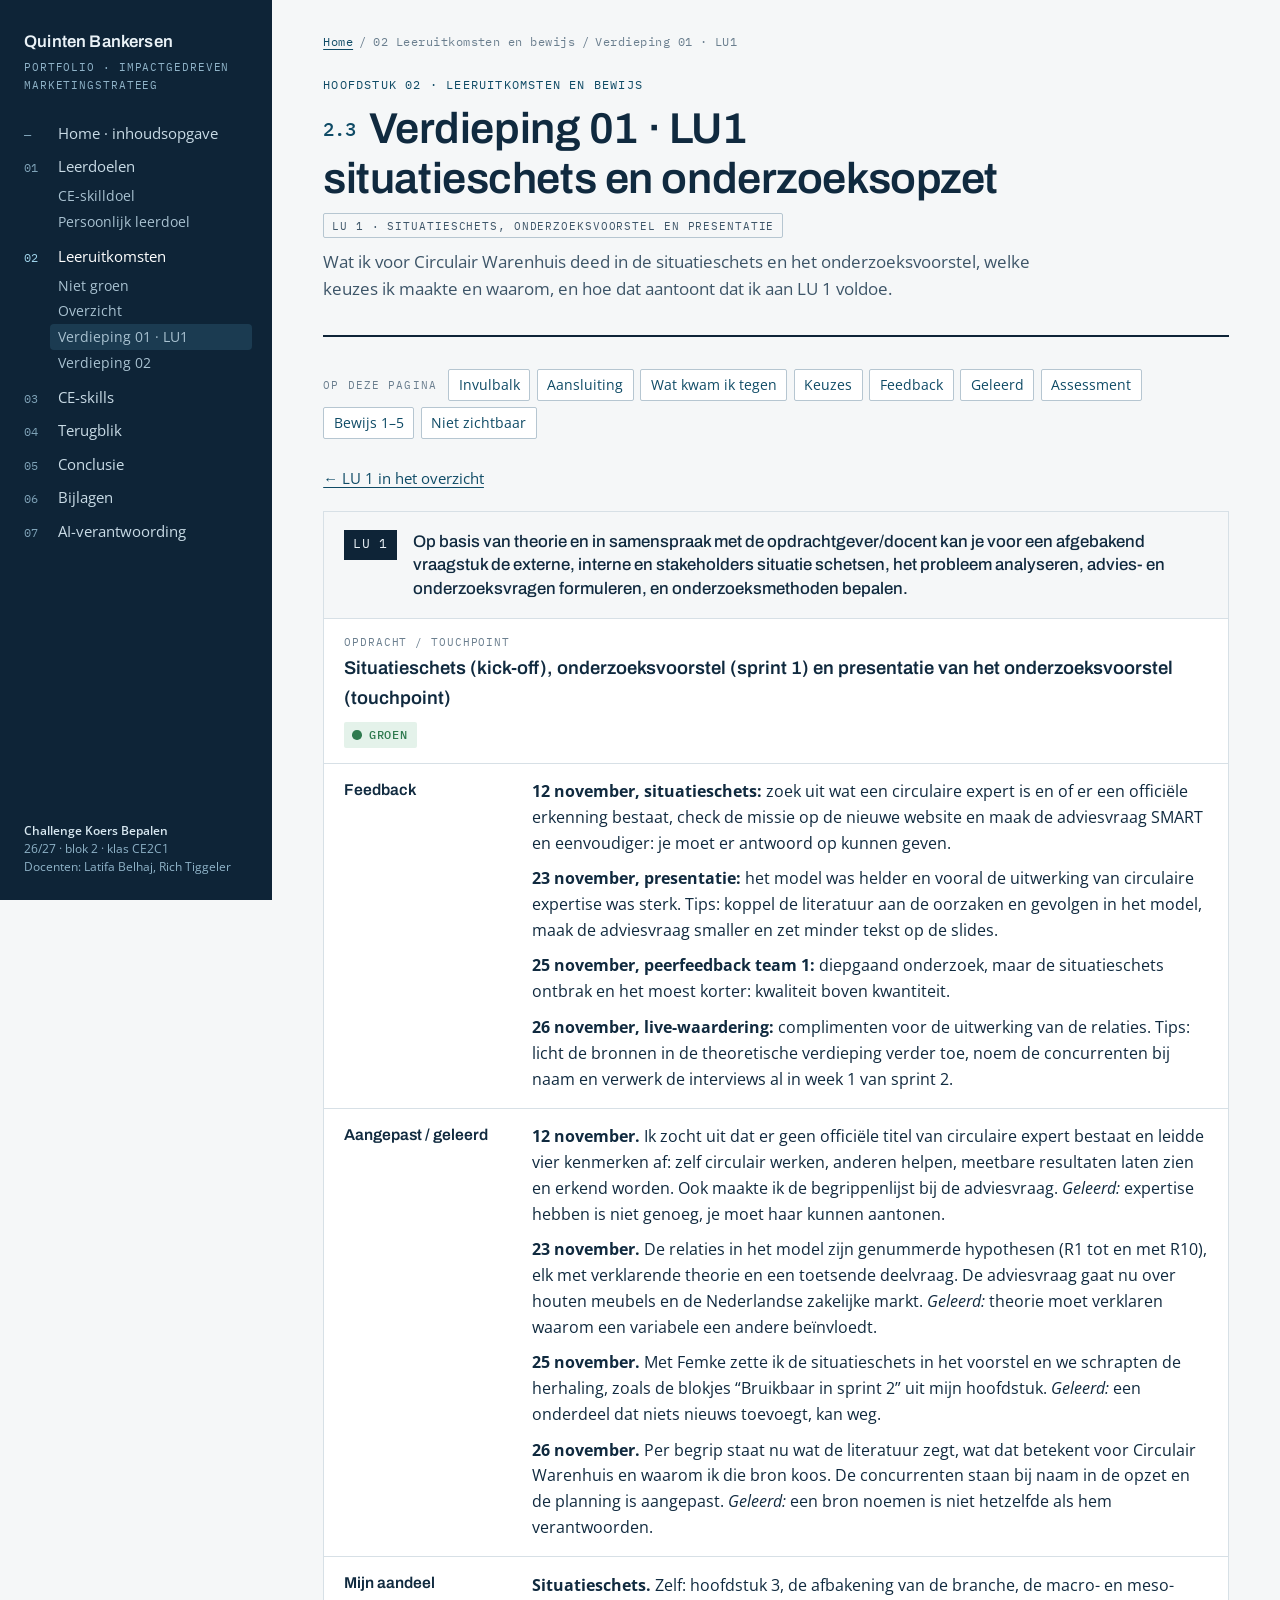
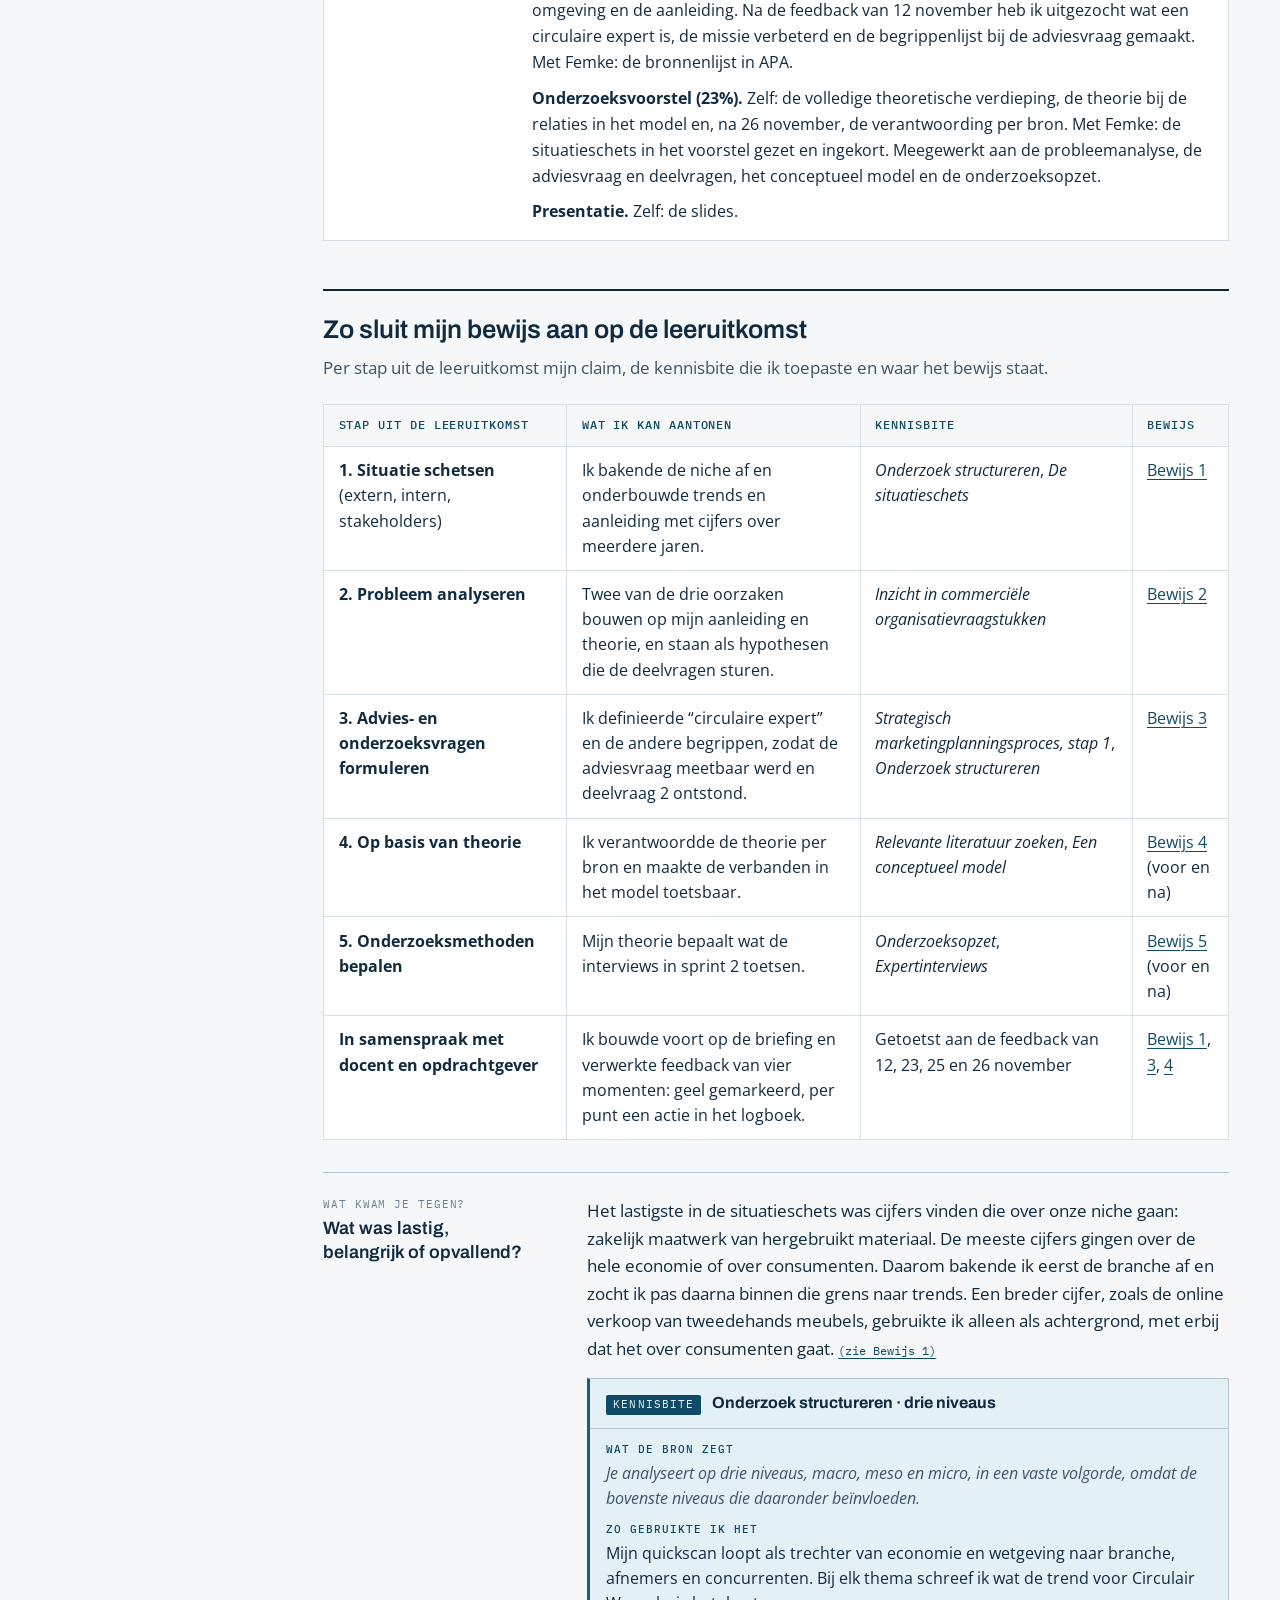
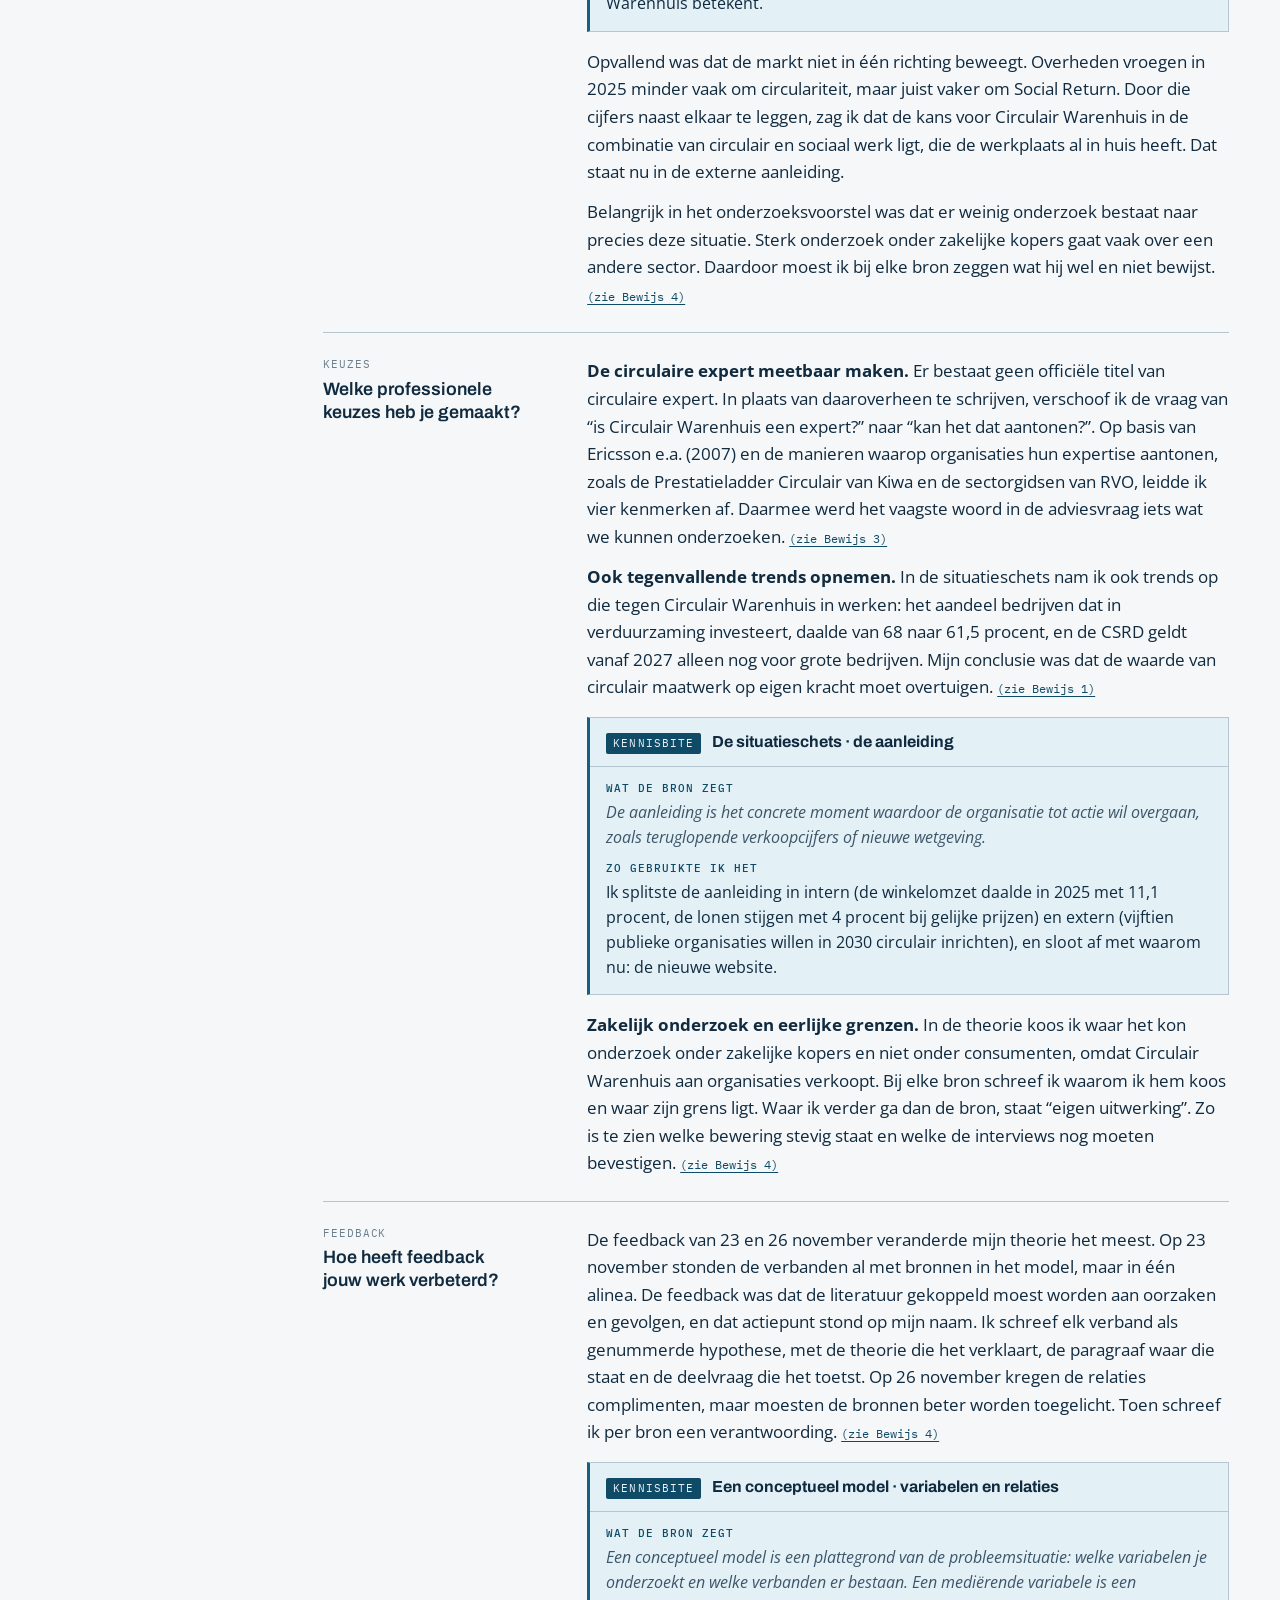
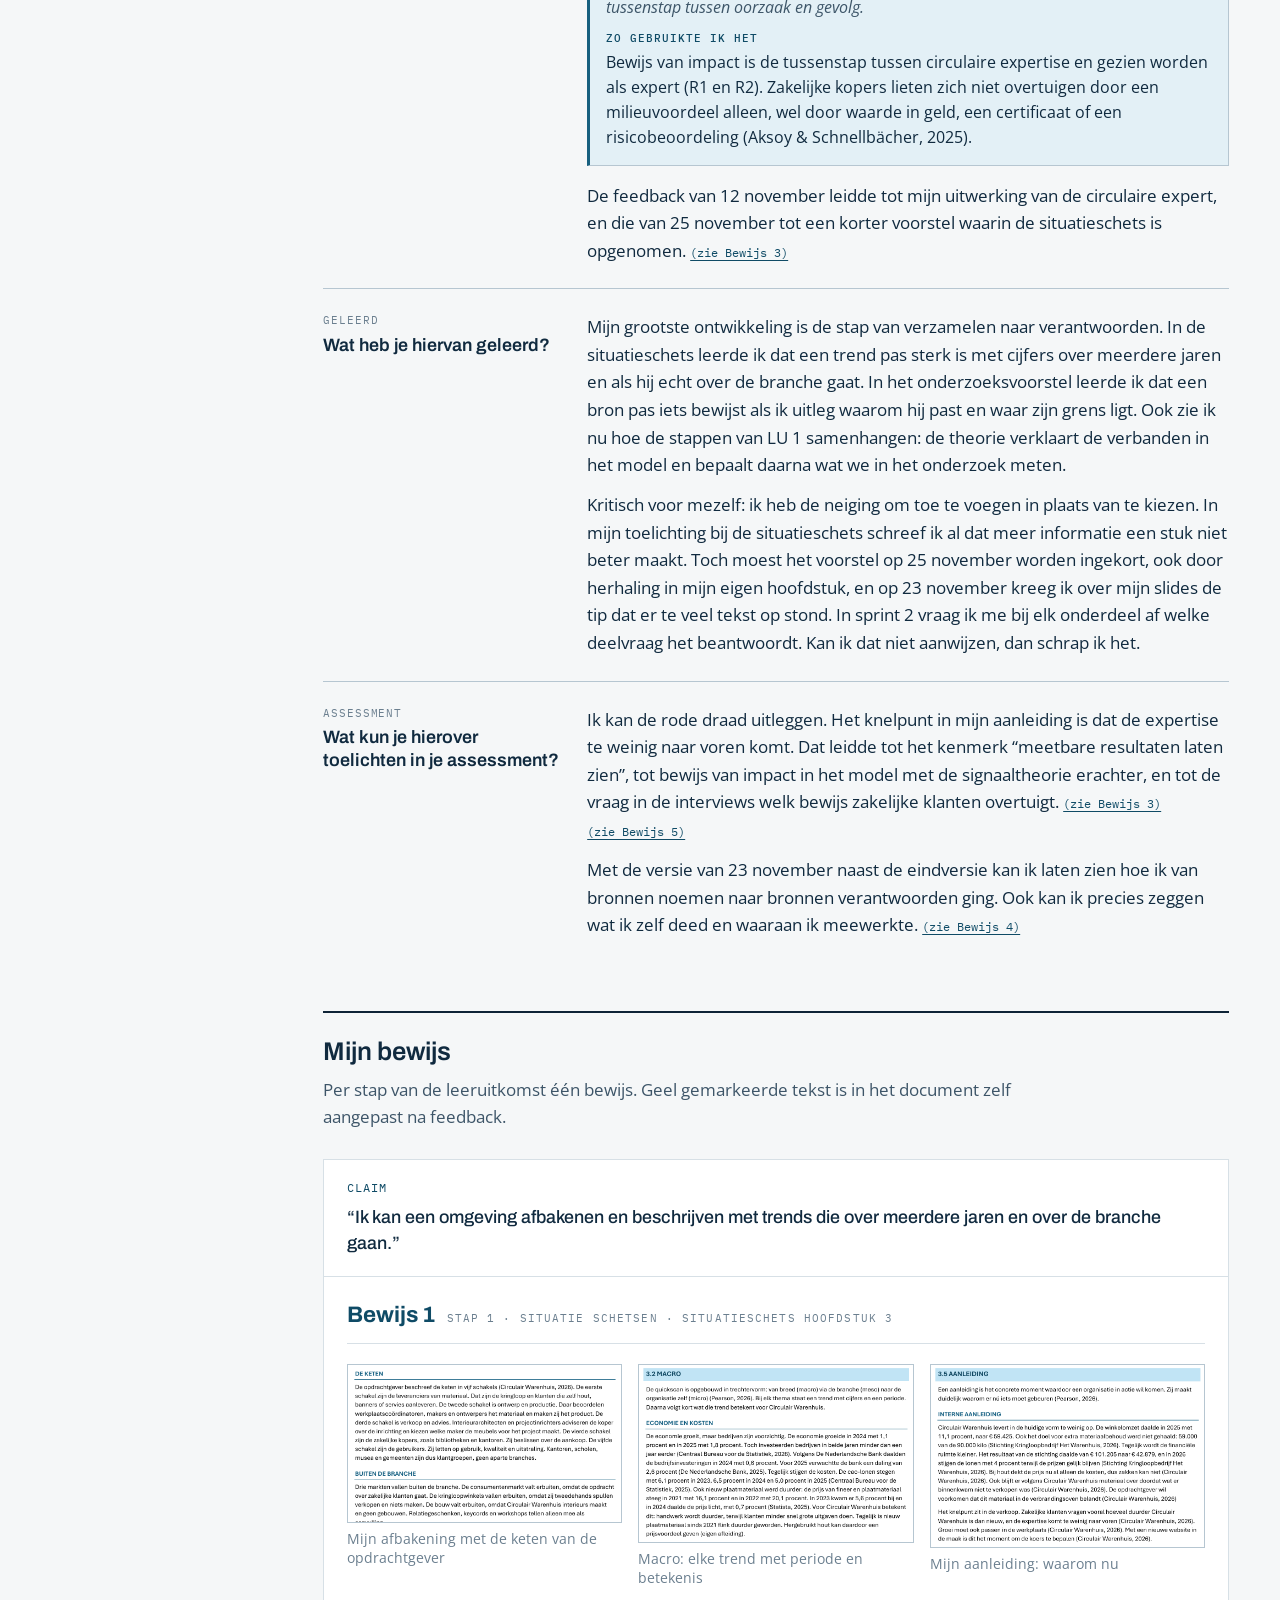
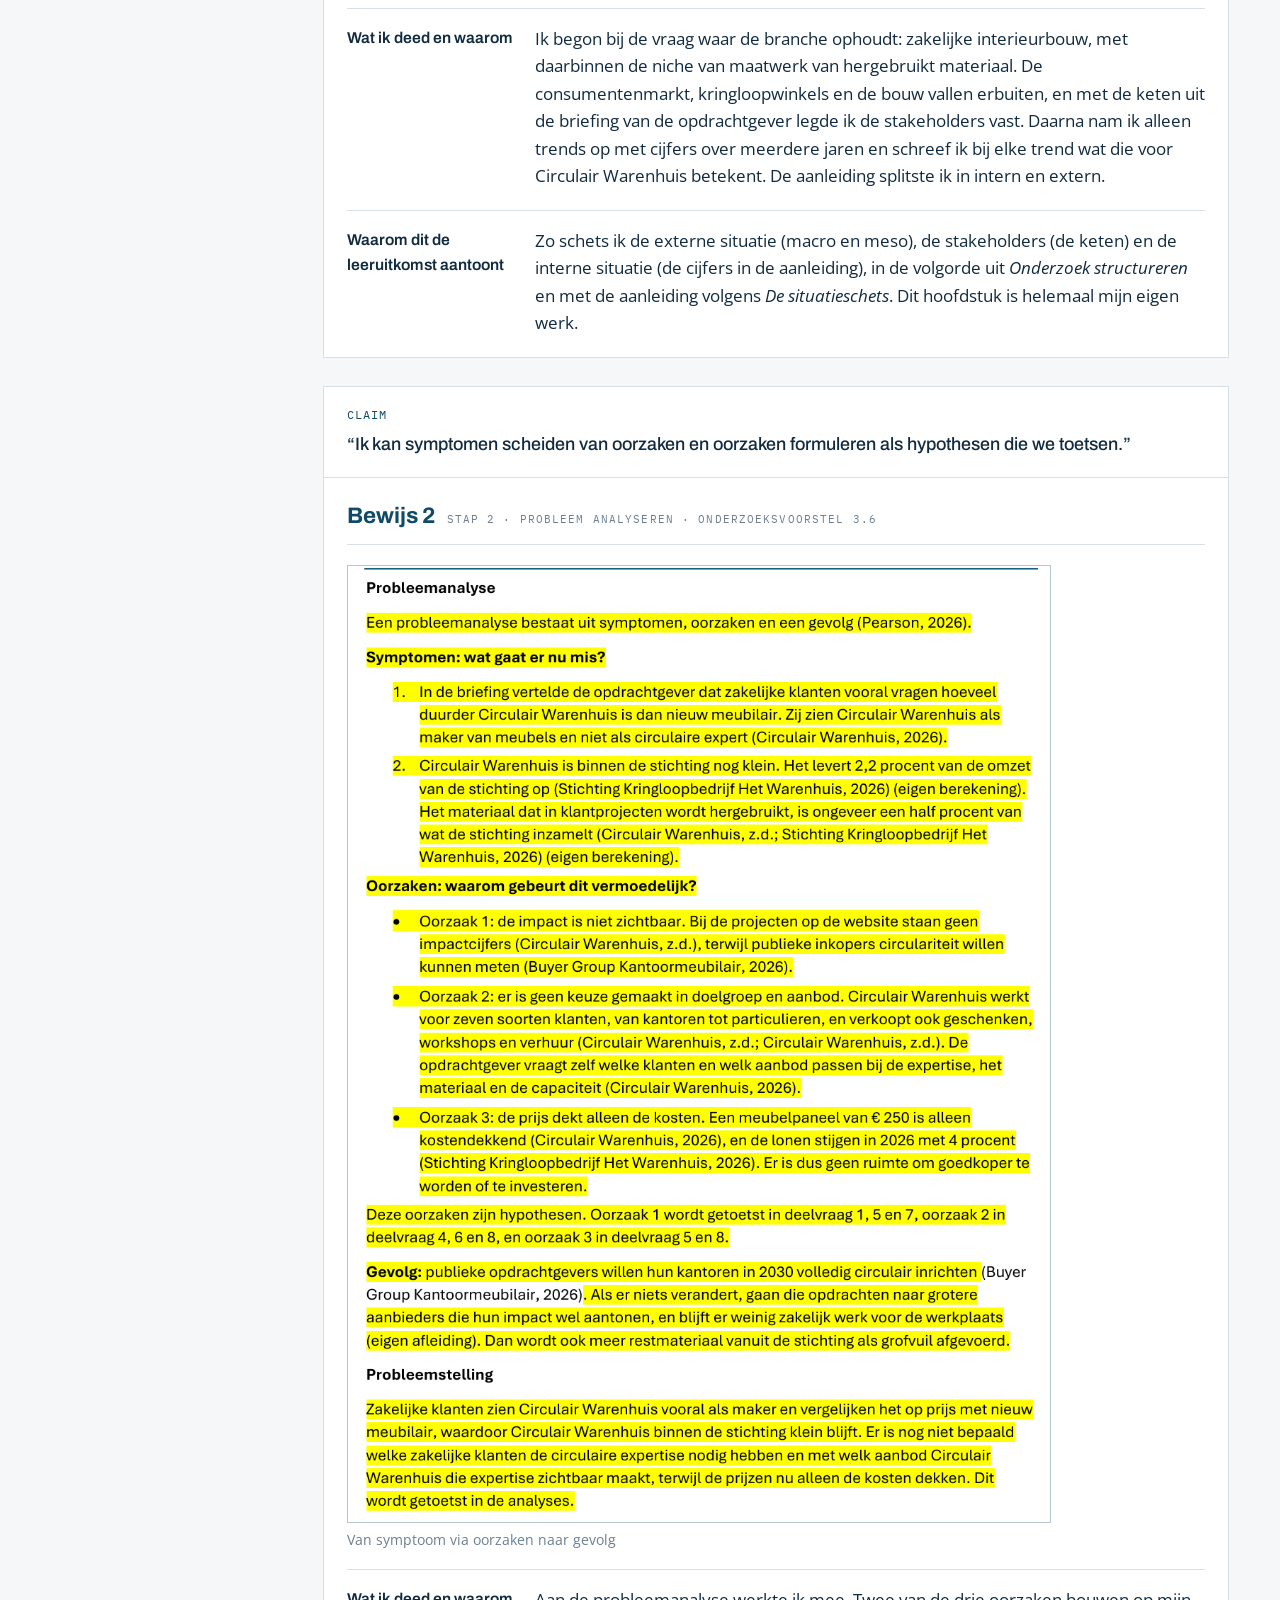
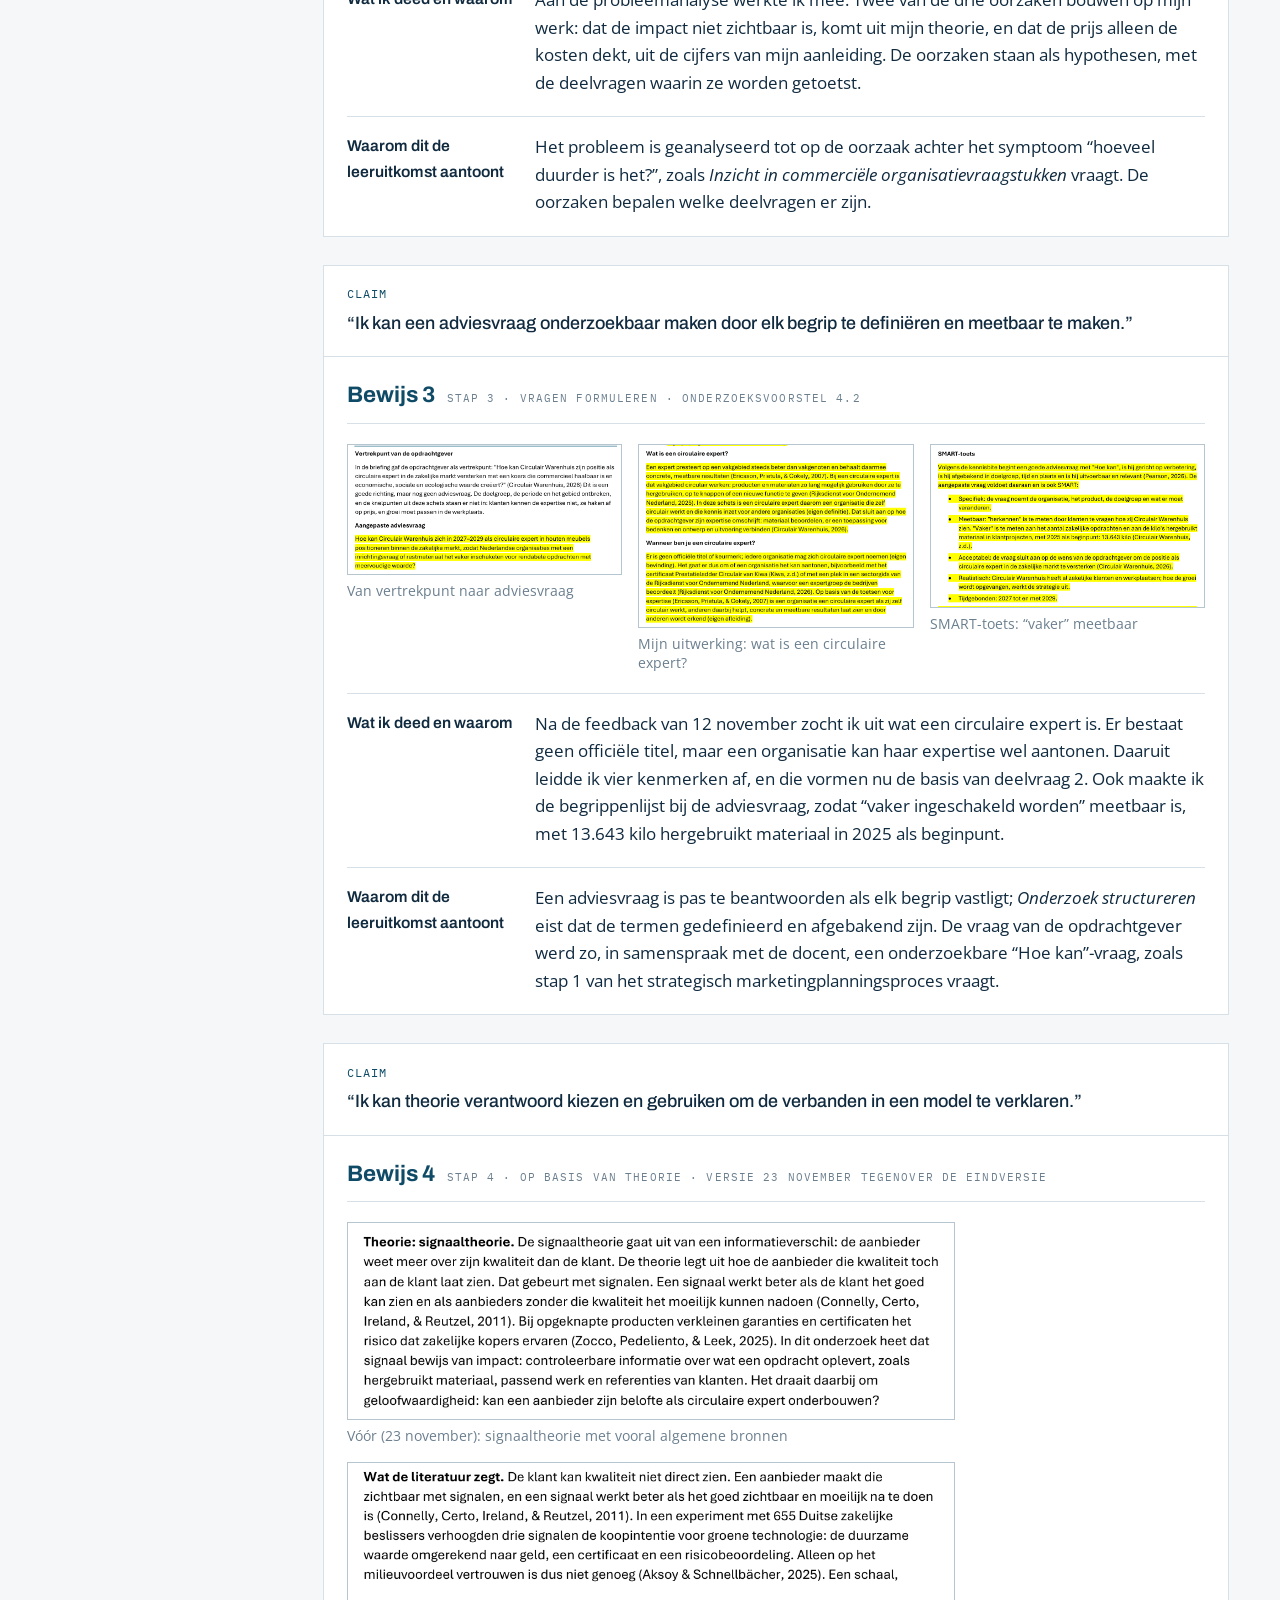
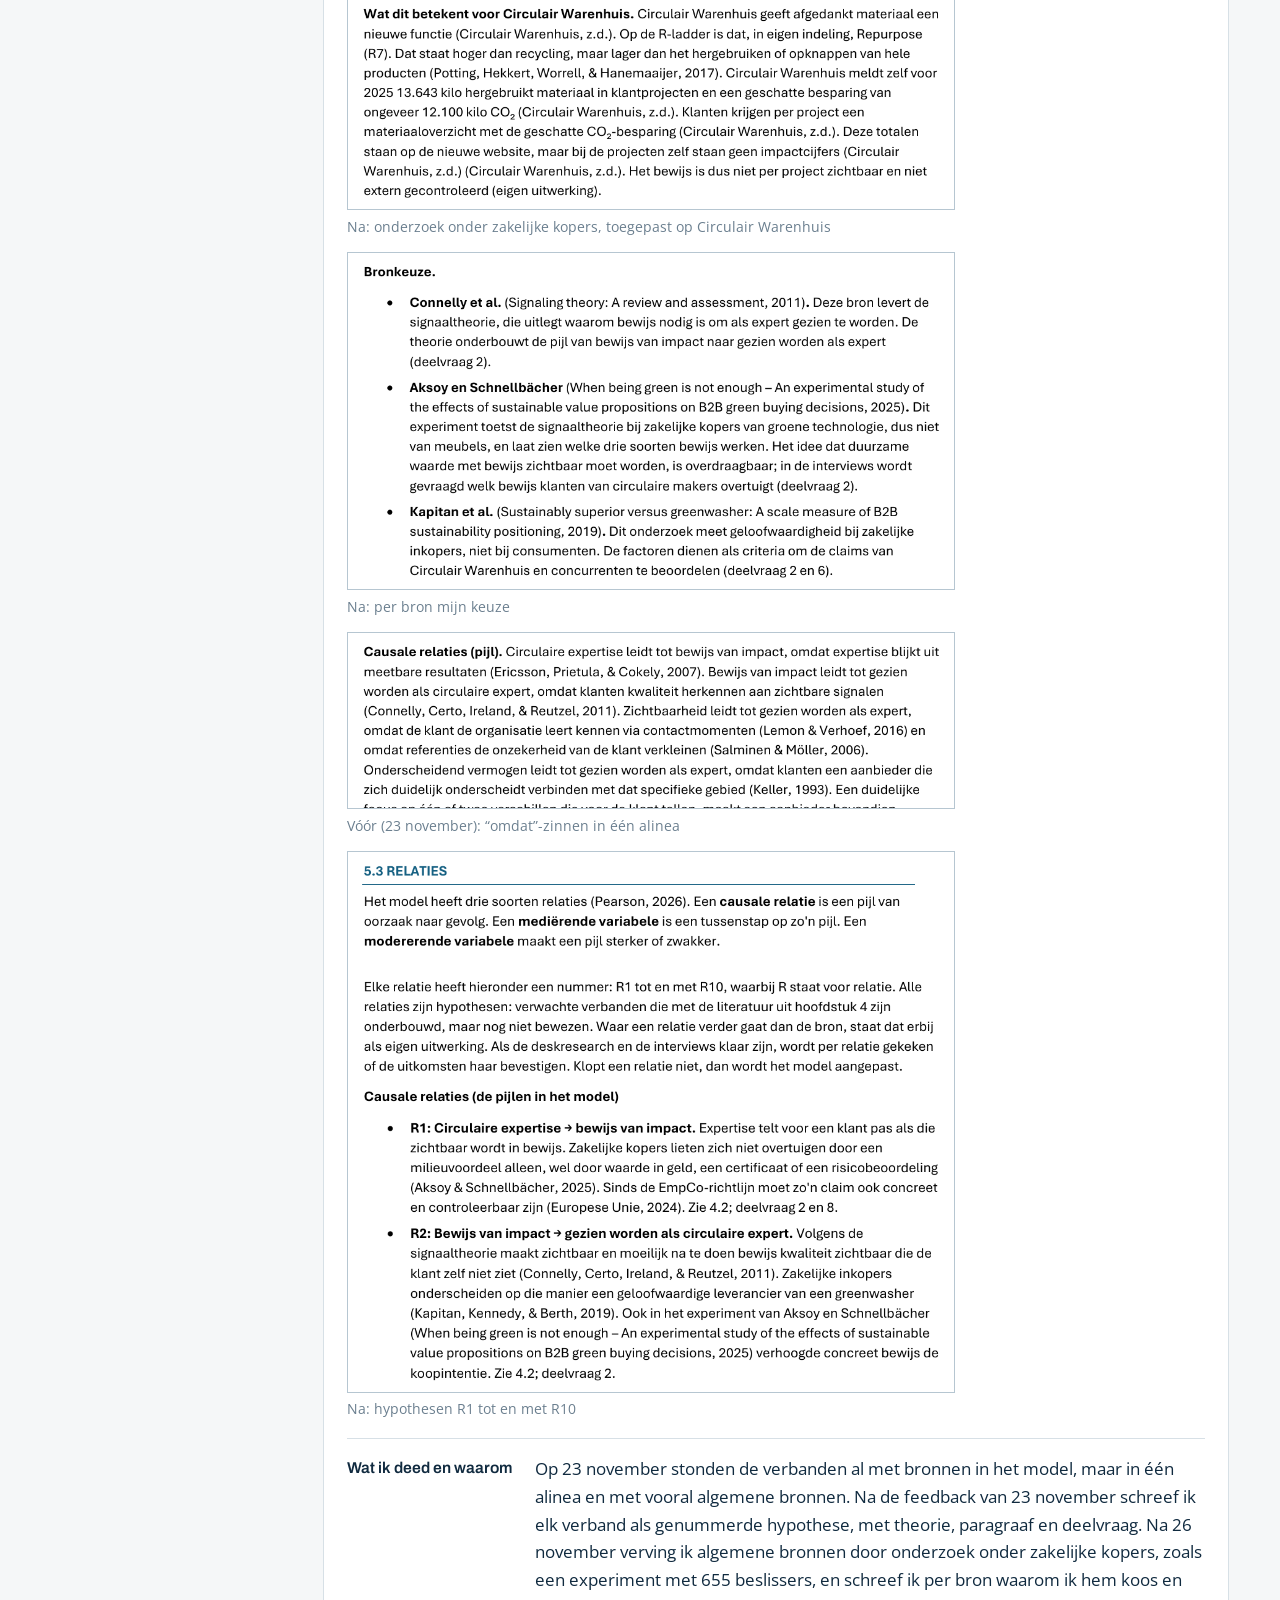
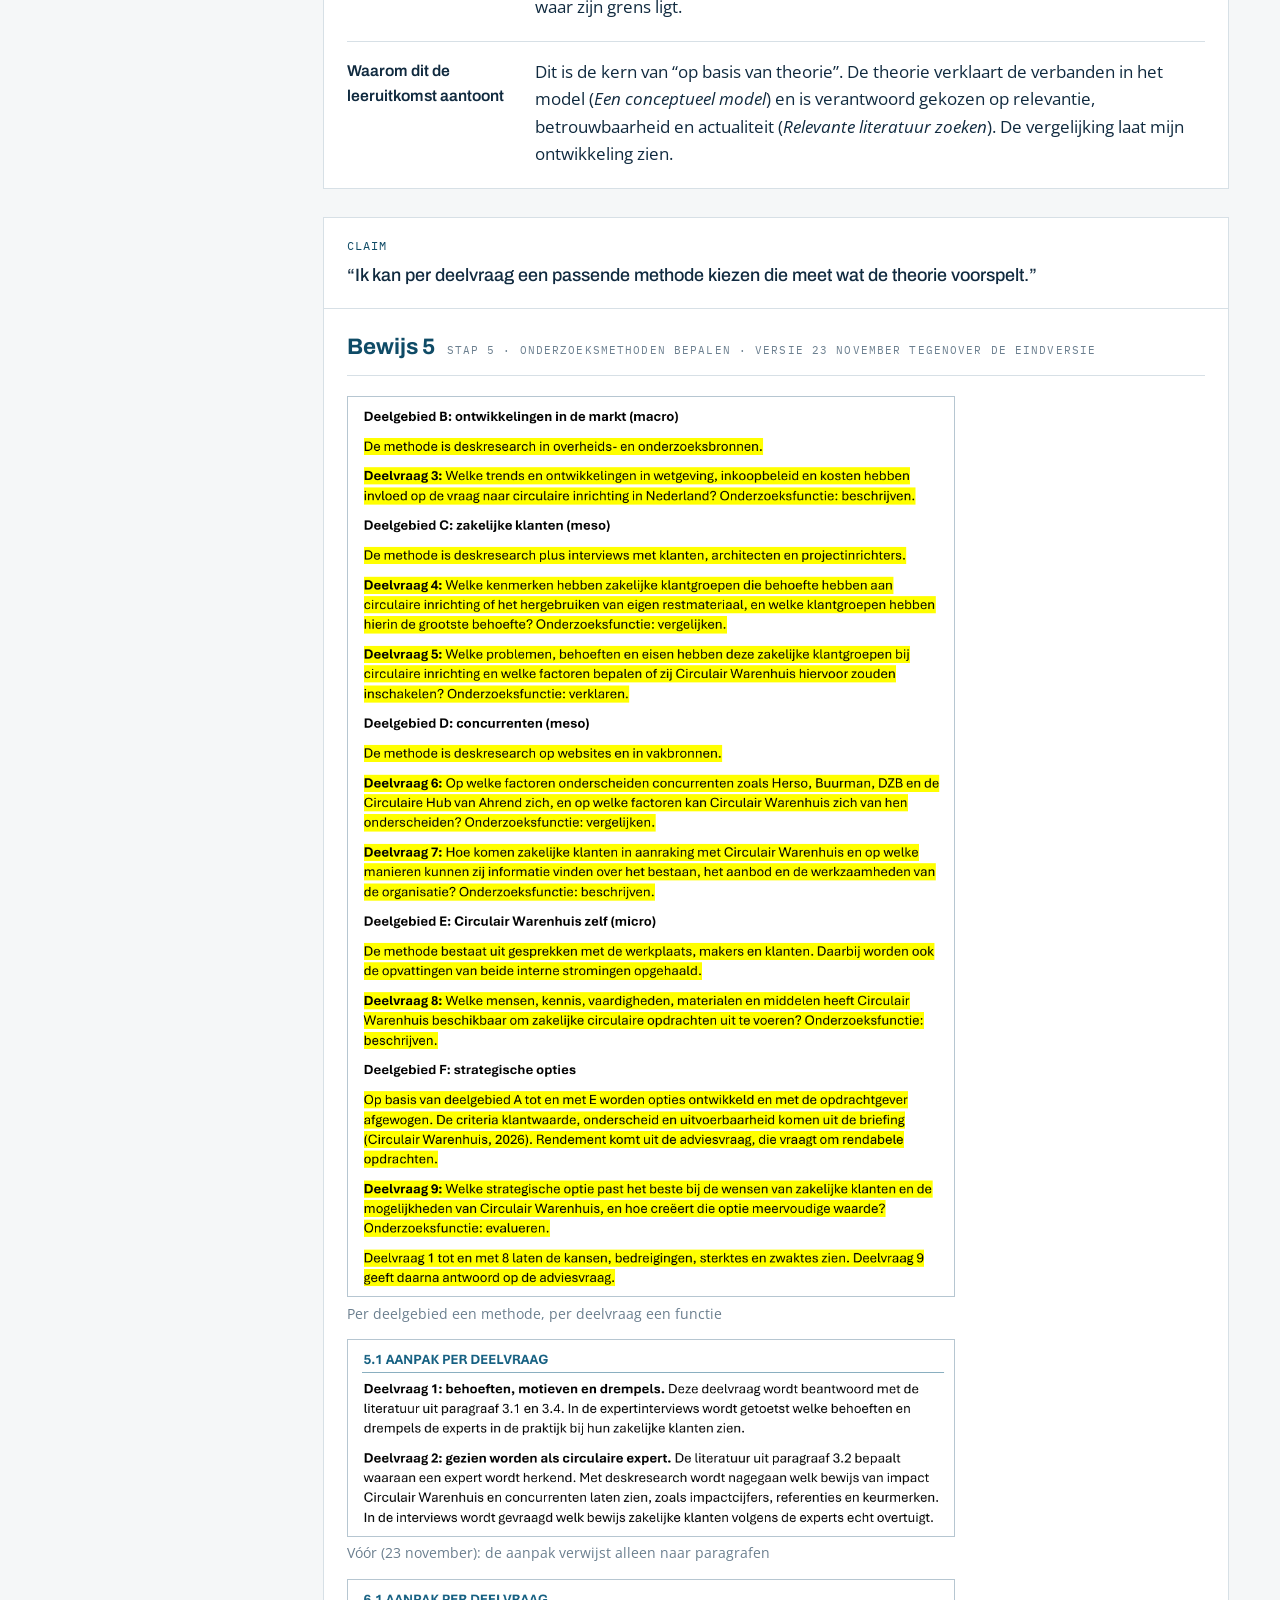
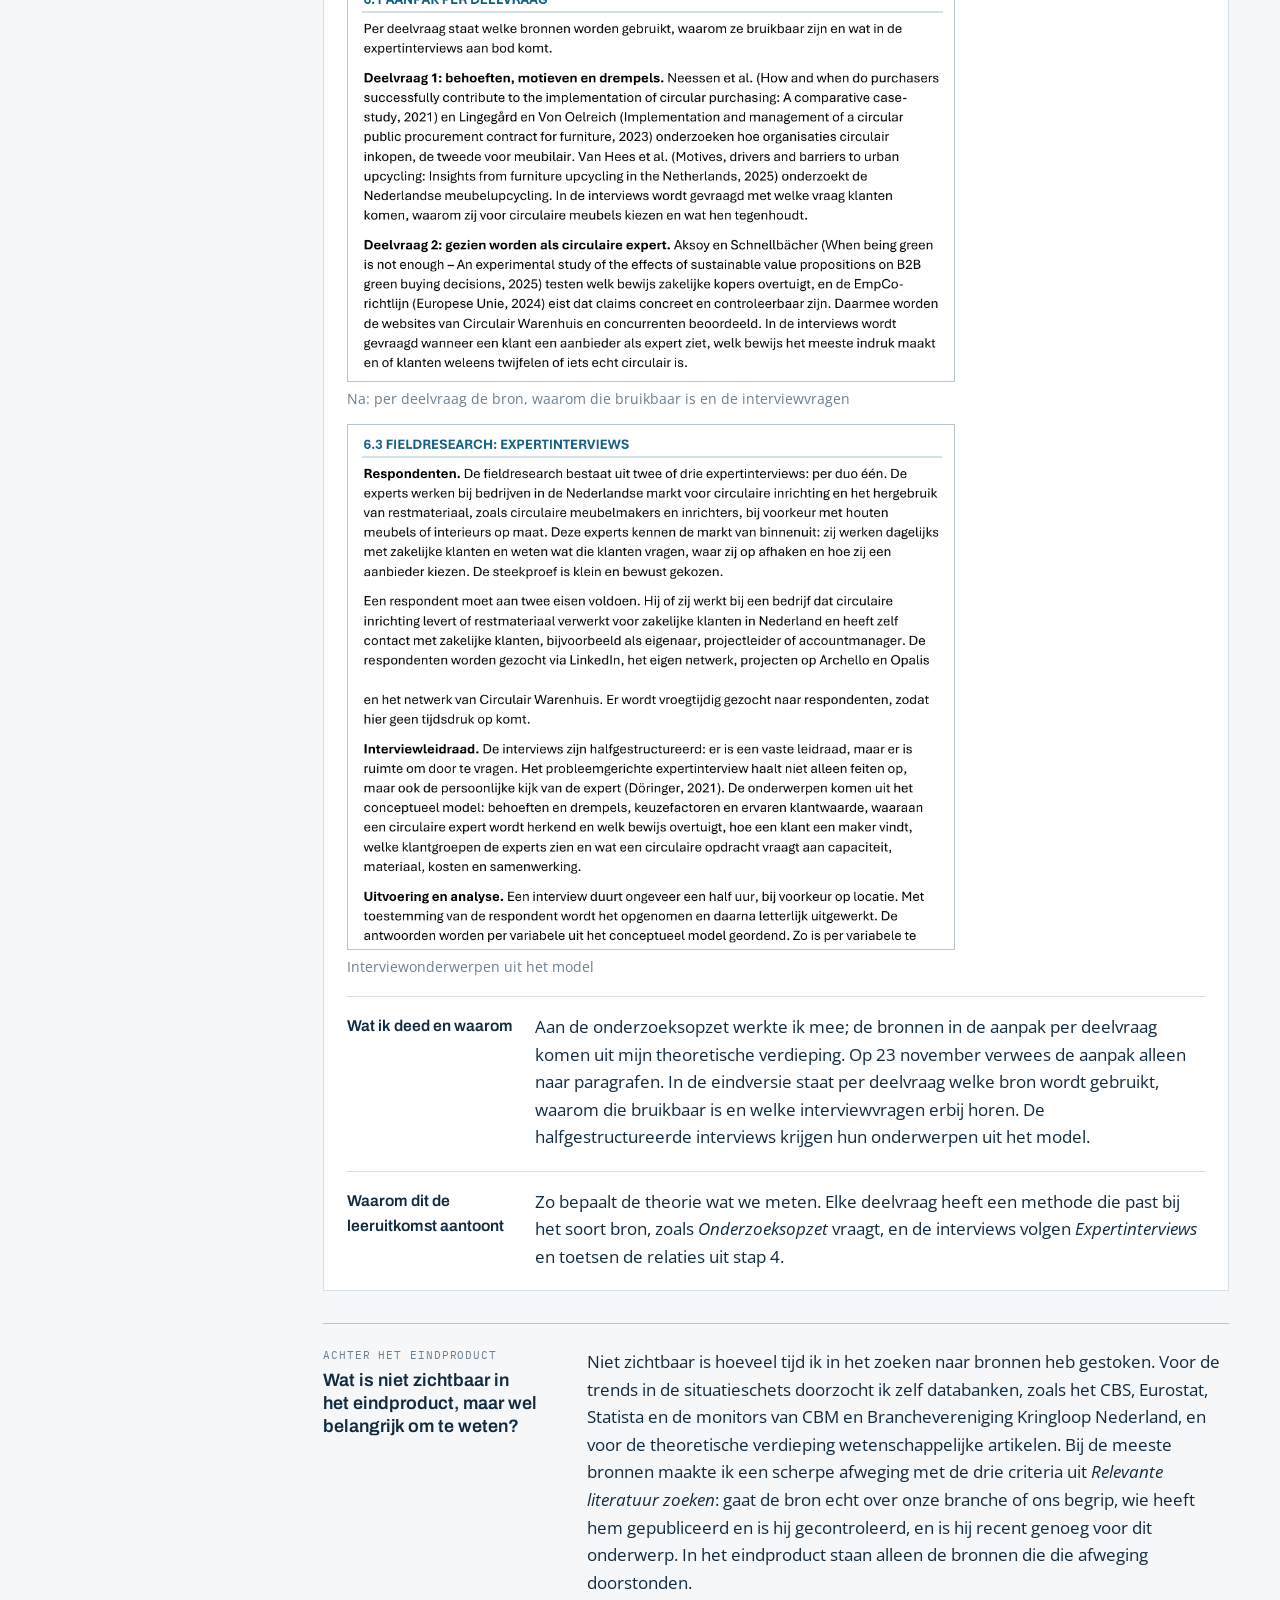
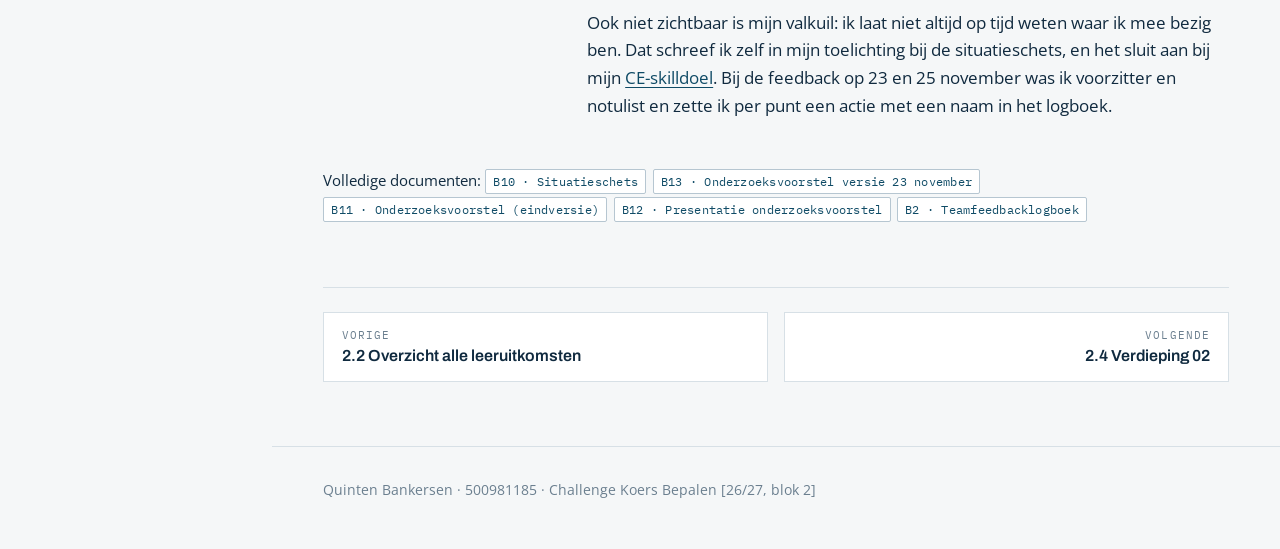
<file: verdieping-01.html>
<!doctype html>
<html lang="nl">
<head>
<meta charset="utf-8">
<meta name="viewport" content="width=device-width, initial-scale=1, viewport-fit=cover">
<title>Verdieping 01 · LU1 · Portfolio Quinten Bankersen</title>
<link rel="preconnect" href="https://fonts.googleapis.com">
<link rel="preconnect" href="https://fonts.gstatic.com" crossorigin>
<link rel="stylesheet" href="https://fonts.googleapis.com/css2?family=Archivo:wdth,wght@75..100,400..700&family=IBM+Plex+Mono:wght@400;500&family=Open+Sans:ital,wght@0,400;0,600;0,700;1,400&display=swap">
<link rel="stylesheet" href="assets/styles.css">
</head>
<body class="has-rail">
<header class="topbar">
  <div class="topbar__left"><a class="topbar__name" href="index.html">Quinten Bankersen</a><span class="topbar__where">02 · Verdieping 01 · LU1</span></div>
  <button class="menu-btn" id="menu-btn" type="button" aria-controls="rail" aria-expanded="false">Menu</button>
</header>
<nav class="rail" id="rail" aria-label="Hoofdstukken">
  <div class="rail__id"><a class="rail__name" href="index.html">Quinten Bankersen</a><span class="rail__sub">Portfolio · Impactgedreven marketingstrateeg</span></div>
  <ul class="toc"><li><a href="index.html"><span class="n">—</span><span>Home · inhoudsopgave</span></a></li><li><a href="ce-skilldoel.html"><span class="n">01</span><span>Leerdoelen</span></a><ul class="toc__sub"><li><a href="ce-skilldoel.html">CE-skilldoel</a></li><li><a href="persoonlijk-leerdoel.html">Persoonlijk leerdoel</a></li></ul></li><li><a href="niet-groen.html" class="is-open"><span class="n">02</span><span>Leeruitkomsten</span></a><ul class="toc__sub"><li><a href="niet-groen.html">Niet groen</a></li><li><a href="leeruitkomsten.html">Overzicht</a></li><li><a href="verdieping-01.html" class="is-active" aria-current="page">Verdieping 01 · LU1</a></li><li><a href="verdieping-02.html">Verdieping 02</a></li></ul></li><li><a href="ce-skills.html"><span class="n">03</span><span>CE-skills</span></a></li><li><a href="terugblik.html"><span class="n">04</span><span>Terugblik</span></a></li><li><a href="conclusie.html"><span class="n">05</span><span>Conclusie</span></a></li><li><a href="bijlagen.html"><span class="n">06</span><span>Bijlagen</span></a></li><li><a href="ai-verantwoording.html"><span class="n">07</span><span>AI-verantwoording</span></a></li></ul>
  <div class="rail__foot"><strong>Challenge Koers Bepalen</strong><br>26/27 · blok 2 · klas CE2C1<br>Docenten: Latifa Belhaj, Rich Tiggeler</div>
</nav>
<main>
  <nav class="crumbs" aria-label="Kruimelpad"><a href="index.html">Home</a><span>/</span><span>02 Leeruitkomsten en bewijs</span><span>/</span><span>Verdieping 01 · LU1</span></nav>
  <header class="page__head">
    <span class="eyebrow">Hoofdstuk 02 · Leeruitkomsten en bewijs</span>
    <h1><span class="page__num">2.3</span> Verdieping 01 · LU1 situatieschets en onderzoeksopzet</h1>
    <span class="kind">LU 1 · Situatieschets, onderzoeksvoorstel en presentatie</span>
    <p class="lede">Wat ik voor Circulair Warenhuis deed in de situatieschets en het onderzoeksvoorstel, welke keuzes ik maakte en waarom, en hoe dat aantoont dat ik aan LU 1 voldoe.</p>
  </header>
  <nav class="onpage" aria-label="Op deze pagina"><span class="onpage__label">Op deze pagina</span><a href="#invulbalk">Invulbalk</a><a href="#aansluiting">Aansluiting</a><a href="#kwam-tegen">Wat kwam ik tegen</a><a href="#keuzes">Keuzes</a><a href="#feedback-werk">Feedback</a><a href="#geleerd">Geleerd</a><a href="#assessment">Assessment</a><a href="#mijn-bewijs">Bewijs 1–5</a><a href="#niet-zichtbaar">Niet zichtbaar</a></nav>
  <p class="backlink"><a href="leeruitkomsten.html#lu1">← LU 1 in het overzicht</a></p><div class="lu" id="invulbalk">
  <div class="lu__head"><span class="lu__code">LU 1</span><p class="lu__text">Op basis van theorie en in samenspraak met de opdrachtgever/docent kan je voor een afgebakend vraagstuk de externe, interne en stakeholders situatie schetsen, het probleem analyseren, advies- en onderzoeksvragen formuleren, en onderzoeksmethoden bepalen.</p></div>
  <div class="task">
  <div class="task__bar"><p class="task__title"><small>Opdracht / touchpoint</small>Situatieschets (kick-off), onderzoeksvoorstel (sprint 1) en presentatie van het onderzoeksvoorstel (touchpoint)</p><span class="status status--groen">Groen</span></div>
  <div class="fields"><div class="field"><span class="field__k">Feedback</span><div class="field__v"><p><b>12 november, situatieschets:</b> zoek uit wat een circulaire expert is en of er een officiële erkenning bestaat, check de missie op de nieuwe website en maak de adviesvraag SMART en eenvoudiger: je moet er antwoord op kunnen geven.</p><p><b>23 november, presentatie:</b> het model was helder en vooral de uitwerking van circulaire expertise was sterk. Tips: koppel de literatuur aan de oorzaken en gevolgen in het model, maak de adviesvraag smaller en zet minder tekst op de slides.</p><p><b>25 november, peerfeedback team 1:</b> diepgaand onderzoek, maar de situatieschets ontbrak en het moest korter: kwaliteit boven kwantiteit.</p><p><b>26 november, live-waardering:</b> complimenten voor de uitwerking van de relaties. Tips: licht de bronnen in de theoretische verdieping verder toe, noem de concurrenten bij naam en verwerk de interviews al in week 1 van sprint 2.</p></div></div><div class="field"><span class="field__k">Aangepast / geleerd</span><div class="field__v"><p><b>12 november.</b> Ik zocht uit dat er geen officiële titel van circulaire expert bestaat en leidde vier kenmerken af: zelf circulair werken, anderen helpen, meetbare resultaten laten zien en erkend worden. Ook maakte ik de begrippenlijst bij de adviesvraag. <i>Geleerd:</i> expertise hebben is niet genoeg, je moet haar kunnen aantonen.</p><p><b>23 november.</b> De relaties in het model zijn genummerde hypothesen (R1 tot en met R10), elk met verklarende theorie en een toetsende deelvraag. De adviesvraag gaat nu over houten meubels en de Nederlandse zakelijke markt. <i>Geleerd:</i> theorie moet verklaren waarom een variabele een andere beïnvloedt.</p><p><b>25 november.</b> Met Femke zette ik de situatieschets in het voorstel en we schrapten de herhaling, zoals de blokjes “Bruikbaar in sprint 2” uit mijn hoofdstuk. <i>Geleerd:</i> een onderdeel dat niets nieuws toevoegt, kan weg.</p><p><b>26 november.</b> Per begrip staat nu wat de literatuur zegt, wat dat betekent voor Circulair Warenhuis en waarom ik die bron koos. De concurrenten staan bij naam in de opzet en de planning is aangepast. <i>Geleerd:</i> een bron noemen is niet hetzelfde als hem verantwoorden.</p></div></div><div class="field"><span class="field__k">Mijn aandeel</span><div class="field__v"><p><b>Situatieschets.</b> Zelf: hoofdstuk 3, de afbakening van de branche, de macro- en meso-omgeving en de aanleiding. Na de feedback van 12 november heb ik uitgezocht wat een circulaire expert is, de missie verbeterd en de begrippenlijst bij de adviesvraag gemaakt. Met Femke: de bronnenlijst in APA.</p><p><b>Onderzoeksvoorstel (23%).</b> Zelf: de volledige theoretische verdieping, de theorie bij de relaties in het model en, na 26 november, de verantwoording per bron. Met Femke: de situatieschets in het voorstel gezet en ingekort. Meegewerkt aan de probleemanalyse, de adviesvraag en deelvragen, het conceptueel model en de onderzoeksopzet.</p><p><b>Presentatie.</b> Zelf: de slides.</p></div></div></div>
</div>
</div><section class="block" id="aansluiting"><h2 class="block-title">Zo sluit mijn bewijs aan op de leeruitkomst</h2>
<p class="block-lede">Per stap uit de leeruitkomst mijn claim, de kennisbite die ik toepaste en waar het bewijs staat.</p>
<div class="table-wrap"><table class="plain plain--cols"><thead><tr><th>Stap uit de leeruitkomst</th><th>Wat ik kan aantonen</th><th>Kennisbite</th><th>Bewijs</th></tr></thead><tbody>
<tr><td><b>1. Situatie schetsen</b> (extern, intern, stakeholders)</td><td>Ik bakende de niche af en onderbouwde trends en aanleiding met cijfers over meerdere jaren.</td><td><em>Onderzoek structureren</em>, <em>De situatieschets</em></td><td><a href="#bewijs-1">Bewijs 1</a></td></tr>
<tr><td><b>2. Probleem analyseren</b></td><td>Twee van de drie oorzaken bouwen op mijn aanleiding en theorie, en staan als hypothesen die de deelvragen sturen.</td><td><em>Inzicht in commerciële organisatievraagstukken</em></td><td><a href="#bewijs-2">Bewijs 2</a></td></tr>
<tr><td><b>3. Advies- en onderzoeksvragen formuleren</b></td><td>Ik definieerde “circulaire expert” en de andere begrippen, zodat de adviesvraag meetbaar werd en deelvraag 2 ontstond.</td><td><em>Strategisch marketingplanningsproces, stap 1</em>, <em>Onderzoek structureren</em></td><td><a href="#bewijs-3">Bewijs 3</a></td></tr>
<tr><td><b>4. Op basis van theorie</b></td><td>Ik verantwoordde de theorie per bron en maakte de verbanden in het model toetsbaar.</td><td><em>Relevante literatuur zoeken</em>, <em>Een conceptueel model</em></td><td><a href="#bewijs-4">Bewijs 4</a> (voor en na)</td></tr>
<tr><td><b>5. Onderzoeksmethoden bepalen</b></td><td>Mijn theorie bepaalt wat de interviews in sprint 2 toetsen.</td><td><em>Onderzoeksopzet</em>, <em>Expertinterviews</em></td><td><a href="#bewijs-5">Bewijs 5</a> (voor en na)</td></tr>
<tr><td><b>In samenspraak met docent en opdrachtgever</b></td><td>Ik bouwde voort op de briefing en verwerkte feedback van vier momenten: geel gemarkeerd, per punt een actie in het logboek.</td><td>Getoetst aan de feedback van 12, 23, 25 en 26 november</td><td><a href="#bewijs-1">Bewijs 1</a>, <a href="#bewijs-3">3</a>, <a href="#bewijs-4">4</a></td></tr>
</tbody></table></div>
</section><div class="qa" id="reflectie">
<section id="kwam-tegen"><h4><span>Wat kwam je tegen?</span>Wat was lastig, belangrijk of opvallend?</h4><div class="prose">
  <p>Het lastigste in de situatieschets was cijfers vinden die over onze niche gaan: zakelijk maatwerk van hergebruikt materiaal. De meeste cijfers gingen over de hele economie of over consumenten. Daarom bakende ik eerst de branche af en zocht ik pas daarna binnen die grens naar trends. Een breder cijfer, zoals de online verkoop van tweedehands meubels, gebruikte ik alleen als achtergrond, met erbij dat het over consumenten gaat. <a class="ref" href="#bewijs-1">(zie Bewijs 1)</a></p>
  <aside class="kb"><div class="kb__head"><span class="kb__tag">Kennisbite</span><strong>Onderzoek structureren · drie niveaus</strong></div><div class="kb__body"><p class="kb__says"><b>Wat de bron zegt</b>Je analyseert op drie niveaus, macro, meso en micro, in een vaste volgorde, omdat de bovenste niveaus die daaronder beïnvloeden.</p><p class="kb__use"><b>Zo gebruikte ik het</b>Mijn quickscan loopt als trechter van economie en wetgeving naar branche, afnemers en concurrenten. Bij elk thema schreef ik wat de trend voor Circulair Warenhuis betekent.</p></div></aside>
  <p>Opvallend was dat de markt niet in één richting beweegt. Overheden vroegen in 2025 minder vaak om circulariteit, maar juist vaker om Social Return. Door die cijfers naast elkaar te leggen, zag ik dat de kans voor Circulair Warenhuis in de combinatie van circulair en sociaal werk ligt, die de werkplaats al in huis heeft. Dat staat nu in de externe aanleiding.</p>
  <p>Belangrijk in het onderzoeksvoorstel was dat er weinig onderzoek bestaat naar precies deze situatie. Sterk onderzoek onder zakelijke kopers gaat vaak over een andere sector. Daardoor moest ik bij elke bron zeggen wat hij wel en niet bewijst. <a class="ref" href="#bewijs-4">(zie Bewijs 4)</a></p>
</div></section>
<section id="keuzes"><h4><span>Keuzes</span>Welke professionele keuzes heb je gemaakt?</h4><div class="prose">
  <p><b>De circulaire expert meetbaar maken.</b> Er bestaat geen officiële titel van circulaire expert. In plaats van daaroverheen te schrijven, verschoof ik de vraag van “is Circulair Warenhuis een expert?” naar “kan het dat aantonen?”. Op basis van Ericsson e.a. (2007) en de manieren waarop organisaties hun expertise aantonen, zoals de Prestatieladder Circulair van Kiwa en de sectorgidsen van RVO, leidde ik vier kenmerken af. Daarmee werd het vaagste woord in de adviesvraag iets wat we kunnen onderzoeken. <a class="ref" href="#bewijs-3">(zie Bewijs 3)</a></p>
  <p><b>Ook tegenvallende trends opnemen.</b> In de situatieschets nam ik ook trends op die tegen Circulair Warenhuis in werken: het aandeel bedrijven dat in verduurzaming investeert, daalde van 68 naar 61,5 procent, en de CSRD geldt vanaf 2027 alleen nog voor grote bedrijven. Mijn conclusie was dat de waarde van circulair maatwerk op eigen kracht moet overtuigen. <a class="ref" href="#bewijs-1">(zie Bewijs 1)</a></p>
  <aside class="kb"><div class="kb__head"><span class="kb__tag">Kennisbite</span><strong>De situatieschets · de aanleiding</strong></div><div class="kb__body"><p class="kb__says"><b>Wat de bron zegt</b>De aanleiding is het concrete moment waardoor de organisatie tot actie wil overgaan, zoals teruglopende verkoopcijfers of nieuwe wetgeving.</p><p class="kb__use"><b>Zo gebruikte ik het</b>Ik splitste de aanleiding in intern (de winkelomzet daalde in 2025 met 11,1 procent, de lonen stijgen met 4 procent bij gelijke prijzen) en extern (vijftien publieke organisaties willen in 2030 circulair inrichten), en sloot af met waarom nu: de nieuwe website.</p></div></aside>
  <p><b>Zakelijk onderzoek en eerlijke grenzen.</b> In de theorie koos ik waar het kon onderzoek onder zakelijke kopers en niet onder consumenten, omdat Circulair Warenhuis aan organisaties verkoopt. Bij elke bron schreef ik waarom ik hem koos en waar zijn grens ligt. Waar ik verder ga dan de bron, staat “eigen uitwerking”. Zo is te zien welke bewering stevig staat en welke de interviews nog moeten bevestigen. <a class="ref" href="#bewijs-4">(zie Bewijs 4)</a></p>
</div></section>
<section id="feedback-werk"><h4><span>Feedback</span>Hoe heeft feedback jouw werk verbeterd?</h4><div class="prose">
  <p>De feedback van 23 en 26 november veranderde mijn theorie het meest. Op 23 november stonden de verbanden al met bronnen in het model, maar in één alinea. De feedback was dat de literatuur gekoppeld moest worden aan oorzaken en gevolgen, en dat actiepunt stond op mijn naam. Ik schreef elk verband als genummerde hypothese, met de theorie die het verklaart, de paragraaf waar die staat en de deelvraag die het toetst. Op 26 november kregen de relaties complimenten, maar moesten de bronnen beter worden toegelicht. Toen schreef ik per bron een verantwoording. <a class="ref" href="#bewijs-4">(zie Bewijs 4)</a></p>
  <aside class="kb"><div class="kb__head"><span class="kb__tag">Kennisbite</span><strong>Een conceptueel model · variabelen en relaties</strong></div><div class="kb__body"><p class="kb__says"><b>Wat de bron zegt</b>Een conceptueel model is een plattegrond van de probleemsituatie: welke variabelen je onderzoekt en welke verbanden er bestaan. Een mediërende variabele is een tussenstap tussen oorzaak en gevolg.</p><p class="kb__use"><b>Zo gebruikte ik het</b>Bewijs van impact is de tussenstap tussen circulaire expertise en gezien worden als expert (R1 en R2). Zakelijke kopers lieten zich niet overtuigen door een milieuvoordeel alleen, wel door waarde in geld, een certificaat of een risicobeoordeling (Aksoy &amp; Schnellbächer, 2025).</p></div></aside>
  <p>De feedback van 12 november leidde tot mijn uitwerking van de circulaire expert, en die van 25 november tot een korter voorstel waarin de situatieschets is opgenomen. <a class="ref" href="#bewijs-3">(zie Bewijs 3)</a></p>
</div></section>
<section id="geleerd"><h4><span>Geleerd</span>Wat heb je hiervan geleerd?</h4><div class="prose">
  <p>Mijn grootste ontwikkeling is de stap van verzamelen naar verantwoorden. In de situatieschets leerde ik dat een trend pas sterk is met cijfers over meerdere jaren en als hij echt over de branche gaat. In het onderzoeksvoorstel leerde ik dat een bron pas iets bewijst als ik uitleg waarom hij past en waar zijn grens ligt. Ook zie ik nu hoe de stappen van LU 1 samenhangen: de theorie verklaart de verbanden in het model en bepaalt daarna wat we in het onderzoek meten.</p>
  <p>Kritisch voor mezelf: ik heb de neiging om toe te voegen in plaats van te kiezen. In mijn toelichting bij de situatieschets schreef ik al dat meer informatie een stuk niet beter maakt. Toch moest het voorstel op 25 november worden ingekort, ook door herhaling in mijn eigen hoofdstuk, en op 23 november kreeg ik over mijn slides de tip dat er te veel tekst op stond. In sprint 2 vraag ik me bij elk onderdeel af welke deelvraag het beantwoordt. Kan ik dat niet aanwijzen, dan schrap ik het.</p>
</div></section>
<section id="assessment"><h4><span>Assessment</span>Wat kun je hierover toelichten in je assessment?</h4><div class="prose">
  <p>Ik kan de rode draad uitleggen. Het knelpunt in mijn aanleiding is dat de expertise te weinig naar voren komt. Dat leidde tot het kenmerk “meetbare resultaten laten zien”, tot bewijs van impact in het model met de signaaltheorie erachter, en tot de vraag in de interviews welk bewijs zakelijke klanten overtuigt. <a class="ref" href="#bewijs-3">(zie Bewijs 3)</a> <a class="ref" href="#bewijs-5">(zie Bewijs 5)</a></p>
  <p>Met de versie van 23 november naast de eindversie kan ik laten zien hoe ik van bronnen noemen naar bronnen verantwoorden ging. Ook kan ik precies zeggen wat ik zelf deed en waaraan ik meewerkte. <a class="ref" href="#bewijs-4">(zie Bewijs 4)</a></p>
</div></section>
</div><h2 class="block-title" id="mijn-bewijs">Mijn bewijs</h2><p class="block-lede">Per stap van de leeruitkomst één bewijs. Geel gemarkeerde tekst is in het document zelf aangepast na feedback.</p><div class="evidence" id="bewijs-1">
  <div class="evidence__claim"><span class="evidence__label">Claim</span><blockquote>“Ik kan een omgeving afbakenen en beschrijven met trends die over meerdere jaren en over de branche gaan.”</blockquote></div>
  <div class="evidence__body">
    <div class="evidence__head"><span class="evidence__num">Bewijs 1</span><span class="tag">Stap 1 · situatie schetsen · situatieschets hoofdstuk 3</span></div>
    <div class="gallery"><figure class="evfig "><button class="shot" type="button"><img src="img/ev/lu1-b1-keten.png" width="994" height="570" loading="lazy" alt="Mijn afbakening met de keten van de opdrachtgever"></button><figcaption>Mijn afbakening met de keten van de opdrachtgever</figcaption></figure><figure class="evfig "><button class="shot" type="button"><img src="img/ev/lu1-b1-macro.png" width="994" height="643" loading="lazy" alt="Macro: elke trend met periode en betekenis"></button><figcaption>Macro: elke trend met periode en betekenis</figcaption></figure><figure class="evfig "><button class="shot" type="button"><img src="img/ev/lu1-b1-aanleiding.png" width="993" height="660" loading="lazy" alt="Mijn aanleiding: waarom nu"></button><figcaption>Mijn aanleiding: waarom nu</figcaption></figure></div>
    <div class="explain"><span class="evidence__label">Wat ik deed en waarom</span><p>Ik begon bij de vraag waar de branche ophoudt: zakelijke interieurbouw, met daarbinnen de niche van maatwerk van hergebruikt materiaal. De consumentenmarkt, kringloopwinkels en de bouw vallen erbuiten, en met de keten uit de briefing van de opdrachtgever legde ik de stakeholders vast. Daarna nam ik alleen trends op met cijfers over meerdere jaren en schreef ik bij elke trend wat die voor Circulair Warenhuis betekent. De aanleiding splitste ik in intern en extern.</p></div>
    <div class="explain"><span class="evidence__label">Waarom dit de leeruitkomst aantoont</span><p>Zo schets ik de externe situatie (macro en meso), de stakeholders (de keten) en de interne situatie (de cijfers in de aanleiding), in de volgorde uit <em>Onderzoek structureren</em> en met de aanleiding volgens <em>De situatieschets</em>. Dit hoofdstuk is helemaal mijn eigen werk.</p></div>
  </div>
</div>
<div class="evidence" id="bewijs-2">
  <div class="evidence__claim"><span class="evidence__label">Claim</span><blockquote>“Ik kan symptomen scheiden van oorzaken en oorzaken formuleren als hypothesen die we toetsen.”</blockquote></div>
  <div class="evidence__body">
    <div class="evidence__head"><span class="evidence__num">Bewijs 2</span><span class="tag">Stap 2 · probleem analyseren · onderzoeksvoorstel 3.6</span></div>
    <div class="gallery"><figure class="evfig "><button class="shot" type="button"><img src="img/ev/lu1-b2-probleem.png" width="991" height="1350" loading="lazy" alt="Van symptoom via oorzaken naar gevolg"></button><figcaption>Van symptoom via oorzaken naar gevolg</figcaption></figure></div>
    <div class="explain"><span class="evidence__label">Wat ik deed en waarom</span><p>Aan de probleemanalyse werkte ik mee. Twee van de drie oorzaken bouwen op mijn werk: dat de impact niet zichtbaar is, komt uit mijn theorie, en dat de prijs alleen de kosten dekt, uit de cijfers van mijn aanleiding. De oorzaken staan als hypothesen, met de deelvragen waarin ze worden getoetst.</p></div>
    <div class="explain"><span class="evidence__label">Waarom dit de leeruitkomst aantoont</span><p>Het probleem is geanalyseerd tot op de oorzaak achter het symptoom “hoeveel duurder is het?”, zoals <em>Inzicht in commerciële organisatievraagstukken</em> vraagt. De oorzaken bepalen welke deelvragen er zijn.</p></div>
  </div>
</div>
<div class="evidence" id="bewijs-3">
  <div class="evidence__claim"><span class="evidence__label">Claim</span><blockquote>“Ik kan een adviesvraag onderzoekbaar maken door elk begrip te definiëren en meetbaar te maken.”</blockquote></div>
  <div class="evidence__body">
    <div class="evidence__head"><span class="evidence__num">Bewijs 3</span><span class="tag">Stap 3 · vragen formuleren · onderzoeksvoorstel 4.2</span></div>
    <div class="gallery"><figure class="evfig "><button class="shot" type="button"><img src="img/ev/lu1-b3-adviesvraag.png" width="988" height="465" loading="lazy" alt="Van vertrekpunt naar adviesvraag"></button><figcaption>Van vertrekpunt naar adviesvraag</figcaption></figure><figure class="evfig "><button class="shot" type="button"><img src="img/ev/lu1-b3-expert.png" width="990" height="658" loading="lazy" alt="Mijn uitwerking: wat is een circulaire expert?"></button><figcaption>Mijn uitwerking: wat is een circulaire expert?</figcaption></figure><figure class="evfig "><button class="shot" type="button"><img src="img/ev/lu1-b3-smart.png" width="993" height="587" loading="lazy" alt="SMART-toets: “vaker” meetbaar"></button><figcaption>SMART-toets: “vaker” meetbaar</figcaption></figure></div>
    <div class="explain"><span class="evidence__label">Wat ik deed en waarom</span><p>Na de feedback van 12 november zocht ik uit wat een circulaire expert is. Er bestaat geen officiële titel, maar een organisatie kan haar expertise wel aantonen. Daaruit leidde ik vier kenmerken af, en die vormen nu de basis van deelvraag 2. Ook maakte ik de begrippenlijst bij de adviesvraag, zodat “vaker ingeschakeld worden” meetbaar is, met 13.643 kilo hergebruikt materiaal in 2025 als beginpunt.</p></div>
    <div class="explain"><span class="evidence__label">Waarom dit de leeruitkomst aantoont</span><p>Een adviesvraag is pas te beantwoorden als elk begrip vastligt; <em>Onderzoek structureren</em> eist dat de termen gedefinieerd en afgebakend zijn. De vraag van de opdrachtgever werd zo, in samenspraak met de docent, een onderzoekbare “Hoe kan”-vraag, zoals stap 1 van het strategisch marketingplanningsproces vraagt.</p></div>
  </div>
</div>
<div class="evidence" id="bewijs-4">
  <div class="evidence__claim"><span class="evidence__label">Claim</span><blockquote>“Ik kan theorie verantwoord kiezen en gebruiken om de verbanden in een model te verklaren.”</blockquote></div>
  <div class="evidence__body">
    <div class="evidence__head"><span class="evidence__num">Bewijs 4</span><span class="tag">Stap 4 · op basis van theorie · versie 23 november tegenover de eindversie</span></div>
    <div class="gallery gallery--rows"><figure class="evfig "><button class="shot" type="button"><img src="img/ev/lu1-b4-voor-theorie.png" width="988" height="319" loading="lazy" alt="Vóór (23 november): signaaltheorie met vooral algemene bronnen"></button><figcaption>Vóór (23 november): signaaltheorie met vooral algemene bronnen</figcaption></figure><figure class="evfig "><button class="shot" type="button"><img src="img/ev/lu1-b4-signaal.png" width="993" height="568" loading="lazy" alt="Na: onderzoek onder zakelijke kopers, toegepast op Circulair Warenhuis"></button><figcaption>Na: onderzoek onder zakelijke kopers, toegepast op Circulair Warenhuis</figcaption></figure><figure class="evfig "><button class="shot" type="button"><img src="img/ev/lu1-b4-bronkeuze.png" width="989" height="549" loading="lazy" alt="Na: per bron mijn keuze"></button><figcaption>Na: per bron mijn keuze</figcaption></figure><figure class="evfig "><button class="shot" type="button"><img src="img/ev/lu1-b4-voor-relaties.png" width="992" height="287" loading="lazy" alt="Vóór (23 november): “omdat”-zinnen in één alinea"></button><figcaption>Vóór (23 november): “omdat”-zinnen in één alinea</figcaption></figure><figure class="evfig "><button class="shot" type="button"><img src="img/ev/lu1-b4-relaties.png" width="979" height="872" loading="lazy" alt="Na: hypothesen R1 tot en met R10"></button><figcaption>Na: hypothesen R1 tot en met R10</figcaption></figure></div>
    <div class="explain"><span class="evidence__label">Wat ik deed en waarom</span><p>Op 23 november stonden de verbanden al met bronnen in het model, maar in één alinea en met vooral algemene bronnen. Na de feedback van 23 november schreef ik elk verband als genummerde hypothese, met theorie, paragraaf en deelvraag. Na 26 november verving ik algemene bronnen door onderzoek onder zakelijke kopers, zoals een experiment met 655 beslissers, en schreef ik per bron waarom ik hem koos en waar zijn grens ligt.</p></div>
    <div class="explain"><span class="evidence__label">Waarom dit de leeruitkomst aantoont</span><p>Dit is de kern van “op basis van theorie”. De theorie verklaart de verbanden in het model (<em>Een conceptueel model</em>) en is verantwoord gekozen op relevantie, betrouwbaarheid en actualiteit (<em>Relevante literatuur zoeken</em>). De vergelijking laat mijn ontwikkeling zien.</p></div>
  </div>
</div>
<div class="evidence" id="bewijs-5">
  <div class="evidence__claim"><span class="evidence__label">Claim</span><blockquote>“Ik kan per deelvraag een passende methode kiezen die meet wat de theorie voorspelt.”</blockquote></div>
  <div class="evidence__body">
    <div class="evidence__head"><span class="evidence__num">Bewijs 5</span><span class="tag">Stap 5 · onderzoeksmethoden bepalen · versie 23 november tegenover de eindversie</span></div>
    <div class="gallery gallery--rows"><figure class="evfig "><button class="shot" type="button"><img src="img/ev/lu1-b5-deelgebieden.png" width="991" height="1471" loading="lazy" alt="Per deelgebied een methode, per deelvraag een functie"></button><figcaption>Per deelgebied een methode, per deelvraag een functie</figcaption></figure><figure class="evfig "><button class="shot" type="button"><img src="img/ev/lu1-b5-voor-aanpak.png" width="990" height="320" loading="lazy" alt="Vóór (23 november): de aanpak verwijst alleen naar paragrafen"></button><figcaption>Vóór (23 november): de aanpak verwijst alleen naar paragrafen</figcaption></figure><figure class="evfig "><button class="shot" type="button"><img src="img/ev/lu1-b5-aanpak.png" width="992" height="658" loading="lazy" alt="Na: per deelvraag de bron, waarom die bruikbaar is en de interviewvragen"></button><figcaption>Na: per deelvraag de bron, waarom die bruikbaar is en de interviewvragen</figcaption></figure><figure class="evfig "><button class="shot" type="button"><img src="img/ev/lu1-b5-interviews.png" width="994" height="860" loading="lazy" alt="Interviewonderwerpen uit het model"></button><figcaption>Interviewonderwerpen uit het model</figcaption></figure></div>
    <div class="explain"><span class="evidence__label">Wat ik deed en waarom</span><p>Aan de onderzoeksopzet werkte ik mee; de bronnen in de aanpak per deelvraag komen uit mijn theoretische verdieping. Op 23 november verwees de aanpak alleen naar paragrafen. In de eindversie staat per deelvraag welke bron wordt gebruikt, waarom die bruikbaar is en welke interviewvragen erbij horen. De halfgestructureerde interviews krijgen hun onderwerpen uit het model.</p></div>
    <div class="explain"><span class="evidence__label">Waarom dit de leeruitkomst aantoont</span><p>Zo bepaalt de theorie wat we meten. Elke deelvraag heeft een methode die past bij het soort bron, zoals <em>Onderzoeksopzet</em> vraagt, en de interviews volgen <em>Expertinterviews</em> en toetsen de relaties uit stap 4.</p></div>
  </div>
</div>
<div class="qa">
<section id="niet-zichtbaar"><h4><span>Achter het eindproduct</span>Wat is niet zichtbaar in het eindproduct, maar wel belangrijk om te weten?</h4><div class="prose">
  <p>Niet zichtbaar is hoeveel tijd ik in het zoeken naar bronnen heb gestoken. Voor de trends in de situatieschets doorzocht ik zelf databanken, zoals het CBS, Eurostat, Statista en de monitors van CBM en Branchevereniging Kringloop Nederland, en voor de theoretische verdieping wetenschappelijke artikelen. Bij de meeste bronnen maakte ik een scherpe afweging met de drie criteria uit <em>Relevante literatuur zoeken</em>: gaat de bron echt over onze branche of ons begrip, wie heeft hem gepubliceerd en is hij gecontroleerd, en is hij recent genoeg voor dit onderwerp. In het eindproduct staan alleen de bronnen die die afweging doorstonden.</p>
  <p>Ook niet zichtbaar is mijn valkuil: ik laat niet altijd op tijd weten waar ik mee bezig ben. Dat schreef ik zelf in mijn toelichting bij de situatieschets, en het sluit aan bij mijn <a href="ce-skilldoel.html">CE-skilldoel</a>. Bij de feedback op 23 en 25 november was ik voorzitter en notulist en zette ik per punt een actie met een naam in het logboek.</p>
</div></section></div>
<p class="sources">Volledige documenten: <a class="bref" href="bijlagen.html#b10">B10 · Situatieschets</a> <a class="bref" href="bijlagen.html#b13">B13 · Onderzoeksvoorstel versie 23 november</a> <a class="bref" href="bijlagen.html#b11">B11 · Onderzoeksvoorstel (eindversie)</a> <a class="bref" href="bijlagen.html#b12">B12 · Presentatie onderzoeksvoorstel</a> <a class="bref" href="bijlagen.html#b2">B2 · Teamfeedbacklogboek</a></p>
  <nav class="pager" aria-label="Vorige en volgende pagina"><a class="pager__prev" href="leeruitkomsten.html"><span>Vorige</span>2.2 Overzicht alle leeruitkomsten</a><a class="pager__next" href="verdieping-02.html"><span>Volgende</span>2.4 Verdieping 02</a></nav>
</main>
<footer class="site">Quinten Bankersen · 500981185 · Challenge Koers Bepalen [26/27, blok 2]</footer>
<div class="lightbox" id="lightbox" role="dialog" aria-modal="true" aria-label="Afbeelding vergroot" hidden>
  <div class="lightbox__bar"><span id="lightbox-cap"></span><span class="lightbox__btns"><button type="button" id="lightbox-zoom">Ware grootte</button><button type="button" id="lightbox-close">Sluiten</button></span></div>
  <div class="lightbox__stage"><img id="lightbox-img" alt=""></div>
</div>
<script src="assets/script.js"></script>
</body>
</html>
</file>
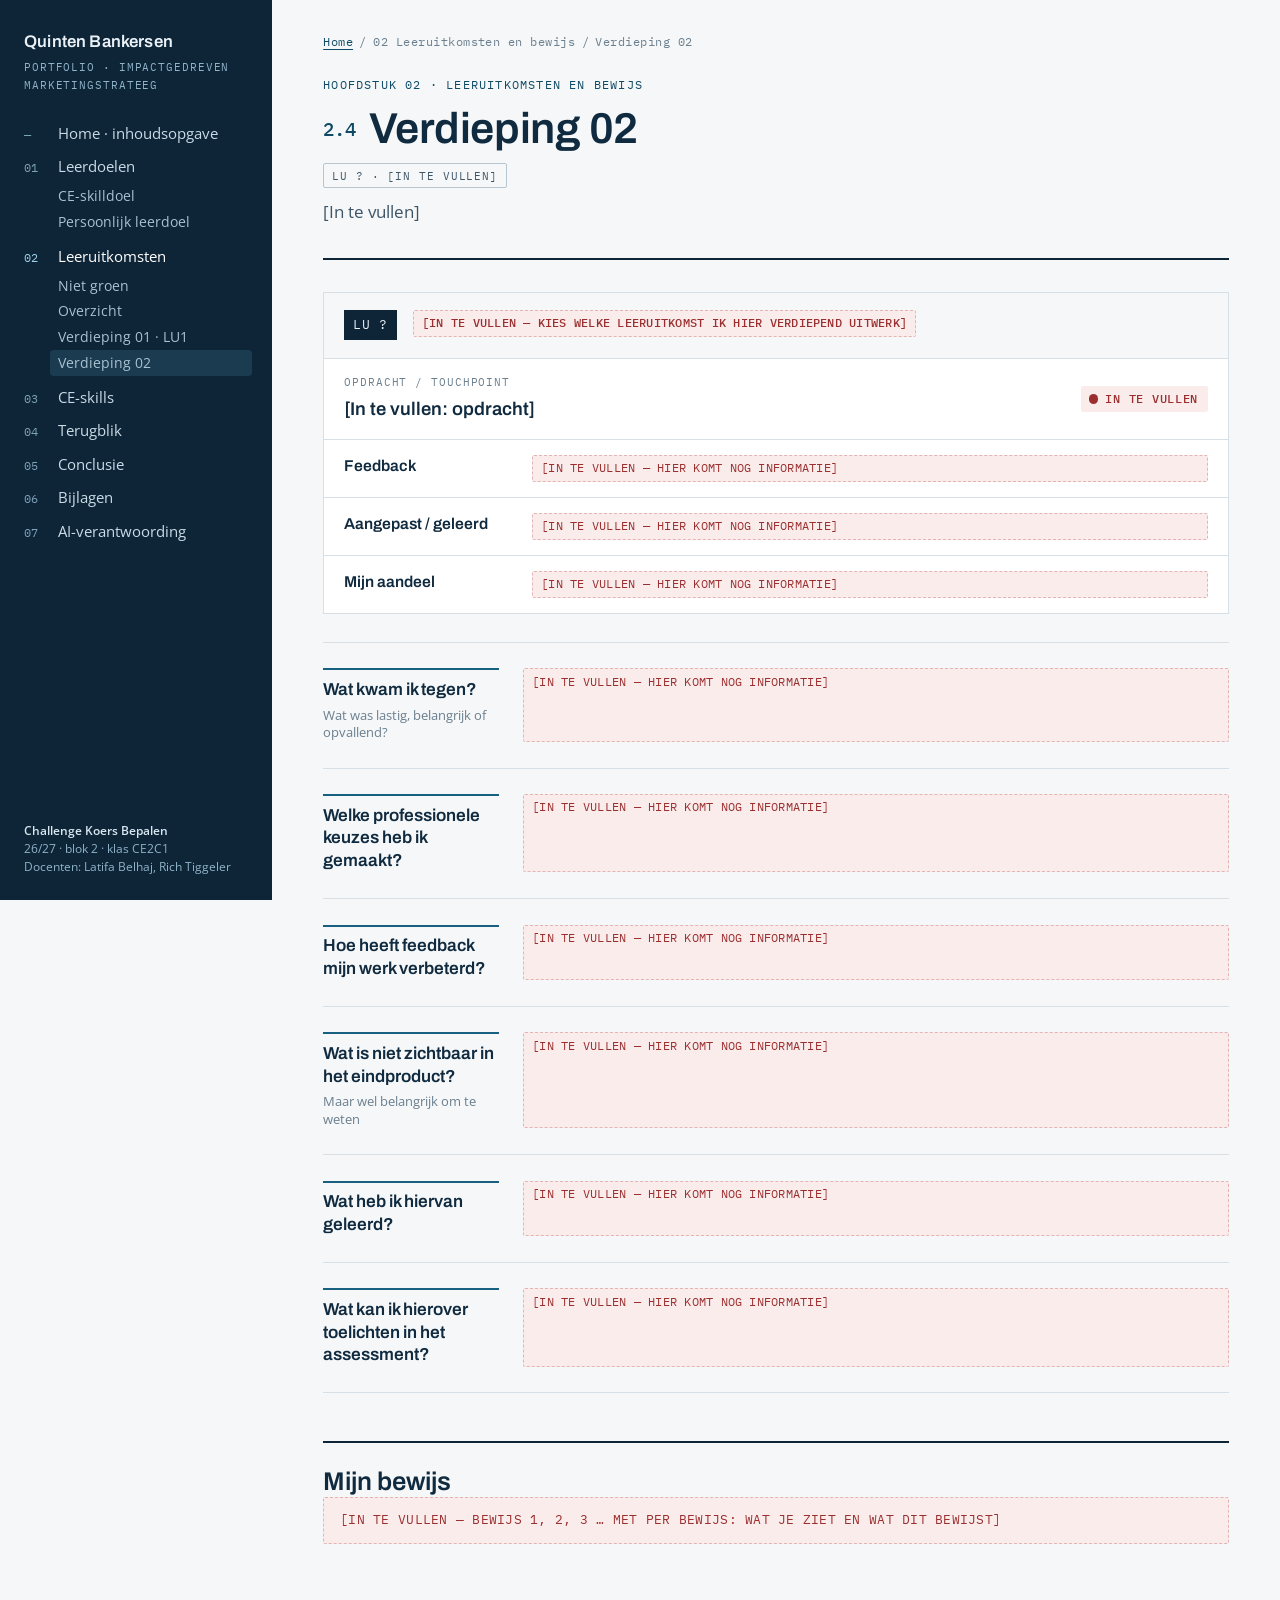
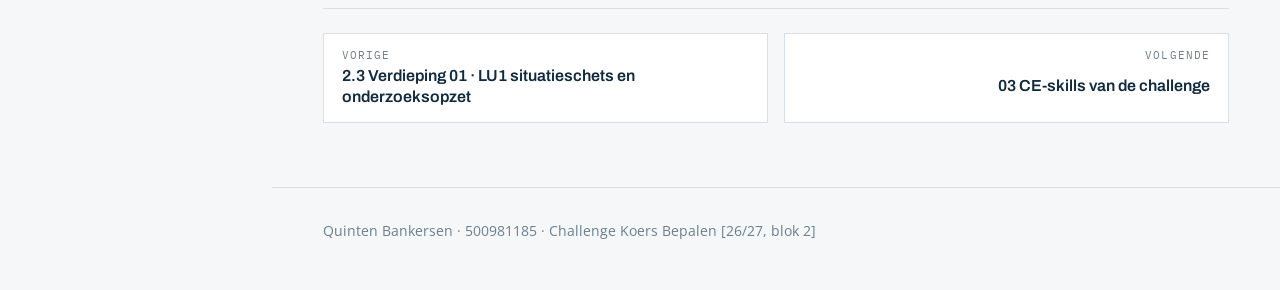
<file: verdieping-02.html>
<!doctype html>
<html lang="nl">
<head>
<meta charset="utf-8">
<meta name="viewport" content="width=device-width, initial-scale=1, viewport-fit=cover">
<title>Verdieping 02 · Portfolio Quinten Bankersen</title>
<link rel="preconnect" href="https://fonts.googleapis.com">
<link rel="preconnect" href="https://fonts.gstatic.com" crossorigin>
<link rel="stylesheet" href="https://fonts.googleapis.com/css2?family=Archivo:wdth,wght@75..100,400..700&family=IBM+Plex+Mono:wght@400;500&family=Open+Sans:ital,wght@0,400;0,600;0,700;1,400&display=swap">
<link rel="stylesheet" href="assets/styles.css">
</head>
<body class="has-rail">
<header class="topbar">
  <div class="topbar__left"><a class="topbar__name" href="index.html">Quinten Bankersen</a><span class="topbar__where">02 · Verdieping 02</span></div>
  <button class="menu-btn" id="menu-btn" type="button" aria-controls="rail" aria-expanded="false">Menu</button>
</header>
<nav class="rail" id="rail" aria-label="Hoofdstukken">
  <div class="rail__id"><a class="rail__name" href="index.html">Quinten Bankersen</a><span class="rail__sub">Portfolio · Impactgedreven marketingstrateeg</span></div>
  <ul class="toc"><li><a href="index.html"><span class="n">—</span><span>Home · inhoudsopgave</span></a></li><li><a href="ce-skilldoel.html"><span class="n">01</span><span>Leerdoelen</span></a><ul class="toc__sub"><li><a href="ce-skilldoel.html">CE-skilldoel</a></li><li><a href="persoonlijk-leerdoel.html">Persoonlijk leerdoel</a></li></ul></li><li><a href="niet-groen.html" class="is-open"><span class="n">02</span><span>Leeruitkomsten</span></a><ul class="toc__sub"><li><a href="niet-groen.html">Niet groen</a></li><li><a href="leeruitkomsten.html">Overzicht</a></li><li><a href="verdieping-01.html">Verdieping 01 · LU1</a></li><li><a href="verdieping-02.html" class="is-active" aria-current="page">Verdieping 02</a></li></ul></li><li><a href="ce-skills.html"><span class="n">03</span><span>CE-skills</span></a></li><li><a href="terugblik.html"><span class="n">04</span><span>Terugblik</span></a></li><li><a href="conclusie.html"><span class="n">05</span><span>Conclusie</span></a></li><li><a href="bijlagen.html"><span class="n">06</span><span>Bijlagen</span></a></li><li><a href="ai-verantwoording.html"><span class="n">07</span><span>AI-verantwoording</span></a></li></ul>
  <div class="rail__foot"><strong>Challenge Koers Bepalen</strong><br>26/27 · blok 2 · klas CE2C1<br>Docenten: Latifa Belhaj, Rich Tiggeler</div>
</nav>
<main>
  <nav class="crumbs" aria-label="Kruimelpad"><a href="index.html">Home</a><span>/</span><span>02 Leeruitkomsten en bewijs</span><span>/</span><span>Verdieping 02</span></nav>
  <header class="page__head">
    <span class="eyebrow">Hoofdstuk 02 · Leeruitkomsten en bewijs</span>
    <h1><span class="page__num">2.4</span> Verdieping 02</h1>
    <span class="kind">LU ? · [in te vullen]</span>
    <p class="lede">[In te vullen]</p>
  </header>
  
  <div class="lu">
  <div class="lu__head"><span class="lu__code">LU ?</span><p class="lu__text"><span class="missing missing--inline">[IN TE VULLEN — KIES WELKE LEERUITKOMST IK HIER VERDIEPEND UITWERK]</span></p></div>
  <div class="task">
    <div class="task__bar"><p class="task__title"><small>Opdracht / touchpoint</small>[In te vullen: opdracht]</p><span class="status status--leeg">In te vullen</span></div>
    <div class="fields"><div class="field"><span class="field__k">Feedback</span><div class="field__v"><span class="missing missing--inline">[IN TE VULLEN — HIER KOMT NOG INFORMATIE]</span></div></div><div class="field"><span class="field__k">Aangepast / geleerd</span><div class="field__v"><span class="missing missing--inline">[IN TE VULLEN — HIER KOMT NOG INFORMATIE]</span></div></div><div class="field"><span class="field__k">Mijn aandeel</span><div class="field__v"><span class="missing missing--inline">[IN TE VULLEN — HIER KOMT NOG INFORMATIE]</span></div></div></div>
  </div>
</div><div class="rows">      <div class="row">
        <div class="row__label">Wat kwam ik tegen?<small>Wat was lastig, belangrijk of opvallend?</small></div>
        <div class="row__body"><span class="missing missing--inline">[IN TE VULLEN — HIER KOMT NOG INFORMATIE]</span></div>
      </div>      <div class="row">
        <div class="row__label">Welke professionele keuzes heb ik gemaakt?</div>
        <div class="row__body"><span class="missing missing--inline">[IN TE VULLEN — HIER KOMT NOG INFORMATIE]</span></div>
      </div>      <div class="row">
        <div class="row__label">Hoe heeft feedback mijn werk verbeterd?</div>
        <div class="row__body"><span class="missing missing--inline">[IN TE VULLEN — HIER KOMT NOG INFORMATIE]</span></div>
      </div>      <div class="row">
        <div class="row__label">Wat is niet zichtbaar in het eindproduct?<small>Maar wel belangrijk om te weten</small></div>
        <div class="row__body"><span class="missing missing--inline">[IN TE VULLEN — HIER KOMT NOG INFORMATIE]</span></div>
      </div>      <div class="row">
        <div class="row__label">Wat heb ik hiervan geleerd?</div>
        <div class="row__body"><span class="missing missing--inline">[IN TE VULLEN — HIER KOMT NOG INFORMATIE]</span></div>
      </div>      <div class="row">
        <div class="row__label">Wat kan ik hierover toelichten in het assessment?</div>
        <div class="row__body"><span class="missing missing--inline">[IN TE VULLEN — HIER KOMT NOG INFORMATIE]</span></div>
      </div></div><section class="block" id="bewijs-2"><h2 class="block-title">Mijn bewijs</h2><div class="missing"><p>[IN TE VULLEN — BEWIJS 1, 2, 3 … MET PER BEWIJS: WAT JE ZIET EN WAT DIT BEWIJST]</p></div></section>
  <nav class="pager" aria-label="Vorige en volgende pagina"><a class="pager__prev" href="verdieping-01.html"><span>Vorige</span>2.3 Verdieping 01 · LU1 situatieschets en onderzoeksopzet</a><a class="pager__next" href="ce-skills.html"><span>Volgende</span>03 CE-skills van de challenge</a></nav>
</main>
<footer class="site">Quinten Bankersen · 500981185 · Challenge Koers Bepalen [26/27, blok 2]</footer>
<div class="lightbox" id="lightbox" role="dialog" aria-modal="true" aria-label="Afbeelding vergroot" hidden>
  <div class="lightbox__bar"><span id="lightbox-cap"></span><span class="lightbox__btns"><button type="button" id="lightbox-zoom">Ware grootte</button><button type="button" id="lightbox-close">Sluiten</button></span></div>
  <div class="lightbox__stage"><img id="lightbox-img" alt=""></div>
</div>
<script src="assets/script.js"></script>
</body>
</html>
</file>
<file: assets/styles.css>
/* Layout: vaste hoofdstuk-rail links (desktop), leeskolom rechts; bewijs mag breder dan de tekst.
   Kleuren: gebroken wit + donkerblauw + petrolblauw uit het originele portfolio. */
:root {
  --bg: #f5f7f8;
  --surface: #ffffff;
  --ink: #102a3f;
  --ink-soft: #3d5568;
  --muted: #6b7f8f;
  --line: #d7e0e6;
  --line-strong: #b6c6d1;
  --petrol: #17607f;
  --petrol-ink: #0f4b66;
  --tint: #e3f0f6;
  --navy: #0e2437;
  --on-navy: #eaf2f7;
  --ok: #2f7a4f;
  --ok-bg: #e4f2ea;
  --warn: #9a5a00;
  --warn-bg: #fdf0dc;
  --miss: #9b2f2f;
  --miss-bg: #fbecec;
  --miss-line: #e3b4b4;

  --f-display: "Archivo", "Helvetica Neue", Arial, sans-serif;
  --f-body: "Open Sans", "Segoe UI", "Helvetica Neue", Arial, sans-serif;
  --f-mono: "IBM Plex Mono", ui-monospace, "SFMono-Regular", Menlo, Consolas, monospace;

  --rail: 272px;
  --read: 46rem;
  --wide: 64rem;
  --radius: 4px;
}
@media (prefers-color-scheme: dark) {
  :root:not([data-theme="light"]) {
    --bg: #0d1a24; --surface: #13232f; --ink: #e4edf3; --ink-soft: #b9c8d3; --muted: #8aa0b0;
    --line: #243847; --line-strong: #35505f; --petrol: #5fb3d6; --petrol-ink: #86c8e3; --tint: #16303f;
    --navy: #081520; --on-navy: #e4edf3;
    --ok: #7fcf9f; --ok-bg: #173327; --warn: #f0b660; --warn-bg: #3a2a12; --miss: #f19a9a; --miss-bg: #3a1c1f; --miss-line: #6b3438;
    color-scheme: dark;
  }
}
:root[data-theme="dark"] {
  --bg: #0d1a24; --surface: #13232f; --ink: #e4edf3; --ink-soft: #b9c8d3; --muted: #8aa0b0;
  --line: #243847; --line-strong: #35505f; --petrol: #5fb3d6; --petrol-ink: #86c8e3; --tint: #16303f;
  --navy: #081520; --on-navy: #e4edf3;
  --ok: #7fcf9f; --ok-bg: #173327; --warn: #f0b660; --warn-bg: #3a2a12; --miss: #f19a9a; --miss-bg: #3a1c1f; --miss-line: #6b3438;
  color-scheme: dark;
}

*, *::before, *::after { box-sizing: border-box; }
[hidden] { display: none !important; }
html { scroll-behavior: smooth; scroll-padding-top: 1.5rem; }
@media (prefers-reduced-motion: reduce) { html { scroll-behavior: auto; } }
body {
  margin: 0; background: var(--bg); color: var(--ink);
  font-family: var(--f-body); font-size: 1.0625rem; line-height: 1.62;
  -webkit-font-smoothing: antialiased;
}
img { max-width: 100%; height: auto; display: block; }
a { color: var(--petrol-ink); text-underline-offset: 3px; text-decoration-thickness: 1px; }
a:hover { color: var(--petrol); }
:focus-visible { outline: 2px solid var(--petrol); outline-offset: 2px; }
p { margin: 0; }
ul, ol { margin: 0; padding-left: 1.25rem; }
h1, h2, h3, h4 { font-family: var(--f-display); font-weight: 600; line-height: 1.15; margin: 0; text-wrap: balance; color: var(--ink); }

/* ---------- Rail (navigatie) ---------- */
.rail {
  position: fixed; inset: 0 auto 0 0; width: var(--rail);
  background: var(--navy); color: var(--on-navy);
  padding: calc(env(safe-area-inset-top, 0px) + 1.75rem) 1.25rem 1.5rem 1.5rem;
  overflow-y: auto; display: flex; flex-direction: column; gap: 1.5rem; z-index: 20;
}
.rail__id { display: grid; gap: .15rem; }
.rail__name { font-family: var(--f-display); font-size: 1.05rem; font-weight: 600; letter-spacing: .01em; color: var(--on-navy); text-decoration: none; }
.rail__sub { font-family: var(--f-mono); font-size: .7rem; letter-spacing: .08em; text-transform: uppercase; color: #8fb3c8; }
.toc { list-style: none; padding: 0; margin: 0; display: grid; gap: .1rem; }
.toc a {
  display: grid; grid-template-columns: 2.1rem 1fr; align-items: baseline;
  padding: .38rem .5rem; margin-left: -.5rem; border-radius: var(--radius);
  color: #c9dbe6; text-decoration: none; font-size: .95rem; line-height: 1.3;
}
.toc a .n { font-family: var(--f-mono); font-size: .72rem; color: #7fa3b8; }
.toc a:hover { background: rgba(255,255,255,.06); color: #fff; }
.toc a.is-active { background: rgba(95,179,214,.16); color: #fff; }
.toc a.is-active .n { color: #9fd3ea; }
.toc .toc__sub { list-style: none; padding: 0 0 .25rem 2.1rem; margin: 0; display: grid; }
.toc .toc__sub a { grid-template-columns: 1fr; font-size: .86rem; padding: .25rem .5rem; color: #a9c2d1; }
.toc .flag { font-family: var(--f-mono); font-size: .62rem; letter-spacing: .06em; text-transform: uppercase; color: #f2b8b8; margin-left: .35rem; }
.rail__foot { margin-top: auto; font-size: .78rem; color: #8fb3c8; line-height: 1.45; }
.rail__foot strong { color: #d7e7f0; font-weight: 600; }

.topbar { display: none; }

main { padding-inline: clamp(1rem, 4vw, 3.5rem); padding-block: 0 4rem; }
.has-rail main { margin-left: var(--rail); }

/* ---------- Secties ---------- */
.chapter { padding-block: 4rem 1rem; border-top: 1px solid var(--line); }
.chapter:first-of-type { border-top: 0; }
.chapter__head { max-width: var(--wide); display: grid; gap: .6rem; margin-bottom: 2rem; }
.eyebrow { font-family: var(--f-mono); font-size: .75rem; letter-spacing: .1em; text-transform: uppercase; color: var(--petrol-ink); }
.chapter__head h2 { font-size: clamp(1.9rem, 3.4vw, 2.6rem); font-weight: 600; letter-spacing: -.01em; }
.chapter__head .lede { color: var(--ink-soft); max-width: var(--read); }

.sub { padding-block: 2.5rem 1rem; max-width: var(--wide); scroll-margin-top: 1rem; }
.sub + .sub { border-top: 1px dashed var(--line-strong); }
.sub__head { display: flex; flex-wrap: wrap; align-items: baseline; gap: .4rem 1rem; margin-bottom: 1.25rem; }
.sub__num { font-family: var(--f-mono); font-size: .85rem; color: var(--petrol-ink); }
.sub__head h3 { font-size: clamp(1.4rem, 2.4vw, 1.75rem); }
.kind { font-family: var(--f-mono); font-size: .7rem; letter-spacing: .08em; text-transform: uppercase; padding: .15rem .5rem; border: 1px solid var(--line-strong); border-radius: 2px; color: var(--ink-soft); }

.prose { max-width: var(--read); display: grid; gap: .9rem; }
.prose h4 { font-size: 1.05rem; margin-top: .6rem; letter-spacing: .01em; }
.prose ul li + li { margin-top: .25rem; }

.goal {
  max-width: var(--read); background: var(--surface); border: 1px solid var(--line);
  border-left: 3px solid var(--petrol); padding: 1.25rem 1.4rem; display: grid; gap: .75rem;
}
.goal__label { font-family: var(--f-mono); font-size: .72rem; letter-spacing: .1em; text-transform: uppercase; color: var(--petrol-ink); }
.goal__kort { font-family: var(--f-display); font-size: 1.12rem; line-height: 1.4; color: var(--ink); font-weight: 500; }

/* Labeled rows (GEDRAG / WAAROM ...) */
.rows { max-width: var(--wide); display: grid; margin-top: 1.75rem; border-top: 1px solid var(--line); }
.row { display: grid; grid-template-columns: 11rem minmax(0, 1fr); gap: 1.5rem; padding-block: 1.35rem; border-bottom: 1px solid var(--line); }
.row__label { font-family: var(--f-mono); font-size: .76rem; letter-spacing: .1em; text-transform: uppercase; color: var(--petrol-ink); padding-top: .2rem; }
.row__label small { display: block; font-family: var(--f-body); letter-spacing: 0; text-transform: none; font-size: .82rem; color: var(--muted); margin-top: .3rem; line-height: 1.35; }
.row__body { max-width: var(--read); display: grid; gap: .8rem; min-width: 0; }

.duo { display: grid; grid-template-columns: 1fr 1fr; gap: 1rem; }
.duo > div { background: var(--surface); border: 1px solid var(--line); padding: 1rem 1.1rem; display: grid; gap: .5rem; align-content: start; }
.duo h5 { margin: 0; font-family: var(--f-mono); font-size: .72rem; letter-spacing: .1em; text-transform: uppercase; color: var(--muted); font-weight: 500; }

.source {
  display: grid; grid-template-columns: auto 1fr; gap: .9rem; align-items: start;
  background: var(--tint); padding: .9rem 1rem; border-radius: var(--radius);
}
.source__tag { font-family: var(--f-mono); font-size: .68rem; letter-spacing: .08em; text-transform: uppercase; color: var(--petrol-ink); border: 1px solid currentColor; padding: .1rem .4rem; border-radius: 2px; white-space: nowrap; }
.source p { font-size: .98rem; }

/* 4G */
.table-wrap { overflow-x: auto; max-width: 100%; }
table.plain { border-collapse: collapse; width: 100%; font-size: .97rem; background: var(--surface); }
table.plain th, table.plain td { text-align: left; vertical-align: top; padding: .7rem .9rem; border: 1px solid var(--line); }
table.plain th { font-family: var(--f-mono); font-size: .72rem; letter-spacing: .08em; text-transform: uppercase; color: var(--petrol-ink); font-weight: 500; width: 11rem; background: var(--bg); }

/* Timeline */
.timeline { display: grid; grid-template-columns: repeat(3, minmax(0, 1fr)); gap: 1rem; margin-top: .5rem; }
.sprint { background: var(--surface); border: 1px solid var(--line); display: flex; flex-direction: column; min-width: 0; }
.sprint__head { padding: .8rem 1rem; border-bottom: 1px solid var(--line); display: flex; justify-content: space-between; align-items: baseline; gap: .5rem; flex-wrap: wrap; }
.sprint__head h5 { margin: 0; font-family: var(--f-display); font-size: 1.05rem; font-weight: 600; }
.sprint__head span { font-family: var(--f-mono); font-size: .72rem; color: var(--muted); font-variant-numeric: tabular-nums; }
.steps { list-style: none; margin: 0; padding: .4rem 1rem 1rem; display: grid; }
.steps li { position: relative; padding: .7rem 0 .7rem 1.1rem; border-left: 1px solid var(--line-strong); margin-left: .25rem; }
.steps li::before { content: ""; position: absolute; left: -4px; top: 1.05rem; width: 7px; height: 7px; background: var(--surface); border: 1.5px solid var(--petrol); border-radius: 50%; }
.steps li.key::before { background: var(--petrol); }
.steps .when { display: block; font-family: var(--f-mono); font-size: .72rem; color: var(--petrol-ink); letter-spacing: .02em; font-variant-numeric: tabular-nums; }
.steps .what { font-size: .93rem; color: var(--ink-soft); line-height: 1.5; }
.note { font-size: .88rem; color: var(--muted); }

/* Chips */
.chips { display: flex; flex-wrap: wrap; gap: .4rem; list-style: none; padding: 0; margin: 0; }
.chips li { font-size: .85rem; padding: .2rem .55rem; border: 1px solid var(--line-strong); border-radius: 2px; background: var(--surface); color: var(--ink-soft); }

/* Weekly log */
.log { display: grid; gap: 0; border-top: 1px solid var(--line); }
.log > div { display: grid; grid-template-columns: 6rem minmax(0,1fr); gap: 1rem; padding-block: .9rem; border-bottom: 1px solid var(--line); }
.log .wk { font-family: var(--f-mono); font-size: .78rem; color: var(--petrol-ink); padding-top: .15rem; }

/* ---------- Status ---------- */
.status { display: inline-flex; align-items: center; gap: .45rem; font-family: var(--f-mono); font-size: .76rem; letter-spacing: .06em; text-transform: uppercase; padding: .2rem .6rem .2rem .5rem; border-radius: 2px; font-weight: 500; }
.status::before { content: ""; width: .6rem; height: .6rem; border-radius: 50%; background: currentColor; }
.status--groen { color: var(--ok); background: var(--ok-bg); }
.status--oranje { color: var(--warn); background: var(--warn-bg); }
.status--rood { color: var(--miss); background: var(--miss-bg); }
.status--leeg { color: var(--miss); background: var(--miss-bg); }

/* ---------- Ontbrekend ---------- */
.missing {
  border: 1px dashed var(--miss-line); background: var(--miss-bg); color: var(--miss);
  padding: .8rem 1rem; font-family: var(--f-mono); font-size: .82rem; letter-spacing: .02em; line-height: 1.5; border-radius: 2px;
}
.missing--inline { display: inline-block; padding: .2rem .5rem; font-size: .76rem; }
.missing p + p, .missing ul { margin-top: .4rem; }
.missing ul { font-family: var(--f-body); font-size: .92rem; letter-spacing: 0; }

/* ---------- Invulbalk (LU-kaart) ---------- */
.lu { background: var(--surface); border: 1px solid var(--line); margin-top: 1.25rem; max-width: var(--wide); }
.lu__head { display: grid; grid-template-columns: auto minmax(0,1fr); gap: 1rem; padding: 1.1rem 1.25rem; border-bottom: 1px solid var(--line); background: var(--bg); }
.lu__code { white-space: nowrap; font-family: var(--f-mono); font-size: .8rem; color: var(--on-navy); background: var(--navy); padding: .3rem .55rem; align-self: start; letter-spacing: .06em; }
.lu__text { font-family: var(--f-display); font-weight: 500; font-size: 1.05rem; line-height: 1.4; }
.lu__note { font-size: .88rem; color: var(--muted); margin-top: .35rem; font-family: var(--f-body); font-weight: 400; }
.task { border-top: 1px solid var(--line); }
.lu__head + .task { border-top: 0; }
.task__bar { display: flex; flex-wrap: wrap; align-items: center; gap: .5rem 1rem; justify-content: space-between; padding: .9rem 1.25rem; }
.task__title { font-family: var(--f-display); font-size: 1.08rem; font-weight: 600; }
.task__title small { display: block; font-family: var(--f-mono); font-size: .7rem; font-weight: 400; letter-spacing: .08em; text-transform: uppercase; color: var(--muted); }
.task.is-attention { box-shadow: inset 3px 0 0 var(--warn); }
.fields { display: grid; }
.field { display: grid; grid-template-columns: 10.5rem minmax(0,1fr); gap: 1.25rem; padding: .95rem 1.25rem; border-top: 1px solid var(--line); }
.field__k { font-family: var(--f-mono); font-size: .72rem; letter-spacing: .09em; text-transform: uppercase; color: var(--petrol-ink); padding-top: .2rem; }
.field__v { display: grid; gap: .6rem; min-width: 0; max-width: var(--read); font-size: 1rem; }

/* Voor/na vergelijking */
.compare { display: grid; gap: 1.25rem; padding: 1.25rem; border-top: 1px solid var(--line); background: var(--bg); }
.compare__title { display: flex; flex-wrap: wrap; justify-content: space-between; gap: .5rem; align-items: baseline; }
.compare__title h5 { margin: 0; font-family: var(--f-display); font-size: 1rem; font-weight: 600; }
.compare__title a { font-size: .88rem; }
.pair { display: grid; grid-template-columns: 1fr 1fr; gap: 1rem; }
.pair figure { margin: 0; display: grid; gap: .5rem; align-content: start; min-width: 0; }
.pair .stack { display: grid; gap: .5rem; }
.tag { font-family: var(--f-mono); font-size: .7rem; letter-spacing: .1em; text-transform: uppercase; color: var(--muted); }
.tag--new { color: var(--petrol-ink); }
.caption { font-size: .95rem; color: var(--ink-soft); max-width: var(--read); }

/* Afbeeldingen (klikbaar) */
.shot { display: block; padding: 0; border: 1px solid var(--line-strong); background: #fff; cursor: zoom-in; width: 100%; }
.shot img { width: 100%; }
.shot:hover { border-color: var(--petrol); }

/* ---------- Claim -> bewijs ---------- */
.evidence { margin-top: 1.75rem; border: 1px solid var(--line); background: var(--surface); max-width: var(--wide); scroll-margin-top: 1rem; }
.evidence__claim { padding: 1.2rem 1.4rem; border-bottom: 1px solid var(--line); display: grid; gap: .45rem; }
.evidence__claim blockquote { margin: 0; font-family: var(--f-display); font-size: 1.12rem; line-height: 1.45; font-weight: 500; }
.evidence__label { font-family: var(--f-mono); font-size: .72rem; letter-spacing: .1em; text-transform: uppercase; color: var(--petrol-ink); }
.evidence__body { padding: 1.25rem 1.4rem; display: grid; gap: 1.25rem; }
.evidence__head { display: flex; align-items: baseline; gap: .75rem; flex-wrap: wrap; }
.evidence__num { font-family: var(--f-display); font-size: 1.4rem; font-weight: 700; color: var(--petrol-ink); }
.gallery { display: grid; grid-template-columns: repeat(auto-fit, minmax(min(100%, 17rem), 1fr)); gap: 1rem; align-items: start; }
.gallery--rows { grid-template-columns: 1fr; max-width: 52rem; }
.gallery figure { margin: 0; display: grid; gap: .4rem; }
.gallery figcaption { font-size: .85rem; color: var(--muted); }
.explain { display: grid; grid-template-columns: 10.5rem minmax(0,1fr); gap: 1.25rem; border-top: 1px solid var(--line); padding-top: 1rem; }
.explain p { max-width: var(--read); }

/* Reflectievragen */
.qa { max-width: var(--wide); display: grid; margin-top: 2rem; }
.qa > section { display: grid; grid-template-columns: 15rem minmax(0,1fr); gap: 1.5rem; padding-block: 1.5rem; border-top: 1px solid var(--line); scroll-margin-top: 1rem; }
.qa h4 { font-size: 1.05rem; line-height: 1.3; }
.qa h4 span { display: block; font-family: var(--f-mono); font-size: .7rem; letter-spacing: .08em; text-transform: uppercase; color: var(--muted); font-weight: 400; margin-bottom: .35rem; }
.qa .prose { gap: .8rem; }
.ref { font-family: var(--f-mono); font-size: .78rem; white-space: nowrap; }

/* ---------- Home ---------- */
.hero { display: grid; grid-template-columns: minmax(0, 1.25fr) minmax(0, 1fr); gap: clamp(1.5rem, 4vw, 3.5rem); align-items: start; padding-block: 3.5rem 2.5rem; max-width: var(--wide); }
.hero__meta { font-family: var(--f-mono); font-size: .76rem; letter-spacing: .1em; text-transform: uppercase; color: var(--petrol-ink); }
.hero h1 { font-size: clamp(2.4rem, 5.5vw, 4rem); font-weight: 700; letter-spacing: -.02em; line-height: 1; margin-top: .75rem; font-stretch: 90%; }
.hero__role { font-family: var(--f-display); font-size: clamp(1.15rem, 2vw, 1.4rem); color: var(--ink-soft); margin-top: .6rem; font-weight: 400; }
.hero__q { font-family: var(--f-display); font-size: 1rem; margin-top: 1.6rem; color: var(--ink); font-weight: 600; letter-spacing: .02em; text-transform: uppercase; }
.facts { display: grid; grid-template-columns: max-content 1fr; gap: .45rem 1.25rem; margin: 1.5rem 0 0; font-size: .97rem; border-top: 1px solid var(--line); padding-top: 1.1rem; }
.facts dt { font-family: var(--f-mono); font-size: .72rem; letter-spacing: .08em; text-transform: uppercase; color: var(--muted); padding-top: .2rem; }
.facts dd { margin: 0; }
.hero__photo { margin: 0; display: grid; gap: .8rem; }
.hero__photo .shot { border: 0; background: none; }
.hero__photo figcaption { font-size: .95rem; color: var(--ink-soft); border-left: 2px solid var(--petrol); padding-left: .9rem; }
.hero__photo figcaption b { display: block; font-family: var(--f-mono); font-size: .7rem; letter-spacing: .1em; text-transform: uppercase; color: var(--petrol-ink); font-weight: 500; margin-bottom: .25rem; }

.intro-grid { display: grid; grid-template-columns: 1fr 1fr; gap: 1rem; max-width: var(--wide); }
.intro-grid > div { background: var(--surface); border: 1px solid var(--line); padding: 1.2rem 1.3rem; display: grid; gap: .6rem; align-content: start; }
.intro-grid h3 { font-size: 1.15rem; }
.intro-grid .k { font-family: var(--f-mono); font-size: .7rem; letter-spacing: .1em; text-transform: uppercase; color: var(--petrol-ink); }

.map { max-width: var(--wide); margin-top: 2.5rem; }
.map h3 { font-size: 1.15rem; margin-bottom: .3rem; }
.map > p { color: var(--ink-soft); font-size: .97rem; margin-bottom: 1rem; }
.map table { border-collapse: collapse; width: 100%; background: var(--surface); font-size: .95rem; }
.map th, .map td { text-align: left; padding: .6rem .8rem; border-bottom: 1px solid var(--line); vertical-align: top; }
.map thead th { font-family: var(--f-mono); font-size: .7rem; letter-spacing: .09em; text-transform: uppercase; color: var(--muted); font-weight: 500; background: var(--bg); border-bottom: 1px solid var(--line-strong); }
.map td:first-child { font-family: var(--f-mono); font-size: .78rem; color: var(--petrol-ink); white-space: nowrap; }
.pill { display: inline-block; font-family: var(--f-mono); font-size: .7rem; letter-spacing: .05em; text-transform: uppercase; padding: .1rem .45rem; border-radius: 2px; white-space: nowrap; }
.pill--ok { color: var(--ok); background: var(--ok-bg); }
.pill--part { color: var(--warn); background: var(--warn-bg); }
.pill--miss { color: var(--miss); background: var(--miss-bg); }

.chapters { list-style: none; padding: 0; margin: 2.5rem 0 0; display: grid; grid-template-columns: repeat(3, minmax(0,1fr)); gap: 0; max-width: var(--wide); border-top: 1px solid var(--line); border-left: 1px solid var(--line); }
.chapters a { display: grid; gap: .3rem; padding: 1rem 1.1rem; border-right: 1px solid var(--line); border-bottom: 1px solid var(--line); text-decoration: none; color: var(--ink); background: var(--surface); height: 100%; }
.chapters a:hover { background: var(--tint); }
.chapters .n { font-family: var(--f-mono); font-size: .75rem; color: var(--petrol-ink); }
.chapters .t { font-family: var(--f-display); font-weight: 600; font-size: 1.02rem; }
.chapters .d { font-size: .85rem; color: var(--muted); }

.back { display: inline-block; margin-top: 2rem; font-family: var(--f-mono); font-size: .75rem; letter-spacing: .06em; text-transform: uppercase; }

/* Bijlagen */
.appendix { border: 1px solid var(--line); background: var(--surface); margin-top: 1.25rem; max-width: var(--wide); scroll-margin-top: 1rem; }
.appendix__head { display: grid; grid-template-columns: auto minmax(0,1fr); gap: 1rem; padding: 1rem 1.25rem; border-bottom: 1px solid var(--line); align-items: baseline; }
.appendix__code { font-family: var(--f-display); font-weight: 700; font-size: 1.3rem; color: var(--petrol-ink); }
.appendix__head h4 { font-size: 1.05rem; }
.appendix__head p { font-size: .92rem; color: var(--muted); margin-top: .2rem; }
.appendix__body { padding: 1.25rem; display: grid; gap: 1rem; }

footer.site { padding: 2rem clamp(1rem, 4vw, 3.5rem) 3rem; border-top: 1px solid var(--line); color: var(--muted); font-size: .85rem; }

/* Lightbox */
.lightbox { position: fixed; inset: 0; background: rgba(8, 18, 27, .92); z-index: 100; display: grid; grid-template-rows: auto 1fr; padding: calc(env(safe-area-inset-top, 0px) + .75rem) .75rem calc(env(safe-area-inset-bottom, 0px) + .75rem); }
.lightbox__bar { display: flex; justify-content: space-between; align-items: center; gap: 1rem; color: #e4edf3; font-size: .9rem; padding-bottom: .6rem; }
.lightbox__bar button { font: inherit; font-family: var(--f-mono); font-size: .78rem; letter-spacing: .08em; text-transform: uppercase; color: #e4edf3; background: transparent; border: 1px solid rgba(255,255,255,.4); padding: .4rem .8rem; cursor: pointer; }
.lightbox__stage { overflow: auto; display: grid; place-items: center; }
.lightbox__stage img { max-width: none; width: auto; max-height: none; background: #fff; }
.lightbox__stage img.fit { max-width: 100%; max-height: calc(100vh - 5rem); }

/* ---------- Responsive ---------- */
@media (max-width: 1100px) {
  .timeline { grid-template-columns: 1fr; }
  .qa > section { grid-template-columns: 1fr; gap: .6rem; }
}
@media (max-width: 900px) {
  .rail { transform: translateX(-100%); transition: transform .2s ease; width: min(86vw, 320px); padding-top: calc(env(safe-area-inset-top, 0px) + 4.25rem); }
  .rail.is-open { transform: none; }
  @media (prefers-reduced-motion: reduce) { .rail { transition: none; } }
  .topbar {
    display: flex; position: sticky; top: env(safe-area-inset-top, 0px); z-index: 30;
    align-items: center; justify-content: space-between; gap: .75rem;
    background: var(--navy); color: var(--on-navy); padding: .7rem 16px;
  }
  .topbar__name { font-family: var(--f-display); font-weight: 600; font-size: .98rem; color: var(--on-navy); text-decoration: none; }
  .topbar__where { font-family: var(--f-mono); font-size: .7rem; letter-spacing: .06em; text-transform: uppercase; color: #9fc4d8; overflow: hidden; text-overflow: ellipsis; white-space: nowrap; min-width: 0; }
  .topbar__left { display: grid; min-width: 0; }
  .menu-btn { font: inherit; font-family: var(--f-mono); font-size: .75rem; letter-spacing: .08em; text-transform: uppercase; color: var(--on-navy); background: transparent; border: 1px solid rgba(255,255,255,.35); padding: .45rem .75rem; cursor: pointer; flex: none; }
  .has-rail main, .has-rail footer.site { margin-left: 0; }
  main { padding-inline: 16px; }
  footer.site { padding-inline: 16px; }
  html { scroll-padding-top: 4.5rem; }
  .hero { grid-template-columns: 1fr; padding-top: 2rem; }
  .hero__photo { max-width: 26rem; }
  .intro-grid, .duo, .pair { grid-template-columns: 1fr; }
  .chapters { grid-template-columns: 1fr 1fr; }
  .row, .field, .explain, .log > div { grid-template-columns: 1fr; gap: .4rem; }
  .map td:first-child { white-space: normal; }
}
@media (max-width: 520px) {
  .chapters { grid-template-columns: 1fr; }
  .lu__head { grid-template-columns: 1fr; }
  .facts { grid-template-columns: 1fr; gap: .1rem; }
  .facts dd { margin-bottom: .5rem; }
  .map thead { display: none; }
  .map tr { display: grid; padding: .6rem 0; border-bottom: 1px solid var(--line); }
  .map td { border: 0; padding: .15rem .8rem; }
  table.plain th { width: auto; }
}

.has-rail footer.site { margin-left: var(--rail); }

/* ---------- Subpagina's ---------- */
.crumbs { display: flex; flex-wrap: wrap; gap: .4rem; padding-top: 2rem; font-family: var(--f-mono); font-size: .74rem; letter-spacing: .04em; color: var(--muted); max-width: var(--wide); }
.crumbs a { color: var(--petrol-ink); }
.page__head { max-width: var(--wide); display: grid; gap: .6rem; justify-items: start; padding-block: 1.5rem 2rem; border-bottom: 1px solid var(--line); margin-bottom: 2rem; }
.page__head h1 { font-size: clamp(1.9rem, 3.6vw, 2.7rem); font-weight: 600; letter-spacing: -.01em; }
.page__num { font-family: var(--f-mono); font-size: .45em; font-weight: 500; color: var(--petrol-ink); vertical-align: .35em; margin-right: .2em; letter-spacing: 0; }
.page__head .lede { color: var(--ink-soft); max-width: var(--read); }
.sub { padding-block: 0; }
.toc a.is-open { color: #fff; }
.toc a.is-open .n { color: #9fd3ea; }

.pager { display: grid; grid-template-columns: 1fr 1fr; gap: 1rem; max-width: var(--wide); margin-top: 4rem; border-top: 1px solid var(--line); padding-top: 1.5rem; }
.pager a { display: grid; gap: .2rem; padding: .9rem 1.1rem; border: 1px solid var(--line); background: var(--surface); text-decoration: none; color: var(--ink); font-family: var(--f-display); font-weight: 600; font-size: 1rem; line-height: 1.3; }
.pager a span { font-family: var(--f-mono); font-size: .7rem; font-weight: 400; letter-spacing: .1em; text-transform: uppercase; color: var(--muted); }
.pager a:hover { border-color: var(--petrol); }
.pager__next { text-align: right; grid-column: 2; }

.backlink { font-size: .92rem; margin-bottom: 1rem; }
.onpage { display: flex; flex-wrap: wrap; gap: .4rem; margin-bottom: 1.75rem; max-width: var(--wide); }
.onpage a { font-size: .85rem; padding: .25rem .6rem; border: 1px solid var(--line-strong); background: var(--surface); text-decoration: none; border-radius: 2px; }
.onpage a:hover { border-color: var(--petrol); }
.block-title { font-size: 1.35rem; margin-top: 3rem; scroll-margin-top: 1rem; }
.lu--first { margin-top: 0; scroll-margin-top: 1rem; }
.attention { margin-top: 1rem; }
.qa { scroll-margin-top: 1rem; }

/* Documentfiguur: afbeeldingen die in het portfolio bij elkaar staan */
.docfig { margin: .5rem 0 0; border: 1px solid var(--line); background: var(--bg); padding: 1rem; display: grid; gap: .8rem; scroll-margin-top: 1rem; }
.docfig__title { font-family: var(--f-mono); font-size: .72rem; letter-spacing: .1em; text-transform: uppercase; color: var(--petrol-ink); }
.docfig__grid { display: grid; gap: .8rem; align-items: start; }
.docfig__grid--2 { grid-template-columns: 1fr 1fr; }

/* LU-index */
.lu-index { list-style: none; padding: 0; margin: 0 0 1rem; max-width: var(--wide); border-top: 1px solid var(--line); }
.lu-index a { display: grid; grid-template-columns: auto minmax(0,1fr) auto; gap: 1rem; align-items: center; padding: .7rem .25rem; border-bottom: 1px solid var(--line); text-decoration: none; color: var(--ink); }
.lu-index a:hover { background: var(--tint); }
.lu-index .lu__code { font-size: .72rem; }
.lu-index__st { display: flex; gap: .35rem; flex-wrap: wrap; justify-content: flex-end; }

/* Sjablonen (nog in te vullen) */
.lu--template { border-style: dashed; border-color: var(--line-strong); }
.lu--template .lu__head { background: transparent; }
.slot { border: 1px dashed var(--line-strong); background: var(--bg); padding: .7rem .85rem; display: grid; gap: .35rem; }
.slot--img { min-height: 7rem; align-content: center; justify-items: start; }
.slot__hint { font-size: .92rem; color: var(--muted); font-style: italic; }
.slot__miss { font-family: var(--f-mono); font-size: .74rem; letter-spacing: .02em; color: var(--miss); }
.task__title .slot__miss { display: block; margin-top: .15rem; font-weight: 500; }
.evidence--template { border-style: dashed; border-color: var(--line-strong); }
.lu + .lu, .missing + .lu, .note + .lu { margin-top: 1.25rem; }
.missing + .note, .missing + .rows { margin-top: 1rem; }
.page__head + .missing, .page__head ~ .missing { max-width: var(--wide); }

/* Bijlagen */
.appendix__head h2 { font-size: 1.1rem; }

/* ---------- Homepage ---------- */
.home__main { max-width: 72rem; margin-inline: auto; padding-block: 0 3rem; }
.whoami { display: grid; grid-template-columns: minmax(0, 1.2fr) minmax(0, 1fr); gap: clamp(1.5rem, 5vw, 4rem); align-items: start; padding-block: clamp(2rem, 6vw, 4.5rem) 3rem; }
.whoami h1 { font-size: clamp(2.6rem, 6vw, 4.4rem); font-weight: 700; letter-spacing: -.02em; line-height: 1; margin-top: .75rem; font-stretch: 90%; }
.whoami .hero__q { margin-top: 1.2rem; }
.hero__photo .shot { border: 0; background: none; }
.contents { border-top: 2px solid var(--navy); padding-top: 1.5rem; }
.contents h2 { font-size: 1.6rem; margin-bottom: 1rem; }
.toc-home { list-style: none; padding: 0; margin: 0; display: grid; }
.toc-ch { border-bottom: 1px solid var(--line); }
.toc-ch__row { display: grid; grid-template-columns: 3rem minmax(0,1fr) auto; gap: 1rem; align-items: baseline; padding: 1rem .25rem; text-decoration: none; color: var(--ink); }
a.toc-ch__row:hover { background: var(--tint); }
.toc-ch__n { font-family: var(--f-mono); font-size: .85rem; color: var(--petrol-ink); }
.toc-ch__t { font-family: var(--f-display); font-weight: 600; font-size: 1.2rem; line-height: 1.3; }
a.toc-ch__row .toc-ch__t .u { text-decoration: underline; text-decoration-color: var(--line-strong); text-underline-offset: 4px; text-decoration-thickness: 1px; }
.toc-ch__t small { display: block; font-family: var(--f-body); font-weight: 400; font-size: .88rem; color: var(--muted); margin-top: .15rem; }
.toc-ch__row--head { padding-bottom: .25rem; }
.toc-sub { list-style: none; padding: 0 0 .75rem 3rem; margin: 0; display: grid; }
.toc-sub a { display: grid; grid-template-columns: 2.8rem minmax(0,1fr) auto; gap: 1rem; align-items: baseline; padding: .6rem .25rem; text-decoration: none; color: var(--ink); border-top: 1px dotted var(--line-strong); }
.toc-sub li:first-child a { border-top: 0; }
.toc-sub a:hover { background: var(--tint); }
.toc-sub__n { font-family: var(--f-mono); font-size: .8rem; color: var(--petrol-ink); }
.toc-sub__t { font-size: 1.05rem; }
.toc-sub__t .u { text-decoration: underline; text-decoration-color: var(--line-strong); text-underline-offset: 4px; text-decoration-thickness: 1px; }
.home footer.site { max-width: 72rem; margin-inline: auto; padding-inline: 0; }
@media (max-width: 900px) { .home footer.site { padding-inline: 16px; } }
.toc-sub__t small { display: block; font-size: .85rem; color: var(--muted); text-decoration: none; margin-top: .1rem; }
.lightbox__btns { display: flex; gap: .5rem; flex: none; }

@media (max-width: 900px) {
  .home__main { padding-inline: 16px; }
  .whoami { grid-template-columns: 1fr; }
  .whoami .hero__photo { max-width: 26rem; }
  .docfig__grid--2 { grid-template-columns: 1fr; }
  .crumbs { padding-top: 1.25rem; }
}
@media (max-width: 560px) {
  .pager { grid-template-columns: 1fr; }
  .pager__next { grid-column: 1; }
  .toc-ch__row, .toc-sub a, .lu-index a { grid-template-columns: 2.4rem minmax(0,1fr); }
  .toc-ch__row .pill, .toc-sub a .pill, .lu-index a > .status, .lu-index__st { grid-column: 2; justify-self: start; }
  .lu-index__st { justify-content: flex-start; }
  .toc-sub { padding-left: 0; }
}

.pill--neutral { color: var(--muted); background: var(--bg); border: 1px solid var(--line-strong); }
.lu__head .lu__text--name { font-family: var(--f-display); font-weight: 600; font-size: 1.3rem; }
.appendix--template { border-style: dashed; border-color: var(--line-strong); }

/* ---------- Duidelijker onderscheid tussen koppen, labels en tekst ---------- */
/* Onderwerpkoppen links in de rijen (Gedrag, Waarom, Kennis ...) */
.row__label {
  font-family: var(--f-display); font-size: 1.08rem; font-weight: 600; letter-spacing: 0;
  text-transform: none; color: var(--ink); padding-top: 0; line-height: 1.3;
  border-top: 2px solid var(--petrol); padding-top: .55rem; align-self: start;
}
.row__label small { font-weight: 400; }
.row { padding-block: 1.6rem; }
/* Veldnamen in de invulbalken */
.field__k {
  font-family: var(--f-display); font-size: .98rem; font-weight: 600; letter-spacing: 0;
  text-transform: none; color: var(--ink); padding-top: .05rem; line-height: 1.3;
}
.lu__head .lu__text { font-weight: 500; }
/* Tussenkopjes binnen een onderwerp */
.duo h5 { font-family: var(--f-display); font-size: 1rem; font-weight: 700; letter-spacing: 0; text-transform: none; color: var(--petrol-ink); }
.prose h4, .row__body h4 { font-size: 1.05rem; }
/* Grote blokkoppen */
.block-title { font-size: 1.6rem; padding-top: 1.5rem; border-top: 2px solid var(--navy); }
.compare__title h5 { font-size: 1.12rem; font-weight: 700; }
.compare { border-top: 2px solid var(--line-strong); }
.task__title { font-size: 1.15rem; }
.task__title small { margin-bottom: .2rem; }
.qa h4 { font-size: 1.12rem; color: var(--ink); }
.qa > section { border-top: 1px solid var(--line-strong); }
/* Labels bij bewijs (Claim, Wat laat dit zien?) */
.explain .evidence__label { font-family: var(--f-display); font-size: .98rem; font-weight: 600; letter-spacing: 0; text-transform: none; color: var(--ink); }
.evidence__head { border-bottom: 1px solid var(--line); padding-bottom: .6rem; }
.goal__label { font-size: .78rem; font-weight: 500; }
/* Hoofdtitel van de pagina los van de rest */
.page__head { border-bottom: 2px solid var(--navy); }
@media (max-width: 900px) {
  .row__label { border-top-width: 2px; }
}

/* ================= v2: ontwikkeling, kennisbites, bewijs ================= */
.block { max-width: var(--wide); margin-top: 3rem; scroll-margin-top: 1rem; }
.block > .block-title:first-child { margin-top: 0; }
.block-lede { color: var(--ink-soft); max-width: var(--read); margin: .6rem 0 1.4rem; }
.onpage { align-items: center; }
.onpage__label { font-family: var(--f-mono); font-size: .7rem; letter-spacing: .1em; text-transform: uppercase; color: var(--muted); margin-right: .3rem; }

/* Weken */
.weeks { display: grid; gap: 1.25rem; }
.week { background: var(--surface); border: 1px solid var(--line); scroll-margin-top: 1rem; }
.week__head { display: grid; gap: .2rem; padding: 1rem 1.25rem; border-bottom: 1px solid var(--line); background: var(--bg); }
.week__when { font-family: var(--f-mono); font-size: .74rem; letter-spacing: .06em; text-transform: uppercase; color: var(--petrol-ink); }
.week__head h3 { font-size: 1.25rem; }
.week__row { display: grid; grid-template-columns: 10.5rem minmax(0, 1fr); gap: 1.25rem; padding: 1rem 1.25rem; border-top: 1px solid var(--line); }
.week__row:first-child { border-top: 0; }
.week__k { font-family: var(--f-display); font-weight: 600; font-size: .98rem; line-height: 1.3; }
.week__v { display: grid; gap: .75rem; min-width: 0; max-width: var(--read); }
.week--miss { border-style: dashed; border-color: var(--miss-line); }
.week--miss .week__head { background: transparent; }

/* Kennisbite-kader */
.kb { border: 1px solid var(--line-strong); border-left: 3px solid var(--petrol); background: var(--tint); margin: .2rem 0; }
.kb__head { display: flex; flex-wrap: wrap; align-items: baseline; gap: .4rem .7rem; padding: .7rem 1rem; border-bottom: 1px solid var(--line-strong); }
.kb__tag { font-family: var(--f-mono); font-size: .66rem; letter-spacing: .1em; text-transform: uppercase; color: var(--on-navy); background: var(--petrol-ink); padding: .12rem .45rem; border-radius: 2px; }
.kb__head strong { font-family: var(--f-display); font-size: 1rem; }
.kb__body { display: grid; gap: .6rem; padding: .8rem 1rem .9rem; }
.kb__body p { font-size: .97rem; }
.kb__body b { display: block; font-family: var(--f-mono); font-size: .68rem; letter-spacing: .09em; text-transform: uppercase; color: var(--petrol-ink); font-weight: 500; margin-bottom: .15rem; }
.kb__says { color: var(--ink-soft); font-style: italic; }
.kb__says b { font-style: normal; }

/* Bewijsfiguren */
.evfig { margin: 0; display: grid; gap: .4rem; align-content: start; min-width: 0; }
.evfig figcaption { font-size: .86rem; color: var(--muted); line-height: 1.4; }
.evrow { display: grid; grid-template-columns: repeat(auto-fit, minmax(min(100%, 15rem), 1fr)); gap: 1rem; align-items: start; }
.week__v .evfig .shot, .field__v .evfig .shot { max-width: 34rem; }
.more { border: 1px solid var(--line); background: var(--bg); }
.more summary { cursor: pointer; padding: .6rem .8rem; font-size: .93rem; color: var(--petrol-ink); }
.more__body { padding: 0 .8rem .8rem; }
.bref { display: inline-block; font-family: var(--f-mono); font-size: .74rem; letter-spacing: .02em; padding: .12rem .45rem; border: 1px solid var(--line-strong); border-radius: 2px; text-decoration: none; background: var(--surface); margin: .1rem .15rem .1rem 0; }
.bref:hover { border-color: var(--petrol); }
.btn-link { display: inline-block; font-family: var(--f-display); font-weight: 600; padding: .5rem .9rem; border: 1px solid var(--petrol); text-decoration: none; border-radius: 2px; }
.btn-link:hover { background: var(--tint); }
.sources { margin-top: 1.5rem; font-size: .95rem; }

/* Stappen (verdieping 02) */
.steps { display: grid; gap: 1.25rem; counter-reset: s; }
.step { border: 1px solid var(--line); background: var(--surface); scroll-margin-top: 1rem; }
.step__head { display: flex; flex-wrap: wrap; gap: .3rem .9rem; align-items: baseline; padding: 1rem 1.25rem; border-bottom: 1px solid var(--line); background: var(--bg); }
.step__n { font-family: var(--f-mono); font-size: .76rem; letter-spacing: .08em; text-transform: uppercase; color: var(--on-navy); background: var(--navy); padding: .2rem .5rem; }
.step__head h3 { font-size: 1.2rem; }
.step__body { padding: 1.1rem 1.25rem 1.25rem; display: grid; gap: .9rem; max-width: 52rem; }

/* Tabellen met kolomkoppen */
table.plain--cols th { width: auto; }
table.plain--cols thead th { background: var(--bg); }
table.plain--cols td small { display: block; font-size: .8rem; color: var(--muted); margin-top: .15rem; }
.bijlagen-table td.bcode { font-family: var(--f-display); font-weight: 700; color: var(--petrol-ink); white-space: nowrap; width: 3.5rem; }
.bijlagen-table tr { scroll-margin-top: 1rem; }
.bijlagen-table tr:target td { background: var(--tint); }
.online-list { list-style: none; padding: 0; margin: 0 0 1.5rem; display: grid; gap: .5rem; max-width: var(--wide); }
.online-list li { display: flex; flex-wrap: wrap; justify-content: space-between; gap: .3rem 1rem; padding: .7rem .9rem; border: 1px solid var(--line); background: var(--surface); }
.online-list span { font-family: var(--f-mono); font-size: .72rem; color: var(--muted); }

.lu--orange { border-color: var(--warn); }
.lu--orange .task.is-attention { box-shadow: inset 3px 0 0 var(--warn); }
.lu-index__v { display: block; font-style: normal; font-family: var(--f-mono); font-size: .7rem; letter-spacing: .06em; text-transform: uppercase; color: var(--petrol-ink); }
.prose--wide { max-width: 50rem; }
.skill + .skill { margin-top: 1.5rem; }
.skill { scroll-margin-top: 1rem; }
.rows--wwn .row__label { font-size: 1.25rem; }
.qa { scroll-margin-top: 1rem; }
.lu { scroll-margin-top: 1rem; }

@media (max-width: 900px) {
  .week__row { grid-template-columns: 1fr; gap: .4rem; }
}
.evidence .evfig { max-width: 44rem; }
.gallery--rows .evfig { max-width: 38rem; }
.week__v .evfig, .field__v .evfig { max-width: 34rem; }
.step__body .evrow .evfig { max-width: 30rem; }
@media (max-width: 900px) {
  [id] { scroll-margin-top: 5rem; }
}

/* v3: citaten, chatbewijs */
.quote { margin: 0; padding: .8rem 1rem; border-left: 3px solid var(--line-strong); background: var(--bg); font-style: italic; color: var(--ink-soft); }
.when-about { font-size: .9rem; color: var(--muted); }
.when-about b { color: var(--ink-soft); font-weight: 600; }
.ticks { margin: 0; padding-left: 1.1rem; display: grid; gap: .45rem; }
.evrow--chat { grid-template-columns: repeat(auto-fit, minmax(min(100%, 13rem), 16rem)); }
.evfig--chat .shot, .evrow--chat .shot { max-width: 18rem; }
.evfig--chat { max-width: 18rem !important; }
.week__k small { display: block; font-family: var(--f-body); font-weight: 400; font-size: .84rem; color: var(--muted); margin-top: .2rem; line-height: 1.35; }

/* v4: LU3 bewijsblokken */
.field__k small { display:block; font-weight:400; font-size:.84rem; color:var(--muted); margin-top:.15rem; }
.subev { border-top:1px solid var(--line, #d9dee5); padding:1.1rem 0 .6rem; }
.subev:first-child { border-top:0; padding-top:0; }
.subev__h { display:flex; flex-wrap:wrap; align-items:baseline; gap:.6rem; font-weight:600; margin:0 0 .7rem; }
.subev__cap { margin:.4rem 0 .6rem; }
.subev__sub { margin:.8rem 0 .4rem; font-weight:600; font-size:.92rem; }
.subev__intro { margin:0 0 1.2rem; }
.subev__h .tag { margin-left:auto; }
.dtq { margin:0 0 1rem; padding:.8rem 1rem; border-left:3px solid var(--petrol); background:var(--bg); font-size:.94rem; line-height:1.55; }
.dtq b { display:block; font-size:.8rem; letter-spacing:.04em; text-transform:uppercase; margin-bottom:.3rem; }
.subev__k { font-weight:600; margin:.9rem 0 .3rem; }
.subev__why { margin-top:.6rem; padding:.2rem 0 0; }
.evgrid { display:grid; grid-template-columns:repeat(2, minmax(0,1fr)); gap:1rem; align-items:start; }
@media (max-width: 640px) { .evgrid { grid-template-columns:1fr; } .subev__h .tag { margin-left:0; } }
.field__v, .subev, .evrow, .evgrid { min-width:0; }
.subev img { max-width:100%; height:auto; }
.lu3-fb td:nth-child(2) { min-width: 14rem; }
/* v5: LU3 bewijsstukken met uitleg */
.subev__sec { margin-top: 1rem; }
.subev__sec > .subev__k:first-child { margin-top: 0; padding-bottom: .3rem; border-bottom: 1px solid var(--line); }
.evitem { display: grid; grid-template-columns: minmax(0, 1.25fr) minmax(0, 1fr); gap: 1.1rem; align-items: start; padding: .9rem 0; border-bottom: 1px dashed var(--line); }
.evitem:last-of-type { border-bottom: 0; }
.evitem .evfig { margin: 0; }
.evitem .evfig--chat { max-width: 18rem; }
.evitem__txt p { margin: 0 0 .6rem; font-size: .95rem; line-height: 1.55; }
.evitem__txt b { display: block; font-size: .78rem; letter-spacing: .04em; text-transform: uppercase; color: var(--muted); margin-bottom: .15rem; }
.evitem__txt p b:not(:first-child) { display: inline; font-size: inherit; letter-spacing: 0; text-transform: none; color: inherit; }
.phase-p .phase { display: inline-block; font-size: .72rem; letter-spacing: .05em; text-transform: uppercase; padding: .1rem .45rem; margin-right: .5rem; border: 1px solid var(--line-strong); color: var(--petrol); vertical-align: 1px; }
table.plain td small { display: block; font-size: .8rem; color: var(--muted); font-weight: 400; }
.subev__note { font-size: .92rem; color: var(--ink-soft); }
@media (max-width: 720px) { .evitem { grid-template-columns: 1fr; } }
/* persoonlijk leerdoel: bewijs met uitleg */
.plev { padding: .9rem 0 1.1rem; border-bottom: 1px dashed var(--line); }
.plev:last-child { border-bottom: 0; }
.plev__t { font-weight: 600; margin: 0 0 .6rem; }
.plev__dl { margin: .7rem 0 0; display: grid; grid-template-columns: 12rem minmax(0,1fr); gap: .35rem 1rem; font-size: .95rem; }
.plev__dl dt { font-size: .78rem; letter-spacing: .04em; text-transform: uppercase; color: var(--muted); padding-top: .15rem; }
.plev__dl dd { margin: 0; }
@media (max-width: 640px) { .plev__dl { grid-template-columns: 1fr; } .plev__dl dt { padding-top: .5rem; } }
.plev__k { font-size: .78rem; letter-spacing: .04em; text-transform: uppercase; color: var(--muted); margin: .9rem 0 .35rem; }
.plev__tools { list-style: none; margin: 0; padding: 0; display: grid; gap: .35rem; }
.plev__tools li { display: grid; grid-template-columns: 13rem minmax(0,1fr); gap: 1rem; padding: .35rem 0; border-top: 1px solid var(--line); font-size: .95rem; }
.plev__tools li b { color: var(--petrol); }
@media (max-width: 640px) { .plev__tools li { grid-template-columns: 1fr; gap: .1rem; } }

/* CE-skills: wat vraagt de skill + ontwikkelstappen */
.skill__vraagt{margin:0;padding:.6rem .9rem;border-left:3px solid var(--petrol);background:var(--tint);color:var(--ink);font-style:italic}
.sstep{position:relative;padding:0 0 .9rem 1.1rem;border-left:2px solid var(--line-strong)}
.sstep:last-child{padding-bottom:0}
.sstep::before{content:"";position:absolute;left:-6px;top:.35rem;width:10px;height:10px;border-radius:50%;background:var(--petrol)}
.sstep__when{margin:0;font-size:.78rem;letter-spacing:.04em;text-transform:uppercase;color:var(--muted)}
.sstep__t{margin:.1rem 0 .3rem;font-weight:600}
.sstep p{margin-top:0}
.sstep__ce{margin:.35rem 0 0;padding:.4rem .6rem;background:var(--tint);border-radius:4px;font-size:.92rem;color:var(--ink)}
.sstep__ce b{display:inline-block;margin-right:.45rem;font-size:.72rem;letter-spacing:.05em;text-transform:uppercase;color:var(--petrol-ink)}
.sstep__ce i{color:var(--ink-soft)}
.hero__why { font-size: .95rem; color: var(--ink-soft); border-left: 2px solid var(--petrol); padding-left: .9rem; }
.hero__why b { display: block; font-family: var(--f-mono); font-size: .7rem; letter-spacing: .1em; text-transform: uppercase; color: var(--petrol-ink); font-weight: 500; margin-bottom: .25rem; }
.hero__why p { margin: 0 0 .5rem; }
.hero__why .hero__how { font-size: .88rem; color: var(--muted); margin: 0; }

/* Kennisbron uitgediept */
.kbi__list { list-style: none; margin: 0; padding: 0; display: grid; gap: .8rem; }
.kbi { background: var(--surface); border: 1px solid var(--line); padding: .8rem .9rem; display: grid; gap: .5rem; }
.kbi__t { margin: 0; font-family: var(--f-display); font-weight: 600; font-size: 1rem; color: var(--ink); display: flex; gap: .55rem; align-items: baseline; }
.kbi__n { flex: none; font-family: var(--f-mono); font-size: .72rem; color: var(--on-navy); background: var(--petrol); width: 1.4rem; height: 1.4rem; border-radius: 50%; display: inline-grid; place-items: center; }
.kbi__q { margin: 0; font-style: italic; color: var(--ink-soft); font-size: .95rem; }
.kbi__grid { display: grid; grid-template-columns: 1fr 1fr; gap: .7rem; }
.kbi__grid p { margin: 0; font-size: .95rem; }
.kbi__grid p:last-child { border-left: 2px solid var(--petrol); padding-left: .6rem; }
.kbi__slot { border-top: 1px solid var(--line-strong); padding-top: .6rem; }
@media (max-width: 640px) { .kbi__grid { grid-template-columns: 1fr; } }
.sstep__lead { margin: 0 0 .9rem; padding: .55rem .75rem; background: var(--tint); border-left: 3px solid var(--petrol); color: var(--ink); }
.sstep__lead b { font-family: var(--f-mono); font-size: .72rem; letter-spacing: .06em; text-transform: uppercase; color: var(--petrol-ink); margin-right: .35rem; }
.sstep__lead ul.vannaar { list-style: none; margin: .35rem 0 0; padding: 0; display: grid; gap: .4rem; }
.vannaar li { font-size: .95rem; }
.vannaar span { font-family: var(--f-mono); font-size: .7rem; text-transform: uppercase; letter-spacing: .05em; color: var(--petrol-ink); }
.sstep__lead b { display: block; }
.sstep__lead p { margin: .3rem 0 0; }
.sstep__lead--end { margin: .9rem 0 0; }
.concept { border: 1px dashed var(--warn); background: var(--warn-bg); padding: .7rem .9rem; display: grid; gap: .5rem; }
.concept__tag { margin: 0; font-family: var(--f-mono); font-size: .7rem; letter-spacing: .06em; text-transform: uppercase; color: var(--warn); }
.concept ol { margin: 0; padding-left: 1.2rem; }
.concept p { margin: 0; }
.sprintbeo { border-top: 1px solid var(--line); padding: 1rem 0; }
.sprintbeo h3 { font-size: 1.05rem; margin: 0 0 .6rem; }
.sprintbeo__grid { display: grid; grid-template-columns: minmax(0,1fr) minmax(0,1.6fr); gap: 1rem; align-items: start; }
.sprintbeo__grid > div { display: grid; gap: .5rem; min-width: 0; }
@media (max-width: 760px) { .sprintbeo__grid { grid-template-columns: 1fr; } }
.sprintbeo { display: grid; gap: .6rem; }
.sprintbeo__imgs { display: grid; grid-template-columns: repeat(auto-fill, minmax(150px, 1fr)); gap: .6rem; }
.sprintbeo__imgs figure { margin: 0; }
.sprintbeo__zus { border: 1px solid var(--line, #d7dde2); border-left: 4px solid var(--petrol); background: var(--tint); padding: .8rem 1rem; border-radius: 4px; }
.sprintbeo__tag { font-family: "IBM Plex Mono", monospace; font-size: .75rem; text-transform: uppercase; letter-spacing: .06em; color: var(--petrol); margin: 0 0 .5rem; }
.sprintbeo__zus ul { margin: .6rem 0 0; padding-left: 1.1rem; }
.sprintbeo__zus li { margin-bottom: .35rem; }
.sprintbeo__refl { border-left: 4px solid var(--warn, #b8860b); padding: .4rem 1rem; }
.sprintbeo__refl p:last-child { margin: 0; }
.sprintbeo__refl .sprintbeo__tag { color: inherit; }
/* ---------- portfolio-chatbot ---------- */
.qbchat { position: fixed; right: 16px; bottom: 16px; z-index: 900; font-size: .95rem; }
.qbchat__fab { width: 56px; height: 56px; border-radius: 50%; border: 0; background: var(--petrol, #0f5463); color: #fff; display: grid; place-items: center; cursor: pointer; box-shadow: 0 6px 18px rgba(0,0,0,.22); }
.qbchat__fab:focus-visible { outline: 3px solid var(--warn, #b8860b); outline-offset: 3px; }
.qbchat__panel { position: absolute; right: 0; bottom: 68px; width: min(360px, calc(100vw - 32px)); height: min(520px, calc(100vh - 110px)); display: flex; flex-direction: column; background: var(--surface, #fff); color: inherit; border: 1px solid var(--line, #d7dde2); border-radius: 12px; box-shadow: 0 12px 32px rgba(0,0,0,.2); overflow: hidden; }
.qbchat__panel[hidden] { display: none; }
.qbchat__head { display: flex; justify-content: space-between; align-items: center; padding: .7rem .9rem; background: var(--petrol, #0f5463); color: #fff; }
.qbchat__close { background: none; border: 0; color: #fff; font-size: 1.5rem; line-height: 1; cursor: pointer; }
.qbchat__log { flex: 1; overflow-y: auto; padding: .8rem; display: flex; flex-direction: column; gap: .6rem; }
.qbchat__msg { max-width: 92%; padding: .55rem .75rem; border-radius: 10px; }
.qbchat__msg p { margin: 0 0 .4rem; } .qbchat__msg p:last-child { margin: 0; }
.qbchat__msg--bot { background: var(--tint, #e8f1f3); align-self: flex-start; }
.qbchat__msg--me { background: var(--petrol, #0f5463); color: #fff; align-self: flex-end; }
.qbchat__where, .qbchat__more { font-size: .85rem; }
.qbchat__where a, .qbchat__more a { font-weight: 600; }
.qbchat__sug { display: flex; flex-wrap: wrap; gap: .35rem; padding: 0 .8rem .6rem; }
.qbchat__sug[hidden] { display: none; }
.qbchat__sug button { font: inherit; font-size: .8rem; border: 1px solid var(--petrol, #0f5463); color: var(--petrol, #0f5463); background: transparent; border-radius: 999px; padding: .25rem .6rem; cursor: pointer; }
.qbchat__form { display: flex; gap: .4rem; padding: .6rem; border-top: 1px solid var(--line, #d7dde2); }
.qbchat__form input { flex: 1; min-width: 0; font: inherit; padding: .5rem .6rem; border: 1px solid var(--line, #d7dde2); border-radius: 8px; background: transparent; color: inherit; }
.qbchat__form button { font: inherit; border: 0; border-radius: 8px; padding: .5rem .8rem; background: var(--petrol, #0f5463); color: #fff; cursor: pointer; }
.qbchat__note { margin: 0; padding: 0 .8rem .6rem; font-size: .75rem; opacity: .7; }
@media print { .qbchat { display: none; } }
.qbchat__think { opacity: .7; font-style: italic; }
.sprintbeo__dev { border: 1px solid var(--line, #d7dde2); border-left: 4px solid var(--ok, #2e7d4f); background: var(--surface, #fff); padding: .8rem 1rem; border-radius: 4px; margin-top: 1rem; }

.lu__sum { padding: 1rem 1.25rem; border-bottom: 1px solid var(--line); background: var(--tint); }
.lu__sum b { display: block; font-family: var(--f-mono); font-size: .72rem; letter-spacing: .08em; text-transform: uppercase; color: var(--petrol-ink); margin-bottom: .35rem; }
.lu__sum p { margin: 0; max-width: var(--read); }
.lu__sum + .task { border-top: 0; }

.evsep { border: 0; border-top: 1px solid var(--line-strong); margin: 1.1rem 0; }
.sstep__k { display: block; margin-top: .7rem; font-family: var(--f-mono); font-size: .7rem; letter-spacing: .06em; text-transform: uppercase; color: var(--petrol-ink); font-weight: 600; }
.opdr-head { margin-top: .9rem; padding: .7rem 1.25rem; border-top: 3px solid var(--petrol-ink); background: var(--line); font-family: var(--f-mono); font-size: .78rem; letter-spacing: .06em; text-transform: uppercase; color: var(--petrol-ink); font-weight: 600; }
</file>
